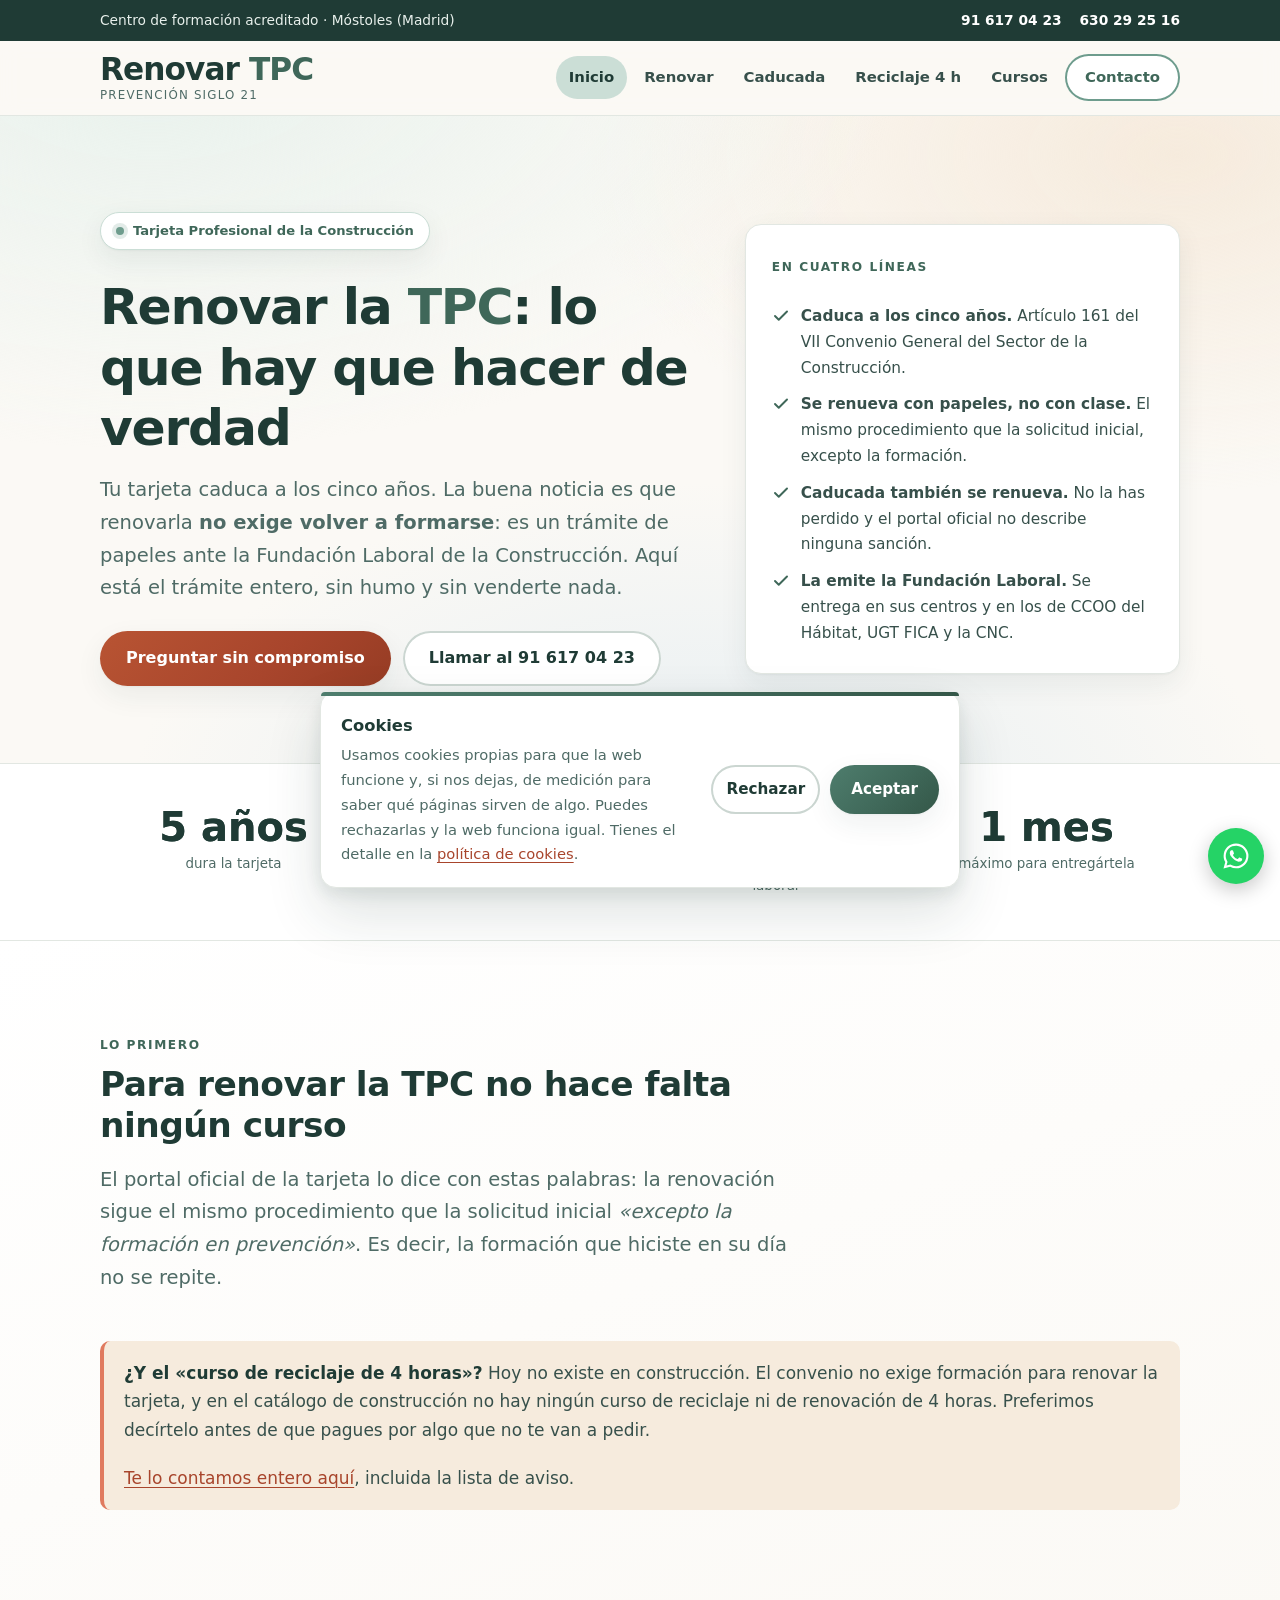
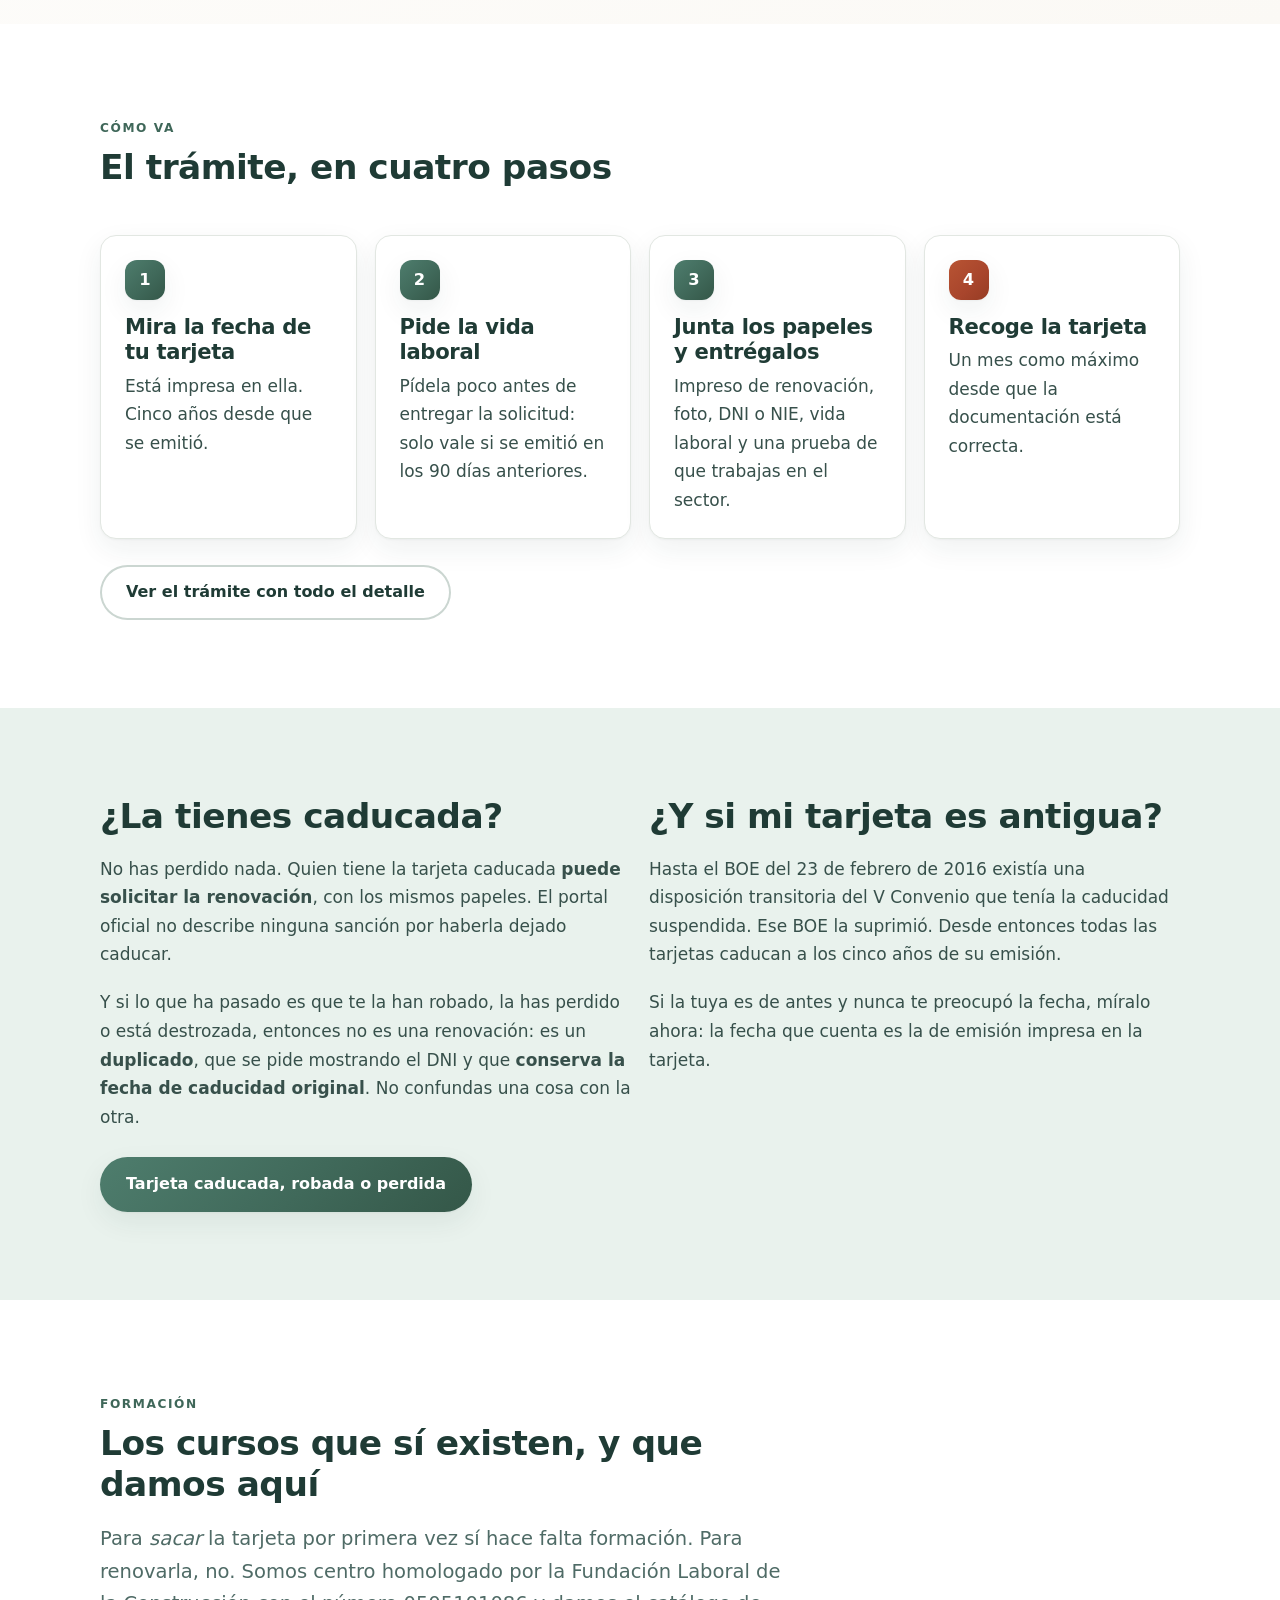
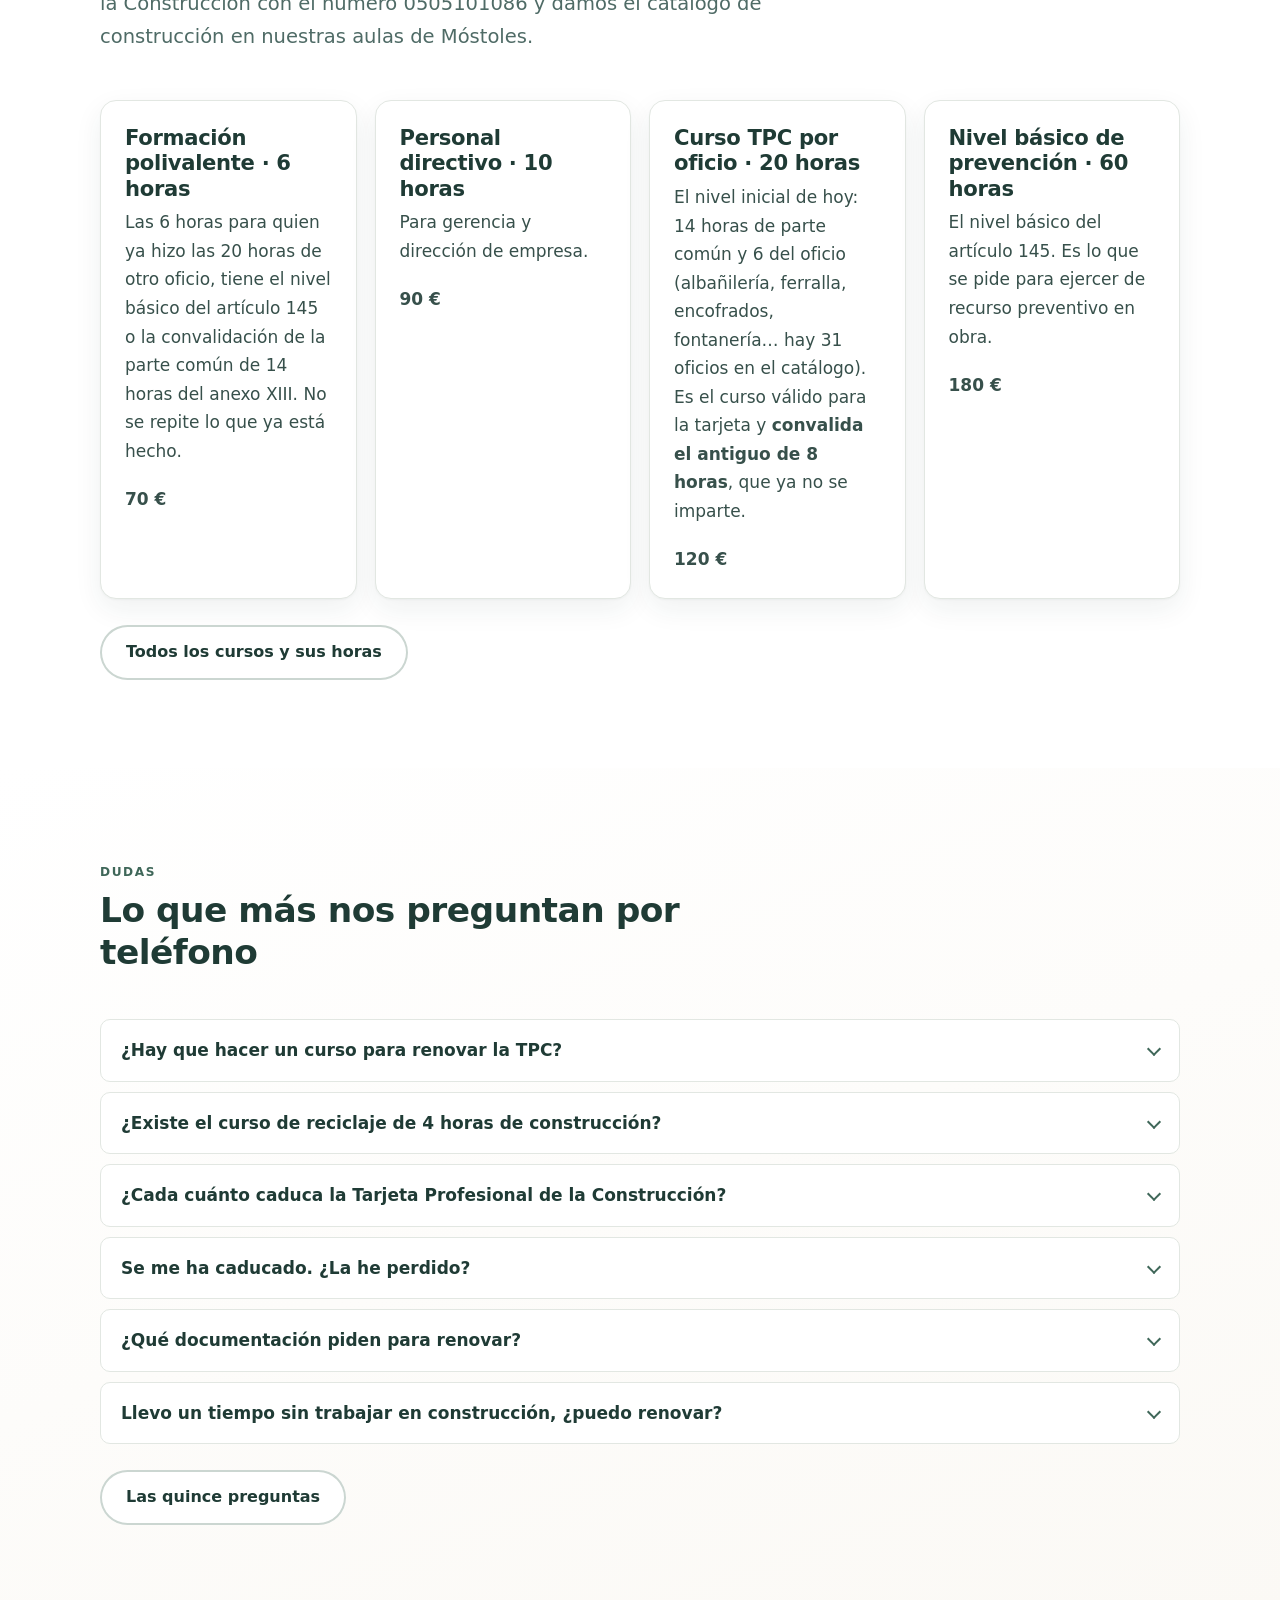
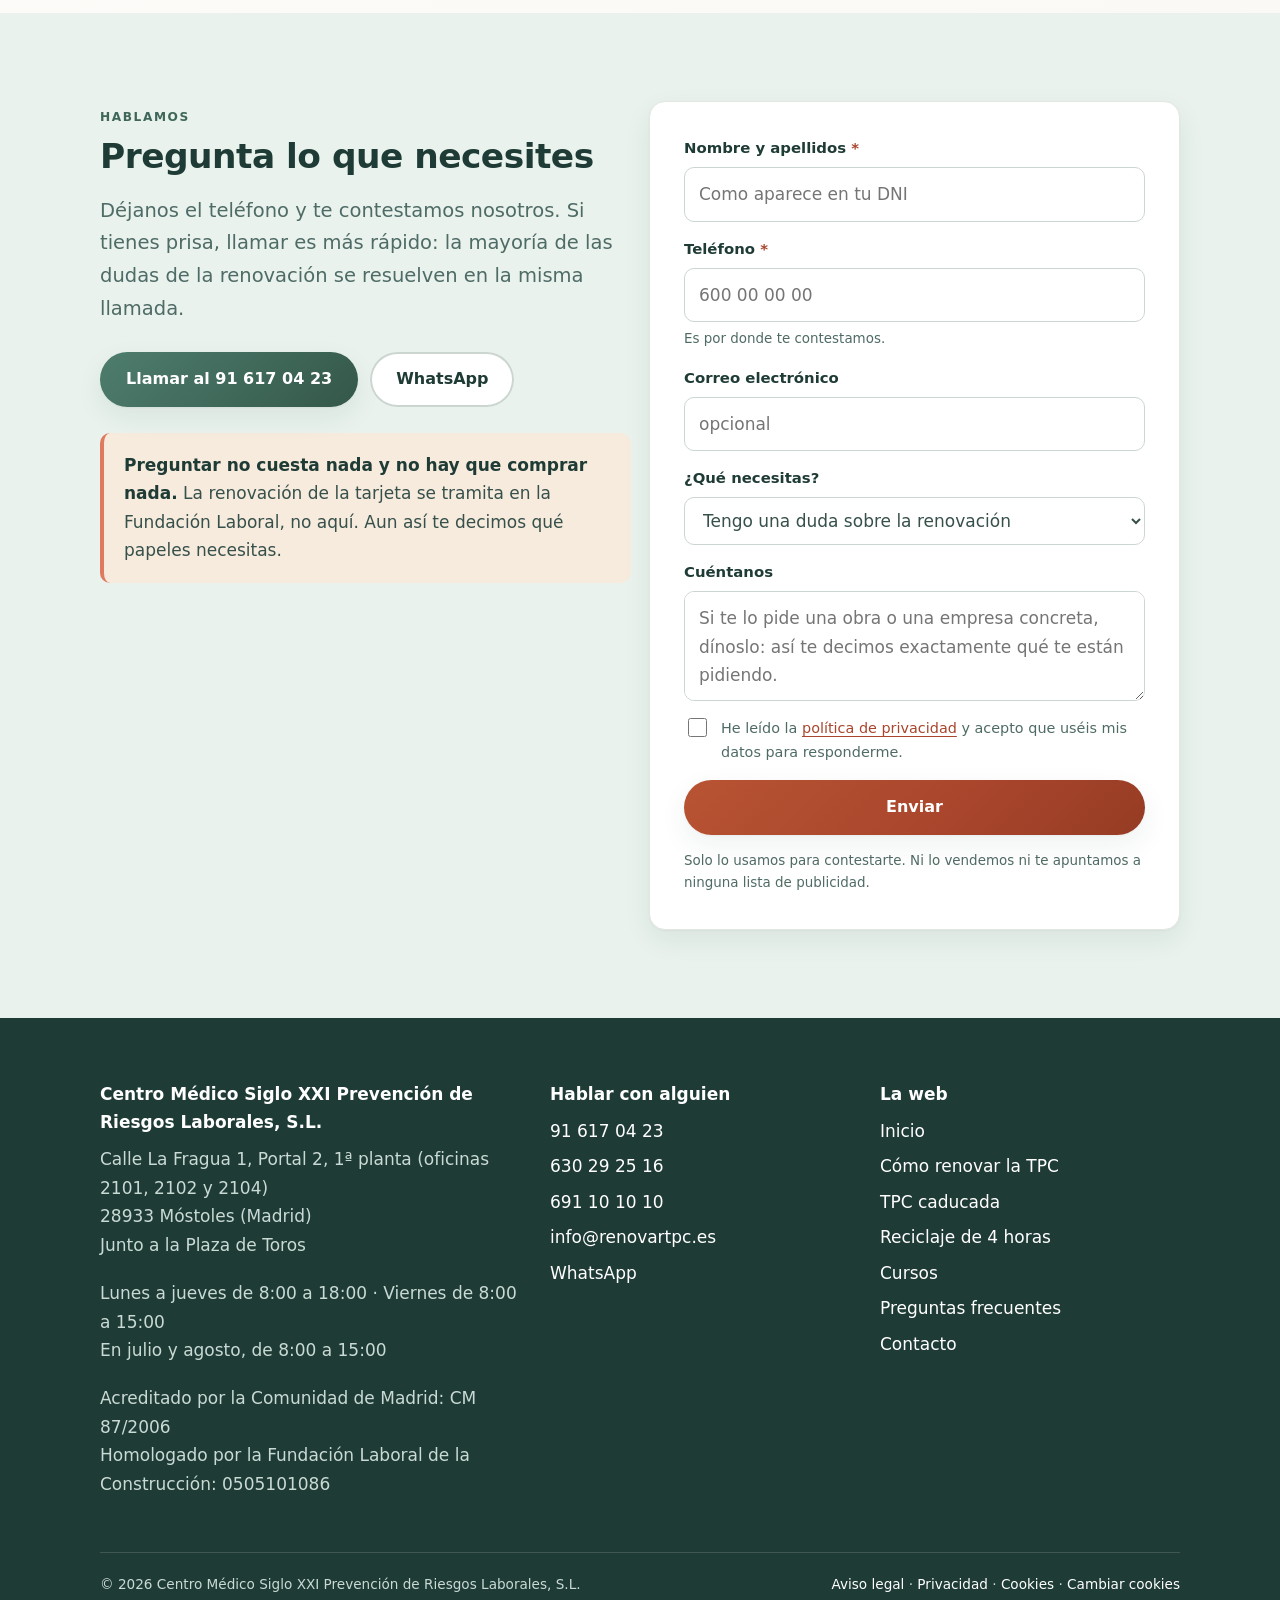
<file: index.html>
<!doctype html>
<html lang="es-ES" data-gtm="GTM-KFSLKC3Q">
<head>
<meta charset="utf-8">
<meta name="viewport" content="width=device-width, initial-scale=1">
<title>Renovar la TPC: cómo se renueva la tarjeta de construcción</title>
<meta name="description" content="Cómo renovar la Tarjeta Profesional de la Construcción: caduca a los cinco años y se renueva con papeles, no con un curso. Centro en Móstoles, Madrid.">
<link rel="canonical" href="https://renovartpc.es/">
<meta name="robots" content="index, follow, max-snippet:-1, max-image-preview:large">
<meta name="theme-color" content="#1F3B35">
<meta property="og:type" content="website">
<meta property="og:site_name" content="Renovar la TPC · Prevención Siglo 21">
<meta property="og:locale" content="es_ES">
<meta property="og:title" content="Renovar la TPC: cómo se renueva la tarjeta de construcción">
<meta property="og:description" content="Cómo renovar la Tarjeta Profesional de la Construcción: caduca a los cinco años y se renueva con papeles, no con un curso. Centro en Móstoles, Madrid.">
<meta property="og:url" content="https://renovartpc.es/">
<meta property="og:image" content="https://renovartpc.es/img/og-renovartpc.jpg">
<meta property="og:image:width" content="1200">
<meta property="og:image:height" content="630">
<meta property="og:image:alt" content="Renovar la Tarjeta Profesional de la Construcción: caducidad, documentación y duplicados, paso a paso">
<meta name="twitter:card" content="summary_large_image">
<meta name="twitter:image" content="https://renovartpc.es/img/og-renovartpc.jpg">
<link rel="icon" href="/favicon.svg" type="image/svg+xml">
<style>:root{--tinta:#1F3B35;--texto:#37504B;--tenue:#4F6B66;--papel:#ffffff;--crema:#FBF9F5;--menta:#E9F2ED;--cielo:#E6EEF2;--arena:#F6EBDD;--salvia:#6E9C8D;--salvia-osc:#3F6759;--salvia-tenue:#CBDED6;--coral:#E07A5F;--coral-osc:#A8452C;--coral-tenue:#FBE7E0;--borde:#E2E7E2;--borde-fuerte:#CBD6D1;--deg-salvia:linear-gradient(135deg,#4E7D6D 0%,#40695A 55%,#345748 100%);--deg-coral:linear-gradient(135deg,#B85433 0%,#A8452C 60%,#963C24 100%);--deg-papel:linear-gradient(160deg,#FFFFFF 0%,#FBF9F5 100%);--deg-hero:radial-gradient(1200px 620px at 12% -8%,#E9F2ED 0%,rgba(233,242,237,0) 62%),radial-gradient(1000px 560px at 92% 6%,#F6EBDD 0%,rgba(246,235,221,0) 60%),radial-gradient(900px 520px at 55% 108%,#E6EEF2 0%,rgba(230,238,242,0) 64%);--sombra:0 1px 2px rgba(31,59,53,.04),0 10px 28px rgba(31,59,53,.07);--sombra-alta:0 6px 16px rgba(31,59,53,.10),0 26px 56px rgba(31,59,53,.14);--brillo:0 0 0 4px rgba(110,156,141,.18);--brillo-coral:0 0 0 4px rgba(224,122,95,.22);--radio:16px;--radio-sm:10px;--ancho:1120px;--fuente:"Segoe UI",system-ui,-apple-system,"Helvetica Neue",Arial,sans-serif}*,*::before,*::after{box-sizing:border-box}html{scroll-behavior:smooth;-webkit-text-size-adjust:100%;overflow-x:hidden;scroll-padding-top:84px}body{margin:0;font-family:var(--fuente);font-size:17px;line-height:1.68;color:var(--texto);background:var(--crema);-webkit-font-smoothing:antialiased}img,svg,iframe{max-width:100%}img{height:auto;display:block}.wrap{width:100%;max-width:var(--ancho);margin:0 auto;padding:0 20px}:focus-visible{outline:3px solid var(--salvia-osc);outline-offset:3px;border-radius:4px}.saltar{position:absolute;left:-9999px;top:0;z-index:100;background:var(--tinta);color:#fff;padding:12px 18px;border-radius:0 0 var(--radio-sm) 0;font-weight:600}.saltar:focus{left:0}h1,h2,h3,h4{color:var(--tinta);line-height:1.2;margin:0 0 .5em;font-weight:700;letter-spacing:-.015em}h1{font-size:clamp(1.95rem,5.2vw,3.15rem);letter-spacing:-.025em}h2{font-size:clamp(1.5rem,3.6vw,2.15rem)}h3{font-size:clamp(1.12rem,2.2vw,1.32rem)}h4{font-size:1.02rem}p{margin:0 0 1.15em}a{color:var(--coral-osc);text-decoration-thickness:1px;text-underline-offset:3px}a:hover{color:var(--tinta)}.entradilla{font-size:clamp(1.05rem,2.1vw,1.22rem);color:var(--tenue);max-width:62ch}.rotulo{display:inline-block;font-size:.76rem;font-weight:800;letter-spacing:.13em;text-transform:uppercase;color:var(--salvia-osc);margin:0 0 .7em}.seccion{padding:clamp(48px,7vw,88px) 0}.seccion--menta{background:var(--menta)}.seccion--crema{background:var(--deg-papel)}.seccion--papel{background:var(--papel)}.cabecera-seccion{max-width:64ch;margin-bottom:clamp(28px,4vw,46px)}.barra{background:var(--tinta);color:#E8F0EC;font-size:.86rem}.barra__in{display:flex;flex-wrap:wrap;gap:6px 22px;align-items:center;justify-content:space-between;padding:9px 20px}.barra a{color:#fff;font-weight:600;text-decoration:none}.barra a:hover{text-decoration:underline}.barra__tels{display:flex;gap:18px;flex-wrap:wrap}.cab{position:sticky;top:0;z-index:50;background:rgba(251,249,245,.92);backdrop-filter:saturate(1.4) blur(10px);border-bottom:1px solid var(--borde)}.cab__in{display:flex;align-items:center;justify-content:space-between;gap:16px;padding:12px 20px}.logo{display:flex;flex-direction:column;text-decoration:none;line-height:1.16}.logo__marca{font-weight:800;font-size:1.16rem;color:var(--tinta);letter-spacing:-.02em}.logo__marca b{color:var(--salvia-osc);font-weight:800}.logo__sub{font-size:.69rem;letter-spacing:.1em;text-transform:uppercase;color:var(--tenue)}.nav ul{display:flex;align-items:center;gap:4px;list-style:none;margin:0;padding:0}.nav a:not(.btn){display:block;padding:9px 13px;border-radius:999px;color:var(--texto);text-decoration:none;font-size:.93rem;font-weight:600;transition:background .18s ease,color .18s ease}.nav a:not(.btn):hover{background:var(--menta);color:var(--tinta)}.nav a:not(.btn).activo{background:var(--salvia-tenue);color:var(--tinta)}.nav .btn{padding:11px 20px;font-size:.93rem}.menu-check,.menu-boton{display:none}.btn{position:relative;z-index:0;overflow:hidden;display:inline-flex;align-items:center;justify-content:center;gap:9px;padding:14px 26px;border:0;border-radius:999px;font:inherit;font-weight:700;font-size:1rem;text-decoration:none;cursor:pointer;transition:transform .22s cubic-bezier(.2,.7,.3,1),box-shadow .22s ease,filter .22s ease}.btn--cta{background:var(--deg-coral);color:#fff;box-shadow:var(--sombra)}.btn--cta:hover{color:#fff;transform:translateY(-2px) scale(1.035);box-shadow:var(--sombra-alta),var(--brillo-coral);filter:saturate(1.06)}.btn--salvia{background:var(--deg-salvia);color:#fff;box-shadow:var(--sombra)}.btn--salvia:hover{color:#fff;transform:translateY(-2px) scale(1.035);box-shadow:var(--sombra-alta),var(--brillo)}.btn--linea{background:var(--papel);color:var(--tinta);box-shadow:inset 0 0 0 2px var(--borde-fuerte)}.btn--linea:hover{color:var(--tinta);transform:translateY(-2px) scale(1.035);box-shadow:inset 0 0 0 2px var(--salvia),var(--brillo)}.btn:active{transform:translateY(0) scale(.99)}.btn::after{content:"";position:absolute;z-index:-1;top:-60%;bottom:-60%;left:-55%;width:38%;background:linear-gradient(100deg,transparent 0%,rgba(255,255,255,.10) 26%,rgba(255,255,255,.55) 50%,rgba(255,255,255,.10) 74%,transparent 100%);transform:translateX(0) skewX(-18deg);animation:destello 4.2s cubic-bezier(.5,0,.5,1) infinite}.btn--linea::after{background:linear-gradient(100deg,transparent,rgba(110,156,141,.18) 50%,transparent)}.btn:hover::after{animation-duration:1.2s}@keyframes destello{0%{transform:translateX(0) skewX(-18deg)}55%,100%{transform:translateX(455%) skewX(-18deg)}}.botonera{display:flex;flex-wrap:wrap;gap:12px;margin-top:26px}.hero{position:relative;overflow:hidden;background:var(--crema)}.hero::before{content:"";position:absolute;inset:0;background:var(--deg-hero);pointer-events:none}.hero__in{position:relative;padding:clamp(46px,8vw,96px) 20px clamp(40px,6vw,78px)}.hero__grid{display:grid;gap:clamp(30px,5vw,56px);align-items:center}.sello{display:inline-flex;align-items:center;gap:9px;background:var(--papel);border:1px solid var(--salvia-tenue);color:var(--salvia-osc);font-weight:700;font-size:.82rem;padding:7px 15px;border-radius:999px;box-shadow:var(--sombra)}.sello__punto{width:8px;height:8px;border-radius:50%;background:var(--salvia);box-shadow:0 0 0 4px rgba(110,156,141,.20)}.hero h1{margin:.55em 0 .3em}.hero h1 em{font-style:normal;color:var(--salvia-osc)}.ficha{background:var(--papel);border-radius:var(--radio);box-shadow:var(--sombra);padding:26px;border:1px solid var(--borde);position:relative;overflow:hidden}.ficha::before{content:"";position:absolute;inset:0 0 auto 0;height:5px;background:var(--deg-salvia)}.ficha__precio{display:flex;align-items:baseline;gap:10px;margin-bottom:2px}.ficha__euros{font-size:clamp(2.5rem,7vw,3.4rem);font-weight:800;color:var(--tinta);line-height:1}.ficha__iva{font-size:.9rem;color:var(--tenue);font-weight:600}.ficha__lista{list-style:none;margin:18px 0 0;padding:0;display:grid;gap:11px}.ficha__lista li{display:flex;gap:11px;align-items:flex-start;font-size:.96rem}.ficha__lista svg{flex:none;margin-top:3px}.cifras{background:var(--papel);border-top:1px solid var(--borde);border-bottom:1px solid var(--borde)}.cifras__grid{display:grid;grid-template-columns:repeat(4,1fr);gap:4px;padding:32px 0;text-align:center}.cifra__n{display:block;font-weight:800;line-height:1.05;color:var(--tinta);font-size:clamp(1.65rem,3.6vw,2.5rem)}.cifra__t{display:block;font-size:.84rem;color:var(--tenue);margin-top:5px}.rejilla{display:grid;gap:18px}.rejilla--2{grid-template-columns:repeat(2,1fr)}.rejilla--3{grid-template-columns:repeat(3,1fr)}.rejilla--4{grid-template-columns:repeat(4,1fr)}.tarjeta{background:var(--papel);border:1px solid var(--borde);border-radius:var(--radio);padding:24px;box-shadow:var(--sombra);position:relative;overflow:hidden;transition:transform .26s cubic-bezier(.2,.7,.3,1),box-shadow .26s ease,border-color .26s ease}.tarjeta:hover{transform:translateY(-4px) scale(1.012);box-shadow:var(--sombra-alta);border-color:var(--salvia-tenue)}.tarjeta h3{margin-bottom:.35em}.tarjeta p:last-child{margin-bottom:0}.tarjeta__num{display:inline-flex;align-items:center;justify-content:center;width:40px;height:40px;border-radius:12px;margin-bottom:14px;background:var(--deg-salvia);color:#fff;font-weight:800;font-size:1.02rem;box-shadow:var(--sombra)}.tarjeta--acento .tarjeta__num{background:var(--deg-coral)}.icono{display:inline-flex;align-items:center;justify-content:center;width:44px;height:44px;border-radius:13px;margin-bottom:14px;background:var(--menta);color:var(--salvia-osc)}.icono svg{width:22px;height:22px}.aviso{background:var(--arena);border-left:4px solid var(--coral);border-radius:var(--radio-sm);padding:18px 20px;margin:26px 0}.aviso p:last-child{margin-bottom:0}.aviso strong{color:var(--tinta)}.bloque{background:var(--papel);border:1px solid var(--borde);border-radius:var(--radio);overflow:hidden;margin-bottom:14px;transition:box-shadow .24s ease,border-color .24s ease}.bloque:hover{box-shadow:var(--sombra);border-color:var(--salvia-tenue)}.bloque__cab{display:flex;gap:14px;align-items:center;padding:18px 22px;background:var(--deg-papel)}.bloque__n{flex:none;width:34px;height:34px;border-radius:10px;display:grid;place-items:center;background:var(--menta);color:var(--salvia-osc);font-weight:800;font-size:.92rem}.bloque__cab h3{margin:0;font-size:1.06rem}.bloque ul{margin:0;padding:4px 22px 20px 48px;color:var(--texto)}.bloque li{margin:.3em 0}.pregunta{background:var(--papel);border:1px solid var(--borde);border-radius:var(--radio-sm);margin-bottom:10px;overflow:hidden;transition:border-color .2s ease,box-shadow .2s ease}.pregunta:hover{border-color:var(--salvia-tenue);box-shadow:var(--sombra)}.pregunta[open]{border-color:var(--salvia-tenue);box-shadow:var(--sombra)}.pregunta summary{cursor:pointer;list-style:none;padding:16px 52px 16px 20px;font-weight:700;color:var(--tinta);position:relative}.pregunta summary::-webkit-details-marker{display:none}.pregunta summary::after{content:"";position:absolute;right:20px;top:50%;width:10px;height:10px;margin-top:-6px;border-right:2.5px solid var(--salvia-osc);border-bottom:2.5px solid var(--salvia-osc);transform:rotate(45deg);transition:transform .22s ease}.pregunta[open] summary::after{transform:rotate(-135deg);margin-top:-2px}.pregunta__cuerpo{padding:0 20px 18px}.pregunta__cuerpo p:last-child{margin-bottom:0}.tabla-envoltorio{overflow-x:auto;border-radius:var(--radio);border:1px solid var(--borde);background:var(--papel)}table{width:100%;border-collapse:collapse;font-size:.95rem}th,td{padding:13px 16px;text-align:left;border-bottom:1px solid var(--borde)}th{background:var(--menta);color:var(--tinta);font-weight:700;white-space:nowrap}tr:last-child td{border-bottom:0}.form{display:grid;gap:15px}.campo{display:grid;gap:6px}.campo label{font-weight:600;font-size:.93rem;color:var(--tinta)}.campo .obl{color:var(--coral-osc)}.campo input,.campo select,.campo textarea{font:inherit;color:var(--texto);background:var(--papel);border:1.5px solid var(--borde-fuerte);border-radius:var(--radio-sm);padding:12px 14px;width:100%;transition:border-color .18s ease,box-shadow .18s ease}.campo input:hover,.campo select:hover,.campo textarea:hover{border-color:var(--salvia)}.campo input:focus,.campo select:focus,.campo textarea:focus{outline:none;border-color:var(--salvia-osc);box-shadow:var(--brillo)}.campo textarea{min-height:110px;resize:vertical}.campo .pista{font-size:.84rem;color:var(--tenue)}.consentimiento{display:flex;gap:11px;align-items:flex-start;font-size:.9rem;color:var(--tenue)}.consentimiento input{width:19px;height:19px;flex:none;margin-top:2px;accent-color:var(--salvia-osc)}.form__aviso{font-size:.84rem;color:var(--tenue);margin:0}.form-caja{background:var(--papel);border:1px solid var(--borde);border-radius:var(--radio);padding:clamp(22px,3.5vw,34px);box-shadow:var(--sombra)}.resultado{border-radius:var(--radio-sm);padding:15px 18px;font-weight:600;margin-top:4px}.resultado--ok{background:var(--menta);color:var(--salvia-osc);border:1px solid var(--salvia-tenue)}.resultado--mal{background:var(--coral-tenue);color:var(--coral-osc);border:1px solid #F0C4B7}.pie{background:var(--tinta);color:#C9DAD4;padding:clamp(40px,5vw,62px) 0 26px}.pie a{color:#fff;text-decoration:none}.pie a:hover{text-decoration:underline;color:#fff}.pie__grid{display:grid;gap:30px}.pie__titulo{color:#fff;font-weight:700;margin-bottom:.5em}.pie ul{list-style:none;margin:0;padding:0;display:grid;gap:7px}.pie__legal{margin-top:34px;padding-top:20px;border-top:1px solid rgba(255,255,255,.14);font-size:.85rem;display:flex;flex-wrap:wrap;gap:8px 20px;justify-content:space-between}.wasap{position:fixed;right:16px;bottom:16px;z-index:40;width:56px;height:56px;border-radius:50%;display:grid;place-items:center;background:#25D366;color:#fff;box-shadow:0 6px 20px rgba(0,0,0,.22);transition:transform .22s cubic-bezier(.2,.7,.3,1),box-shadow .22s ease}.wasap:hover{transform:scale(1.1);box-shadow:0 10px 28px rgba(0,0,0,.28);color:#fff}.wasap svg{width:30px;height:30px}.js .aparece{opacity:0;transform:translateY(20px)}.js .aparece.visible{opacity:1;transform:none;transition:opacity .55s ease,transform .55s ease}@media (prefers-reduced-motion:reduce){html{scroll-behavior:auto}.js .aparece{opacity:1;transform:none;transition:none}.btn::after{display:none}.btn:hover,.tarjeta:hover,.wasap:hover{transform:none}*{animation-duration:.001ms !important;animation-iteration-count:1 !important}}@media (min-width:720px){.hero__grid{grid-template-columns:1.15fr .85fr}.pie__grid{grid-template-columns:1.4fr 1fr 1fr}}@media (max-width:980px){.rejilla--4{grid-template-columns:repeat(2,1fr)}}@media (max-width:860px){.cab__in{flex-wrap:wrap}.menu-boton{display:grid;place-items:center;width:46px;height:46px;border-radius:12px;cursor:pointer;background:var(--menta)}.menu-boton span,.menu-boton span::before,.menu-boton span::after{content:"";display:block;width:20px;height:2px;border-radius:2px;background:var(--tinta);transition:transform .22s ease,opacity .22s ease}.menu-boton span::before{transform:translateY(-6px)}.menu-boton span::after{transform:translateY(4px)}.menu-check:checked + .menu-boton span{background:transparent}.menu-check:checked + .menu-boton span::before{transform:translateY(0) rotate(45deg)}.menu-check:checked + .menu-boton span::after{transform:translateY(-2px) rotate(-45deg)}.nav{flex-basis:100%;max-height:0;overflow:hidden;transition:max-height .3s ease}.menu-check:checked ~ .nav{max-height:32rem}.nav ul{flex-direction:column;align-items:stretch;gap:2px;padding:8px 0 12px}.nav a{padding:12px 14px;border-radius:var(--radio-sm)}.nav .btn{width:100%;margin-top:8px}}@media (max-width:700px){.rejilla--2,.rejilla--3{grid-template-columns:1fr}.cifras__grid{grid-template-columns:1fr 1fr;gap:22px 4px}.barra__in{justify-content:center;text-align:center}}@media (max-width:420px){.rejilla--4{grid-template-columns:1fr}}@media print{.cab,.barra,.wasap,.botonera,.form-caja,.pie__legal{display:none}body{background:#fff;font-size:12pt}.seccion{padding:12pt 0}a[href^="http"]::after{content:" (" attr(href) ")";font-size:9pt;color:#555}}.cookies{position:fixed;left:12px;right:12px;bottom:12px;z-index:60;background:var(--papel);border:1px solid var(--borde);border-radius:var(--radio);box-shadow:var(--sombra-alta);padding:20px;max-width:640px;margin:0 auto;opacity:0;transform:translateY(16px);transition:opacity .3s ease,transform .3s cubic-bezier(.2,.7,.3,1)}.cookies.visible{opacity:1;transform:none}.cookies::before{content:"";position:absolute;inset:0 0 auto 0;height:4px;border-radius:var(--radio) var(--radio) 0 0;background:var(--deg-salvia)}.cookies__in{display:grid;gap:16px}.cookies__texto strong{display:block;color:var(--tinta);font-size:1.02rem;margin-bottom:4px}.cookies__texto p{margin:0;font-size:.92rem;color:var(--tenue)}.cookies__botones{display:flex;gap:10px}.cookies__botones .btn{flex:1;padding:12px 18px;font-size:.95rem}@media (min-width:620px){.cookies__in{grid-template-columns:1fr auto;align-items:center}.cookies__botones{flex:none}}@media (prefers-reduced-motion:reduce){.cookies{transition:none;opacity:1;transform:none}}.logo__marca{font-size:1.95rem;letter-spacing:-.03em;line-height:1.05}.logo__sub{font-size:.74rem;margin-top:3px}@media (max-width:520px){.logo__marca{font-size:1.5rem}}.nav .btn--cta{background:var(--papel);color:var(--salvia-osc);box-shadow:inset 0 0 0 2px var(--salvia);transition:transform .24s cubic-bezier(.2,.7,.3,1),box-shadow .24s ease,background .24s ease,color .24s ease}.nav .btn--cta:hover{transform:scale(1.2);color:#fff;background:var(--deg-salvia);box-shadow:inset 0 0 0 2px transparent,var(--sombra-alta),var(--brillo)}.nav .btn--cta::after{display:none}.linterna{position:relative;overflow:hidden}.linterna::before{content:"";position:absolute;inset:0;pointer-events:none;opacity:0;transition:opacity .35s ease;background:radial-gradient(220px circle at var(--mx,50%) var(--my,50%),rgba(110,156,141,.30) 0%,rgba(110,156,141,.14) 38%,rgba(110,156,141,0) 70%)}.linterna:hover::before{opacity:1}.cifra__n{background-image:linear-gradient(100deg,var(--tinta) 0%,var(--tinta) 40%,var(--salvia) 50%,var(--tinta) 60%,var(--tinta) 100%);background-size:300% 100%;background-position:100% 0;-webkit-background-clip:text;background-clip:text;transition:background-position .75s ease}.cifras__grid>div:hover .cifra__n{background-position:0 0;-webkit-text-fill-color:transparent;color:transparent}.cifras__grid>div{border-radius:var(--radio);padding:10px 6px}.ficha--luz{transition:box-shadow .3s ease,border-color .3s ease}.ficha--luz:hover{box-shadow:var(--sombra-alta);border-color:var(--salvia-tenue)}.ficha--luz::before{z-index:2}.tarjeta.linterna:hover{border-color:var(--salvia)}.barras{margin:26px 0 6px}.barras__barra{display:flex;height:54px;border-radius:12px;overflow:hidden;box-shadow:var(--sombra);border:1px solid var(--borde)}.barras__parte{display:grid;place-items:center;color:#fff;font-weight:800;font-size:1.02rem;letter-spacing:-.01em}.barras__parte--aula{flex:20;background:linear-gradient(135deg,#35594C 0%,#2B4A3F 100%)}.barras__parte--online{flex:40;background:linear-gradient(135deg,#4E7D6D 0%,#40695A 100%)}.barras__pies{display:flex;margin-top:10px;gap:0}.barras__pie{font-size:.9rem;color:var(--tenue);padding-right:12px}.barras__pie strong{display:block;color:var(--tinta);font-size:.98rem}.barras__pie--aula{flex:20}.barras__pie--online{flex:40}@media (max-width:560px){.barras__parte{font-size:.88rem}.barras__pie{font-size:.82rem}}.temario-2{display:grid;gap:14px;align-items:start}@media (min-width:860px){.temario-2{grid-template-columns:1fr 1fr}}.temario-2 .bloque{margin-bottom:0}.temario-2 .bloque ul{padding:4px 20px 18px 46px;font-size:.95rem}.tels{list-style:none;margin:0;padding:0;display:grid;gap:10px;text-align:center}.tels a{display:block;font-size:1.28rem;font-weight:800;color:var(--salvia-osc);text-decoration:none;letter-spacing:-.01em;padding:8px 10px;border-radius:var(--radio-sm);transition:background .18s ease,transform .18s ease}.tels a:hover{background:var(--menta);color:var(--tinta);transform:scale(1.04)}.direccion{color:var(--texto);text-decoration:none;display:inline-block}.direccion:hover{color:var(--salvia-osc);text-decoration:underline}@media (prefers-reduced-motion:reduce){.linterna::before{display:none}.cifra__n{background-image:none;transition:none}.cifras__grid>div:hover .cifra__n{color:var(--tinta);-webkit-text-fill-color:currentColor}.nav .btn--cta:hover,.tels a:hover{transform:none}}main>.seccion:first-child{padding-top:clamp(22px,3vw,40px);padding-bottom:clamp(10px,1.4vw,18px)}main>.seccion:first-child .cabecera-seccion{margin-bottom:0}main>.seccion:first-child + .seccion{padding-top:clamp(20px,2.6vw,40px)}main>.seccion:first-child .entradilla:last-child{margin-bottom:0}main>.seccion:first-child h1{margin-bottom:.35em}@media (max-width:700px){main>.seccion:first-child{padding-top:18px;padding-bottom:8px}main>.seccion:first-child + .seccion{padding-top:18px}.seccion{padding:34px 0}.cabecera-seccion{margin-bottom:20px}main>.seccion:first-child .botonera{margin-top:18px}}</style>
<script type="application/ld+json">{"@context":"https://schema.org","@type":["EducationalOrganization","LocalBusiness"],"@id":"https://renovartpc.es/#centro","name":"Prevención Siglo 21 — Centro de formación","legalName":"Centro Médico Siglo XXI Prevención de Riesgos Laborales, S.L.","url":"https://renovartpc.es","telephone":["+34916170423","+34630292516","+34691101010"],"email":"info@renovartpc.es","address":{"@type":"PostalAddress","streetAddress":"Calle La Fragua 1, Portal 2, 1ª planta (oficinas 2101, 2102 y 2104)","postalCode":"28933","addressLocality":"Móstoles","addressRegion":"Madrid","addressCountry":"ES"},"areaServed":{"@type":"AdministrativeArea","name":"Comunidad de Madrid"},"geo":{"@type":"GeoCoordinates","latitude":40.341751,"longitude":-3.863215},"identifier":[{"@type":"PropertyValue","name":"Acreditación de la Comunidad de Madrid","value":"CM 87/2006"},{"@type":"PropertyValue","name":"Homologación de la Fundación Laboral de la Construcción","value":"0505101086"}],"openingHoursSpecification":[{"@type":"OpeningHoursSpecification","dayOfWeek":["Monday","Tuesday","Wednesday","Thursday"],"opens":"08:00","closes":"18:00"},{"@type":"OpeningHoursSpecification","dayOfWeek":"Friday","opens":"08:00","closes":"15:00"}]}</script>
<script type="application/ld+json">{"@context":"https://schema.org","@type":"HowTo","@id":"https://renovartpc.es/renovar-la-tpc/#howto","name":"Cómo renovar la Tarjeta Profesional de la Construcción","description":"El procedimiento de renovación de la TPC: es el mismo que el de la solicitud inicial excepto la formación en prevención, que no se exige.","inLanguage":"es","totalTime":"P1M","supply":[{"@type":"HowToSupply","name":"Impreso de solicitud de renovación"},{"@type":"HowToSupply","name":"Una foto tamaño carnet"},{"@type":"HowToSupply","name":"Fotocopia del DNI o del NIE"},{"@type":"HowToSupply","name":"Informe de vida laboral"}],"step":[{"@type":"HowToStep","position":1,"name":"Comprueba la fecha de caducidad de tu tarjeta","text":"La TPC caduca a los cinco años de su emisión (artículo 161 del VII Convenio General del Sector de la Construcción). La fecha está impresa en la propia tarjeta. Si ya ha pasado, se puede renovar igualmente.","url":"https://renovartpc.es/renovar-la-tpc/#paso-1"},{"@type":"HowToStep","position":2,"name":"Pide el informe de vida laboral","text":"Tiene que estar emitido dentro de los 90 días anteriores a la solicitud. Si es más antiguo, no vale y te lo requerirán.","url":"https://renovartpc.es/renovar-la-tpc/#paso-2"},{"@type":"HowToStep","position":3,"name":"Reúne el resto de la documentación","text":"Impreso de solicitud de renovación, una foto tamaño carnet y fotocopia del DNI o NIE. Y al menos uno de estos: certificado de empresa para la Fundación Laboral (Anexo VI), certificado de empresa para el Servicio Público de Empleo, recibos de salarios o contrato de trabajo.","url":"https://renovartpc.es/renovar-la-tpc/#paso-3"},{"@type":"HowToStep","position":4,"name":"Entrégalo en un punto de tramitación","text":"Centros de la Fundación Laboral de la Construcción, sedes de las asociaciones de la CNC, sedes de CCOO del Hábitat o de UGT FICA.","url":"https://renovartpc.es/renovar-la-tpc/#paso-4"},{"@type":"HowToStep","position":5,"name":"Espera la tarjeta","text":"La entrega tarda un mes como máximo desde que la documentación está correcta. Si falta algo, tienes 10 días para subsanarlo.","url":"https://renovartpc.es/renovar-la-tpc/#paso-5"}]}</script>
</head>
<body>
<a class="saltar" href="#principal">Saltar al contenido</a>

<div class="barra">
  <div class="wrap barra__in">
    <span>Centro de formación acreditado · Móstoles (Madrid)</span>
    <span class="barra__tels"><a href="tel:+34916170423">91 617 04 23</a> <a href="tel:+34630292516">630 29 25 16</a></span>
  </div>
</div>

<header class="cab">
  <div class="wrap cab__in">
    <a class="logo" href="/">
      <span class="logo__marca">Renovar <b>TPC</b></span>
      <span class="logo__sub">Prevención Siglo 21</span>
    </a>
    <input type="checkbox" id="abrir-menu" class="menu-check" hidden>
    <label for="abrir-menu" class="menu-boton" aria-label="Abrir el menú"><span></span></label>
    <nav class="nav" aria-label="Principal">
      <ul>
        <li><a href="/" class="activo" aria-current="page">Inicio</a></li>
        <li><a href="/renovar-la-tpc/">Renovar</a></li>
        <li><a href="/tpc-caducada/">Caducada</a></li>
        <li><a href="/curso-reciclaje-4-horas/">Reciclaje 4 h</a></li>
        <li><a href="/cursos/">Cursos</a></li>
        <li><a class="btn btn--cta" href="/contacto/">Contacto</a></li>
      </ul>
    </nav>
  </div>
</header>

<main id="principal">

<section class="hero">
  <div class="wrap hero__in">
    <div class="hero__grid">
      <div>
        <span class="sello"><span class="sello__punto"></span>Tarjeta Profesional de la Construcción</span>
        <h1>Renovar la <em>TPC</em>: lo que hay que hacer de verdad</h1>
        <p class="entradilla">Tu tarjeta caduca a los cinco años. La buena
        noticia es que renovarla <strong>no exige volver a formarse</strong>:
        es un trámite de papeles ante la Fundación Laboral de la Construcción.
        Aquí está el trámite entero, sin humo y sin venderte nada.</p>
        <div class="botonera"><a class="btn btn--cta" href="/contacto/">Preguntar sin compromiso</a><a class="btn btn--linea" href="tel:+34916170423">Llamar al 91 617 04 23</a></div>
      </div>

      <aside class="ficha ficha--luz linterna aparece" data-orden="1">
        <p class="rotulo">En cuatro líneas</p>
        <ul class="ficha__lista"><li><svg width="18" height="18" viewBox="0 0 24 24" fill="none" stroke="#3F6759" stroke-width="2.6" stroke-linecap="round" stroke-linejoin="round" aria-hidden="true"><path d="M20 6 9 17l-5-5"/></svg><span><strong>Caduca a los cinco años.</strong> Artículo 161 del VII Convenio General del Sector de la Construcción.</span></li><li><svg width="18" height="18" viewBox="0 0 24 24" fill="none" stroke="#3F6759" stroke-width="2.6" stroke-linecap="round" stroke-linejoin="round" aria-hidden="true"><path d="M20 6 9 17l-5-5"/></svg><span><strong>Se renueva con papeles, no con clase.</strong> El mismo procedimiento que la solicitud inicial, excepto la formación.</span></li><li><svg width="18" height="18" viewBox="0 0 24 24" fill="none" stroke="#3F6759" stroke-width="2.6" stroke-linecap="round" stroke-linejoin="round" aria-hidden="true"><path d="M20 6 9 17l-5-5"/></svg><span><strong>Caducada también se renueva.</strong> No la has perdido y el portal oficial no describe ninguna sanción.</span></li><li><svg width="18" height="18" viewBox="0 0 24 24" fill="none" stroke="#3F6759" stroke-width="2.6" stroke-linecap="round" stroke-linejoin="round" aria-hidden="true"><path d="M20 6 9 17l-5-5"/></svg><span><strong>La emite la Fundación Laboral.</strong> Se entrega en sus centros y en los de CCOO del Hábitat, UGT FICA y la CNC.</span></li></ul>
      </aside>
    </div>
  </div>
</section>

<section class="cifras">
  <div class="wrap">
    <div class="cifras__grid"><div class="linterna"><span class="cifra__n">5 años</span><span class="cifra__t">dura la tarjeta</span></div><div class="linterna"><span class="cifra__n">0 horas</span><span class="cifra__t">de formación para renovar</span></div><div class="linterna"><span class="cifra__n">90 días</span><span class="cifra__t">de antigüedad máxima de la vida laboral</span></div><div class="linterna"><span class="cifra__n">1 mes</span><span class="cifra__t">máximo para entregártela</span></div></div>
  </div>
</section>

<section class="seccion seccion--crema">
  <div class="wrap">
    <div class="cabecera-seccion aparece">
      <p class="rotulo">Lo primero</p>
      <h2>Para renovar la TPC no hace falta ningún curso</h2>
      <p class="entradilla">El portal oficial de la tarjeta lo dice con estas
      palabras: la renovación sigue el mismo procedimiento que la solicitud
      inicial <em>«excepto la formación en prevención»</em>. Es decir, la
      formación que hiciste en su día no se repite.</p>
    </div>
    
<div class="aviso aparece" data-orden="1">
  <p><strong>¿Y el «curso de reciclaje de 4 horas»?</strong> Hoy no existe en
  construcción. El convenio no exige formación para renovar la tarjeta, y en el
  catálogo de construcción no hay ningún curso de reciclaje ni de renovación de
  4 horas. Preferimos decírtelo antes de que pagues por algo que no te van a
  pedir.</p>
  <p><a href="/curso-reciclaje-4-horas/">Te lo contamos entero aquí</a>, incluida la lista de aviso.</p>
</div>
  </div>
</section>

<section class="seccion seccion--papel">
  <div class="wrap">
    <div class="cabecera-seccion aparece">
      <p class="rotulo">Cómo va</p>
      <h2>El trámite, en cuatro pasos</h2>
    </div>
    <div class="rejilla rejilla--4"><article class="tarjeta aparece" data-orden="0"><span class="tarjeta__num">1</span><h3>Mira la fecha de tu tarjeta</h3><p>Está impresa en ella. Cinco años desde que se emitió.</p></article><article class="tarjeta aparece" data-orden="1"><span class="tarjeta__num">2</span><h3>Pide la vida laboral</h3><p>Pídela poco antes de entregar la solicitud: solo vale si se emitió en los 90 días anteriores.</p></article><article class="tarjeta aparece" data-orden="2"><span class="tarjeta__num">3</span><h3>Junta los papeles y entrégalos</h3><p>Impreso de renovación, foto, DNI o NIE, vida laboral y una prueba de que trabajas en el sector.</p></article><article class="tarjeta tarjeta--acento aparece" data-orden="3"><span class="tarjeta__num">4</span><h3>Recoge la tarjeta</h3><p>Un mes como máximo desde que la documentación está correcta.</p></article></div>
    <div class="botonera">
      <a class="btn btn--linea" href="/renovar-la-tpc/">Ver el trámite con todo el detalle</a>
    </div>
  </div>
</section>

<section class="seccion seccion--menta">
  <div class="wrap">
    <div class="rejilla rejilla--2">
      <div class="aparece">
        <h2>¿La tienes caducada?</h2>
        <p>No has perdido nada. Quien tiene la tarjeta caducada
        <strong>puede solicitar la renovación</strong>, con los mismos papeles.
        El portal oficial no describe ninguna sanción por haberla dejado
        caducar.</p>
        <p>Y si lo que ha pasado es que te la han robado, la has perdido o está
        destrozada, entonces no es una renovación: es un <strong>duplicado</strong>,
        que se pide mostrando el DNI y que <strong>conserva la fecha de
        caducidad original</strong>. No confundas una cosa con la otra.</p>
        <div class="botonera">
          <a class="btn btn--salvia" href="/tpc-caducada/">Tarjeta caducada, robada o perdida</a>
        </div>
      </div>
      <div class="aparece" data-orden="1">
        <h2>¿Y si mi tarjeta es antigua?</h2>
        <p>Hasta el BOE del 23 de febrero de 2016 existía una disposición transitoria del
        V Convenio que tenía la caducidad suspendida. Ese BOE la suprimió. Desde entonces todas las
        tarjetas caducan a los cinco años de su emisión.</p>
        <p>Si la tuya es de antes y nunca te preocupó la fecha, míralo ahora:
        la fecha que cuenta es la de emisión impresa en la tarjeta.</p>
      </div>
    </div>
  </div>
</section>

<section class="seccion seccion--papel">
  <div class="wrap">
    <div class="cabecera-seccion aparece">
      <p class="rotulo">Formación</p>
      <h2>Los cursos que sí existen, y que damos aquí</h2>
      <p class="entradilla">Para <em>sacar</em> la tarjeta por primera vez sí
      hace falta formación. Para renovarla, no. Somos centro homologado por la
      Fundación Laboral de la Construcción con el número 0505101086 y damos el
      catálogo de construcción en nuestras aulas de Móstoles.</p>
    </div>
    <div class="rejilla rejilla--4"><article class="tarjeta linterna aparece" data-orden="0"><h3>Formación polivalente · 6 horas</h3><p>Las 6 horas para quien ya hizo las 20 horas de otro oficio, tiene el nivel básico del artículo 145 o la convalidación de la parte común de 14 horas del anexo XIII. No se repite lo que ya está hecho.</p><p><strong>70 €</strong></p></article><article class="tarjeta linterna aparece" data-orden="1"><h3>Personal directivo · 10 horas</h3><p>Para gerencia y dirección de empresa.</p><p><strong>90 €</strong></p></article><article class="tarjeta linterna aparece" data-orden="2"><h3>Curso TPC por oficio · 20 horas</h3><p>El nivel inicial de hoy: 14 horas de parte común y 6 del oficio (albañilería, ferralla, encofrados, fontanería… hay 31 oficios en el catálogo). Es el curso válido para la tarjeta y <strong>convalida el antiguo de 8 horas</strong>, que ya no se imparte.</p><p><strong>120 €</strong></p></article><article class="tarjeta linterna aparece" data-orden="3"><h3>Nivel básico de prevención · 60 horas</h3><p>El nivel básico del artículo 145. Es lo que se pide para ejercer de recurso preventivo en obra.</p><p><strong>180 €</strong></p></article></div>
    <div class="botonera">
      <a class="btn btn--linea" href="/cursos/">Todos los cursos y sus horas</a>
    </div>
  </div>
</section>

<section class="seccion seccion--crema">
  <div class="wrap">
    <div class="cabecera-seccion aparece">
      <p class="rotulo">Dudas</p>
      <h2>Lo que más nos preguntan por teléfono</h2>
    </div>
    <details class="pregunta"><summary>¿Hay que hacer un curso para renovar la TPC?</summary><div class="pregunta__cuerpo"><p>No. El artículo 161 del convenio solo pide, para renovar, la documentación de los apartados 1 y 2 del artículo 159, y el diploma del curso va en el apartado 3. El portal oficial lo resume así: mismo procedimiento que la solicitud inicial <em>«excepto la formación en prevención»</em>. Se renueva con papeles —vida laboral y acreditación de que trabajas en el sector—, no volviendo a clase.</p></div></details><details class="pregunta"><summary>¿Existe el curso de reciclaje de 4 horas de construcción?</summary><div class="pregunta__cuerpo"><p>Hoy no. En el catálogo de formación de construcción no hay ningún curso de reciclaje ni de renovación de 4 horas. El único curso de 4 horas que existe en construcción es el de primeros auxilios en equipos de emergencia, y ese no renueva la tarjeta. Si algún día el convenio aprueba uno, lo daremos: puedes dejarnos tus datos y te avisamos.</p></div></details><details class="pregunta"><summary>¿Cada cuánto caduca la Tarjeta Profesional de la Construcción?</summary><div class="pregunta__cuerpo"><p>A los cinco años de su emisión, según el artículo 161 del VII Convenio General del Sector de la Construcción. La fecha exacta está impresa en la propia tarjeta.</p></div></details><details class="pregunta"><summary>Se me ha caducado. ¿La he perdido?</summary><div class="pregunta__cuerpo"><p>No. Quien tiene la tarjeta caducada puede solicitar la renovación. El portal oficial no describe ninguna sanción por haberla dejado caducar. Se pide con los mismos papeles.</p></div></details><details class="pregunta"><summary>¿Qué documentación piden para renovar?</summary><div class="pregunta__cuerpo"><p>Cuatro papeles siempre: impreso de solicitud de renovación, foto tamaño carnet, fotocopia del DNI o NIE e informe de vida laboral emitido dentro de los 90 días anteriores. Y además al menos uno de estos: certificado de empresa para la Fundación Laboral (Anexo VI), certificado de empresa para el Servicio Público de Empleo, recibos de salarios o contrato de trabajo. Es el artículo 159, apartados 1 y 2.</p></div></details><details class="pregunta"><summary>Llevo un tiempo sin trabajar en construcción, ¿puedo renovar?</summary><div class="pregunta__cuerpo"><p>Sí, si en los 60 meses que van justo hasta el día en que la pides suman <strong>30 días de alta o más</strong> en empresas de construcción del convenio (artículo 161). Con eso no necesitas estar de alta ese día.</p></div></details>
    <div class="botonera">
      <a class="btn btn--linea" href="/preguntas-frecuentes/">Las quince preguntas</a>
    </div>
  </div>
</section>

<section class="seccion seccion--menta" id="pedir">
  <div class="wrap">
    <div class="rejilla rejilla--2">
      <div class="aparece">
        <p class="rotulo">Hablamos</p>
        <h2>Pregunta lo que necesites</h2>
        <p class="entradilla">Déjanos el teléfono y te contestamos nosotros. Si tienes prisa, llamar es más rápido: la mayoría de las dudas de la renovación se resuelven en la misma llamada.</p>
        <div class="botonera">
          <a class="btn btn--salvia" href="tel:+34916170423">Llamar al 91 617 04 23</a>
          <a class="btn btn--linea" href="https://wa.me/34630292516?text=Hola,%20tengo%20una%20duda%20sobre%20la%20renovaci%C3%B3n%20de%20mi%20TPC"
             rel="noopener">WhatsApp</a>
        </div>
        <div class="aviso">
          <p><strong>Preguntar no cuesta nada y no hay que comprar nada.</strong> La renovación de la tarjeta se tramita en la Fundación Laboral, no aquí. Aun así te decimos qué papeles necesitas.</p>
        </div>
      </div>

      <div class="form-caja aparece" data-orden="1">
        <form class="form" method="post" action="https://formularios.tpcmetal.es/enviar/renovartpc">
          <input type="hidden" name="_next" value="https://renovartpc.es/gracias/">
          <input type="hidden" name="_t" value="">
          <input type="hidden" name="Origen" value="renovartpc.es/">
          <p style="position:absolute;left:-9999px" aria-hidden="true">
            <label>No rellenar <input type="text" name="_honey" tabindex="-1" autocomplete="off"></label>
          </p>

          <div class="campo">
            <label for="nombre">Nombre y apellidos <span class="obl">*</span></label>
            <input id="nombre" name="Nombre" type="text" required autocomplete="name"
                   maxlength="80" placeholder="Como aparece en tu DNI">
          </div>
          <div class="campo">
            <label for="telefono">Teléfono <span class="obl">*</span></label>
            <input id="telefono" name="Telefono" type="tel" required autocomplete="tel"
                   inputmode="tel" maxlength="20" placeholder="600 00 00 00">
            <span class="pista">Es por donde te contestamos.</span>
          </div>
          <div class="campo">
            <label for="correo">Correo electrónico</label>
            <input id="correo" name="Email" type="email" autocomplete="email"
                   maxlength="90" placeholder="opcional">
          </div>
          <div class="campo">
            <label for="motivo">¿Qué necesitas?</label>
            <select id="motivo" name="Curso"><option value="Renovación de la TPC">Tengo una duda sobre la renovación</option><option value="TPC caducada">La tengo caducada</option><option value="Duplicado de la TPC">Me la han robado o la he perdido</option><option value="Lista de aviso · reciclaje 4 h construcción">Avisadme si sale el reciclaje de 4 horas</option><option value="Curso del catálogo de construcción">Quiero hacer un curso</option></select>
          </div>
          <div class="campo">
            <label for="mensaje">Cuéntanos</label>
            <textarea id="mensaje" name="Mensaje" maxlength="900"
              placeholder="Si te lo pide una obra o una empresa concreta, dínoslo: así te decimos exactamente qué te están pidiendo."></textarea>
          </div>
          <label class="consentimiento">
            <input type="checkbox" name="Acepto" value="si" required>
            <span>He leído la <a href="/politica-de-privacidad/">política de
            privacidad</a> y acepto que uséis mis datos para responderme.</span>
          </label>
          <button type="submit" class="btn btn--cta">Enviar</button>
          <p class="form__aviso">Solo lo usamos para contestarte. Ni lo vendemos
          ni te apuntamos a ninguna lista de publicidad.</p>
        </form>
      </div>
    </div>
  </div>
</section>
</main>

<footer class="pie">
  <div class="wrap">
    <div class="pie__grid">
      <div>
        <p class="pie__titulo">Centro Médico Siglo XXI Prevención de Riesgos Laborales, S.L.</p>
        <p>Calle La Fragua 1, Portal 2, 1ª planta (oficinas 2101, 2102 y 2104)<br>28933 Móstoles (Madrid)<br>Junto a la Plaza de Toros</p>
        <p>Lunes a jueves de 8:00 a 18:00 · Viernes de 8:00 a 15:00<br>En julio y agosto, de 8:00 a 15:00</p>
        <p>Acreditado por la Comunidad de Madrid: CM 87/2006<br>
        Homologado por la Fundación Laboral de la Construcción: 0505101086</p>
      </div>
      <div>
        <p class="pie__titulo">Hablar con alguien</p>
        <ul>
          <li><a href="tel:+34916170423">91 617 04 23</a></li>
          <li><a href="tel:+34630292516">630 29 25 16</a></li>
          <li><a href="tel:+34691101010">691 10 10 10</a></li>
          <li><a href="mailto:info@renovartpc.es">info@renovartpc.es</a></li>
          <li><a href="https://wa.me/34630292516?text=Hola,%20tengo%20una%20duda%20sobre%20la%20renovaci%C3%B3n%20de%20mi%20TPC" rel="noopener">WhatsApp</a></li>
        </ul>
      </div>
      <div>
        <p class="pie__titulo">La web</p>
        <ul>
          <li><a href="/">Inicio</a></li>
          <li><a href="/renovar-la-tpc/">Cómo renovar la TPC</a></li>
          <li><a href="/tpc-caducada/">TPC caducada</a></li>
          <li><a href="/curso-reciclaje-4-horas/">Reciclaje de 4 horas</a></li>
          <li><a href="/cursos/">Cursos</a></li>
          <li><a href="/preguntas-frecuentes/">Preguntas frecuentes</a></li>
          <li><a href="/contacto/">Contacto</a></li>
        </ul>
      </div>
    </div>
    <div class="pie__legal">
      <span>© <span id="anyo">2026</span> Centro Médico Siglo XXI Prevención de Riesgos Laborales, S.L.</span>
      <span>
        <a href="/aviso-legal/">Aviso legal</a> ·
        <a href="/politica-de-privacidad/">Privacidad</a> ·
        <a href="/politica-de-cookies/">Cookies</a> ·
        <a href="#" data-abrir-cookies>Cambiar cookies</a>
      </span>
    </div>
  </div>
</footer>

<a class="wasap" href="https://wa.me/34630292516?text=Hola,%20tengo%20una%20duda%20sobre%20la%20renovaci%C3%B3n%20de%20mi%20TPC" rel="noopener"
   aria-label="Escribir por WhatsApp">
  <svg viewBox="0 0 24 24" fill="currentColor" aria-hidden="true"><path d="M12.04 2A9.9 9.9 0 0 0 2.1 11.9c0 1.75.46 3.45 1.34 4.95L2 22l5.3-1.39a9.9 9.9 0 0 0 4.74 1.21h.01a9.9 9.9 0 0 0 9.9-9.9A9.9 9.9 0 0 0 12.04 2zm0 18.15h-.01a8.2 8.2 0 0 1-4.19-1.15l-.3-.18-3.11.82.83-3.03-.2-.31a8.22 8.22 0 1 1 6.98 3.85zm4.5-6.16c-.25-.12-1.46-.72-1.68-.8-.23-.09-.39-.13-.56.12s-.64.8-.78.97c-.15.16-.29.18-.53.06-.25-.12-1.04-.38-1.98-1.22-.73-.65-1.23-1.46-1.37-1.71-.14-.24-.02-.38.11-.5.11-.11.25-.29.37-.44.13-.15.17-.25.25-.41.09-.17.04-.31-.02-.43-.06-.12-.56-1.34-.76-1.84-.2-.48-.4-.42-.56-.43h-.48c-.16 0-.43.06-.65.31-.22.25-.85.83-.85 2.03s.87 2.35.99 2.51c.12.17 1.71 2.61 4.15 3.66.58.25 1.03.4 1.39.51.58.19 1.11.16 1.53.1.47-.07 1.46-.6 1.66-1.18.21-.58.21-1.07.14-1.18-.06-.1-.22-.16-.47-.28z"/></svg>
</a>

<script src="/web.js" defer></script>
<script src="/respaldo-formularios.js" defer></script>
</body>
</html>
</file>
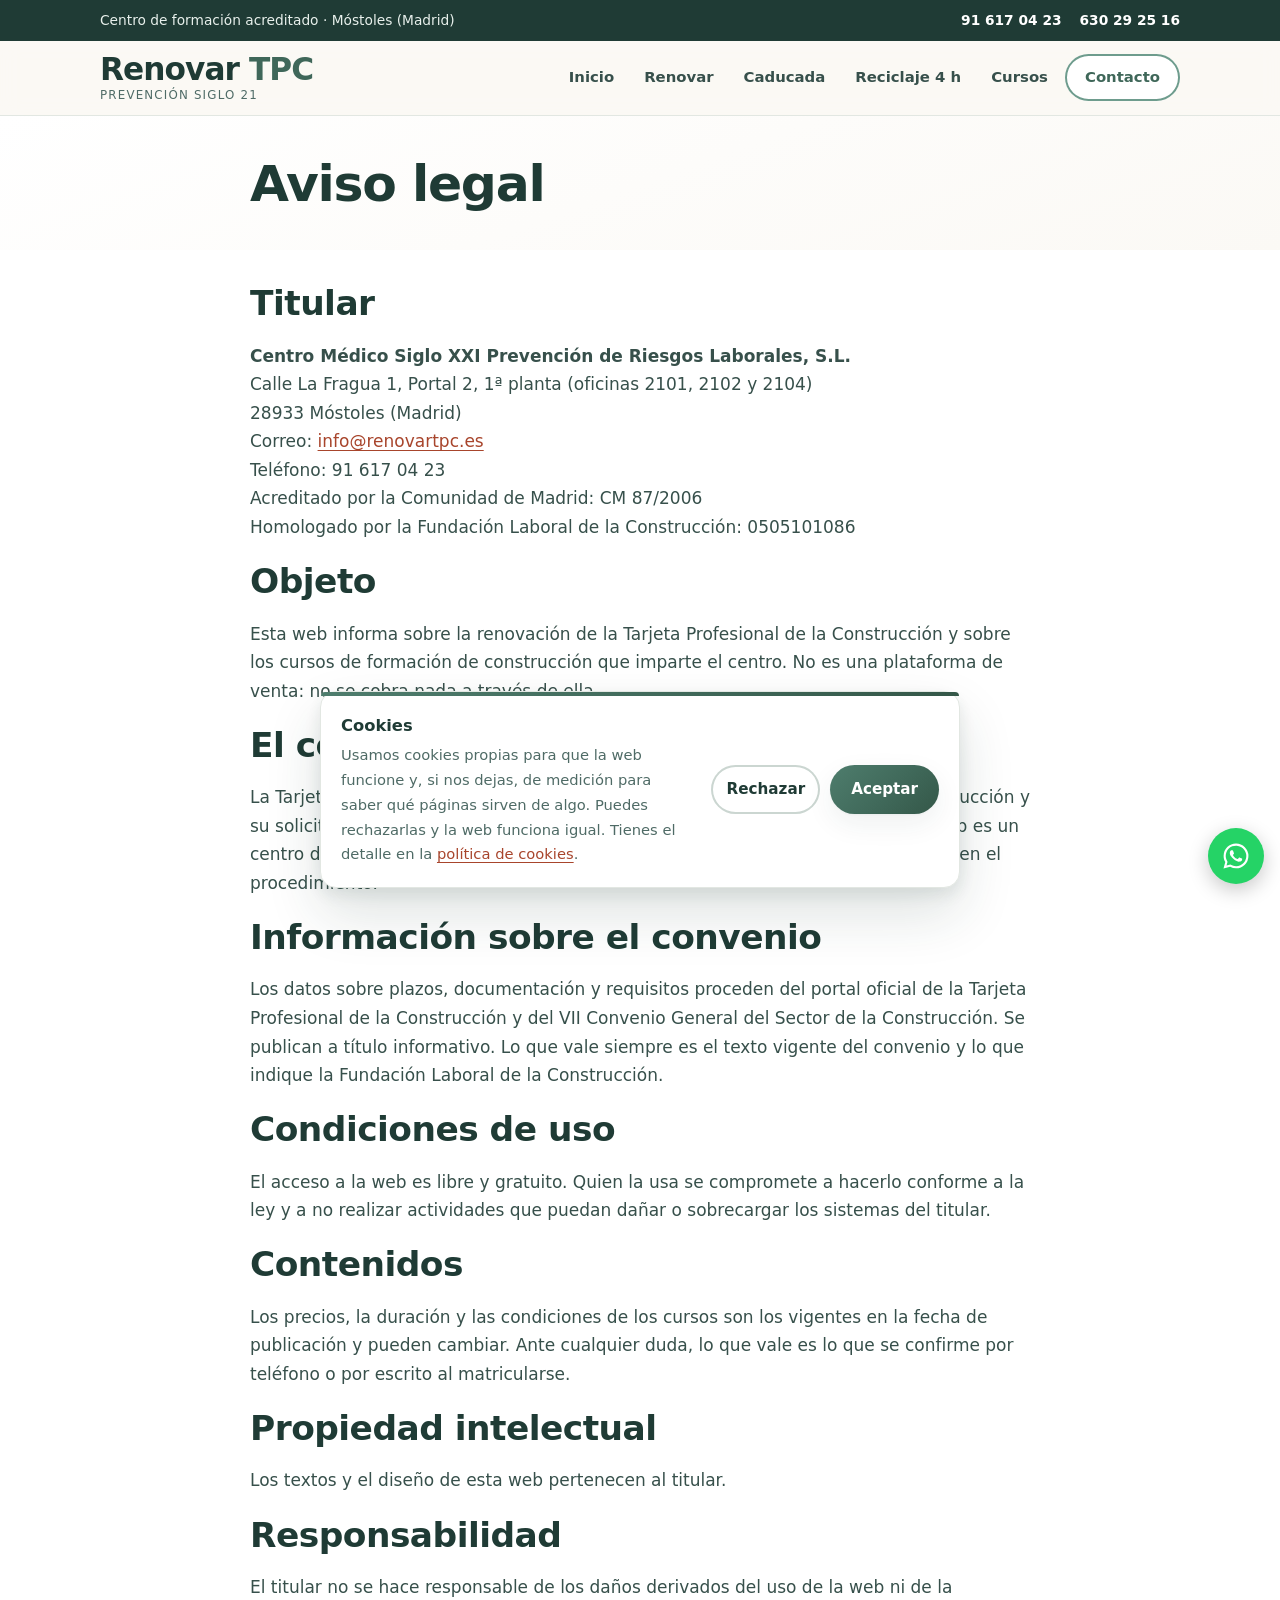
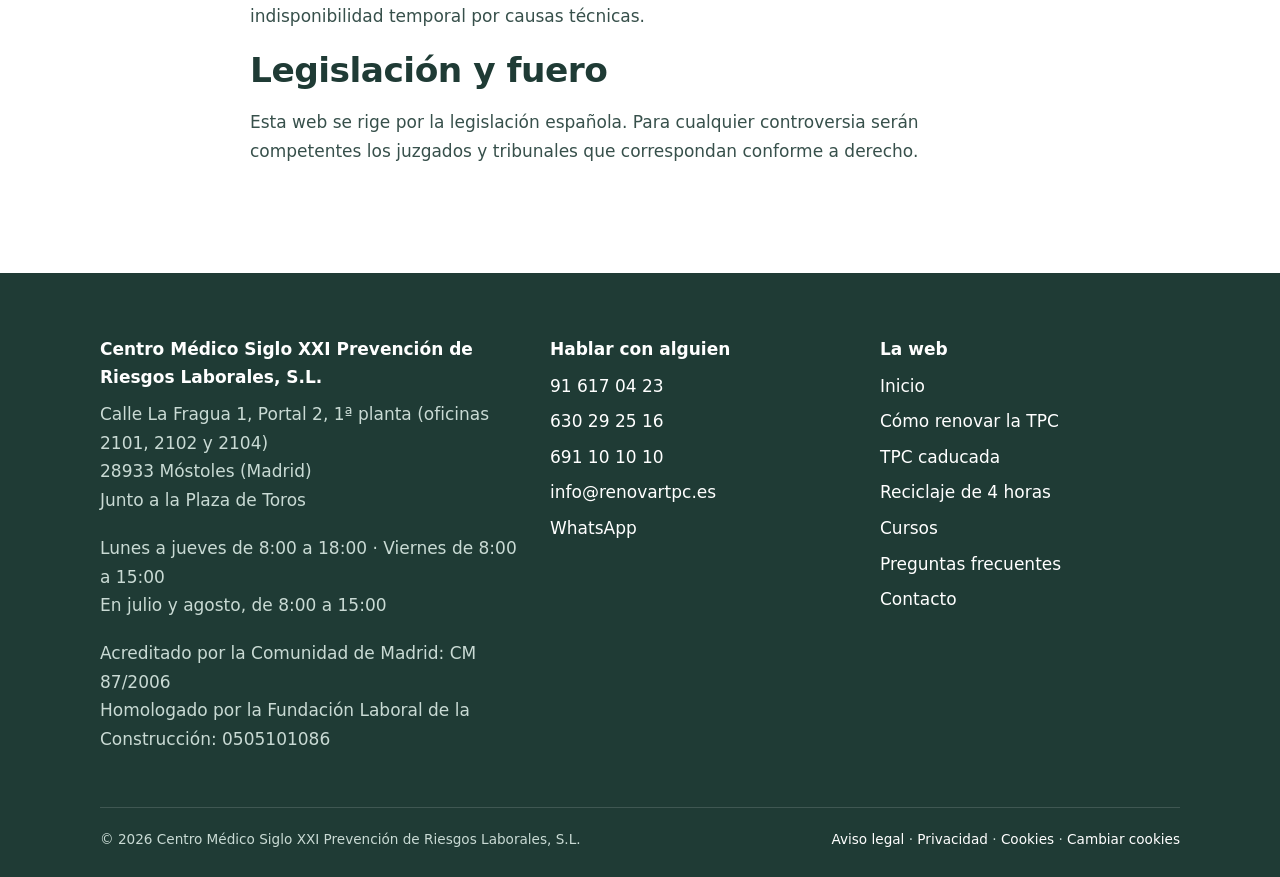
<file: aviso-legal/index.html>
<!doctype html>
<html lang="es-ES" data-gtm="GTM-KFSLKC3Q">
<head>
<meta charset="utf-8">
<meta name="viewport" content="width=device-width, initial-scale=1">
<title>Aviso legal | renovartpc.es</title>
<meta name="description" content="Titular de la web, condiciones de uso y responsabilidad. El centro imparte formación de construcción y no tramita la Tarjeta Profesional de la Construcción.">
<link rel="canonical" href="https://renovartpc.es/aviso-legal/">
<meta name="robots" content="index, follow, max-snippet:-1, max-image-preview:large">
<meta name="theme-color" content="#1F3B35">
<meta property="og:type" content="website">
<meta property="og:site_name" content="Renovar la TPC · Prevención Siglo 21">
<meta property="og:locale" content="es_ES">
<meta property="og:title" content="Aviso legal | renovartpc.es">
<meta property="og:description" content="Titular de la web, condiciones de uso y responsabilidad. El centro imparte formación de construcción y no tramita la Tarjeta Profesional de la Construcción.">
<meta property="og:url" content="https://renovartpc.es/aviso-legal/">
<meta property="og:image" content="https://renovartpc.es/img/og-renovartpc.jpg">
<meta property="og:image:width" content="1200">
<meta property="og:image:height" content="630">
<meta property="og:image:alt" content="Renovar la Tarjeta Profesional de la Construcción: caducidad, documentación y duplicados, paso a paso">
<meta name="twitter:card" content="summary_large_image">
<meta name="twitter:image" content="https://renovartpc.es/img/og-renovartpc.jpg">
<link rel="icon" href="/favicon.svg" type="image/svg+xml">
<style>:root{--tinta:#1F3B35;--texto:#37504B;--tenue:#4F6B66;--papel:#ffffff;--crema:#FBF9F5;--menta:#E9F2ED;--cielo:#E6EEF2;--arena:#F6EBDD;--salvia:#6E9C8D;--salvia-osc:#3F6759;--salvia-tenue:#CBDED6;--coral:#E07A5F;--coral-osc:#A8452C;--coral-tenue:#FBE7E0;--borde:#E2E7E2;--borde-fuerte:#CBD6D1;--deg-salvia:linear-gradient(135deg,#4E7D6D 0%,#40695A 55%,#345748 100%);--deg-coral:linear-gradient(135deg,#B85433 0%,#A8452C 60%,#963C24 100%);--deg-papel:linear-gradient(160deg,#FFFFFF 0%,#FBF9F5 100%);--deg-hero:radial-gradient(1200px 620px at 12% -8%,#E9F2ED 0%,rgba(233,242,237,0) 62%),radial-gradient(1000px 560px at 92% 6%,#F6EBDD 0%,rgba(246,235,221,0) 60%),radial-gradient(900px 520px at 55% 108%,#E6EEF2 0%,rgba(230,238,242,0) 64%);--sombra:0 1px 2px rgba(31,59,53,.04),0 10px 28px rgba(31,59,53,.07);--sombra-alta:0 6px 16px rgba(31,59,53,.10),0 26px 56px rgba(31,59,53,.14);--brillo:0 0 0 4px rgba(110,156,141,.18);--brillo-coral:0 0 0 4px rgba(224,122,95,.22);--radio:16px;--radio-sm:10px;--ancho:1120px;--fuente:"Segoe UI",system-ui,-apple-system,"Helvetica Neue",Arial,sans-serif}*,*::before,*::after{box-sizing:border-box}html{scroll-behavior:smooth;-webkit-text-size-adjust:100%;overflow-x:hidden;scroll-padding-top:84px}body{margin:0;font-family:var(--fuente);font-size:17px;line-height:1.68;color:var(--texto);background:var(--crema);-webkit-font-smoothing:antialiased}img,svg,iframe{max-width:100%}img{height:auto;display:block}.wrap{width:100%;max-width:var(--ancho);margin:0 auto;padding:0 20px}:focus-visible{outline:3px solid var(--salvia-osc);outline-offset:3px;border-radius:4px}.saltar{position:absolute;left:-9999px;top:0;z-index:100;background:var(--tinta);color:#fff;padding:12px 18px;border-radius:0 0 var(--radio-sm) 0;font-weight:600}.saltar:focus{left:0}h1,h2,h3,h4{color:var(--tinta);line-height:1.2;margin:0 0 .5em;font-weight:700;letter-spacing:-.015em}h1{font-size:clamp(1.95rem,5.2vw,3.15rem);letter-spacing:-.025em}h2{font-size:clamp(1.5rem,3.6vw,2.15rem)}h3{font-size:clamp(1.12rem,2.2vw,1.32rem)}h4{font-size:1.02rem}p{margin:0 0 1.15em}a{color:var(--coral-osc);text-decoration-thickness:1px;text-underline-offset:3px}a:hover{color:var(--tinta)}.entradilla{font-size:clamp(1.05rem,2.1vw,1.22rem);color:var(--tenue);max-width:62ch}.rotulo{display:inline-block;font-size:.76rem;font-weight:800;letter-spacing:.13em;text-transform:uppercase;color:var(--salvia-osc);margin:0 0 .7em}.seccion{padding:clamp(48px,7vw,88px) 0}.seccion--menta{background:var(--menta)}.seccion--crema{background:var(--deg-papel)}.seccion--papel{background:var(--papel)}.cabecera-seccion{max-width:64ch;margin-bottom:clamp(28px,4vw,46px)}.barra{background:var(--tinta);color:#E8F0EC;font-size:.86rem}.barra__in{display:flex;flex-wrap:wrap;gap:6px 22px;align-items:center;justify-content:space-between;padding:9px 20px}.barra a{color:#fff;font-weight:600;text-decoration:none}.barra a:hover{text-decoration:underline}.barra__tels{display:flex;gap:18px;flex-wrap:wrap}.cab{position:sticky;top:0;z-index:50;background:rgba(251,249,245,.92);backdrop-filter:saturate(1.4) blur(10px);border-bottom:1px solid var(--borde)}.cab__in{display:flex;align-items:center;justify-content:space-between;gap:16px;padding:12px 20px}.logo{display:flex;flex-direction:column;text-decoration:none;line-height:1.16}.logo__marca{font-weight:800;font-size:1.16rem;color:var(--tinta);letter-spacing:-.02em}.logo__marca b{color:var(--salvia-osc);font-weight:800}.logo__sub{font-size:.69rem;letter-spacing:.1em;text-transform:uppercase;color:var(--tenue)}.nav ul{display:flex;align-items:center;gap:4px;list-style:none;margin:0;padding:0}.nav a:not(.btn){display:block;padding:9px 13px;border-radius:999px;color:var(--texto);text-decoration:none;font-size:.93rem;font-weight:600;transition:background .18s ease,color .18s ease}.nav a:not(.btn):hover{background:var(--menta);color:var(--tinta)}.nav a:not(.btn).activo{background:var(--salvia-tenue);color:var(--tinta)}.nav .btn{padding:11px 20px;font-size:.93rem}.menu-check,.menu-boton{display:none}.btn{position:relative;z-index:0;overflow:hidden;display:inline-flex;align-items:center;justify-content:center;gap:9px;padding:14px 26px;border:0;border-radius:999px;font:inherit;font-weight:700;font-size:1rem;text-decoration:none;cursor:pointer;transition:transform .22s cubic-bezier(.2,.7,.3,1),box-shadow .22s ease,filter .22s ease}.btn--cta{background:var(--deg-coral);color:#fff;box-shadow:var(--sombra)}.btn--cta:hover{color:#fff;transform:translateY(-2px) scale(1.035);box-shadow:var(--sombra-alta),var(--brillo-coral);filter:saturate(1.06)}.btn--salvia{background:var(--deg-salvia);color:#fff;box-shadow:var(--sombra)}.btn--salvia:hover{color:#fff;transform:translateY(-2px) scale(1.035);box-shadow:var(--sombra-alta),var(--brillo)}.btn--linea{background:var(--papel);color:var(--tinta);box-shadow:inset 0 0 0 2px var(--borde-fuerte)}.btn--linea:hover{color:var(--tinta);transform:translateY(-2px) scale(1.035);box-shadow:inset 0 0 0 2px var(--salvia),var(--brillo)}.btn:active{transform:translateY(0) scale(.99)}.btn::after{content:"";position:absolute;z-index:-1;top:-60%;bottom:-60%;left:-55%;width:38%;background:linear-gradient(100deg,transparent 0%,rgba(255,255,255,.10) 26%,rgba(255,255,255,.55) 50%,rgba(255,255,255,.10) 74%,transparent 100%);transform:translateX(0) skewX(-18deg);animation:destello 4.2s cubic-bezier(.5,0,.5,1) infinite}.btn--linea::after{background:linear-gradient(100deg,transparent,rgba(110,156,141,.18) 50%,transparent)}.btn:hover::after{animation-duration:1.2s}@keyframes destello{0%{transform:translateX(0) skewX(-18deg)}55%,100%{transform:translateX(455%) skewX(-18deg)}}.botonera{display:flex;flex-wrap:wrap;gap:12px;margin-top:26px}.hero{position:relative;overflow:hidden;background:var(--crema)}.hero::before{content:"";position:absolute;inset:0;background:var(--deg-hero);pointer-events:none}.hero__in{position:relative;padding:clamp(46px,8vw,96px) 20px clamp(40px,6vw,78px)}.hero__grid{display:grid;gap:clamp(30px,5vw,56px);align-items:center}.sello{display:inline-flex;align-items:center;gap:9px;background:var(--papel);border:1px solid var(--salvia-tenue);color:var(--salvia-osc);font-weight:700;font-size:.82rem;padding:7px 15px;border-radius:999px;box-shadow:var(--sombra)}.sello__punto{width:8px;height:8px;border-radius:50%;background:var(--salvia);box-shadow:0 0 0 4px rgba(110,156,141,.20)}.hero h1{margin:.55em 0 .3em}.hero h1 em{font-style:normal;color:var(--salvia-osc)}.ficha{background:var(--papel);border-radius:var(--radio);box-shadow:var(--sombra);padding:26px;border:1px solid var(--borde);position:relative;overflow:hidden}.ficha::before{content:"";position:absolute;inset:0 0 auto 0;height:5px;background:var(--deg-salvia)}.ficha__precio{display:flex;align-items:baseline;gap:10px;margin-bottom:2px}.ficha__euros{font-size:clamp(2.5rem,7vw,3.4rem);font-weight:800;color:var(--tinta);line-height:1}.ficha__iva{font-size:.9rem;color:var(--tenue);font-weight:600}.ficha__lista{list-style:none;margin:18px 0 0;padding:0;display:grid;gap:11px}.ficha__lista li{display:flex;gap:11px;align-items:flex-start;font-size:.96rem}.ficha__lista svg{flex:none;margin-top:3px}.cifras{background:var(--papel);border-top:1px solid var(--borde);border-bottom:1px solid var(--borde)}.cifras__grid{display:grid;grid-template-columns:repeat(4,1fr);gap:4px;padding:32px 0;text-align:center}.cifra__n{display:block;font-weight:800;line-height:1.05;color:var(--tinta);font-size:clamp(1.65rem,3.6vw,2.5rem)}.cifra__t{display:block;font-size:.84rem;color:var(--tenue);margin-top:5px}.rejilla{display:grid;gap:18px}.rejilla--2{grid-template-columns:repeat(2,1fr)}.rejilla--3{grid-template-columns:repeat(3,1fr)}.rejilla--4{grid-template-columns:repeat(4,1fr)}.tarjeta{background:var(--papel);border:1px solid var(--borde);border-radius:var(--radio);padding:24px;box-shadow:var(--sombra);position:relative;overflow:hidden;transition:transform .26s cubic-bezier(.2,.7,.3,1),box-shadow .26s ease,border-color .26s ease}.tarjeta:hover{transform:translateY(-4px) scale(1.012);box-shadow:var(--sombra-alta);border-color:var(--salvia-tenue)}.tarjeta h3{margin-bottom:.35em}.tarjeta p:last-child{margin-bottom:0}.tarjeta__num{display:inline-flex;align-items:center;justify-content:center;width:40px;height:40px;border-radius:12px;margin-bottom:14px;background:var(--deg-salvia);color:#fff;font-weight:800;font-size:1.02rem;box-shadow:var(--sombra)}.tarjeta--acento .tarjeta__num{background:var(--deg-coral)}.icono{display:inline-flex;align-items:center;justify-content:center;width:44px;height:44px;border-radius:13px;margin-bottom:14px;background:var(--menta);color:var(--salvia-osc)}.icono svg{width:22px;height:22px}.aviso{background:var(--arena);border-left:4px solid var(--coral);border-radius:var(--radio-sm);padding:18px 20px;margin:26px 0}.aviso p:last-child{margin-bottom:0}.aviso strong{color:var(--tinta)}.bloque{background:var(--papel);border:1px solid var(--borde);border-radius:var(--radio);overflow:hidden;margin-bottom:14px;transition:box-shadow .24s ease,border-color .24s ease}.bloque:hover{box-shadow:var(--sombra);border-color:var(--salvia-tenue)}.bloque__cab{display:flex;gap:14px;align-items:center;padding:18px 22px;background:var(--deg-papel)}.bloque__n{flex:none;width:34px;height:34px;border-radius:10px;display:grid;place-items:center;background:var(--menta);color:var(--salvia-osc);font-weight:800;font-size:.92rem}.bloque__cab h3{margin:0;font-size:1.06rem}.bloque ul{margin:0;padding:4px 22px 20px 48px;color:var(--texto)}.bloque li{margin:.3em 0}.pregunta{background:var(--papel);border:1px solid var(--borde);border-radius:var(--radio-sm);margin-bottom:10px;overflow:hidden;transition:border-color .2s ease,box-shadow .2s ease}.pregunta:hover{border-color:var(--salvia-tenue);box-shadow:var(--sombra)}.pregunta[open]{border-color:var(--salvia-tenue);box-shadow:var(--sombra)}.pregunta summary{cursor:pointer;list-style:none;padding:16px 52px 16px 20px;font-weight:700;color:var(--tinta);position:relative}.pregunta summary::-webkit-details-marker{display:none}.pregunta summary::after{content:"";position:absolute;right:20px;top:50%;width:10px;height:10px;margin-top:-6px;border-right:2.5px solid var(--salvia-osc);border-bottom:2.5px solid var(--salvia-osc);transform:rotate(45deg);transition:transform .22s ease}.pregunta[open] summary::after{transform:rotate(-135deg);margin-top:-2px}.pregunta__cuerpo{padding:0 20px 18px}.pregunta__cuerpo p:last-child{margin-bottom:0}.tabla-envoltorio{overflow-x:auto;border-radius:var(--radio);border:1px solid var(--borde);background:var(--papel)}table{width:100%;border-collapse:collapse;font-size:.95rem}th,td{padding:13px 16px;text-align:left;border-bottom:1px solid var(--borde)}th{background:var(--menta);color:var(--tinta);font-weight:700;white-space:nowrap}tr:last-child td{border-bottom:0}.form{display:grid;gap:15px}.campo{display:grid;gap:6px}.campo label{font-weight:600;font-size:.93rem;color:var(--tinta)}.campo .obl{color:var(--coral-osc)}.campo input,.campo select,.campo textarea{font:inherit;color:var(--texto);background:var(--papel);border:1.5px solid var(--borde-fuerte);border-radius:var(--radio-sm);padding:12px 14px;width:100%;transition:border-color .18s ease,box-shadow .18s ease}.campo input:hover,.campo select:hover,.campo textarea:hover{border-color:var(--salvia)}.campo input:focus,.campo select:focus,.campo textarea:focus{outline:none;border-color:var(--salvia-osc);box-shadow:var(--brillo)}.campo textarea{min-height:110px;resize:vertical}.campo .pista{font-size:.84rem;color:var(--tenue)}.consentimiento{display:flex;gap:11px;align-items:flex-start;font-size:.9rem;color:var(--tenue)}.consentimiento input{width:19px;height:19px;flex:none;margin-top:2px;accent-color:var(--salvia-osc)}.form__aviso{font-size:.84rem;color:var(--tenue);margin:0}.form-caja{background:var(--papel);border:1px solid var(--borde);border-radius:var(--radio);padding:clamp(22px,3.5vw,34px);box-shadow:var(--sombra)}.resultado{border-radius:var(--radio-sm);padding:15px 18px;font-weight:600;margin-top:4px}.resultado--ok{background:var(--menta);color:var(--salvia-osc);border:1px solid var(--salvia-tenue)}.resultado--mal{background:var(--coral-tenue);color:var(--coral-osc);border:1px solid #F0C4B7}.pie{background:var(--tinta);color:#C9DAD4;padding:clamp(40px,5vw,62px) 0 26px}.pie a{color:#fff;text-decoration:none}.pie a:hover{text-decoration:underline;color:#fff}.pie__grid{display:grid;gap:30px}.pie__titulo{color:#fff;font-weight:700;margin-bottom:.5em}.pie ul{list-style:none;margin:0;padding:0;display:grid;gap:7px}.pie__legal{margin-top:34px;padding-top:20px;border-top:1px solid rgba(255,255,255,.14);font-size:.85rem;display:flex;flex-wrap:wrap;gap:8px 20px;justify-content:space-between}.wasap{position:fixed;right:16px;bottom:16px;z-index:40;width:56px;height:56px;border-radius:50%;display:grid;place-items:center;background:#25D366;color:#fff;box-shadow:0 6px 20px rgba(0,0,0,.22);transition:transform .22s cubic-bezier(.2,.7,.3,1),box-shadow .22s ease}.wasap:hover{transform:scale(1.1);box-shadow:0 10px 28px rgba(0,0,0,.28);color:#fff}.wasap svg{width:30px;height:30px}.js .aparece{opacity:0;transform:translateY(20px)}.js .aparece.visible{opacity:1;transform:none;transition:opacity .55s ease,transform .55s ease}@media (prefers-reduced-motion:reduce){html{scroll-behavior:auto}.js .aparece{opacity:1;transform:none;transition:none}.btn::after{display:none}.btn:hover,.tarjeta:hover,.wasap:hover{transform:none}*{animation-duration:.001ms !important;animation-iteration-count:1 !important}}@media (min-width:720px){.hero__grid{grid-template-columns:1.15fr .85fr}.pie__grid{grid-template-columns:1.4fr 1fr 1fr}}@media (max-width:980px){.rejilla--4{grid-template-columns:repeat(2,1fr)}}@media (max-width:860px){.cab__in{flex-wrap:wrap}.menu-boton{display:grid;place-items:center;width:46px;height:46px;border-radius:12px;cursor:pointer;background:var(--menta)}.menu-boton span,.menu-boton span::before,.menu-boton span::after{content:"";display:block;width:20px;height:2px;border-radius:2px;background:var(--tinta);transition:transform .22s ease,opacity .22s ease}.menu-boton span::before{transform:translateY(-6px)}.menu-boton span::after{transform:translateY(4px)}.menu-check:checked + .menu-boton span{background:transparent}.menu-check:checked + .menu-boton span::before{transform:translateY(0) rotate(45deg)}.menu-check:checked + .menu-boton span::after{transform:translateY(-2px) rotate(-45deg)}.nav{flex-basis:100%;max-height:0;overflow:hidden;transition:max-height .3s ease}.menu-check:checked ~ .nav{max-height:32rem}.nav ul{flex-direction:column;align-items:stretch;gap:2px;padding:8px 0 12px}.nav a{padding:12px 14px;border-radius:var(--radio-sm)}.nav .btn{width:100%;margin-top:8px}}@media (max-width:700px){.rejilla--2,.rejilla--3{grid-template-columns:1fr}.cifras__grid{grid-template-columns:1fr 1fr;gap:22px 4px}.barra__in{justify-content:center;text-align:center}}@media (max-width:420px){.rejilla--4{grid-template-columns:1fr}}@media print{.cab,.barra,.wasap,.botonera,.form-caja,.pie__legal{display:none}body{background:#fff;font-size:12pt}.seccion{padding:12pt 0}a[href^="http"]::after{content:" (" attr(href) ")";font-size:9pt;color:#555}}.cookies{position:fixed;left:12px;right:12px;bottom:12px;z-index:60;background:var(--papel);border:1px solid var(--borde);border-radius:var(--radio);box-shadow:var(--sombra-alta);padding:20px;max-width:640px;margin:0 auto;opacity:0;transform:translateY(16px);transition:opacity .3s ease,transform .3s cubic-bezier(.2,.7,.3,1)}.cookies.visible{opacity:1;transform:none}.cookies::before{content:"";position:absolute;inset:0 0 auto 0;height:4px;border-radius:var(--radio) var(--radio) 0 0;background:var(--deg-salvia)}.cookies__in{display:grid;gap:16px}.cookies__texto strong{display:block;color:var(--tinta);font-size:1.02rem;margin-bottom:4px}.cookies__texto p{margin:0;font-size:.92rem;color:var(--tenue)}.cookies__botones{display:flex;gap:10px}.cookies__botones .btn{flex:1;padding:12px 18px;font-size:.95rem}@media (min-width:620px){.cookies__in{grid-template-columns:1fr auto;align-items:center}.cookies__botones{flex:none}}@media (prefers-reduced-motion:reduce){.cookies{transition:none;opacity:1;transform:none}}.logo__marca{font-size:1.95rem;letter-spacing:-.03em;line-height:1.05}.logo__sub{font-size:.74rem;margin-top:3px}@media (max-width:520px){.logo__marca{font-size:1.5rem}}.nav .btn--cta{background:var(--papel);color:var(--salvia-osc);box-shadow:inset 0 0 0 2px var(--salvia);transition:transform .24s cubic-bezier(.2,.7,.3,1),box-shadow .24s ease,background .24s ease,color .24s ease}.nav .btn--cta:hover{transform:scale(1.2);color:#fff;background:var(--deg-salvia);box-shadow:inset 0 0 0 2px transparent,var(--sombra-alta),var(--brillo)}.nav .btn--cta::after{display:none}.linterna{position:relative;overflow:hidden}.linterna::before{content:"";position:absolute;inset:0;pointer-events:none;opacity:0;transition:opacity .35s ease;background:radial-gradient(220px circle at var(--mx,50%) var(--my,50%),rgba(110,156,141,.30) 0%,rgba(110,156,141,.14) 38%,rgba(110,156,141,0) 70%)}.linterna:hover::before{opacity:1}.cifra__n{background-image:linear-gradient(100deg,var(--tinta) 0%,var(--tinta) 40%,var(--salvia) 50%,var(--tinta) 60%,var(--tinta) 100%);background-size:300% 100%;background-position:100% 0;-webkit-background-clip:text;background-clip:text;transition:background-position .75s ease}.cifras__grid>div:hover .cifra__n{background-position:0 0;-webkit-text-fill-color:transparent;color:transparent}.cifras__grid>div{border-radius:var(--radio);padding:10px 6px}.ficha--luz{transition:box-shadow .3s ease,border-color .3s ease}.ficha--luz:hover{box-shadow:var(--sombra-alta);border-color:var(--salvia-tenue)}.ficha--luz::before{z-index:2}.tarjeta.linterna:hover{border-color:var(--salvia)}.barras{margin:26px 0 6px}.barras__barra{display:flex;height:54px;border-radius:12px;overflow:hidden;box-shadow:var(--sombra);border:1px solid var(--borde)}.barras__parte{display:grid;place-items:center;color:#fff;font-weight:800;font-size:1.02rem;letter-spacing:-.01em}.barras__parte--aula{flex:20;background:linear-gradient(135deg,#35594C 0%,#2B4A3F 100%)}.barras__parte--online{flex:40;background:linear-gradient(135deg,#4E7D6D 0%,#40695A 100%)}.barras__pies{display:flex;margin-top:10px;gap:0}.barras__pie{font-size:.9rem;color:var(--tenue);padding-right:12px}.barras__pie strong{display:block;color:var(--tinta);font-size:.98rem}.barras__pie--aula{flex:20}.barras__pie--online{flex:40}@media (max-width:560px){.barras__parte{font-size:.88rem}.barras__pie{font-size:.82rem}}.temario-2{display:grid;gap:14px;align-items:start}@media (min-width:860px){.temario-2{grid-template-columns:1fr 1fr}}.temario-2 .bloque{margin-bottom:0}.temario-2 .bloque ul{padding:4px 20px 18px 46px;font-size:.95rem}.tels{list-style:none;margin:0;padding:0;display:grid;gap:10px;text-align:center}.tels a{display:block;font-size:1.28rem;font-weight:800;color:var(--salvia-osc);text-decoration:none;letter-spacing:-.01em;padding:8px 10px;border-radius:var(--radio-sm);transition:background .18s ease,transform .18s ease}.tels a:hover{background:var(--menta);color:var(--tinta);transform:scale(1.04)}.direccion{color:var(--texto);text-decoration:none;display:inline-block}.direccion:hover{color:var(--salvia-osc);text-decoration:underline}@media (prefers-reduced-motion:reduce){.linterna::before{display:none}.cifra__n{background-image:none;transition:none}.cifras__grid>div:hover .cifra__n{color:var(--tinta);-webkit-text-fill-color:currentColor}.nav .btn--cta:hover,.tels a:hover{transform:none}}main>.seccion:first-child{padding-top:clamp(22px,3vw,40px);padding-bottom:clamp(10px,1.4vw,18px)}main>.seccion:first-child .cabecera-seccion{margin-bottom:0}main>.seccion:first-child + .seccion{padding-top:clamp(20px,2.6vw,40px)}main>.seccion:first-child .entradilla:last-child{margin-bottom:0}main>.seccion:first-child h1{margin-bottom:.35em}@media (max-width:700px){main>.seccion:first-child{padding-top:18px;padding-bottom:8px}main>.seccion:first-child + .seccion{padding-top:18px}.seccion{padding:34px 0}.cabecera-seccion{margin-bottom:20px}main>.seccion:first-child .botonera{margin-top:18px}}</style>
</head>
<body>
<a class="saltar" href="#principal">Saltar al contenido</a>

<div class="barra">
  <div class="wrap barra__in">
    <span>Centro de formación acreditado · Móstoles (Madrid)</span>
    <span class="barra__tels"><a href="tel:+34916170423">91 617 04 23</a> <a href="tel:+34630292516">630 29 25 16</a></span>
  </div>
</div>

<header class="cab">
  <div class="wrap cab__in">
    <a class="logo" href="/">
      <span class="logo__marca">Renovar <b>TPC</b></span>
      <span class="logo__sub">Prevención Siglo 21</span>
    </a>
    <input type="checkbox" id="abrir-menu" class="menu-check" hidden>
    <label for="abrir-menu" class="menu-boton" aria-label="Abrir el menú"><span></span></label>
    <nav class="nav" aria-label="Principal">
      <ul>
        <li><a href="/">Inicio</a></li>
        <li><a href="/renovar-la-tpc/">Renovar</a></li>
        <li><a href="/tpc-caducada/">Caducada</a></li>
        <li><a href="/curso-reciclaje-4-horas/">Reciclaje 4 h</a></li>
        <li><a href="/cursos/">Cursos</a></li>
        <li><a class="btn btn--cta" href="/contacto/">Contacto</a></li>
      </ul>
    </nav>
  </div>
</header>

<main id="principal">

<section class="seccion seccion--crema">
  <div class="wrap" style="max-width:820px">
    <h1>Aviso legal</h1>
  </div>
</section>
<section class="seccion seccion--papel">
  <div class="wrap" style="max-width:820px">
<h2>Titular</h2>
<p><strong>Centro Médico Siglo XXI Prevención de Riesgos Laborales, S.L.</strong><br>Calle La Fragua 1, Portal 2, 1ª planta (oficinas 2101, 2102 y 2104)<br>28933 Móstoles (Madrid)<br>
Correo: <a href="mailto:info@renovartpc.es">info@renovartpc.es</a><br>
Teléfono: 91 617 04 23<br>
Acreditado por la Comunidad de Madrid: CM 87/2006<br>
Homologado por la Fundación Laboral de la Construcción: 0505101086</p>

<h2>Objeto</h2>
<p>Esta web informa sobre la renovación de la Tarjeta Profesional de la
Construcción y sobre los cursos de formación de construcción que imparte el
centro. No es una plataforma de venta: no se cobra nada a través de ella.</p>

<h2>El centro no tramita la tarjeta</h2>
<p>La Tarjeta Profesional de la Construcción la emite la Fundación Laboral de
la Construcción y su solicitud se presenta en los puntos de tramitación
oficiales. El titular de esta web es un centro de formación homologado: imparte
cursos, no tramita tarjetas ni interviene en el procedimiento.</p>

<h2>Información sobre el convenio</h2>
<p>Los datos sobre plazos, documentación y requisitos proceden del portal
oficial de la Tarjeta Profesional de la Construcción y del VII Convenio General
del Sector de la Construcción. Se publican a título informativo. Lo que vale
siempre es el texto vigente del convenio y lo que indique la Fundación Laboral
de la Construcción.</p>

<h2>Condiciones de uso</h2>
<p>El acceso a la web es libre y gratuito. Quien la usa se compromete a
hacerlo conforme a la ley y a no realizar actividades que puedan dañar o
sobrecargar los sistemas del titular.</p>

<h2>Contenidos</h2>
<p>Los precios, la duración y las condiciones de los cursos son los vigentes en
la fecha de publicación y pueden cambiar. Ante cualquier duda, lo que vale es
lo que se confirme por teléfono o por escrito al matricularse.</p>

<h2>Propiedad intelectual</h2>
<p>Los textos y el diseño de esta web pertenecen al titular.</p>

<h2>Responsabilidad</h2>
<p>El titular no se hace responsable de los daños derivados del uso de la web
ni de la indisponibilidad temporal por causas técnicas.</p>

<h2>Legislación y fuero</h2>
<p>Esta web se rige por la legislación española. Para cualquier controversia
serán competentes los juzgados y tribunales que correspondan conforme a
derecho.</p></div>
</section>
</main>

<footer class="pie">
  <div class="wrap">
    <div class="pie__grid">
      <div>
        <p class="pie__titulo">Centro Médico Siglo XXI Prevención de Riesgos Laborales, S.L.</p>
        <p>Calle La Fragua 1, Portal 2, 1ª planta (oficinas 2101, 2102 y 2104)<br>28933 Móstoles (Madrid)<br>Junto a la Plaza de Toros</p>
        <p>Lunes a jueves de 8:00 a 18:00 · Viernes de 8:00 a 15:00<br>En julio y agosto, de 8:00 a 15:00</p>
        <p>Acreditado por la Comunidad de Madrid: CM 87/2006<br>
        Homologado por la Fundación Laboral de la Construcción: 0505101086</p>
      </div>
      <div>
        <p class="pie__titulo">Hablar con alguien</p>
        <ul>
          <li><a href="tel:+34916170423">91 617 04 23</a></li>
          <li><a href="tel:+34630292516">630 29 25 16</a></li>
          <li><a href="tel:+34691101010">691 10 10 10</a></li>
          <li><a href="mailto:info@renovartpc.es">info@renovartpc.es</a></li>
          <li><a href="https://wa.me/34630292516?text=Hola,%20tengo%20una%20duda%20sobre%20la%20renovaci%C3%B3n%20de%20mi%20TPC" rel="noopener">WhatsApp</a></li>
        </ul>
      </div>
      <div>
        <p class="pie__titulo">La web</p>
        <ul>
          <li><a href="/">Inicio</a></li>
          <li><a href="/renovar-la-tpc/">Cómo renovar la TPC</a></li>
          <li><a href="/tpc-caducada/">TPC caducada</a></li>
          <li><a href="/curso-reciclaje-4-horas/">Reciclaje de 4 horas</a></li>
          <li><a href="/cursos/">Cursos</a></li>
          <li><a href="/preguntas-frecuentes/">Preguntas frecuentes</a></li>
          <li><a href="/contacto/">Contacto</a></li>
        </ul>
      </div>
    </div>
    <div class="pie__legal">
      <span>© <span id="anyo">2026</span> Centro Médico Siglo XXI Prevención de Riesgos Laborales, S.L.</span>
      <span>
        <a href="/aviso-legal/">Aviso legal</a> ·
        <a href="/politica-de-privacidad/">Privacidad</a> ·
        <a href="/politica-de-cookies/">Cookies</a> ·
        <a href="#" data-abrir-cookies>Cambiar cookies</a>
      </span>
    </div>
  </div>
</footer>

<a class="wasap" href="https://wa.me/34630292516?text=Hola,%20tengo%20una%20duda%20sobre%20la%20renovaci%C3%B3n%20de%20mi%20TPC" rel="noopener"
   aria-label="Escribir por WhatsApp">
  <svg viewBox="0 0 24 24" fill="currentColor" aria-hidden="true"><path d="M12.04 2A9.9 9.9 0 0 0 2.1 11.9c0 1.75.46 3.45 1.34 4.95L2 22l5.3-1.39a9.9 9.9 0 0 0 4.74 1.21h.01a9.9 9.9 0 0 0 9.9-9.9A9.9 9.9 0 0 0 12.04 2zm0 18.15h-.01a8.2 8.2 0 0 1-4.19-1.15l-.3-.18-3.11.82.83-3.03-.2-.31a8.22 8.22 0 1 1 6.98 3.85zm4.5-6.16c-.25-.12-1.46-.72-1.68-.8-.23-.09-.39-.13-.56.12s-.64.8-.78.97c-.15.16-.29.18-.53.06-.25-.12-1.04-.38-1.98-1.22-.73-.65-1.23-1.46-1.37-1.71-.14-.24-.02-.38.11-.5.11-.11.25-.29.37-.44.13-.15.17-.25.25-.41.09-.17.04-.31-.02-.43-.06-.12-.56-1.34-.76-1.84-.2-.48-.4-.42-.56-.43h-.48c-.16 0-.43.06-.65.31-.22.25-.85.83-.85 2.03s.87 2.35.99 2.51c.12.17 1.71 2.61 4.15 3.66.58.25 1.03.4 1.39.51.58.19 1.11.16 1.53.1.47-.07 1.46-.6 1.66-1.18.21-.58.21-1.07.14-1.18-.06-.1-.22-.16-.47-.28z"/></svg>
</a>

<script src="/web.js" defer></script>
<script src="/respaldo-formularios.js" defer></script>
</body>
</html>
</file>
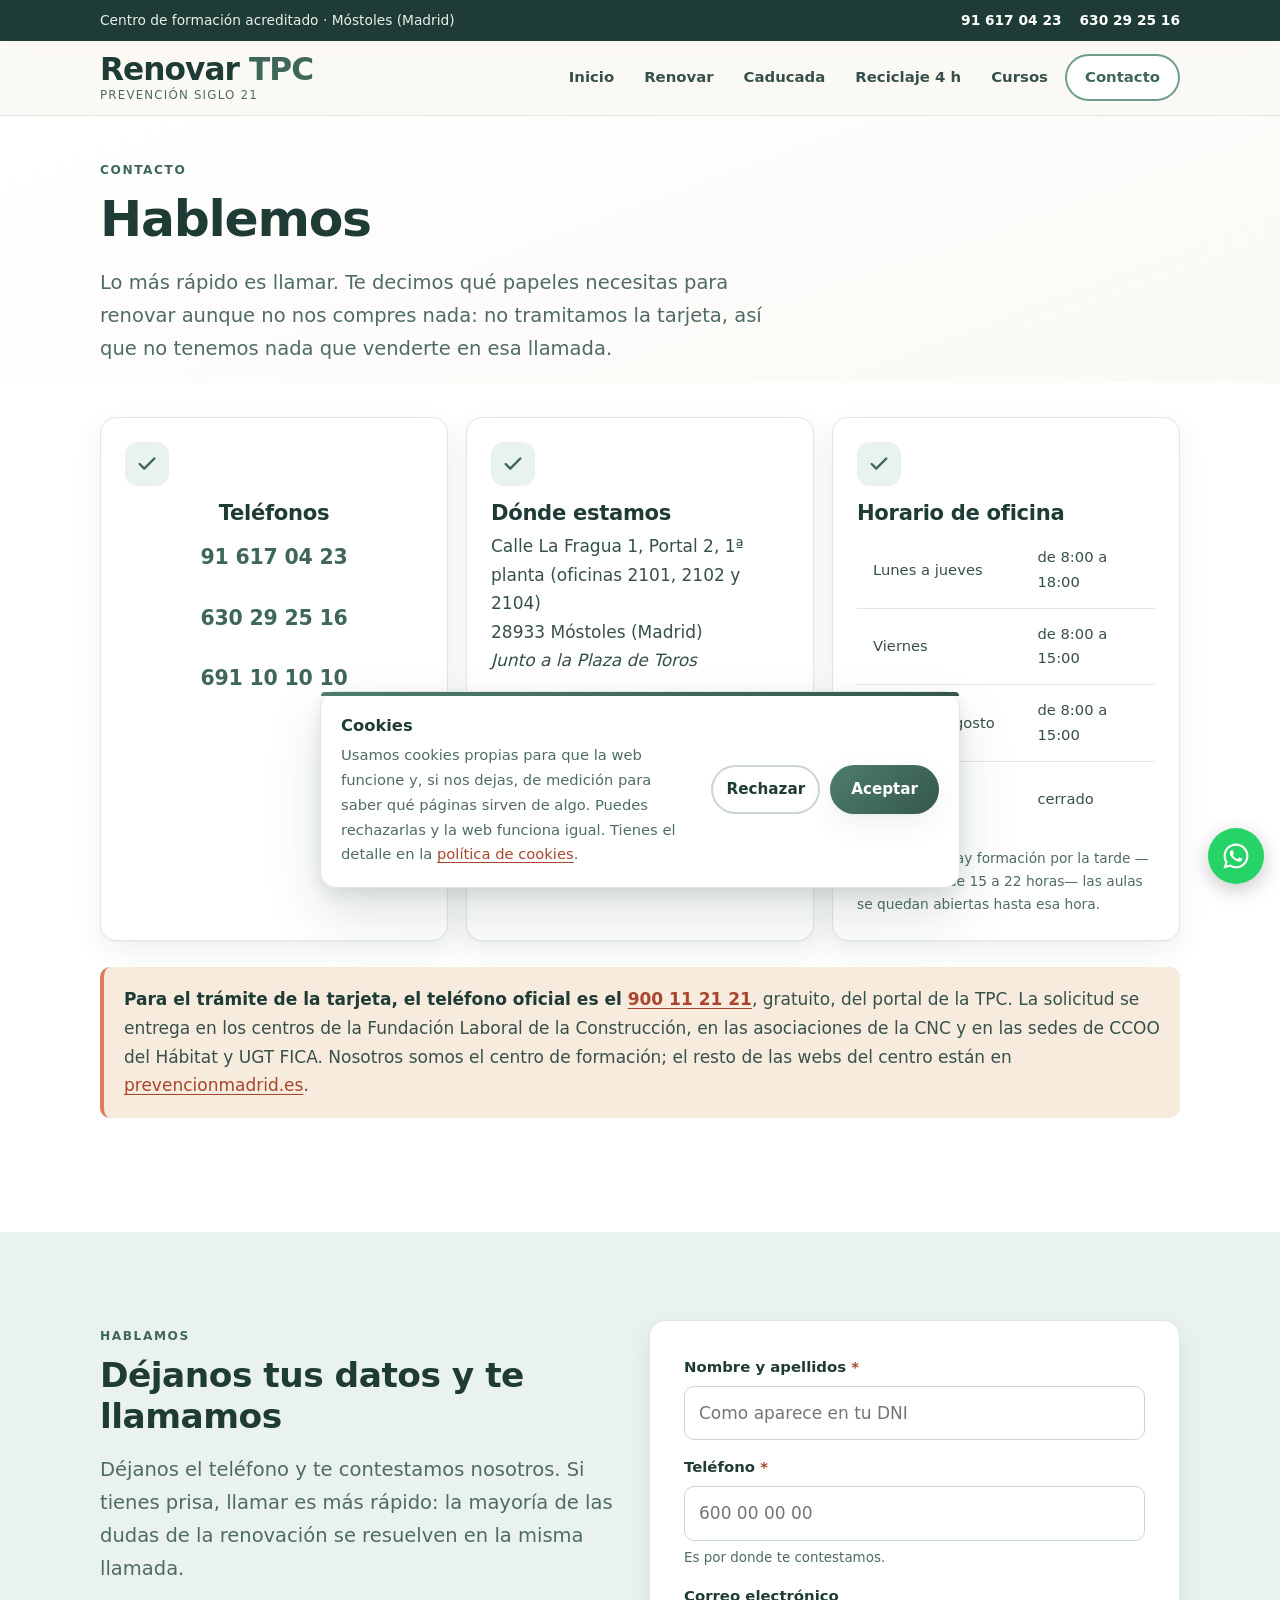
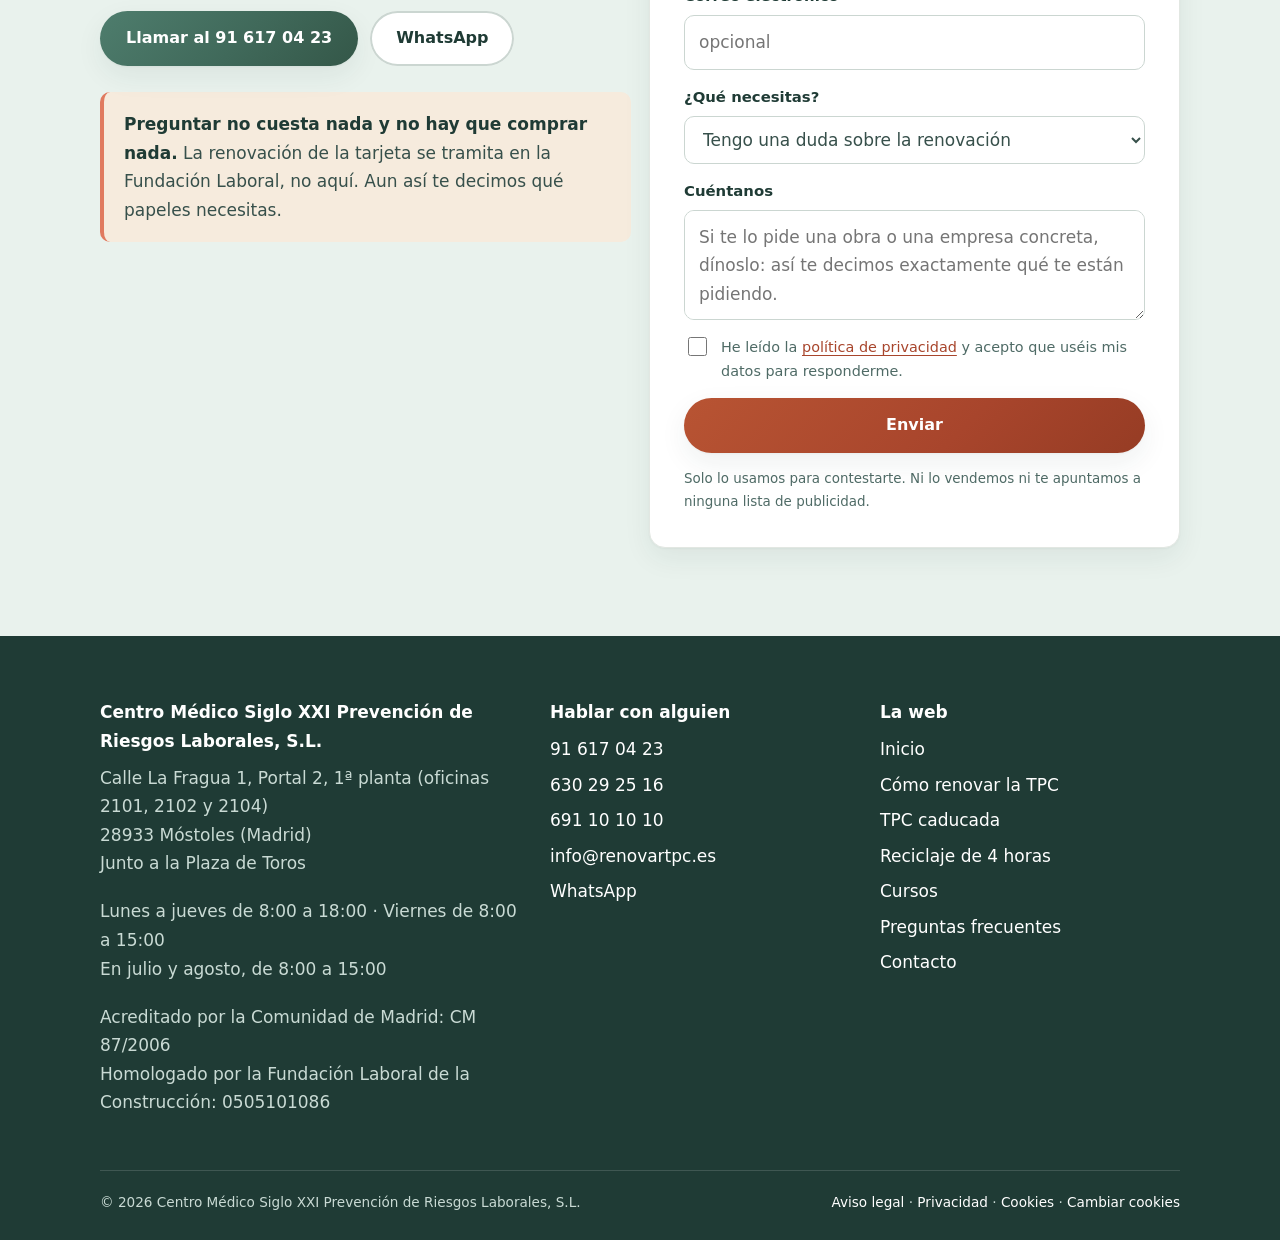
<file: contacto/index.html>
<!doctype html>
<html lang="es-ES" data-gtm="GTM-KFSLKC3Q">
<head>
<meta charset="utf-8">
<meta name="viewport" content="width=device-width, initial-scale=1">
<title>Contacto | Renovar la TPC en Móstoles (Madrid)</title>
<meta name="description" content="Teléfonos, dirección y horario del centro en Móstoles. Te resolvemos la duda de la renovación de la TPC por teléfono, aunque no nos compres nada.">
<link rel="canonical" href="https://renovartpc.es/contacto/">
<meta name="robots" content="index, follow, max-snippet:-1, max-image-preview:large">
<meta name="theme-color" content="#1F3B35">
<meta property="og:type" content="website">
<meta property="og:site_name" content="Renovar la TPC · Prevención Siglo 21">
<meta property="og:locale" content="es_ES">
<meta property="og:title" content="Contacto | Renovar la TPC en Móstoles (Madrid)">
<meta property="og:description" content="Teléfonos, dirección y horario del centro en Móstoles. Te resolvemos la duda de la renovación de la TPC por teléfono, aunque no nos compres nada.">
<meta property="og:url" content="https://renovartpc.es/contacto/">
<meta property="og:image" content="https://renovartpc.es/img/og-renovartpc.jpg">
<meta property="og:image:width" content="1200">
<meta property="og:image:height" content="630">
<meta property="og:image:alt" content="Renovar la Tarjeta Profesional de la Construcción: caducidad, documentación y duplicados, paso a paso">
<meta name="twitter:card" content="summary_large_image">
<meta name="twitter:image" content="https://renovartpc.es/img/og-renovartpc.jpg">
<link rel="icon" href="/favicon.svg" type="image/svg+xml">
<style>:root{--tinta:#1F3B35;--texto:#37504B;--tenue:#4F6B66;--papel:#ffffff;--crema:#FBF9F5;--menta:#E9F2ED;--cielo:#E6EEF2;--arena:#F6EBDD;--salvia:#6E9C8D;--salvia-osc:#3F6759;--salvia-tenue:#CBDED6;--coral:#E07A5F;--coral-osc:#A8452C;--coral-tenue:#FBE7E0;--borde:#E2E7E2;--borde-fuerte:#CBD6D1;--deg-salvia:linear-gradient(135deg,#4E7D6D 0%,#40695A 55%,#345748 100%);--deg-coral:linear-gradient(135deg,#B85433 0%,#A8452C 60%,#963C24 100%);--deg-papel:linear-gradient(160deg,#FFFFFF 0%,#FBF9F5 100%);--deg-hero:radial-gradient(1200px 620px at 12% -8%,#E9F2ED 0%,rgba(233,242,237,0) 62%),radial-gradient(1000px 560px at 92% 6%,#F6EBDD 0%,rgba(246,235,221,0) 60%),radial-gradient(900px 520px at 55% 108%,#E6EEF2 0%,rgba(230,238,242,0) 64%);--sombra:0 1px 2px rgba(31,59,53,.04),0 10px 28px rgba(31,59,53,.07);--sombra-alta:0 6px 16px rgba(31,59,53,.10),0 26px 56px rgba(31,59,53,.14);--brillo:0 0 0 4px rgba(110,156,141,.18);--brillo-coral:0 0 0 4px rgba(224,122,95,.22);--radio:16px;--radio-sm:10px;--ancho:1120px;--fuente:"Segoe UI",system-ui,-apple-system,"Helvetica Neue",Arial,sans-serif}*,*::before,*::after{box-sizing:border-box}html{scroll-behavior:smooth;-webkit-text-size-adjust:100%;overflow-x:hidden;scroll-padding-top:84px}body{margin:0;font-family:var(--fuente);font-size:17px;line-height:1.68;color:var(--texto);background:var(--crema);-webkit-font-smoothing:antialiased}img,svg,iframe{max-width:100%}img{height:auto;display:block}.wrap{width:100%;max-width:var(--ancho);margin:0 auto;padding:0 20px}:focus-visible{outline:3px solid var(--salvia-osc);outline-offset:3px;border-radius:4px}.saltar{position:absolute;left:-9999px;top:0;z-index:100;background:var(--tinta);color:#fff;padding:12px 18px;border-radius:0 0 var(--radio-sm) 0;font-weight:600}.saltar:focus{left:0}h1,h2,h3,h4{color:var(--tinta);line-height:1.2;margin:0 0 .5em;font-weight:700;letter-spacing:-.015em}h1{font-size:clamp(1.95rem,5.2vw,3.15rem);letter-spacing:-.025em}h2{font-size:clamp(1.5rem,3.6vw,2.15rem)}h3{font-size:clamp(1.12rem,2.2vw,1.32rem)}h4{font-size:1.02rem}p{margin:0 0 1.15em}a{color:var(--coral-osc);text-decoration-thickness:1px;text-underline-offset:3px}a:hover{color:var(--tinta)}.entradilla{font-size:clamp(1.05rem,2.1vw,1.22rem);color:var(--tenue);max-width:62ch}.rotulo{display:inline-block;font-size:.76rem;font-weight:800;letter-spacing:.13em;text-transform:uppercase;color:var(--salvia-osc);margin:0 0 .7em}.seccion{padding:clamp(48px,7vw,88px) 0}.seccion--menta{background:var(--menta)}.seccion--crema{background:var(--deg-papel)}.seccion--papel{background:var(--papel)}.cabecera-seccion{max-width:64ch;margin-bottom:clamp(28px,4vw,46px)}.barra{background:var(--tinta);color:#E8F0EC;font-size:.86rem}.barra__in{display:flex;flex-wrap:wrap;gap:6px 22px;align-items:center;justify-content:space-between;padding:9px 20px}.barra a{color:#fff;font-weight:600;text-decoration:none}.barra a:hover{text-decoration:underline}.barra__tels{display:flex;gap:18px;flex-wrap:wrap}.cab{position:sticky;top:0;z-index:50;background:rgba(251,249,245,.92);backdrop-filter:saturate(1.4) blur(10px);border-bottom:1px solid var(--borde)}.cab__in{display:flex;align-items:center;justify-content:space-between;gap:16px;padding:12px 20px}.logo{display:flex;flex-direction:column;text-decoration:none;line-height:1.16}.logo__marca{font-weight:800;font-size:1.16rem;color:var(--tinta);letter-spacing:-.02em}.logo__marca b{color:var(--salvia-osc);font-weight:800}.logo__sub{font-size:.69rem;letter-spacing:.1em;text-transform:uppercase;color:var(--tenue)}.nav ul{display:flex;align-items:center;gap:4px;list-style:none;margin:0;padding:0}.nav a:not(.btn){display:block;padding:9px 13px;border-radius:999px;color:var(--texto);text-decoration:none;font-size:.93rem;font-weight:600;transition:background .18s ease,color .18s ease}.nav a:not(.btn):hover{background:var(--menta);color:var(--tinta)}.nav a:not(.btn).activo{background:var(--salvia-tenue);color:var(--tinta)}.nav .btn{padding:11px 20px;font-size:.93rem}.menu-check,.menu-boton{display:none}.btn{position:relative;z-index:0;overflow:hidden;display:inline-flex;align-items:center;justify-content:center;gap:9px;padding:14px 26px;border:0;border-radius:999px;font:inherit;font-weight:700;font-size:1rem;text-decoration:none;cursor:pointer;transition:transform .22s cubic-bezier(.2,.7,.3,1),box-shadow .22s ease,filter .22s ease}.btn--cta{background:var(--deg-coral);color:#fff;box-shadow:var(--sombra)}.btn--cta:hover{color:#fff;transform:translateY(-2px) scale(1.035);box-shadow:var(--sombra-alta),var(--brillo-coral);filter:saturate(1.06)}.btn--salvia{background:var(--deg-salvia);color:#fff;box-shadow:var(--sombra)}.btn--salvia:hover{color:#fff;transform:translateY(-2px) scale(1.035);box-shadow:var(--sombra-alta),var(--brillo)}.btn--linea{background:var(--papel);color:var(--tinta);box-shadow:inset 0 0 0 2px var(--borde-fuerte)}.btn--linea:hover{color:var(--tinta);transform:translateY(-2px) scale(1.035);box-shadow:inset 0 0 0 2px var(--salvia),var(--brillo)}.btn:active{transform:translateY(0) scale(.99)}.btn::after{content:"";position:absolute;z-index:-1;top:-60%;bottom:-60%;left:-55%;width:38%;background:linear-gradient(100deg,transparent 0%,rgba(255,255,255,.10) 26%,rgba(255,255,255,.55) 50%,rgba(255,255,255,.10) 74%,transparent 100%);transform:translateX(0) skewX(-18deg);animation:destello 4.2s cubic-bezier(.5,0,.5,1) infinite}.btn--linea::after{background:linear-gradient(100deg,transparent,rgba(110,156,141,.18) 50%,transparent)}.btn:hover::after{animation-duration:1.2s}@keyframes destello{0%{transform:translateX(0) skewX(-18deg)}55%,100%{transform:translateX(455%) skewX(-18deg)}}.botonera{display:flex;flex-wrap:wrap;gap:12px;margin-top:26px}.hero{position:relative;overflow:hidden;background:var(--crema)}.hero::before{content:"";position:absolute;inset:0;background:var(--deg-hero);pointer-events:none}.hero__in{position:relative;padding:clamp(46px,8vw,96px) 20px clamp(40px,6vw,78px)}.hero__grid{display:grid;gap:clamp(30px,5vw,56px);align-items:center}.sello{display:inline-flex;align-items:center;gap:9px;background:var(--papel);border:1px solid var(--salvia-tenue);color:var(--salvia-osc);font-weight:700;font-size:.82rem;padding:7px 15px;border-radius:999px;box-shadow:var(--sombra)}.sello__punto{width:8px;height:8px;border-radius:50%;background:var(--salvia);box-shadow:0 0 0 4px rgba(110,156,141,.20)}.hero h1{margin:.55em 0 .3em}.hero h1 em{font-style:normal;color:var(--salvia-osc)}.ficha{background:var(--papel);border-radius:var(--radio);box-shadow:var(--sombra);padding:26px;border:1px solid var(--borde);position:relative;overflow:hidden}.ficha::before{content:"";position:absolute;inset:0 0 auto 0;height:5px;background:var(--deg-salvia)}.ficha__precio{display:flex;align-items:baseline;gap:10px;margin-bottom:2px}.ficha__euros{font-size:clamp(2.5rem,7vw,3.4rem);font-weight:800;color:var(--tinta);line-height:1}.ficha__iva{font-size:.9rem;color:var(--tenue);font-weight:600}.ficha__lista{list-style:none;margin:18px 0 0;padding:0;display:grid;gap:11px}.ficha__lista li{display:flex;gap:11px;align-items:flex-start;font-size:.96rem}.ficha__lista svg{flex:none;margin-top:3px}.cifras{background:var(--papel);border-top:1px solid var(--borde);border-bottom:1px solid var(--borde)}.cifras__grid{display:grid;grid-template-columns:repeat(4,1fr);gap:4px;padding:32px 0;text-align:center}.cifra__n{display:block;font-weight:800;line-height:1.05;color:var(--tinta);font-size:clamp(1.65rem,3.6vw,2.5rem)}.cifra__t{display:block;font-size:.84rem;color:var(--tenue);margin-top:5px}.rejilla{display:grid;gap:18px}.rejilla--2{grid-template-columns:repeat(2,1fr)}.rejilla--3{grid-template-columns:repeat(3,1fr)}.rejilla--4{grid-template-columns:repeat(4,1fr)}.tarjeta{background:var(--papel);border:1px solid var(--borde);border-radius:var(--radio);padding:24px;box-shadow:var(--sombra);position:relative;overflow:hidden;transition:transform .26s cubic-bezier(.2,.7,.3,1),box-shadow .26s ease,border-color .26s ease}.tarjeta:hover{transform:translateY(-4px) scale(1.012);box-shadow:var(--sombra-alta);border-color:var(--salvia-tenue)}.tarjeta h3{margin-bottom:.35em}.tarjeta p:last-child{margin-bottom:0}.tarjeta__num{display:inline-flex;align-items:center;justify-content:center;width:40px;height:40px;border-radius:12px;margin-bottom:14px;background:var(--deg-salvia);color:#fff;font-weight:800;font-size:1.02rem;box-shadow:var(--sombra)}.tarjeta--acento .tarjeta__num{background:var(--deg-coral)}.icono{display:inline-flex;align-items:center;justify-content:center;width:44px;height:44px;border-radius:13px;margin-bottom:14px;background:var(--menta);color:var(--salvia-osc)}.icono svg{width:22px;height:22px}.aviso{background:var(--arena);border-left:4px solid var(--coral);border-radius:var(--radio-sm);padding:18px 20px;margin:26px 0}.aviso p:last-child{margin-bottom:0}.aviso strong{color:var(--tinta)}.bloque{background:var(--papel);border:1px solid var(--borde);border-radius:var(--radio);overflow:hidden;margin-bottom:14px;transition:box-shadow .24s ease,border-color .24s ease}.bloque:hover{box-shadow:var(--sombra);border-color:var(--salvia-tenue)}.bloque__cab{display:flex;gap:14px;align-items:center;padding:18px 22px;background:var(--deg-papel)}.bloque__n{flex:none;width:34px;height:34px;border-radius:10px;display:grid;place-items:center;background:var(--menta);color:var(--salvia-osc);font-weight:800;font-size:.92rem}.bloque__cab h3{margin:0;font-size:1.06rem}.bloque ul{margin:0;padding:4px 22px 20px 48px;color:var(--texto)}.bloque li{margin:.3em 0}.pregunta{background:var(--papel);border:1px solid var(--borde);border-radius:var(--radio-sm);margin-bottom:10px;overflow:hidden;transition:border-color .2s ease,box-shadow .2s ease}.pregunta:hover{border-color:var(--salvia-tenue);box-shadow:var(--sombra)}.pregunta[open]{border-color:var(--salvia-tenue);box-shadow:var(--sombra)}.pregunta summary{cursor:pointer;list-style:none;padding:16px 52px 16px 20px;font-weight:700;color:var(--tinta);position:relative}.pregunta summary::-webkit-details-marker{display:none}.pregunta summary::after{content:"";position:absolute;right:20px;top:50%;width:10px;height:10px;margin-top:-6px;border-right:2.5px solid var(--salvia-osc);border-bottom:2.5px solid var(--salvia-osc);transform:rotate(45deg);transition:transform .22s ease}.pregunta[open] summary::after{transform:rotate(-135deg);margin-top:-2px}.pregunta__cuerpo{padding:0 20px 18px}.pregunta__cuerpo p:last-child{margin-bottom:0}.tabla-envoltorio{overflow-x:auto;border-radius:var(--radio);border:1px solid var(--borde);background:var(--papel)}table{width:100%;border-collapse:collapse;font-size:.95rem}th,td{padding:13px 16px;text-align:left;border-bottom:1px solid var(--borde)}th{background:var(--menta);color:var(--tinta);font-weight:700;white-space:nowrap}tr:last-child td{border-bottom:0}.form{display:grid;gap:15px}.campo{display:grid;gap:6px}.campo label{font-weight:600;font-size:.93rem;color:var(--tinta)}.campo .obl{color:var(--coral-osc)}.campo input,.campo select,.campo textarea{font:inherit;color:var(--texto);background:var(--papel);border:1.5px solid var(--borde-fuerte);border-radius:var(--radio-sm);padding:12px 14px;width:100%;transition:border-color .18s ease,box-shadow .18s ease}.campo input:hover,.campo select:hover,.campo textarea:hover{border-color:var(--salvia)}.campo input:focus,.campo select:focus,.campo textarea:focus{outline:none;border-color:var(--salvia-osc);box-shadow:var(--brillo)}.campo textarea{min-height:110px;resize:vertical}.campo .pista{font-size:.84rem;color:var(--tenue)}.consentimiento{display:flex;gap:11px;align-items:flex-start;font-size:.9rem;color:var(--tenue)}.consentimiento input{width:19px;height:19px;flex:none;margin-top:2px;accent-color:var(--salvia-osc)}.form__aviso{font-size:.84rem;color:var(--tenue);margin:0}.form-caja{background:var(--papel);border:1px solid var(--borde);border-radius:var(--radio);padding:clamp(22px,3.5vw,34px);box-shadow:var(--sombra)}.resultado{border-radius:var(--radio-sm);padding:15px 18px;font-weight:600;margin-top:4px}.resultado--ok{background:var(--menta);color:var(--salvia-osc);border:1px solid var(--salvia-tenue)}.resultado--mal{background:var(--coral-tenue);color:var(--coral-osc);border:1px solid #F0C4B7}.pie{background:var(--tinta);color:#C9DAD4;padding:clamp(40px,5vw,62px) 0 26px}.pie a{color:#fff;text-decoration:none}.pie a:hover{text-decoration:underline;color:#fff}.pie__grid{display:grid;gap:30px}.pie__titulo{color:#fff;font-weight:700;margin-bottom:.5em}.pie ul{list-style:none;margin:0;padding:0;display:grid;gap:7px}.pie__legal{margin-top:34px;padding-top:20px;border-top:1px solid rgba(255,255,255,.14);font-size:.85rem;display:flex;flex-wrap:wrap;gap:8px 20px;justify-content:space-between}.wasap{position:fixed;right:16px;bottom:16px;z-index:40;width:56px;height:56px;border-radius:50%;display:grid;place-items:center;background:#25D366;color:#fff;box-shadow:0 6px 20px rgba(0,0,0,.22);transition:transform .22s cubic-bezier(.2,.7,.3,1),box-shadow .22s ease}.wasap:hover{transform:scale(1.1);box-shadow:0 10px 28px rgba(0,0,0,.28);color:#fff}.wasap svg{width:30px;height:30px}.js .aparece{opacity:0;transform:translateY(20px)}.js .aparece.visible{opacity:1;transform:none;transition:opacity .55s ease,transform .55s ease}@media (prefers-reduced-motion:reduce){html{scroll-behavior:auto}.js .aparece{opacity:1;transform:none;transition:none}.btn::after{display:none}.btn:hover,.tarjeta:hover,.wasap:hover{transform:none}*{animation-duration:.001ms !important;animation-iteration-count:1 !important}}@media (min-width:720px){.hero__grid{grid-template-columns:1.15fr .85fr}.pie__grid{grid-template-columns:1.4fr 1fr 1fr}}@media (max-width:980px){.rejilla--4{grid-template-columns:repeat(2,1fr)}}@media (max-width:860px){.cab__in{flex-wrap:wrap}.menu-boton{display:grid;place-items:center;width:46px;height:46px;border-radius:12px;cursor:pointer;background:var(--menta)}.menu-boton span,.menu-boton span::before,.menu-boton span::after{content:"";display:block;width:20px;height:2px;border-radius:2px;background:var(--tinta);transition:transform .22s ease,opacity .22s ease}.menu-boton span::before{transform:translateY(-6px)}.menu-boton span::after{transform:translateY(4px)}.menu-check:checked + .menu-boton span{background:transparent}.menu-check:checked + .menu-boton span::before{transform:translateY(0) rotate(45deg)}.menu-check:checked + .menu-boton span::after{transform:translateY(-2px) rotate(-45deg)}.nav{flex-basis:100%;max-height:0;overflow:hidden;transition:max-height .3s ease}.menu-check:checked ~ .nav{max-height:32rem}.nav ul{flex-direction:column;align-items:stretch;gap:2px;padding:8px 0 12px}.nav a{padding:12px 14px;border-radius:var(--radio-sm)}.nav .btn{width:100%;margin-top:8px}}@media (max-width:700px){.rejilla--2,.rejilla--3{grid-template-columns:1fr}.cifras__grid{grid-template-columns:1fr 1fr;gap:22px 4px}.barra__in{justify-content:center;text-align:center}}@media (max-width:420px){.rejilla--4{grid-template-columns:1fr}}@media print{.cab,.barra,.wasap,.botonera,.form-caja,.pie__legal{display:none}body{background:#fff;font-size:12pt}.seccion{padding:12pt 0}a[href^="http"]::after{content:" (" attr(href) ")";font-size:9pt;color:#555}}.cookies{position:fixed;left:12px;right:12px;bottom:12px;z-index:60;background:var(--papel);border:1px solid var(--borde);border-radius:var(--radio);box-shadow:var(--sombra-alta);padding:20px;max-width:640px;margin:0 auto;opacity:0;transform:translateY(16px);transition:opacity .3s ease,transform .3s cubic-bezier(.2,.7,.3,1)}.cookies.visible{opacity:1;transform:none}.cookies::before{content:"";position:absolute;inset:0 0 auto 0;height:4px;border-radius:var(--radio) var(--radio) 0 0;background:var(--deg-salvia)}.cookies__in{display:grid;gap:16px}.cookies__texto strong{display:block;color:var(--tinta);font-size:1.02rem;margin-bottom:4px}.cookies__texto p{margin:0;font-size:.92rem;color:var(--tenue)}.cookies__botones{display:flex;gap:10px}.cookies__botones .btn{flex:1;padding:12px 18px;font-size:.95rem}@media (min-width:620px){.cookies__in{grid-template-columns:1fr auto;align-items:center}.cookies__botones{flex:none}}@media (prefers-reduced-motion:reduce){.cookies{transition:none;opacity:1;transform:none}}.logo__marca{font-size:1.95rem;letter-spacing:-.03em;line-height:1.05}.logo__sub{font-size:.74rem;margin-top:3px}@media (max-width:520px){.logo__marca{font-size:1.5rem}}.nav .btn--cta{background:var(--papel);color:var(--salvia-osc);box-shadow:inset 0 0 0 2px var(--salvia);transition:transform .24s cubic-bezier(.2,.7,.3,1),box-shadow .24s ease,background .24s ease,color .24s ease}.nav .btn--cta:hover{transform:scale(1.2);color:#fff;background:var(--deg-salvia);box-shadow:inset 0 0 0 2px transparent,var(--sombra-alta),var(--brillo)}.nav .btn--cta::after{display:none}.linterna{position:relative;overflow:hidden}.linterna::before{content:"";position:absolute;inset:0;pointer-events:none;opacity:0;transition:opacity .35s ease;background:radial-gradient(220px circle at var(--mx,50%) var(--my,50%),rgba(110,156,141,.30) 0%,rgba(110,156,141,.14) 38%,rgba(110,156,141,0) 70%)}.linterna:hover::before{opacity:1}.cifra__n{background-image:linear-gradient(100deg,var(--tinta) 0%,var(--tinta) 40%,var(--salvia) 50%,var(--tinta) 60%,var(--tinta) 100%);background-size:300% 100%;background-position:100% 0;-webkit-background-clip:text;background-clip:text;transition:background-position .75s ease}.cifras__grid>div:hover .cifra__n{background-position:0 0;-webkit-text-fill-color:transparent;color:transparent}.cifras__grid>div{border-radius:var(--radio);padding:10px 6px}.ficha--luz{transition:box-shadow .3s ease,border-color .3s ease}.ficha--luz:hover{box-shadow:var(--sombra-alta);border-color:var(--salvia-tenue)}.ficha--luz::before{z-index:2}.tarjeta.linterna:hover{border-color:var(--salvia)}.barras{margin:26px 0 6px}.barras__barra{display:flex;height:54px;border-radius:12px;overflow:hidden;box-shadow:var(--sombra);border:1px solid var(--borde)}.barras__parte{display:grid;place-items:center;color:#fff;font-weight:800;font-size:1.02rem;letter-spacing:-.01em}.barras__parte--aula{flex:20;background:linear-gradient(135deg,#35594C 0%,#2B4A3F 100%)}.barras__parte--online{flex:40;background:linear-gradient(135deg,#4E7D6D 0%,#40695A 100%)}.barras__pies{display:flex;margin-top:10px;gap:0}.barras__pie{font-size:.9rem;color:var(--tenue);padding-right:12px}.barras__pie strong{display:block;color:var(--tinta);font-size:.98rem}.barras__pie--aula{flex:20}.barras__pie--online{flex:40}@media (max-width:560px){.barras__parte{font-size:.88rem}.barras__pie{font-size:.82rem}}.temario-2{display:grid;gap:14px;align-items:start}@media (min-width:860px){.temario-2{grid-template-columns:1fr 1fr}}.temario-2 .bloque{margin-bottom:0}.temario-2 .bloque ul{padding:4px 20px 18px 46px;font-size:.95rem}.tels{list-style:none;margin:0;padding:0;display:grid;gap:10px;text-align:center}.tels a{display:block;font-size:1.28rem;font-weight:800;color:var(--salvia-osc);text-decoration:none;letter-spacing:-.01em;padding:8px 10px;border-radius:var(--radio-sm);transition:background .18s ease,transform .18s ease}.tels a:hover{background:var(--menta);color:var(--tinta);transform:scale(1.04)}.direccion{color:var(--texto);text-decoration:none;display:inline-block}.direccion:hover{color:var(--salvia-osc);text-decoration:underline}@media (prefers-reduced-motion:reduce){.linterna::before{display:none}.cifra__n{background-image:none;transition:none}.cifras__grid>div:hover .cifra__n{color:var(--tinta);-webkit-text-fill-color:currentColor}.nav .btn--cta:hover,.tels a:hover{transform:none}}main>.seccion:first-child{padding-top:clamp(22px,3vw,40px);padding-bottom:clamp(10px,1.4vw,18px)}main>.seccion:first-child .cabecera-seccion{margin-bottom:0}main>.seccion:first-child + .seccion{padding-top:clamp(20px,2.6vw,40px)}main>.seccion:first-child .entradilla:last-child{margin-bottom:0}main>.seccion:first-child h1{margin-bottom:.35em}@media (max-width:700px){main>.seccion:first-child{padding-top:18px;padding-bottom:8px}main>.seccion:first-child + .seccion{padding-top:18px}.seccion{padding:34px 0}.cabecera-seccion{margin-bottom:20px}main>.seccion:first-child .botonera{margin-top:18px}}</style>
<script type="application/ld+json">{"@context":"https://schema.org","@type":["EducationalOrganization","LocalBusiness"],"@id":"https://renovartpc.es/#centro","name":"Prevención Siglo 21 — Centro de formación","legalName":"Centro Médico Siglo XXI Prevención de Riesgos Laborales, S.L.","url":"https://renovartpc.es","telephone":["+34916170423","+34630292516","+34691101010"],"email":"info@renovartpc.es","address":{"@type":"PostalAddress","streetAddress":"Calle La Fragua 1, Portal 2, 1ª planta (oficinas 2101, 2102 y 2104)","postalCode":"28933","addressLocality":"Móstoles","addressRegion":"Madrid","addressCountry":"ES"},"areaServed":{"@type":"AdministrativeArea","name":"Comunidad de Madrid"},"geo":{"@type":"GeoCoordinates","latitude":40.341751,"longitude":-3.863215},"identifier":[{"@type":"PropertyValue","name":"Acreditación de la Comunidad de Madrid","value":"CM 87/2006"},{"@type":"PropertyValue","name":"Homologación de la Fundación Laboral de la Construcción","value":"0505101086"}],"openingHoursSpecification":[{"@type":"OpeningHoursSpecification","dayOfWeek":["Monday","Tuesday","Wednesday","Thursday"],"opens":"08:00","closes":"18:00"},{"@type":"OpeningHoursSpecification","dayOfWeek":"Friday","opens":"08:00","closes":"15:00"}]}</script>
<script type="application/ld+json">{"@context":"https://schema.org","@type":"BreadcrumbList","itemListElement":[{"@type":"ListItem","position":1,"name":"Inicio","item":"https://renovartpc.es/"},{"@type":"ListItem","position":2,"name":"Contacto","item":"https://renovartpc.es/contacto/"}]}</script>
</head>
<body>
<a class="saltar" href="#principal">Saltar al contenido</a>

<div class="barra">
  <div class="wrap barra__in">
    <span>Centro de formación acreditado · Móstoles (Madrid)</span>
    <span class="barra__tels"><a href="tel:+34916170423">91 617 04 23</a> <a href="tel:+34630292516">630 29 25 16</a></span>
  </div>
</div>

<header class="cab">
  <div class="wrap cab__in">
    <a class="logo" href="/">
      <span class="logo__marca">Renovar <b>TPC</b></span>
      <span class="logo__sub">Prevención Siglo 21</span>
    </a>
    <input type="checkbox" id="abrir-menu" class="menu-check" hidden>
    <label for="abrir-menu" class="menu-boton" aria-label="Abrir el menú"><span></span></label>
    <nav class="nav" aria-label="Principal">
      <ul>
        <li><a href="/">Inicio</a></li>
        <li><a href="/renovar-la-tpc/">Renovar</a></li>
        <li><a href="/tpc-caducada/">Caducada</a></li>
        <li><a href="/curso-reciclaje-4-horas/">Reciclaje 4 h</a></li>
        <li><a href="/cursos/">Cursos</a></li>
        <li><a class="btn btn--cta" href="/contacto/">Contacto</a></li>
      </ul>
    </nav>
  </div>
</header>

<main id="principal">

<section class="seccion seccion--crema">
  <div class="wrap">
    <div class="cabecera-seccion">
      <p class="rotulo">Contacto</p>
      <h1>Hablemos</h1>
      <p class="entradilla">Lo más rápido es llamar. Te decimos qué papeles
      necesitas para renovar aunque no nos compres nada: no tramitamos la
      tarjeta, así que no tenemos nada que venderte en esa llamada.</p>
    </div>
  </div>
</section>

<section class="seccion seccion--papel">
  <div class="wrap">
    <div class="rejilla rejilla--3">
      <article class="tarjeta aparece">
        <span class="icono"><svg width="18" height="18" viewBox="0 0 24 24" fill="none" stroke="#3F6759" stroke-width="2.6" stroke-linecap="round" stroke-linejoin="round" aria-hidden="true"><path d="M20 6 9 17l-5-5"/></svg></span>
        <h3 style="text-align:center">Teléfonos</h3>
        <ul class="tels"><li><a href="tel:+34916170423">91 617 04 23</a></li><li><a href="tel:+34630292516">630 29 25 16</a></li><li><a href="tel:+34691101010">691 10 10 10</a></li></ul>
      </article>
      <article class="tarjeta aparece" data-orden="1">
        <span class="icono"><svg width="18" height="18" viewBox="0 0 24 24" fill="none" stroke="#3F6759" stroke-width="2.6" stroke-linecap="round" stroke-linejoin="round" aria-hidden="true"><path d="M20 6 9 17l-5-5"/></svg></span>
        <h3>Dónde estamos</h3>
        <p><a class="direccion" href="https://www.google.com/maps/search/?api=1&amp;query=Calle+La+Fragua+1+Portal+2+28933+M%C3%B3stoles+Madrid" rel="noopener">Calle La Fragua 1, Portal 2, 1ª planta (oficinas 2101, 2102 y 2104)<br>
        28933 Móstoles (Madrid)</a><br><em>Junto a la Plaza de Toros</em></p>
        <p style="font-size:.9rem;color:var(--tenue)">Hay aparcamiento gratuito al lado.</p>
      </article>
      <article class="tarjeta aparece" data-orden="2">
        <span class="icono"><svg width="18" height="18" viewBox="0 0 24 24" fill="none" stroke="#3F6759" stroke-width="2.6" stroke-linecap="round" stroke-linejoin="round" aria-hidden="true"><path d="M20 6 9 17l-5-5"/></svg></span>
        <h3>Horario de oficina</h3>
        <table style="font-size:.92rem"><tbody><tr><td>Lunes a jueves</td><td>de 8:00 a 18:00</td></tr><tr><td>Viernes</td><td>de 8:00 a 15:00</td></tr><tr><td>En julio y agosto</td><td>de 8:00 a 15:00</td></tr><tr><td>Sábados y domingos</td><td>cerrado</td></tr></tbody></table>
        <p style="font-size:.86rem;color:var(--tenue);margin-top:10px">Los días que hay formación por la tarde —de 14 a 21 o de 15 a 22 horas— las aulas se quedan abiertas hasta esa hora.</p>
      </article>
    </div>
    <div class="aviso aparece" data-orden="3">
      <p><strong>Para el trámite de la tarjeta, el teléfono oficial es el <a
      href="tel:+34900112121">900 11 21 21</a></strong>, gratuito, del portal de la TPC. La solicitud se
      entrega en los centros de la Fundación Laboral de la Construcción, en las asociaciones de la CNC y
      en las sedes de CCOO del Hábitat y UGT FICA. Nosotros somos el centro de
      formación; el resto de las webs del centro están en <a href="https://prevencionmadrid.es" rel="noopener">prevencionmadrid.es</a>.</p>
    </div>
  </div>
</section>

<section class="seccion seccion--menta" id="pedir">
  <div class="wrap">
    <div class="rejilla rejilla--2">
      <div class="aparece">
        <p class="rotulo">Hablamos</p>
        <h2>Déjanos tus datos y te llamamos</h2>
        <p class="entradilla">Déjanos el teléfono y te contestamos nosotros. Si tienes prisa, llamar es más rápido: la mayoría de las dudas de la renovación se resuelven en la misma llamada.</p>
        <div class="botonera">
          <a class="btn btn--salvia" href="tel:+34916170423">Llamar al 91 617 04 23</a>
          <a class="btn btn--linea" href="https://wa.me/34630292516?text=Hola,%20tengo%20una%20duda%20sobre%20la%20renovaci%C3%B3n%20de%20mi%20TPC"
             rel="noopener">WhatsApp</a>
        </div>
        <div class="aviso">
          <p><strong>Preguntar no cuesta nada y no hay que comprar nada.</strong> La renovación de la tarjeta se tramita en la Fundación Laboral, no aquí. Aun así te decimos qué papeles necesitas.</p>
        </div>
      </div>

      <div class="form-caja aparece" data-orden="1">
        <form class="form" method="post" action="https://formularios.tpcmetal.es/enviar/renovartpc">
          <input type="hidden" name="_next" value="https://renovartpc.es/gracias/">
          <input type="hidden" name="_t" value="">
          <input type="hidden" name="Origen" value="renovartpc.es/contacto/">
          <p style="position:absolute;left:-9999px" aria-hidden="true">
            <label>No rellenar <input type="text" name="_honey" tabindex="-1" autocomplete="off"></label>
          </p>

          <div class="campo">
            <label for="nombre">Nombre y apellidos <span class="obl">*</span></label>
            <input id="nombre" name="Nombre" type="text" required autocomplete="name"
                   maxlength="80" placeholder="Como aparece en tu DNI">
          </div>
          <div class="campo">
            <label for="telefono">Teléfono <span class="obl">*</span></label>
            <input id="telefono" name="Telefono" type="tel" required autocomplete="tel"
                   inputmode="tel" maxlength="20" placeholder="600 00 00 00">
            <span class="pista">Es por donde te contestamos.</span>
          </div>
          <div class="campo">
            <label for="correo">Correo electrónico</label>
            <input id="correo" name="Email" type="email" autocomplete="email"
                   maxlength="90" placeholder="opcional">
          </div>
          <div class="campo">
            <label for="motivo">¿Qué necesitas?</label>
            <select id="motivo" name="Curso"><option value="Renovación de la TPC">Tengo una duda sobre la renovación</option><option value="TPC caducada">La tengo caducada</option><option value="Duplicado de la TPC">Me la han robado o la he perdido</option><option value="Lista de aviso · reciclaje 4 h construcción">Avisadme si sale el reciclaje de 4 horas</option><option value="Curso del catálogo de construcción">Quiero hacer un curso</option></select>
          </div>
          <div class="campo">
            <label for="mensaje">Cuéntanos</label>
            <textarea id="mensaje" name="Mensaje" maxlength="900"
              placeholder="Si te lo pide una obra o una empresa concreta, dínoslo: así te decimos exactamente qué te están pidiendo."></textarea>
          </div>
          <label class="consentimiento">
            <input type="checkbox" name="Acepto" value="si" required>
            <span>He leído la <a href="/politica-de-privacidad/">política de
            privacidad</a> y acepto que uséis mis datos para responderme.</span>
          </label>
          <button type="submit" class="btn btn--cta">Enviar</button>
          <p class="form__aviso">Solo lo usamos para contestarte. Ni lo vendemos
          ni te apuntamos a ninguna lista de publicidad.</p>
        </form>
      </div>
    </div>
  </div>
</section>
</main>

<footer class="pie">
  <div class="wrap">
    <div class="pie__grid">
      <div>
        <p class="pie__titulo">Centro Médico Siglo XXI Prevención de Riesgos Laborales, S.L.</p>
        <p>Calle La Fragua 1, Portal 2, 1ª planta (oficinas 2101, 2102 y 2104)<br>28933 Móstoles (Madrid)<br>Junto a la Plaza de Toros</p>
        <p>Lunes a jueves de 8:00 a 18:00 · Viernes de 8:00 a 15:00<br>En julio y agosto, de 8:00 a 15:00</p>
        <p>Acreditado por la Comunidad de Madrid: CM 87/2006<br>
        Homologado por la Fundación Laboral de la Construcción: 0505101086</p>
      </div>
      <div>
        <p class="pie__titulo">Hablar con alguien</p>
        <ul>
          <li><a href="tel:+34916170423">91 617 04 23</a></li>
          <li><a href="tel:+34630292516">630 29 25 16</a></li>
          <li><a href="tel:+34691101010">691 10 10 10</a></li>
          <li><a href="mailto:info@renovartpc.es">info@renovartpc.es</a></li>
          <li><a href="https://wa.me/34630292516?text=Hola,%20tengo%20una%20duda%20sobre%20la%20renovaci%C3%B3n%20de%20mi%20TPC" rel="noopener">WhatsApp</a></li>
        </ul>
      </div>
      <div>
        <p class="pie__titulo">La web</p>
        <ul>
          <li><a href="/">Inicio</a></li>
          <li><a href="/renovar-la-tpc/">Cómo renovar la TPC</a></li>
          <li><a href="/tpc-caducada/">TPC caducada</a></li>
          <li><a href="/curso-reciclaje-4-horas/">Reciclaje de 4 horas</a></li>
          <li><a href="/cursos/">Cursos</a></li>
          <li><a href="/preguntas-frecuentes/">Preguntas frecuentes</a></li>
          <li><a href="/contacto/">Contacto</a></li>
        </ul>
      </div>
    </div>
    <div class="pie__legal">
      <span>© <span id="anyo">2026</span> Centro Médico Siglo XXI Prevención de Riesgos Laborales, S.L.</span>
      <span>
        <a href="/aviso-legal/">Aviso legal</a> ·
        <a href="/politica-de-privacidad/">Privacidad</a> ·
        <a href="/politica-de-cookies/">Cookies</a> ·
        <a href="#" data-abrir-cookies>Cambiar cookies</a>
      </span>
    </div>
  </div>
</footer>

<a class="wasap" href="https://wa.me/34630292516?text=Hola,%20tengo%20una%20duda%20sobre%20la%20renovaci%C3%B3n%20de%20mi%20TPC" rel="noopener"
   aria-label="Escribir por WhatsApp">
  <svg viewBox="0 0 24 24" fill="currentColor" aria-hidden="true"><path d="M12.04 2A9.9 9.9 0 0 0 2.1 11.9c0 1.75.46 3.45 1.34 4.95L2 22l5.3-1.39a9.9 9.9 0 0 0 4.74 1.21h.01a9.9 9.9 0 0 0 9.9-9.9A9.9 9.9 0 0 0 12.04 2zm0 18.15h-.01a8.2 8.2 0 0 1-4.19-1.15l-.3-.18-3.11.82.83-3.03-.2-.31a8.22 8.22 0 1 1 6.98 3.85zm4.5-6.16c-.25-.12-1.46-.72-1.68-.8-.23-.09-.39-.13-.56.12s-.64.8-.78.97c-.15.16-.29.18-.53.06-.25-.12-1.04-.38-1.98-1.22-.73-.65-1.23-1.46-1.37-1.71-.14-.24-.02-.38.11-.5.11-.11.25-.29.37-.44.13-.15.17-.25.25-.41.09-.17.04-.31-.02-.43-.06-.12-.56-1.34-.76-1.84-.2-.48-.4-.42-.56-.43h-.48c-.16 0-.43.06-.65.31-.22.25-.85.83-.85 2.03s.87 2.35.99 2.51c.12.17 1.71 2.61 4.15 3.66.58.25 1.03.4 1.39.51.58.19 1.11.16 1.53.1.47-.07 1.46-.6 1.66-1.18.21-.58.21-1.07.14-1.18-.06-.1-.22-.16-.47-.28z"/></svg>
</a>

<script src="/web.js" defer></script>
<script src="/respaldo-formularios.js" defer></script>
</body>
</html>
</file>
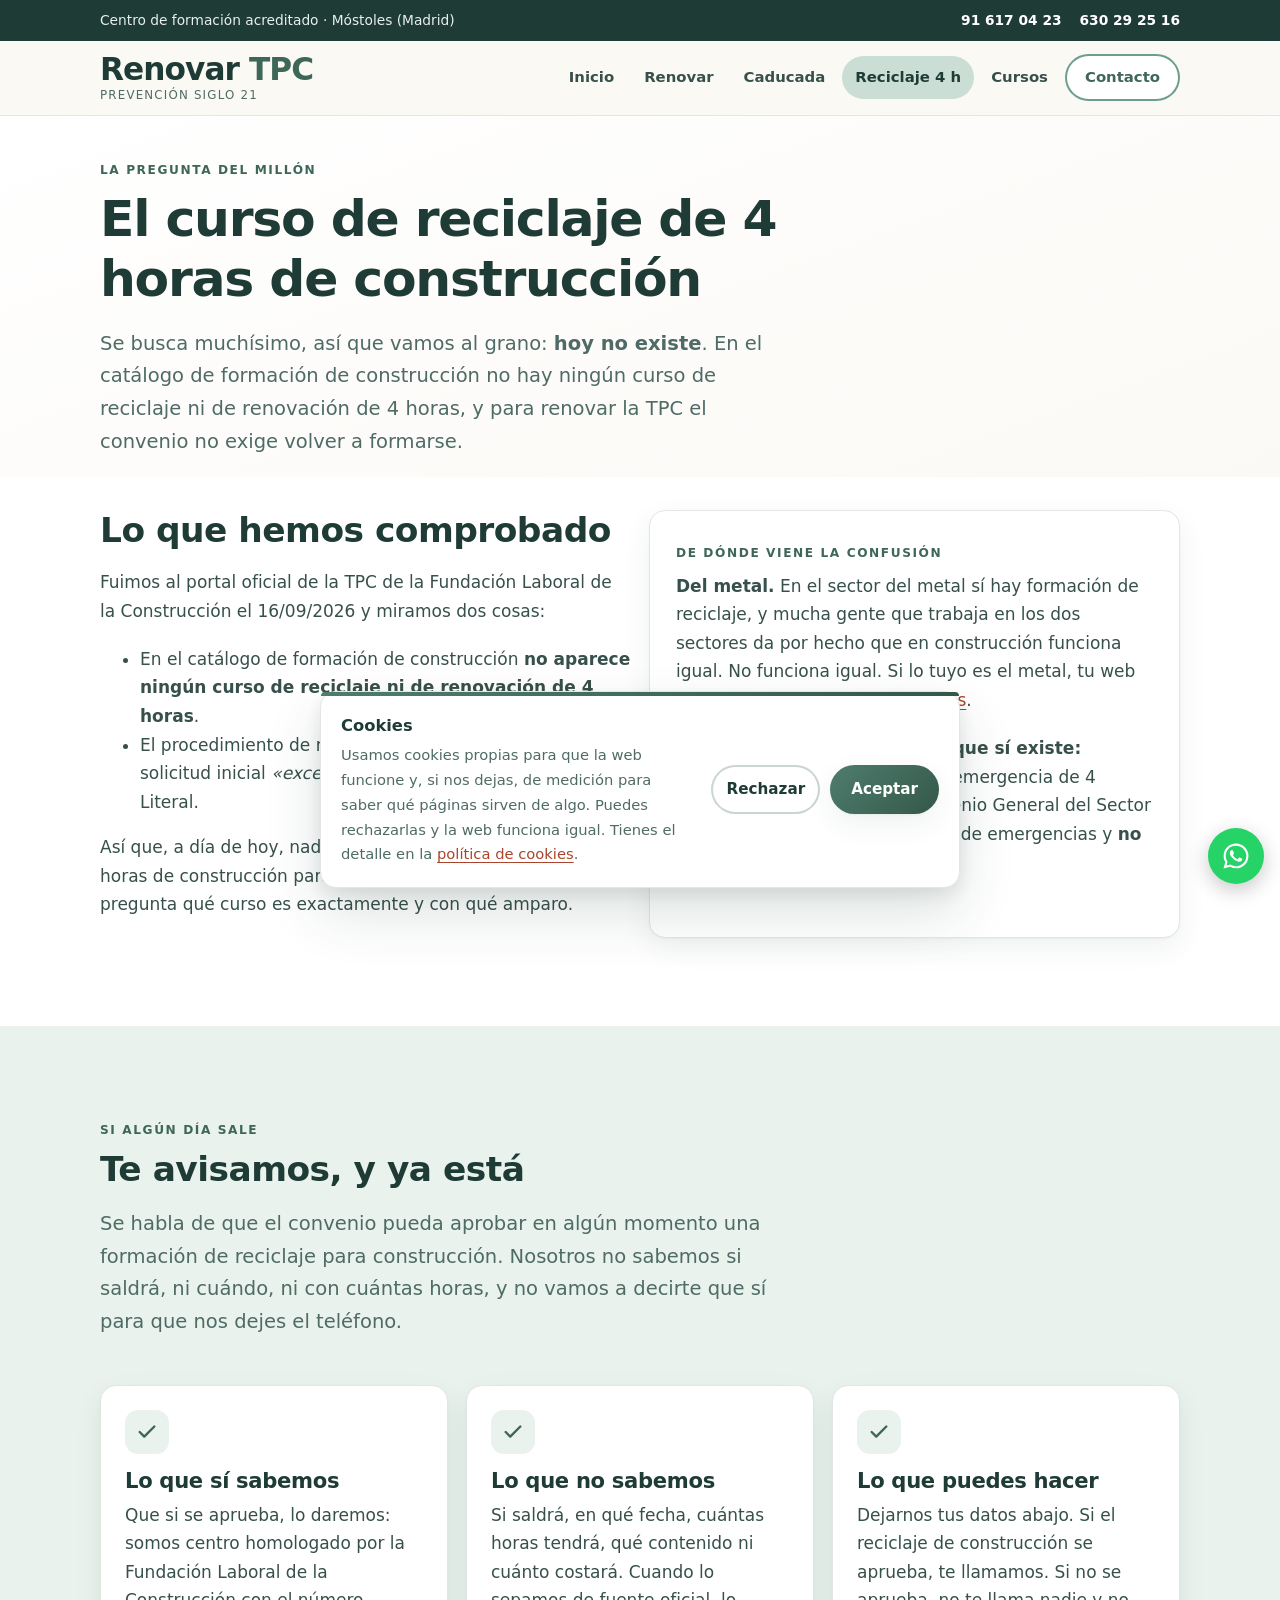
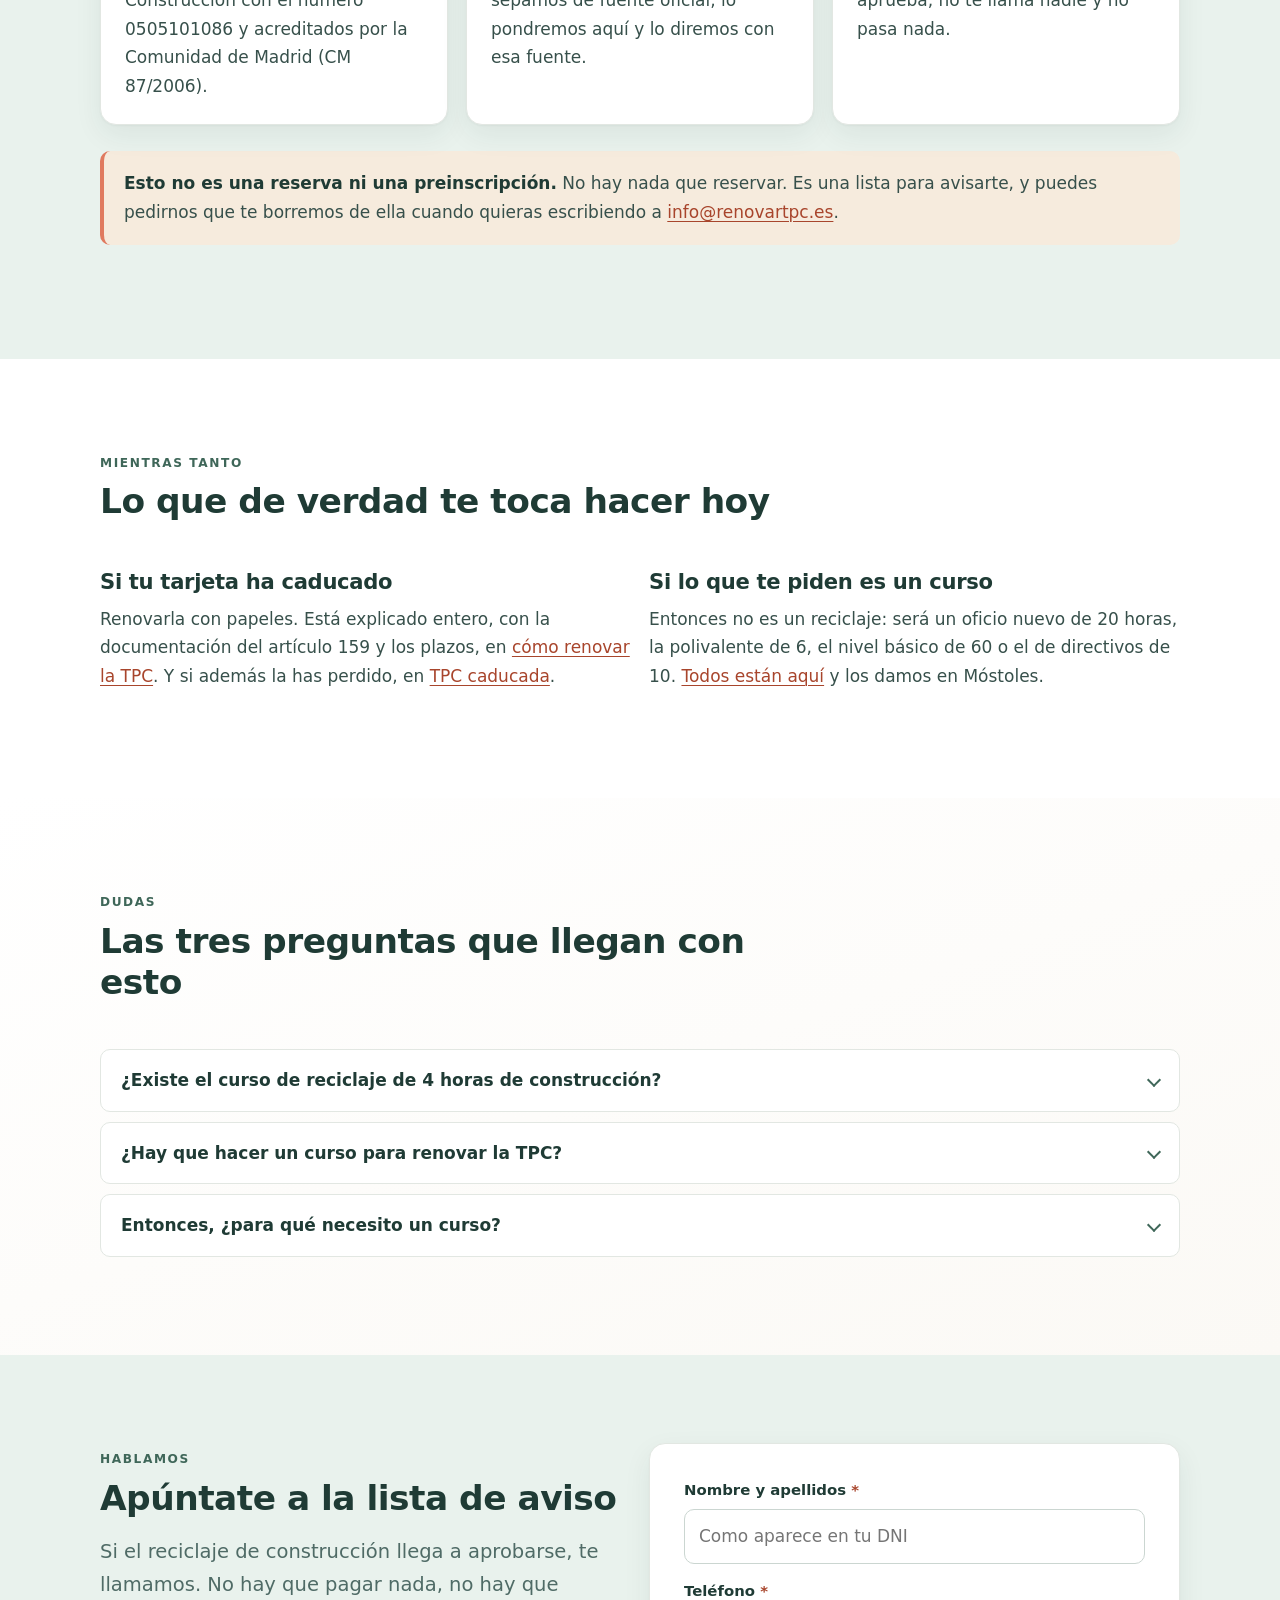
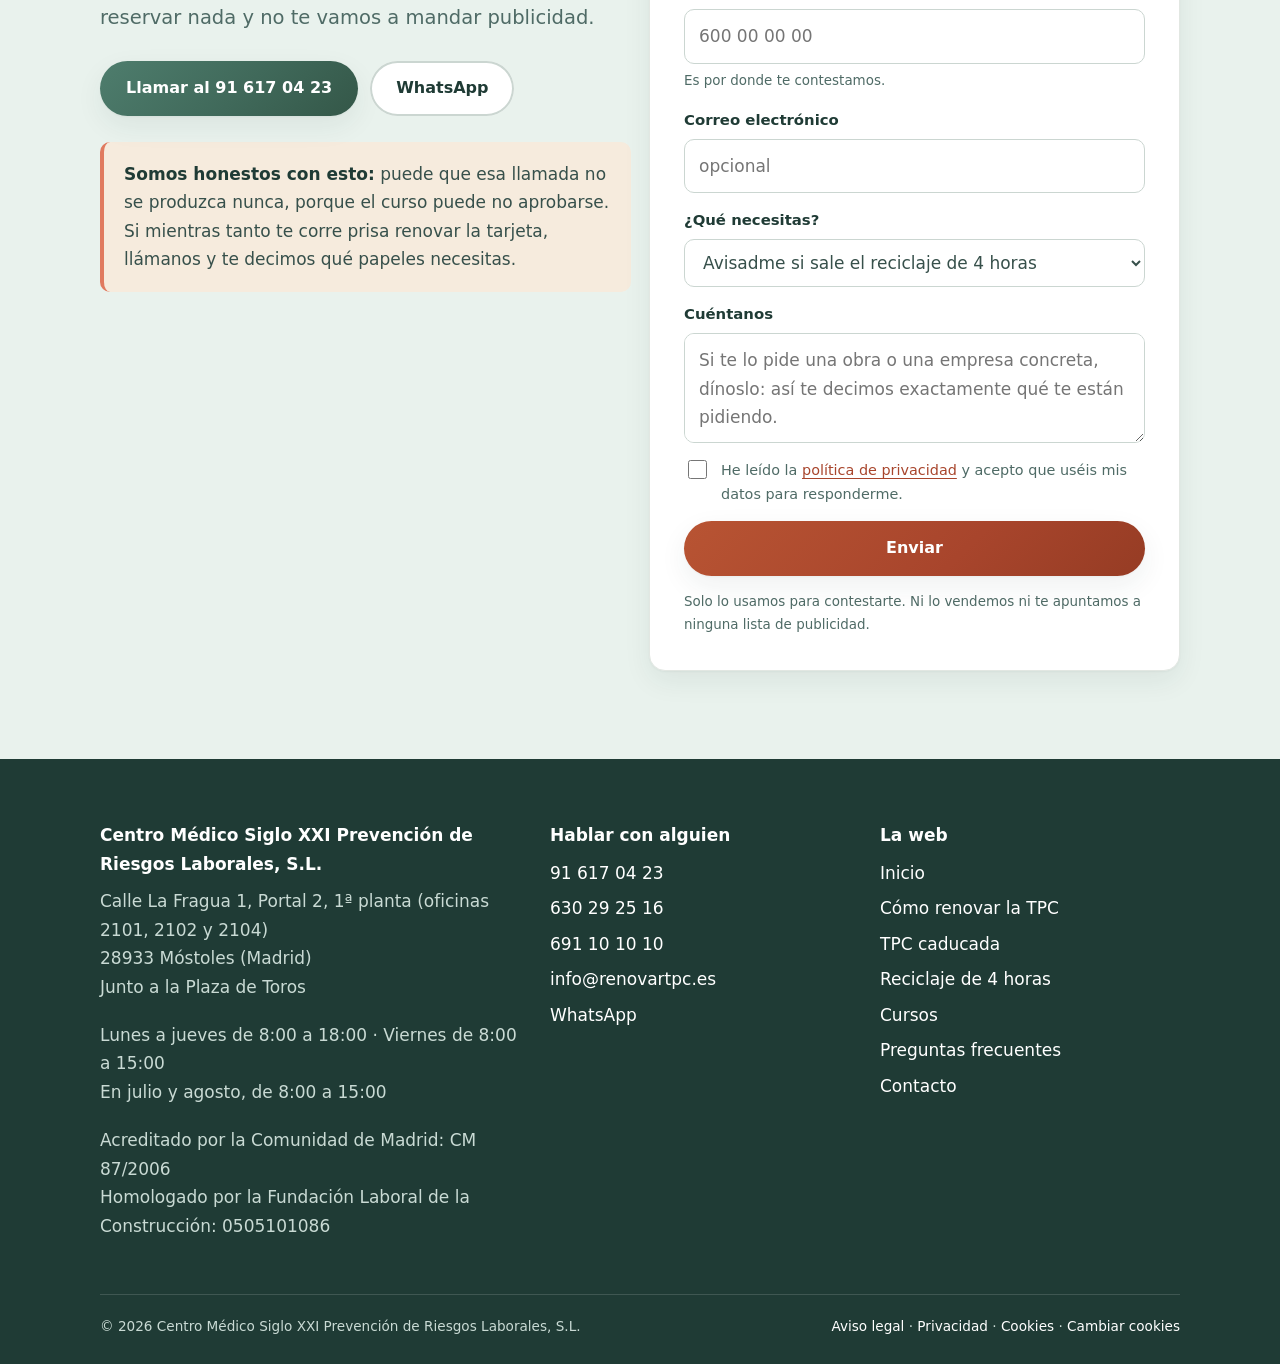
<file: curso-reciclaje-4-horas/index.html>
<!doctype html>
<html lang="es-ES" data-gtm="GTM-KFSLKC3Q">
<head>
<meta charset="utf-8">
<meta name="viewport" content="width=device-width, initial-scale=1">
<title>Curso de reciclaje TPC de 4 horas: qué hay de verdad hoy</title>
<meta name="description" content="Hoy no existe ningún curso de reciclaje de 4 horas en construcción y para renovar la TPC no hace falta formación. Te avisamos si algún día se aprueba uno.">
<link rel="canonical" href="https://renovartpc.es/curso-reciclaje-4-horas/">
<meta name="robots" content="index, follow, max-snippet:-1, max-image-preview:large">
<meta name="theme-color" content="#1F3B35">
<meta property="og:type" content="website">
<meta property="og:site_name" content="Renovar la TPC · Prevención Siglo 21">
<meta property="og:locale" content="es_ES">
<meta property="og:title" content="Curso de reciclaje TPC de 4 horas: qué hay de verdad hoy">
<meta property="og:description" content="Hoy no existe ningún curso de reciclaje de 4 horas en construcción y para renovar la TPC no hace falta formación. Te avisamos si algún día se aprueba uno.">
<meta property="og:url" content="https://renovartpc.es/curso-reciclaje-4-horas/">
<meta property="og:image" content="https://renovartpc.es/img/og-renovartpc.jpg">
<meta property="og:image:width" content="1200">
<meta property="og:image:height" content="630">
<meta property="og:image:alt" content="Renovar la Tarjeta Profesional de la Construcción: caducidad, documentación y duplicados, paso a paso">
<meta name="twitter:card" content="summary_large_image">
<meta name="twitter:image" content="https://renovartpc.es/img/og-renovartpc.jpg">
<link rel="icon" href="/favicon.svg" type="image/svg+xml">
<style>:root{--tinta:#1F3B35;--texto:#37504B;--tenue:#4F6B66;--papel:#ffffff;--crema:#FBF9F5;--menta:#E9F2ED;--cielo:#E6EEF2;--arena:#F6EBDD;--salvia:#6E9C8D;--salvia-osc:#3F6759;--salvia-tenue:#CBDED6;--coral:#E07A5F;--coral-osc:#A8452C;--coral-tenue:#FBE7E0;--borde:#E2E7E2;--borde-fuerte:#CBD6D1;--deg-salvia:linear-gradient(135deg,#4E7D6D 0%,#40695A 55%,#345748 100%);--deg-coral:linear-gradient(135deg,#B85433 0%,#A8452C 60%,#963C24 100%);--deg-papel:linear-gradient(160deg,#FFFFFF 0%,#FBF9F5 100%);--deg-hero:radial-gradient(1200px 620px at 12% -8%,#E9F2ED 0%,rgba(233,242,237,0) 62%),radial-gradient(1000px 560px at 92% 6%,#F6EBDD 0%,rgba(246,235,221,0) 60%),radial-gradient(900px 520px at 55% 108%,#E6EEF2 0%,rgba(230,238,242,0) 64%);--sombra:0 1px 2px rgba(31,59,53,.04),0 10px 28px rgba(31,59,53,.07);--sombra-alta:0 6px 16px rgba(31,59,53,.10),0 26px 56px rgba(31,59,53,.14);--brillo:0 0 0 4px rgba(110,156,141,.18);--brillo-coral:0 0 0 4px rgba(224,122,95,.22);--radio:16px;--radio-sm:10px;--ancho:1120px;--fuente:"Segoe UI",system-ui,-apple-system,"Helvetica Neue",Arial,sans-serif}*,*::before,*::after{box-sizing:border-box}html{scroll-behavior:smooth;-webkit-text-size-adjust:100%;overflow-x:hidden;scroll-padding-top:84px}body{margin:0;font-family:var(--fuente);font-size:17px;line-height:1.68;color:var(--texto);background:var(--crema);-webkit-font-smoothing:antialiased}img,svg,iframe{max-width:100%}img{height:auto;display:block}.wrap{width:100%;max-width:var(--ancho);margin:0 auto;padding:0 20px}:focus-visible{outline:3px solid var(--salvia-osc);outline-offset:3px;border-radius:4px}.saltar{position:absolute;left:-9999px;top:0;z-index:100;background:var(--tinta);color:#fff;padding:12px 18px;border-radius:0 0 var(--radio-sm) 0;font-weight:600}.saltar:focus{left:0}h1,h2,h3,h4{color:var(--tinta);line-height:1.2;margin:0 0 .5em;font-weight:700;letter-spacing:-.015em}h1{font-size:clamp(1.95rem,5.2vw,3.15rem);letter-spacing:-.025em}h2{font-size:clamp(1.5rem,3.6vw,2.15rem)}h3{font-size:clamp(1.12rem,2.2vw,1.32rem)}h4{font-size:1.02rem}p{margin:0 0 1.15em}a{color:var(--coral-osc);text-decoration-thickness:1px;text-underline-offset:3px}a:hover{color:var(--tinta)}.entradilla{font-size:clamp(1.05rem,2.1vw,1.22rem);color:var(--tenue);max-width:62ch}.rotulo{display:inline-block;font-size:.76rem;font-weight:800;letter-spacing:.13em;text-transform:uppercase;color:var(--salvia-osc);margin:0 0 .7em}.seccion{padding:clamp(48px,7vw,88px) 0}.seccion--menta{background:var(--menta)}.seccion--crema{background:var(--deg-papel)}.seccion--papel{background:var(--papel)}.cabecera-seccion{max-width:64ch;margin-bottom:clamp(28px,4vw,46px)}.barra{background:var(--tinta);color:#E8F0EC;font-size:.86rem}.barra__in{display:flex;flex-wrap:wrap;gap:6px 22px;align-items:center;justify-content:space-between;padding:9px 20px}.barra a{color:#fff;font-weight:600;text-decoration:none}.barra a:hover{text-decoration:underline}.barra__tels{display:flex;gap:18px;flex-wrap:wrap}.cab{position:sticky;top:0;z-index:50;background:rgba(251,249,245,.92);backdrop-filter:saturate(1.4) blur(10px);border-bottom:1px solid var(--borde)}.cab__in{display:flex;align-items:center;justify-content:space-between;gap:16px;padding:12px 20px}.logo{display:flex;flex-direction:column;text-decoration:none;line-height:1.16}.logo__marca{font-weight:800;font-size:1.16rem;color:var(--tinta);letter-spacing:-.02em}.logo__marca b{color:var(--salvia-osc);font-weight:800}.logo__sub{font-size:.69rem;letter-spacing:.1em;text-transform:uppercase;color:var(--tenue)}.nav ul{display:flex;align-items:center;gap:4px;list-style:none;margin:0;padding:0}.nav a:not(.btn){display:block;padding:9px 13px;border-radius:999px;color:var(--texto);text-decoration:none;font-size:.93rem;font-weight:600;transition:background .18s ease,color .18s ease}.nav a:not(.btn):hover{background:var(--menta);color:var(--tinta)}.nav a:not(.btn).activo{background:var(--salvia-tenue);color:var(--tinta)}.nav .btn{padding:11px 20px;font-size:.93rem}.menu-check,.menu-boton{display:none}.btn{position:relative;z-index:0;overflow:hidden;display:inline-flex;align-items:center;justify-content:center;gap:9px;padding:14px 26px;border:0;border-radius:999px;font:inherit;font-weight:700;font-size:1rem;text-decoration:none;cursor:pointer;transition:transform .22s cubic-bezier(.2,.7,.3,1),box-shadow .22s ease,filter .22s ease}.btn--cta{background:var(--deg-coral);color:#fff;box-shadow:var(--sombra)}.btn--cta:hover{color:#fff;transform:translateY(-2px) scale(1.035);box-shadow:var(--sombra-alta),var(--brillo-coral);filter:saturate(1.06)}.btn--salvia{background:var(--deg-salvia);color:#fff;box-shadow:var(--sombra)}.btn--salvia:hover{color:#fff;transform:translateY(-2px) scale(1.035);box-shadow:var(--sombra-alta),var(--brillo)}.btn--linea{background:var(--papel);color:var(--tinta);box-shadow:inset 0 0 0 2px var(--borde-fuerte)}.btn--linea:hover{color:var(--tinta);transform:translateY(-2px) scale(1.035);box-shadow:inset 0 0 0 2px var(--salvia),var(--brillo)}.btn:active{transform:translateY(0) scale(.99)}.btn::after{content:"";position:absolute;z-index:-1;top:-60%;bottom:-60%;left:-55%;width:38%;background:linear-gradient(100deg,transparent 0%,rgba(255,255,255,.10) 26%,rgba(255,255,255,.55) 50%,rgba(255,255,255,.10) 74%,transparent 100%);transform:translateX(0) skewX(-18deg);animation:destello 4.2s cubic-bezier(.5,0,.5,1) infinite}.btn--linea::after{background:linear-gradient(100deg,transparent,rgba(110,156,141,.18) 50%,transparent)}.btn:hover::after{animation-duration:1.2s}@keyframes destello{0%{transform:translateX(0) skewX(-18deg)}55%,100%{transform:translateX(455%) skewX(-18deg)}}.botonera{display:flex;flex-wrap:wrap;gap:12px;margin-top:26px}.hero{position:relative;overflow:hidden;background:var(--crema)}.hero::before{content:"";position:absolute;inset:0;background:var(--deg-hero);pointer-events:none}.hero__in{position:relative;padding:clamp(46px,8vw,96px) 20px clamp(40px,6vw,78px)}.hero__grid{display:grid;gap:clamp(30px,5vw,56px);align-items:center}.sello{display:inline-flex;align-items:center;gap:9px;background:var(--papel);border:1px solid var(--salvia-tenue);color:var(--salvia-osc);font-weight:700;font-size:.82rem;padding:7px 15px;border-radius:999px;box-shadow:var(--sombra)}.sello__punto{width:8px;height:8px;border-radius:50%;background:var(--salvia);box-shadow:0 0 0 4px rgba(110,156,141,.20)}.hero h1{margin:.55em 0 .3em}.hero h1 em{font-style:normal;color:var(--salvia-osc)}.ficha{background:var(--papel);border-radius:var(--radio);box-shadow:var(--sombra);padding:26px;border:1px solid var(--borde);position:relative;overflow:hidden}.ficha::before{content:"";position:absolute;inset:0 0 auto 0;height:5px;background:var(--deg-salvia)}.ficha__precio{display:flex;align-items:baseline;gap:10px;margin-bottom:2px}.ficha__euros{font-size:clamp(2.5rem,7vw,3.4rem);font-weight:800;color:var(--tinta);line-height:1}.ficha__iva{font-size:.9rem;color:var(--tenue);font-weight:600}.ficha__lista{list-style:none;margin:18px 0 0;padding:0;display:grid;gap:11px}.ficha__lista li{display:flex;gap:11px;align-items:flex-start;font-size:.96rem}.ficha__lista svg{flex:none;margin-top:3px}.cifras{background:var(--papel);border-top:1px solid var(--borde);border-bottom:1px solid var(--borde)}.cifras__grid{display:grid;grid-template-columns:repeat(4,1fr);gap:4px;padding:32px 0;text-align:center}.cifra__n{display:block;font-weight:800;line-height:1.05;color:var(--tinta);font-size:clamp(1.65rem,3.6vw,2.5rem)}.cifra__t{display:block;font-size:.84rem;color:var(--tenue);margin-top:5px}.rejilla{display:grid;gap:18px}.rejilla--2{grid-template-columns:repeat(2,1fr)}.rejilla--3{grid-template-columns:repeat(3,1fr)}.rejilla--4{grid-template-columns:repeat(4,1fr)}.tarjeta{background:var(--papel);border:1px solid var(--borde);border-radius:var(--radio);padding:24px;box-shadow:var(--sombra);position:relative;overflow:hidden;transition:transform .26s cubic-bezier(.2,.7,.3,1),box-shadow .26s ease,border-color .26s ease}.tarjeta:hover{transform:translateY(-4px) scale(1.012);box-shadow:var(--sombra-alta);border-color:var(--salvia-tenue)}.tarjeta h3{margin-bottom:.35em}.tarjeta p:last-child{margin-bottom:0}.tarjeta__num{display:inline-flex;align-items:center;justify-content:center;width:40px;height:40px;border-radius:12px;margin-bottom:14px;background:var(--deg-salvia);color:#fff;font-weight:800;font-size:1.02rem;box-shadow:var(--sombra)}.tarjeta--acento .tarjeta__num{background:var(--deg-coral)}.icono{display:inline-flex;align-items:center;justify-content:center;width:44px;height:44px;border-radius:13px;margin-bottom:14px;background:var(--menta);color:var(--salvia-osc)}.icono svg{width:22px;height:22px}.aviso{background:var(--arena);border-left:4px solid var(--coral);border-radius:var(--radio-sm);padding:18px 20px;margin:26px 0}.aviso p:last-child{margin-bottom:0}.aviso strong{color:var(--tinta)}.bloque{background:var(--papel);border:1px solid var(--borde);border-radius:var(--radio);overflow:hidden;margin-bottom:14px;transition:box-shadow .24s ease,border-color .24s ease}.bloque:hover{box-shadow:var(--sombra);border-color:var(--salvia-tenue)}.bloque__cab{display:flex;gap:14px;align-items:center;padding:18px 22px;background:var(--deg-papel)}.bloque__n{flex:none;width:34px;height:34px;border-radius:10px;display:grid;place-items:center;background:var(--menta);color:var(--salvia-osc);font-weight:800;font-size:.92rem}.bloque__cab h3{margin:0;font-size:1.06rem}.bloque ul{margin:0;padding:4px 22px 20px 48px;color:var(--texto)}.bloque li{margin:.3em 0}.pregunta{background:var(--papel);border:1px solid var(--borde);border-radius:var(--radio-sm);margin-bottom:10px;overflow:hidden;transition:border-color .2s ease,box-shadow .2s ease}.pregunta:hover{border-color:var(--salvia-tenue);box-shadow:var(--sombra)}.pregunta[open]{border-color:var(--salvia-tenue);box-shadow:var(--sombra)}.pregunta summary{cursor:pointer;list-style:none;padding:16px 52px 16px 20px;font-weight:700;color:var(--tinta);position:relative}.pregunta summary::-webkit-details-marker{display:none}.pregunta summary::after{content:"";position:absolute;right:20px;top:50%;width:10px;height:10px;margin-top:-6px;border-right:2.5px solid var(--salvia-osc);border-bottom:2.5px solid var(--salvia-osc);transform:rotate(45deg);transition:transform .22s ease}.pregunta[open] summary::after{transform:rotate(-135deg);margin-top:-2px}.pregunta__cuerpo{padding:0 20px 18px}.pregunta__cuerpo p:last-child{margin-bottom:0}.tabla-envoltorio{overflow-x:auto;border-radius:var(--radio);border:1px solid var(--borde);background:var(--papel)}table{width:100%;border-collapse:collapse;font-size:.95rem}th,td{padding:13px 16px;text-align:left;border-bottom:1px solid var(--borde)}th{background:var(--menta);color:var(--tinta);font-weight:700;white-space:nowrap}tr:last-child td{border-bottom:0}.form{display:grid;gap:15px}.campo{display:grid;gap:6px}.campo label{font-weight:600;font-size:.93rem;color:var(--tinta)}.campo .obl{color:var(--coral-osc)}.campo input,.campo select,.campo textarea{font:inherit;color:var(--texto);background:var(--papel);border:1.5px solid var(--borde-fuerte);border-radius:var(--radio-sm);padding:12px 14px;width:100%;transition:border-color .18s ease,box-shadow .18s ease}.campo input:hover,.campo select:hover,.campo textarea:hover{border-color:var(--salvia)}.campo input:focus,.campo select:focus,.campo textarea:focus{outline:none;border-color:var(--salvia-osc);box-shadow:var(--brillo)}.campo textarea{min-height:110px;resize:vertical}.campo .pista{font-size:.84rem;color:var(--tenue)}.consentimiento{display:flex;gap:11px;align-items:flex-start;font-size:.9rem;color:var(--tenue)}.consentimiento input{width:19px;height:19px;flex:none;margin-top:2px;accent-color:var(--salvia-osc)}.form__aviso{font-size:.84rem;color:var(--tenue);margin:0}.form-caja{background:var(--papel);border:1px solid var(--borde);border-radius:var(--radio);padding:clamp(22px,3.5vw,34px);box-shadow:var(--sombra)}.resultado{border-radius:var(--radio-sm);padding:15px 18px;font-weight:600;margin-top:4px}.resultado--ok{background:var(--menta);color:var(--salvia-osc);border:1px solid var(--salvia-tenue)}.resultado--mal{background:var(--coral-tenue);color:var(--coral-osc);border:1px solid #F0C4B7}.pie{background:var(--tinta);color:#C9DAD4;padding:clamp(40px,5vw,62px) 0 26px}.pie a{color:#fff;text-decoration:none}.pie a:hover{text-decoration:underline;color:#fff}.pie__grid{display:grid;gap:30px}.pie__titulo{color:#fff;font-weight:700;margin-bottom:.5em}.pie ul{list-style:none;margin:0;padding:0;display:grid;gap:7px}.pie__legal{margin-top:34px;padding-top:20px;border-top:1px solid rgba(255,255,255,.14);font-size:.85rem;display:flex;flex-wrap:wrap;gap:8px 20px;justify-content:space-between}.wasap{position:fixed;right:16px;bottom:16px;z-index:40;width:56px;height:56px;border-radius:50%;display:grid;place-items:center;background:#25D366;color:#fff;box-shadow:0 6px 20px rgba(0,0,0,.22);transition:transform .22s cubic-bezier(.2,.7,.3,1),box-shadow .22s ease}.wasap:hover{transform:scale(1.1);box-shadow:0 10px 28px rgba(0,0,0,.28);color:#fff}.wasap svg{width:30px;height:30px}.js .aparece{opacity:0;transform:translateY(20px)}.js .aparece.visible{opacity:1;transform:none;transition:opacity .55s ease,transform .55s ease}@media (prefers-reduced-motion:reduce){html{scroll-behavior:auto}.js .aparece{opacity:1;transform:none;transition:none}.btn::after{display:none}.btn:hover,.tarjeta:hover,.wasap:hover{transform:none}*{animation-duration:.001ms !important;animation-iteration-count:1 !important}}@media (min-width:720px){.hero__grid{grid-template-columns:1.15fr .85fr}.pie__grid{grid-template-columns:1.4fr 1fr 1fr}}@media (max-width:980px){.rejilla--4{grid-template-columns:repeat(2,1fr)}}@media (max-width:860px){.cab__in{flex-wrap:wrap}.menu-boton{display:grid;place-items:center;width:46px;height:46px;border-radius:12px;cursor:pointer;background:var(--menta)}.menu-boton span,.menu-boton span::before,.menu-boton span::after{content:"";display:block;width:20px;height:2px;border-radius:2px;background:var(--tinta);transition:transform .22s ease,opacity .22s ease}.menu-boton span::before{transform:translateY(-6px)}.menu-boton span::after{transform:translateY(4px)}.menu-check:checked + .menu-boton span{background:transparent}.menu-check:checked + .menu-boton span::before{transform:translateY(0) rotate(45deg)}.menu-check:checked + .menu-boton span::after{transform:translateY(-2px) rotate(-45deg)}.nav{flex-basis:100%;max-height:0;overflow:hidden;transition:max-height .3s ease}.menu-check:checked ~ .nav{max-height:32rem}.nav ul{flex-direction:column;align-items:stretch;gap:2px;padding:8px 0 12px}.nav a{padding:12px 14px;border-radius:var(--radio-sm)}.nav .btn{width:100%;margin-top:8px}}@media (max-width:700px){.rejilla--2,.rejilla--3{grid-template-columns:1fr}.cifras__grid{grid-template-columns:1fr 1fr;gap:22px 4px}.barra__in{justify-content:center;text-align:center}}@media (max-width:420px){.rejilla--4{grid-template-columns:1fr}}@media print{.cab,.barra,.wasap,.botonera,.form-caja,.pie__legal{display:none}body{background:#fff;font-size:12pt}.seccion{padding:12pt 0}a[href^="http"]::after{content:" (" attr(href) ")";font-size:9pt;color:#555}}.cookies{position:fixed;left:12px;right:12px;bottom:12px;z-index:60;background:var(--papel);border:1px solid var(--borde);border-radius:var(--radio);box-shadow:var(--sombra-alta);padding:20px;max-width:640px;margin:0 auto;opacity:0;transform:translateY(16px);transition:opacity .3s ease,transform .3s cubic-bezier(.2,.7,.3,1)}.cookies.visible{opacity:1;transform:none}.cookies::before{content:"";position:absolute;inset:0 0 auto 0;height:4px;border-radius:var(--radio) var(--radio) 0 0;background:var(--deg-salvia)}.cookies__in{display:grid;gap:16px}.cookies__texto strong{display:block;color:var(--tinta);font-size:1.02rem;margin-bottom:4px}.cookies__texto p{margin:0;font-size:.92rem;color:var(--tenue)}.cookies__botones{display:flex;gap:10px}.cookies__botones .btn{flex:1;padding:12px 18px;font-size:.95rem}@media (min-width:620px){.cookies__in{grid-template-columns:1fr auto;align-items:center}.cookies__botones{flex:none}}@media (prefers-reduced-motion:reduce){.cookies{transition:none;opacity:1;transform:none}}.logo__marca{font-size:1.95rem;letter-spacing:-.03em;line-height:1.05}.logo__sub{font-size:.74rem;margin-top:3px}@media (max-width:520px){.logo__marca{font-size:1.5rem}}.nav .btn--cta{background:var(--papel);color:var(--salvia-osc);box-shadow:inset 0 0 0 2px var(--salvia);transition:transform .24s cubic-bezier(.2,.7,.3,1),box-shadow .24s ease,background .24s ease,color .24s ease}.nav .btn--cta:hover{transform:scale(1.2);color:#fff;background:var(--deg-salvia);box-shadow:inset 0 0 0 2px transparent,var(--sombra-alta),var(--brillo)}.nav .btn--cta::after{display:none}.linterna{position:relative;overflow:hidden}.linterna::before{content:"";position:absolute;inset:0;pointer-events:none;opacity:0;transition:opacity .35s ease;background:radial-gradient(220px circle at var(--mx,50%) var(--my,50%),rgba(110,156,141,.30) 0%,rgba(110,156,141,.14) 38%,rgba(110,156,141,0) 70%)}.linterna:hover::before{opacity:1}.cifra__n{background-image:linear-gradient(100deg,var(--tinta) 0%,var(--tinta) 40%,var(--salvia) 50%,var(--tinta) 60%,var(--tinta) 100%);background-size:300% 100%;background-position:100% 0;-webkit-background-clip:text;background-clip:text;transition:background-position .75s ease}.cifras__grid>div:hover .cifra__n{background-position:0 0;-webkit-text-fill-color:transparent;color:transparent}.cifras__grid>div{border-radius:var(--radio);padding:10px 6px}.ficha--luz{transition:box-shadow .3s ease,border-color .3s ease}.ficha--luz:hover{box-shadow:var(--sombra-alta);border-color:var(--salvia-tenue)}.ficha--luz::before{z-index:2}.tarjeta.linterna:hover{border-color:var(--salvia)}.barras{margin:26px 0 6px}.barras__barra{display:flex;height:54px;border-radius:12px;overflow:hidden;box-shadow:var(--sombra);border:1px solid var(--borde)}.barras__parte{display:grid;place-items:center;color:#fff;font-weight:800;font-size:1.02rem;letter-spacing:-.01em}.barras__parte--aula{flex:20;background:linear-gradient(135deg,#35594C 0%,#2B4A3F 100%)}.barras__parte--online{flex:40;background:linear-gradient(135deg,#4E7D6D 0%,#40695A 100%)}.barras__pies{display:flex;margin-top:10px;gap:0}.barras__pie{font-size:.9rem;color:var(--tenue);padding-right:12px}.barras__pie strong{display:block;color:var(--tinta);font-size:.98rem}.barras__pie--aula{flex:20}.barras__pie--online{flex:40}@media (max-width:560px){.barras__parte{font-size:.88rem}.barras__pie{font-size:.82rem}}.temario-2{display:grid;gap:14px;align-items:start}@media (min-width:860px){.temario-2{grid-template-columns:1fr 1fr}}.temario-2 .bloque{margin-bottom:0}.temario-2 .bloque ul{padding:4px 20px 18px 46px;font-size:.95rem}.tels{list-style:none;margin:0;padding:0;display:grid;gap:10px;text-align:center}.tels a{display:block;font-size:1.28rem;font-weight:800;color:var(--salvia-osc);text-decoration:none;letter-spacing:-.01em;padding:8px 10px;border-radius:var(--radio-sm);transition:background .18s ease,transform .18s ease}.tels a:hover{background:var(--menta);color:var(--tinta);transform:scale(1.04)}.direccion{color:var(--texto);text-decoration:none;display:inline-block}.direccion:hover{color:var(--salvia-osc);text-decoration:underline}@media (prefers-reduced-motion:reduce){.linterna::before{display:none}.cifra__n{background-image:none;transition:none}.cifras__grid>div:hover .cifra__n{color:var(--tinta);-webkit-text-fill-color:currentColor}.nav .btn--cta:hover,.tels a:hover{transform:none}}main>.seccion:first-child{padding-top:clamp(22px,3vw,40px);padding-bottom:clamp(10px,1.4vw,18px)}main>.seccion:first-child .cabecera-seccion{margin-bottom:0}main>.seccion:first-child + .seccion{padding-top:clamp(20px,2.6vw,40px)}main>.seccion:first-child .entradilla:last-child{margin-bottom:0}main>.seccion:first-child h1{margin-bottom:.35em}@media (max-width:700px){main>.seccion:first-child{padding-top:18px;padding-bottom:8px}main>.seccion:first-child + .seccion{padding-top:18px}.seccion{padding:34px 0}.cabecera-seccion{margin-bottom:20px}main>.seccion:first-child .botonera{margin-top:18px}}</style>
<script type="application/ld+json">{"@context":"https://schema.org","@type":"FAQPage","mainEntity":[{"@type":"Question","name":"¿Existe el curso de reciclaje de 4 horas de construcción?","acceptedAnswer":{"@type":"Answer","text":"Hoy no. En el catálogo de formación de construcción no hay ningún curso de reciclaje ni de renovación de 4 horas. El único curso de 4 horas que existe en construcción es el de primeros auxilios en equipos de emergencia, y ese no renueva la tarjeta. Si algún día el convenio aprueba uno, lo daremos: puedes dejarnos tus datos y te avisamos."}},{"@type":"Question","name":"¿Hay que hacer un curso para renovar la TPC?","acceptedAnswer":{"@type":"Answer","text":"No. El artículo 161 del convenio solo pide, para renovar, la documentación de los apartados 1 y 2 del artículo 159, y el diploma del curso va en el apartado 3. El portal oficial lo resume así: mismo procedimiento que la solicitud inicial «excepto la formación en prevención». Se renueva con papeles —vida laboral y acreditación de que trabajas en el sector—, no volviendo a clase."}},{"@type":"Question","name":"Entonces, ¿para qué necesito un curso?","acceptedAnswer":{"@type":"Answer","text":"Para sacar la tarjeta por primera vez sí hace falta formación en prevención: el curso de 20 horas del oficio, que es el válido y convalida el antiguo nivel inicial de 8 horas (ese ya no se da). Para renovarla, no. Y hay cursos que no van de la tarjeta, sino de lo que te pide la obra: el nivel básico de 60 horas para ser recurso preventivo o los 10 de directivos."}}]}</script>
<script type="application/ld+json">{"@context":"https://schema.org","@type":"BreadcrumbList","itemListElement":[{"@type":"ListItem","position":1,"name":"Inicio","item":"https://renovartpc.es/"},{"@type":"ListItem","position":2,"name":"Curso de reciclaje de 4 horas","item":"https://renovartpc.es/curso-reciclaje-4-horas/"}]}</script>
</head>
<body>
<a class="saltar" href="#principal">Saltar al contenido</a>

<div class="barra">
  <div class="wrap barra__in">
    <span>Centro de formación acreditado · Móstoles (Madrid)</span>
    <span class="barra__tels"><a href="tel:+34916170423">91 617 04 23</a> <a href="tel:+34630292516">630 29 25 16</a></span>
  </div>
</div>

<header class="cab">
  <div class="wrap cab__in">
    <a class="logo" href="/">
      <span class="logo__marca">Renovar <b>TPC</b></span>
      <span class="logo__sub">Prevención Siglo 21</span>
    </a>
    <input type="checkbox" id="abrir-menu" class="menu-check" hidden>
    <label for="abrir-menu" class="menu-boton" aria-label="Abrir el menú"><span></span></label>
    <nav class="nav" aria-label="Principal">
      <ul>
        <li><a href="/">Inicio</a></li>
        <li><a href="/renovar-la-tpc/">Renovar</a></li>
        <li><a href="/tpc-caducada/">Caducada</a></li>
        <li><a href="/curso-reciclaje-4-horas/" class="activo" aria-current="page">Reciclaje 4 h</a></li>
        <li><a href="/cursos/">Cursos</a></li>
        <li><a class="btn btn--cta" href="/contacto/">Contacto</a></li>
      </ul>
    </nav>
  </div>
</header>

<main id="principal">

<section class="seccion seccion--crema">
  <div class="wrap">
    <div class="cabecera-seccion">
      <p class="rotulo">La pregunta del millón</p>
      <h1>El curso de reciclaje de 4 horas de construcción</h1>
      <p class="entradilla">Se busca muchísimo, así que vamos al grano:
      <strong>hoy no existe</strong>. En el catálogo de formación de
      construcción no hay ningún curso de reciclaje ni de renovación de 4
      horas, y para renovar la TPC el convenio no exige volver a formarse.</p>
    </div>
  </div>
</section>

<section class="seccion seccion--papel">
  <div class="wrap">
    <div class="rejilla rejilla--2">
      <div class="aparece">
        <h2>Lo que hemos comprobado</h2>
        <p>Fuimos al portal oficial de la TPC de la Fundación Laboral de la Construcción el 16/09/2026 y miramos dos cosas:</p>
        <ul>
          <li>En el catálogo de formación de construcción <strong>no aparece
          ningún curso de reciclaje ni de renovación de 4 horas</strong>.</li>
          <li>El procedimiento de renovación es el mismo que el de la solicitud
          inicial <em>«excepto la formación en prevención»</em>. Literal.</li>
        </ul>
        <p>Así que, a día de hoy, nadie puede venderte un reciclaje de 4 horas
        de construcción para renovar la tarjeta. Si te lo ofrecen, pregunta qué
        curso es exactamente y con qué amparo.</p>
      </div>
      <div class="ficha ficha--luz linterna aparece" data-orden="1">
        <p class="rotulo">De dónde viene la confusión</p>
        <p><strong>Del metal.</strong> En el sector del metal sí hay formación
        de reciclaje, y mucha gente que trabaja en los dos sectores da por hecho
        que en construcción funciona igual. No funciona igual. Si lo tuyo es el
        metal, tu web es <a href="https://reciclajemetal.es/" rel="noopener">reciclajemetal.es</a> y <a href="https://www.tpcmetal.es/" rel="noopener">tpcmetal.es</a>.</p>
        <p><strong>Y del único curso de 4 horas que sí existe:</strong>
        primeros auxilios en equipos de emergencia de 4 horas, amparado por el VII Convenio General del Sector de la Construcción. Es
        formación de emergencias y <strong>no renueva la tarjeta</strong>.</p>
      </div>
    </div>
  </div>
</section>

<section class="seccion seccion--menta">
  <div class="wrap">
    <div class="cabecera-seccion aparece">
      <p class="rotulo">Si algún día sale</p>
      <h2>Te avisamos, y ya está</h2>
      <p class="entradilla">Se habla de que el convenio pueda aprobar en algún
      momento una formación de reciclaje para construcción. Nosotros no sabemos
      si saldrá, ni cuándo, ni con cuántas horas, y no vamos a decirte que sí
      para que nos dejes el teléfono.</p>
    </div>
    <div class="rejilla rejilla--3">
      <article class="tarjeta aparece"><span class="icono"><svg width="18" height="18" viewBox="0 0 24 24" fill="none" stroke="#3F6759" stroke-width="2.6" stroke-linecap="round" stroke-linejoin="round" aria-hidden="true"><path d="M20 6 9 17l-5-5"/></svg></span>
        <h3>Lo que sí sabemos</h3><p>Que si se aprueba, lo daremos: somos centro
        homologado por la Fundación Laboral de la Construcción con el número
        0505101086 y acreditados por la Comunidad de Madrid (CM 87/2006).</p></article>
      <article class="tarjeta aparece" data-orden="1"><span class="icono"><svg width="18" height="18" viewBox="0 0 24 24" fill="none" stroke="#3F6759" stroke-width="2.6" stroke-linecap="round" stroke-linejoin="round" aria-hidden="true"><path d="M20 6 9 17l-5-5"/></svg></span>
        <h3>Lo que no sabemos</h3><p>Si saldrá, en qué fecha, cuántas horas
        tendrá, qué contenido ni cuánto costará. Cuando lo sepamos de fuente
        oficial, lo pondremos aquí y lo diremos con esa fuente.</p></article>
      <article class="tarjeta tarjeta--acento aparece" data-orden="2"><span class="icono"><svg width="18" height="18" viewBox="0 0 24 24" fill="none" stroke="#3F6759" stroke-width="2.6" stroke-linecap="round" stroke-linejoin="round" aria-hidden="true"><path d="M20 6 9 17l-5-5"/></svg></span>
        <h3>Lo que puedes hacer</h3><p>Dejarnos tus datos abajo. Si el reciclaje
        de construcción se aprueba, te llamamos. Si no se aprueba, no te llama
        nadie y no pasa nada.</p></article>
    </div>
    <div class="aviso aparece" data-orden="3">
      <p><strong>Esto no es una reserva ni una preinscripción.</strong> No hay
      nada que reservar. Es una lista para avisarte, y puedes pedirnos que te
      borremos de ella cuando quieras escribiendo a
      <a href="mailto:info@renovartpc.es">info@renovartpc.es</a>.</p>
    </div>
  </div>
</section>

<section class="seccion seccion--papel">
  <div class="wrap">
    <div class="cabecera-seccion aparece">
      <p class="rotulo">Mientras tanto</p>
      <h2>Lo que de verdad te toca hacer hoy</h2>
    </div>
    <div class="rejilla rejilla--2">
      <div class="aparece">
        <h3>Si tu tarjeta ha caducado</h3>
        <p>Renovarla con papeles. Está explicado entero, con la documentación
        del artículo 159 y los plazos, en
        <a href="/renovar-la-tpc/">cómo renovar la TPC</a>. Y si además la has
        perdido, en <a href="/tpc-caducada/">TPC caducada</a>.</p>
      </div>
      <div class="aparece" data-orden="1">
        <h3>Si lo que te piden es un curso</h3>
        <p>Entonces no es un reciclaje: será un oficio nuevo de 20 horas, la
        polivalente de 6, el nivel básico de 60 o el de directivos de 10.
        <a href="/cursos/">Todos están aquí</a> y los damos en Móstoles.</p>
      </div>
    </div>
  </div>
</section>

<section class="seccion seccion--crema">
  <div class="wrap">
    <div class="cabecera-seccion aparece">
      <p class="rotulo">Dudas</p>
      <h2>Las tres preguntas que llegan con esto</h2>
    </div>
    <details class="pregunta"><summary>¿Existe el curso de reciclaje de 4 horas de construcción?</summary><div class="pregunta__cuerpo"><p>Hoy no. En el catálogo de formación de construcción no hay ningún curso de reciclaje ni de renovación de 4 horas. El único curso de 4 horas que existe en construcción es el de primeros auxilios en equipos de emergencia, y ese no renueva la tarjeta. Si algún día el convenio aprueba uno, lo daremos: puedes dejarnos tus datos y te avisamos.</p></div></details><details class="pregunta"><summary>¿Hay que hacer un curso para renovar la TPC?</summary><div class="pregunta__cuerpo"><p>No. El artículo 161 del convenio solo pide, para renovar, la documentación de los apartados 1 y 2 del artículo 159, y el diploma del curso va en el apartado 3. El portal oficial lo resume así: mismo procedimiento que la solicitud inicial <em>«excepto la formación en prevención»</em>. Se renueva con papeles —vida laboral y acreditación de que trabajas en el sector—, no volviendo a clase.</p></div></details><details class="pregunta"><summary>Entonces, ¿para qué necesito un curso?</summary><div class="pregunta__cuerpo"><p>Para <em>sacar</em> la tarjeta por primera vez sí hace falta formación en prevención: el curso de 20 horas del oficio, que es el válido y convalida el antiguo nivel inicial de 8 horas (ese ya no se da). Para <em>renovarla</em>, no. Y hay cursos que no van de la tarjeta, sino de lo que te pide la obra: el nivel básico de 60 horas para ser recurso preventivo o los 10 de directivos.</p></div></details>
  </div>
</section>

<section class="seccion seccion--menta" id="pedir">
  <div class="wrap">
    <div class="rejilla rejilla--2">
      <div class="aparece">
        <p class="rotulo">Hablamos</p>
        <h2>Apúntate a la lista de aviso</h2>
        <p class="entradilla">Si el reciclaje de construcción llega a aprobarse, te llamamos. No hay que pagar nada, no hay que reservar nada y no te vamos a mandar publicidad.</p>
        <div class="botonera">
          <a class="btn btn--salvia" href="tel:+34916170423">Llamar al 91 617 04 23</a>
          <a class="btn btn--linea" href="https://wa.me/34630292516?text=Hola,%20tengo%20una%20duda%20sobre%20la%20renovaci%C3%B3n%20de%20mi%20TPC"
             rel="noopener">WhatsApp</a>
        </div>
        <div class="aviso">
          <p><strong>Somos honestos con esto:</strong> puede que esa llamada no se produzca nunca, porque el curso puede no aprobarse. Si mientras tanto te corre prisa renovar la tarjeta, llámanos y te decimos qué papeles necesitas.</p>
        </div>
      </div>

      <div class="form-caja aparece" data-orden="1">
        <form class="form" method="post" action="https://formularios.tpcmetal.es/enviar/renovartpc">
          <input type="hidden" name="_next" value="https://renovartpc.es/gracias/">
          <input type="hidden" name="_t" value="">
          <input type="hidden" name="Origen" value="renovartpc.es/curso-reciclaje-4-horas/">
          <p style="position:absolute;left:-9999px" aria-hidden="true">
            <label>No rellenar <input type="text" name="_honey" tabindex="-1" autocomplete="off"></label>
          </p>

          <div class="campo">
            <label for="nombre">Nombre y apellidos <span class="obl">*</span></label>
            <input id="nombre" name="Nombre" type="text" required autocomplete="name"
                   maxlength="80" placeholder="Como aparece en tu DNI">
          </div>
          <div class="campo">
            <label for="telefono">Teléfono <span class="obl">*</span></label>
            <input id="telefono" name="Telefono" type="tel" required autocomplete="tel"
                   inputmode="tel" maxlength="20" placeholder="600 00 00 00">
            <span class="pista">Es por donde te contestamos.</span>
          </div>
          <div class="campo">
            <label for="correo">Correo electrónico</label>
            <input id="correo" name="Email" type="email" autocomplete="email"
                   maxlength="90" placeholder="opcional">
          </div>
          <div class="campo">
            <label for="motivo">¿Qué necesitas?</label>
            <select id="motivo" name="Curso"><option value="Lista de aviso · reciclaje 4 h construcción">Avisadme si sale el reciclaje de 4 horas</option><option value="Renovación de la TPC">Tengo una duda sobre la renovación</option><option value="Curso del catálogo de construcción">Quiero hacer un curso</option></select>
          </div>
          <div class="campo">
            <label for="mensaje">Cuéntanos</label>
            <textarea id="mensaje" name="Mensaje" maxlength="900"
              placeholder="Si te lo pide una obra o una empresa concreta, dínoslo: así te decimos exactamente qué te están pidiendo."></textarea>
          </div>
          <label class="consentimiento">
            <input type="checkbox" name="Acepto" value="si" required>
            <span>He leído la <a href="/politica-de-privacidad/">política de
            privacidad</a> y acepto que uséis mis datos para responderme.</span>
          </label>
          <button type="submit" class="btn btn--cta">Enviar</button>
          <p class="form__aviso">Solo lo usamos para contestarte. Ni lo vendemos
          ni te apuntamos a ninguna lista de publicidad.</p>
        </form>
      </div>
    </div>
  </div>
</section>
</main>

<footer class="pie">
  <div class="wrap">
    <div class="pie__grid">
      <div>
        <p class="pie__titulo">Centro Médico Siglo XXI Prevención de Riesgos Laborales, S.L.</p>
        <p>Calle La Fragua 1, Portal 2, 1ª planta (oficinas 2101, 2102 y 2104)<br>28933 Móstoles (Madrid)<br>Junto a la Plaza de Toros</p>
        <p>Lunes a jueves de 8:00 a 18:00 · Viernes de 8:00 a 15:00<br>En julio y agosto, de 8:00 a 15:00</p>
        <p>Acreditado por la Comunidad de Madrid: CM 87/2006<br>
        Homologado por la Fundación Laboral de la Construcción: 0505101086</p>
      </div>
      <div>
        <p class="pie__titulo">Hablar con alguien</p>
        <ul>
          <li><a href="tel:+34916170423">91 617 04 23</a></li>
          <li><a href="tel:+34630292516">630 29 25 16</a></li>
          <li><a href="tel:+34691101010">691 10 10 10</a></li>
          <li><a href="mailto:info@renovartpc.es">info@renovartpc.es</a></li>
          <li><a href="https://wa.me/34630292516?text=Hola,%20tengo%20una%20duda%20sobre%20la%20renovaci%C3%B3n%20de%20mi%20TPC" rel="noopener">WhatsApp</a></li>
        </ul>
      </div>
      <div>
        <p class="pie__titulo">La web</p>
        <ul>
          <li><a href="/">Inicio</a></li>
          <li><a href="/renovar-la-tpc/">Cómo renovar la TPC</a></li>
          <li><a href="/tpc-caducada/">TPC caducada</a></li>
          <li><a href="/curso-reciclaje-4-horas/">Reciclaje de 4 horas</a></li>
          <li><a href="/cursos/">Cursos</a></li>
          <li><a href="/preguntas-frecuentes/">Preguntas frecuentes</a></li>
          <li><a href="/contacto/">Contacto</a></li>
        </ul>
      </div>
    </div>
    <div class="pie__legal">
      <span>© <span id="anyo">2026</span> Centro Médico Siglo XXI Prevención de Riesgos Laborales, S.L.</span>
      <span>
        <a href="/aviso-legal/">Aviso legal</a> ·
        <a href="/politica-de-privacidad/">Privacidad</a> ·
        <a href="/politica-de-cookies/">Cookies</a> ·
        <a href="#" data-abrir-cookies>Cambiar cookies</a>
      </span>
    </div>
  </div>
</footer>

<a class="wasap" href="https://wa.me/34630292516?text=Hola,%20tengo%20una%20duda%20sobre%20la%20renovaci%C3%B3n%20de%20mi%20TPC" rel="noopener"
   aria-label="Escribir por WhatsApp">
  <svg viewBox="0 0 24 24" fill="currentColor" aria-hidden="true"><path d="M12.04 2A9.9 9.9 0 0 0 2.1 11.9c0 1.75.46 3.45 1.34 4.95L2 22l5.3-1.39a9.9 9.9 0 0 0 4.74 1.21h.01a9.9 9.9 0 0 0 9.9-9.9A9.9 9.9 0 0 0 12.04 2zm0 18.15h-.01a8.2 8.2 0 0 1-4.19-1.15l-.3-.18-3.11.82.83-3.03-.2-.31a8.22 8.22 0 1 1 6.98 3.85zm4.5-6.16c-.25-.12-1.46-.72-1.68-.8-.23-.09-.39-.13-.56.12s-.64.8-.78.97c-.15.16-.29.18-.53.06-.25-.12-1.04-.38-1.98-1.22-.73-.65-1.23-1.46-1.37-1.71-.14-.24-.02-.38.11-.5.11-.11.25-.29.37-.44.13-.15.17-.25.25-.41.09-.17.04-.31-.02-.43-.06-.12-.56-1.34-.76-1.84-.2-.48-.4-.42-.56-.43h-.48c-.16 0-.43.06-.65.31-.22.25-.85.83-.85 2.03s.87 2.35.99 2.51c.12.17 1.71 2.61 4.15 3.66.58.25 1.03.4 1.39.51.58.19 1.11.16 1.53.1.47-.07 1.46-.6 1.66-1.18.21-.58.21-1.07.14-1.18-.06-.1-.22-.16-.47-.28z"/></svg>
</a>

<script src="/web.js" defer></script>
<script src="/respaldo-formularios.js" defer></script>
</body>
</html>
</file>
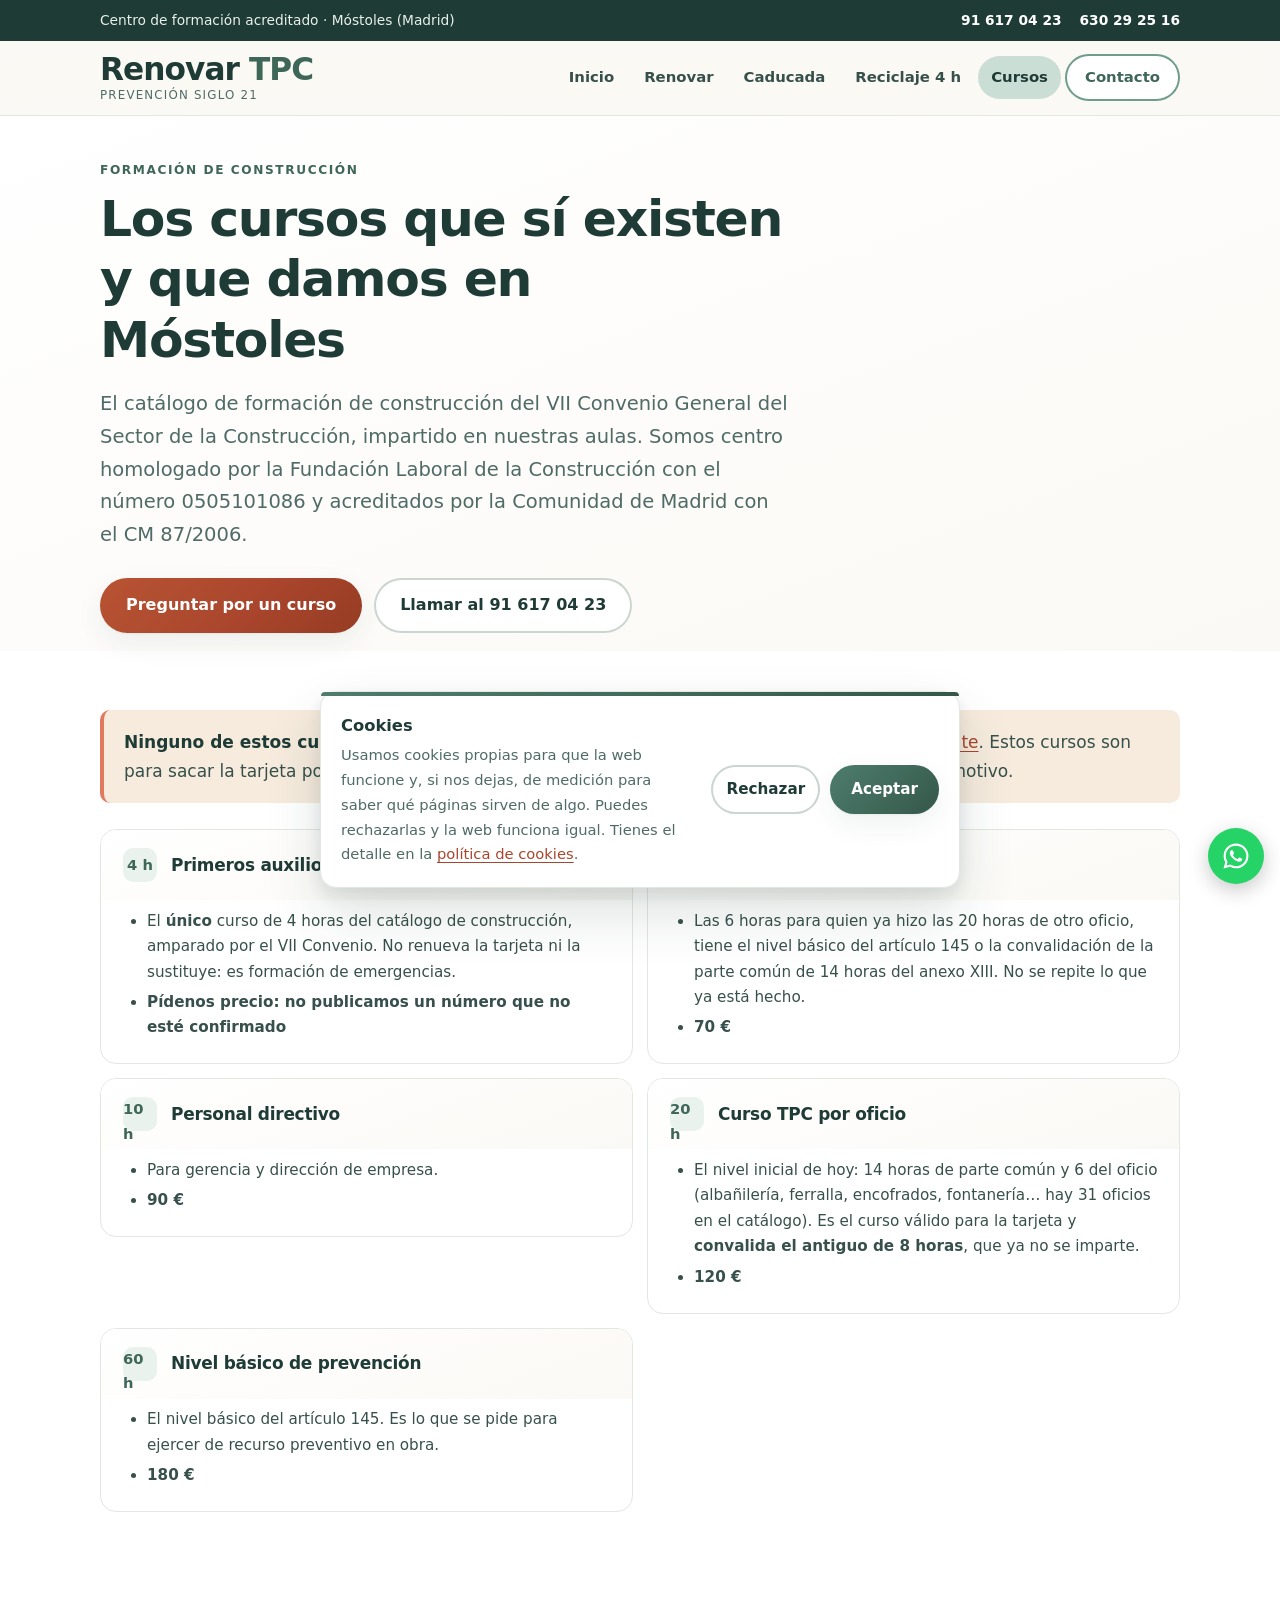
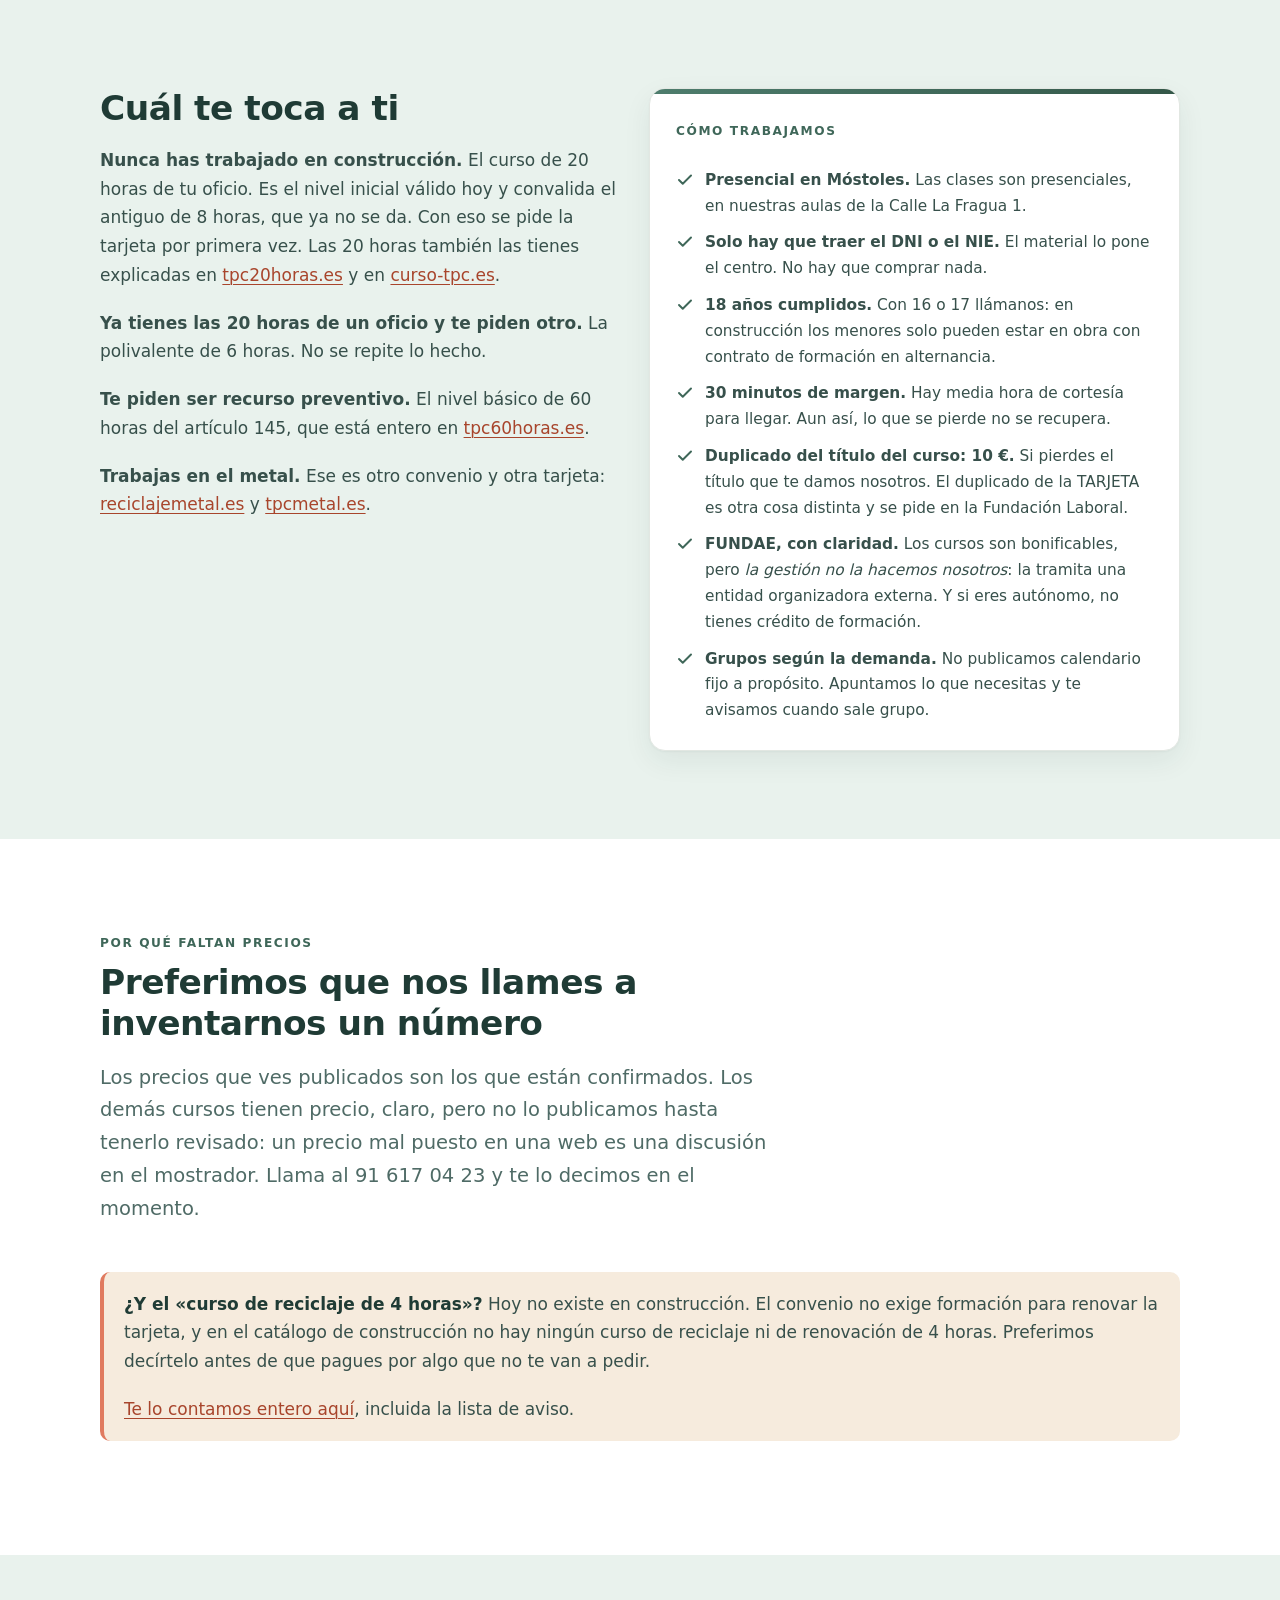
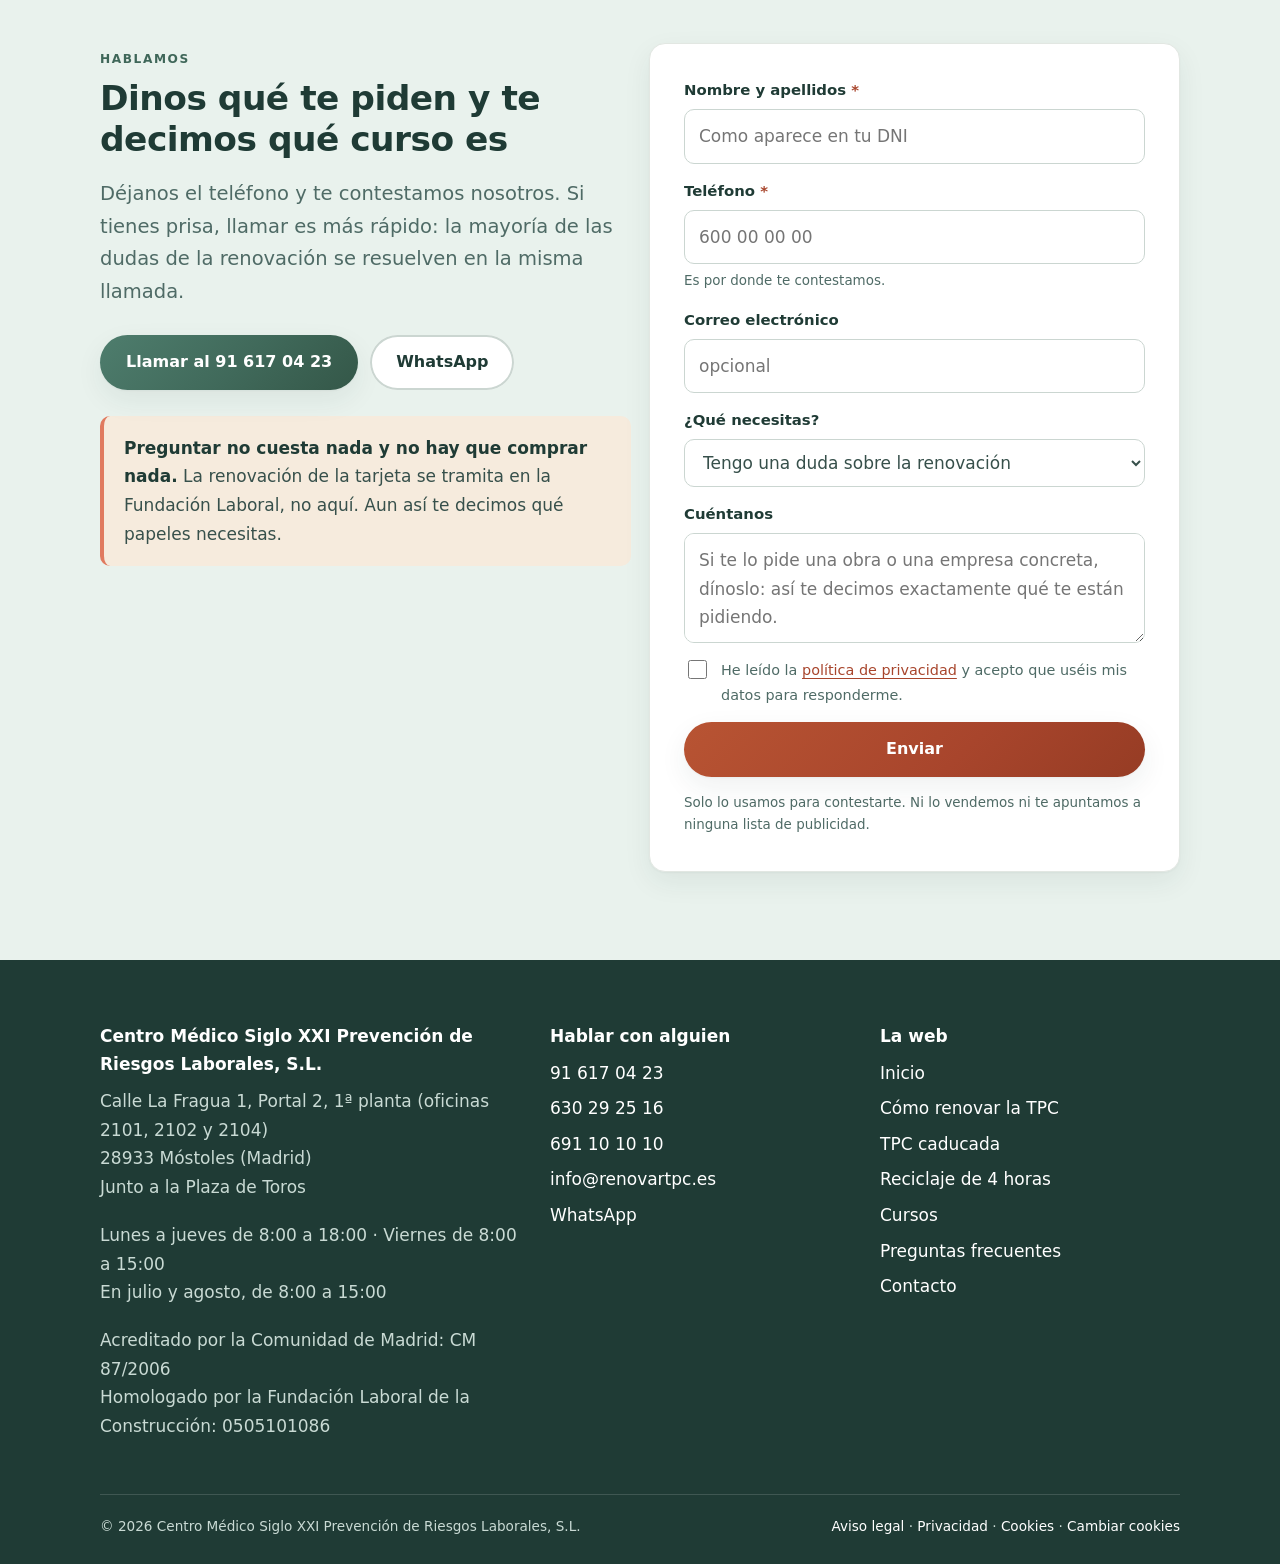
<file: cursos/index.html>
<!doctype html>
<html lang="es-ES" data-gtm="GTM-KFSLKC3Q">
<head>
<meta charset="utf-8">
<meta name="viewport" content="width=device-width, initial-scale=1">
<title>Cursos de construcción en Móstoles: 20, 6, 10 y 60 horas</title>
<meta name="description" content="Cursos de construcción en Móstoles: el de 20 horas por oficio (el válido, convalida el antiguo de 8 h), polivalente de 6, directivos de 10 y nivel básico de 60.">
<link rel="canonical" href="https://renovartpc.es/cursos/">
<meta name="robots" content="index, follow, max-snippet:-1, max-image-preview:large">
<meta name="theme-color" content="#1F3B35">
<meta property="og:type" content="website">
<meta property="og:site_name" content="Renovar la TPC · Prevención Siglo 21">
<meta property="og:locale" content="es_ES">
<meta property="og:title" content="Cursos de construcción en Móstoles: 20, 6, 10 y 60 horas">
<meta property="og:description" content="Cursos de construcción en Móstoles: el de 20 horas por oficio (el válido, convalida el antiguo de 8 h), polivalente de 6, directivos de 10 y nivel básico de 60.">
<meta property="og:url" content="https://renovartpc.es/cursos/">
<meta property="og:image" content="https://renovartpc.es/img/og-renovartpc.jpg">
<meta property="og:image:width" content="1200">
<meta property="og:image:height" content="630">
<meta property="og:image:alt" content="Renovar la Tarjeta Profesional de la Construcción: caducidad, documentación y duplicados, paso a paso">
<meta name="twitter:card" content="summary_large_image">
<meta name="twitter:image" content="https://renovartpc.es/img/og-renovartpc.jpg">
<link rel="icon" href="/favicon.svg" type="image/svg+xml">
<style>:root{--tinta:#1F3B35;--texto:#37504B;--tenue:#4F6B66;--papel:#ffffff;--crema:#FBF9F5;--menta:#E9F2ED;--cielo:#E6EEF2;--arena:#F6EBDD;--salvia:#6E9C8D;--salvia-osc:#3F6759;--salvia-tenue:#CBDED6;--coral:#E07A5F;--coral-osc:#A8452C;--coral-tenue:#FBE7E0;--borde:#E2E7E2;--borde-fuerte:#CBD6D1;--deg-salvia:linear-gradient(135deg,#4E7D6D 0%,#40695A 55%,#345748 100%);--deg-coral:linear-gradient(135deg,#B85433 0%,#A8452C 60%,#963C24 100%);--deg-papel:linear-gradient(160deg,#FFFFFF 0%,#FBF9F5 100%);--deg-hero:radial-gradient(1200px 620px at 12% -8%,#E9F2ED 0%,rgba(233,242,237,0) 62%),radial-gradient(1000px 560px at 92% 6%,#F6EBDD 0%,rgba(246,235,221,0) 60%),radial-gradient(900px 520px at 55% 108%,#E6EEF2 0%,rgba(230,238,242,0) 64%);--sombra:0 1px 2px rgba(31,59,53,.04),0 10px 28px rgba(31,59,53,.07);--sombra-alta:0 6px 16px rgba(31,59,53,.10),0 26px 56px rgba(31,59,53,.14);--brillo:0 0 0 4px rgba(110,156,141,.18);--brillo-coral:0 0 0 4px rgba(224,122,95,.22);--radio:16px;--radio-sm:10px;--ancho:1120px;--fuente:"Segoe UI",system-ui,-apple-system,"Helvetica Neue",Arial,sans-serif}*,*::before,*::after{box-sizing:border-box}html{scroll-behavior:smooth;-webkit-text-size-adjust:100%;overflow-x:hidden;scroll-padding-top:84px}body{margin:0;font-family:var(--fuente);font-size:17px;line-height:1.68;color:var(--texto);background:var(--crema);-webkit-font-smoothing:antialiased}img,svg,iframe{max-width:100%}img{height:auto;display:block}.wrap{width:100%;max-width:var(--ancho);margin:0 auto;padding:0 20px}:focus-visible{outline:3px solid var(--salvia-osc);outline-offset:3px;border-radius:4px}.saltar{position:absolute;left:-9999px;top:0;z-index:100;background:var(--tinta);color:#fff;padding:12px 18px;border-radius:0 0 var(--radio-sm) 0;font-weight:600}.saltar:focus{left:0}h1,h2,h3,h4{color:var(--tinta);line-height:1.2;margin:0 0 .5em;font-weight:700;letter-spacing:-.015em}h1{font-size:clamp(1.95rem,5.2vw,3.15rem);letter-spacing:-.025em}h2{font-size:clamp(1.5rem,3.6vw,2.15rem)}h3{font-size:clamp(1.12rem,2.2vw,1.32rem)}h4{font-size:1.02rem}p{margin:0 0 1.15em}a{color:var(--coral-osc);text-decoration-thickness:1px;text-underline-offset:3px}a:hover{color:var(--tinta)}.entradilla{font-size:clamp(1.05rem,2.1vw,1.22rem);color:var(--tenue);max-width:62ch}.rotulo{display:inline-block;font-size:.76rem;font-weight:800;letter-spacing:.13em;text-transform:uppercase;color:var(--salvia-osc);margin:0 0 .7em}.seccion{padding:clamp(48px,7vw,88px) 0}.seccion--menta{background:var(--menta)}.seccion--crema{background:var(--deg-papel)}.seccion--papel{background:var(--papel)}.cabecera-seccion{max-width:64ch;margin-bottom:clamp(28px,4vw,46px)}.barra{background:var(--tinta);color:#E8F0EC;font-size:.86rem}.barra__in{display:flex;flex-wrap:wrap;gap:6px 22px;align-items:center;justify-content:space-between;padding:9px 20px}.barra a{color:#fff;font-weight:600;text-decoration:none}.barra a:hover{text-decoration:underline}.barra__tels{display:flex;gap:18px;flex-wrap:wrap}.cab{position:sticky;top:0;z-index:50;background:rgba(251,249,245,.92);backdrop-filter:saturate(1.4) blur(10px);border-bottom:1px solid var(--borde)}.cab__in{display:flex;align-items:center;justify-content:space-between;gap:16px;padding:12px 20px}.logo{display:flex;flex-direction:column;text-decoration:none;line-height:1.16}.logo__marca{font-weight:800;font-size:1.16rem;color:var(--tinta);letter-spacing:-.02em}.logo__marca b{color:var(--salvia-osc);font-weight:800}.logo__sub{font-size:.69rem;letter-spacing:.1em;text-transform:uppercase;color:var(--tenue)}.nav ul{display:flex;align-items:center;gap:4px;list-style:none;margin:0;padding:0}.nav a:not(.btn){display:block;padding:9px 13px;border-radius:999px;color:var(--texto);text-decoration:none;font-size:.93rem;font-weight:600;transition:background .18s ease,color .18s ease}.nav a:not(.btn):hover{background:var(--menta);color:var(--tinta)}.nav a:not(.btn).activo{background:var(--salvia-tenue);color:var(--tinta)}.nav .btn{padding:11px 20px;font-size:.93rem}.menu-check,.menu-boton{display:none}.btn{position:relative;z-index:0;overflow:hidden;display:inline-flex;align-items:center;justify-content:center;gap:9px;padding:14px 26px;border:0;border-radius:999px;font:inherit;font-weight:700;font-size:1rem;text-decoration:none;cursor:pointer;transition:transform .22s cubic-bezier(.2,.7,.3,1),box-shadow .22s ease,filter .22s ease}.btn--cta{background:var(--deg-coral);color:#fff;box-shadow:var(--sombra)}.btn--cta:hover{color:#fff;transform:translateY(-2px) scale(1.035);box-shadow:var(--sombra-alta),var(--brillo-coral);filter:saturate(1.06)}.btn--salvia{background:var(--deg-salvia);color:#fff;box-shadow:var(--sombra)}.btn--salvia:hover{color:#fff;transform:translateY(-2px) scale(1.035);box-shadow:var(--sombra-alta),var(--brillo)}.btn--linea{background:var(--papel);color:var(--tinta);box-shadow:inset 0 0 0 2px var(--borde-fuerte)}.btn--linea:hover{color:var(--tinta);transform:translateY(-2px) scale(1.035);box-shadow:inset 0 0 0 2px var(--salvia),var(--brillo)}.btn:active{transform:translateY(0) scale(.99)}.btn::after{content:"";position:absolute;z-index:-1;top:-60%;bottom:-60%;left:-55%;width:38%;background:linear-gradient(100deg,transparent 0%,rgba(255,255,255,.10) 26%,rgba(255,255,255,.55) 50%,rgba(255,255,255,.10) 74%,transparent 100%);transform:translateX(0) skewX(-18deg);animation:destello 4.2s cubic-bezier(.5,0,.5,1) infinite}.btn--linea::after{background:linear-gradient(100deg,transparent,rgba(110,156,141,.18) 50%,transparent)}.btn:hover::after{animation-duration:1.2s}@keyframes destello{0%{transform:translateX(0) skewX(-18deg)}55%,100%{transform:translateX(455%) skewX(-18deg)}}.botonera{display:flex;flex-wrap:wrap;gap:12px;margin-top:26px}.hero{position:relative;overflow:hidden;background:var(--crema)}.hero::before{content:"";position:absolute;inset:0;background:var(--deg-hero);pointer-events:none}.hero__in{position:relative;padding:clamp(46px,8vw,96px) 20px clamp(40px,6vw,78px)}.hero__grid{display:grid;gap:clamp(30px,5vw,56px);align-items:center}.sello{display:inline-flex;align-items:center;gap:9px;background:var(--papel);border:1px solid var(--salvia-tenue);color:var(--salvia-osc);font-weight:700;font-size:.82rem;padding:7px 15px;border-radius:999px;box-shadow:var(--sombra)}.sello__punto{width:8px;height:8px;border-radius:50%;background:var(--salvia);box-shadow:0 0 0 4px rgba(110,156,141,.20)}.hero h1{margin:.55em 0 .3em}.hero h1 em{font-style:normal;color:var(--salvia-osc)}.ficha{background:var(--papel);border-radius:var(--radio);box-shadow:var(--sombra);padding:26px;border:1px solid var(--borde);position:relative;overflow:hidden}.ficha::before{content:"";position:absolute;inset:0 0 auto 0;height:5px;background:var(--deg-salvia)}.ficha__precio{display:flex;align-items:baseline;gap:10px;margin-bottom:2px}.ficha__euros{font-size:clamp(2.5rem,7vw,3.4rem);font-weight:800;color:var(--tinta);line-height:1}.ficha__iva{font-size:.9rem;color:var(--tenue);font-weight:600}.ficha__lista{list-style:none;margin:18px 0 0;padding:0;display:grid;gap:11px}.ficha__lista li{display:flex;gap:11px;align-items:flex-start;font-size:.96rem}.ficha__lista svg{flex:none;margin-top:3px}.cifras{background:var(--papel);border-top:1px solid var(--borde);border-bottom:1px solid var(--borde)}.cifras__grid{display:grid;grid-template-columns:repeat(4,1fr);gap:4px;padding:32px 0;text-align:center}.cifra__n{display:block;font-weight:800;line-height:1.05;color:var(--tinta);font-size:clamp(1.65rem,3.6vw,2.5rem)}.cifra__t{display:block;font-size:.84rem;color:var(--tenue);margin-top:5px}.rejilla{display:grid;gap:18px}.rejilla--2{grid-template-columns:repeat(2,1fr)}.rejilla--3{grid-template-columns:repeat(3,1fr)}.rejilla--4{grid-template-columns:repeat(4,1fr)}.tarjeta{background:var(--papel);border:1px solid var(--borde);border-radius:var(--radio);padding:24px;box-shadow:var(--sombra);position:relative;overflow:hidden;transition:transform .26s cubic-bezier(.2,.7,.3,1),box-shadow .26s ease,border-color .26s ease}.tarjeta:hover{transform:translateY(-4px) scale(1.012);box-shadow:var(--sombra-alta);border-color:var(--salvia-tenue)}.tarjeta h3{margin-bottom:.35em}.tarjeta p:last-child{margin-bottom:0}.tarjeta__num{display:inline-flex;align-items:center;justify-content:center;width:40px;height:40px;border-radius:12px;margin-bottom:14px;background:var(--deg-salvia);color:#fff;font-weight:800;font-size:1.02rem;box-shadow:var(--sombra)}.tarjeta--acento .tarjeta__num{background:var(--deg-coral)}.icono{display:inline-flex;align-items:center;justify-content:center;width:44px;height:44px;border-radius:13px;margin-bottom:14px;background:var(--menta);color:var(--salvia-osc)}.icono svg{width:22px;height:22px}.aviso{background:var(--arena);border-left:4px solid var(--coral);border-radius:var(--radio-sm);padding:18px 20px;margin:26px 0}.aviso p:last-child{margin-bottom:0}.aviso strong{color:var(--tinta)}.bloque{background:var(--papel);border:1px solid var(--borde);border-radius:var(--radio);overflow:hidden;margin-bottom:14px;transition:box-shadow .24s ease,border-color .24s ease}.bloque:hover{box-shadow:var(--sombra);border-color:var(--salvia-tenue)}.bloque__cab{display:flex;gap:14px;align-items:center;padding:18px 22px;background:var(--deg-papel)}.bloque__n{flex:none;width:34px;height:34px;border-radius:10px;display:grid;place-items:center;background:var(--menta);color:var(--salvia-osc);font-weight:800;font-size:.92rem}.bloque__cab h3{margin:0;font-size:1.06rem}.bloque ul{margin:0;padding:4px 22px 20px 48px;color:var(--texto)}.bloque li{margin:.3em 0}.pregunta{background:var(--papel);border:1px solid var(--borde);border-radius:var(--radio-sm);margin-bottom:10px;overflow:hidden;transition:border-color .2s ease,box-shadow .2s ease}.pregunta:hover{border-color:var(--salvia-tenue);box-shadow:var(--sombra)}.pregunta[open]{border-color:var(--salvia-tenue);box-shadow:var(--sombra)}.pregunta summary{cursor:pointer;list-style:none;padding:16px 52px 16px 20px;font-weight:700;color:var(--tinta);position:relative}.pregunta summary::-webkit-details-marker{display:none}.pregunta summary::after{content:"";position:absolute;right:20px;top:50%;width:10px;height:10px;margin-top:-6px;border-right:2.5px solid var(--salvia-osc);border-bottom:2.5px solid var(--salvia-osc);transform:rotate(45deg);transition:transform .22s ease}.pregunta[open] summary::after{transform:rotate(-135deg);margin-top:-2px}.pregunta__cuerpo{padding:0 20px 18px}.pregunta__cuerpo p:last-child{margin-bottom:0}.tabla-envoltorio{overflow-x:auto;border-radius:var(--radio);border:1px solid var(--borde);background:var(--papel)}table{width:100%;border-collapse:collapse;font-size:.95rem}th,td{padding:13px 16px;text-align:left;border-bottom:1px solid var(--borde)}th{background:var(--menta);color:var(--tinta);font-weight:700;white-space:nowrap}tr:last-child td{border-bottom:0}.form{display:grid;gap:15px}.campo{display:grid;gap:6px}.campo label{font-weight:600;font-size:.93rem;color:var(--tinta)}.campo .obl{color:var(--coral-osc)}.campo input,.campo select,.campo textarea{font:inherit;color:var(--texto);background:var(--papel);border:1.5px solid var(--borde-fuerte);border-radius:var(--radio-sm);padding:12px 14px;width:100%;transition:border-color .18s ease,box-shadow .18s ease}.campo input:hover,.campo select:hover,.campo textarea:hover{border-color:var(--salvia)}.campo input:focus,.campo select:focus,.campo textarea:focus{outline:none;border-color:var(--salvia-osc);box-shadow:var(--brillo)}.campo textarea{min-height:110px;resize:vertical}.campo .pista{font-size:.84rem;color:var(--tenue)}.consentimiento{display:flex;gap:11px;align-items:flex-start;font-size:.9rem;color:var(--tenue)}.consentimiento input{width:19px;height:19px;flex:none;margin-top:2px;accent-color:var(--salvia-osc)}.form__aviso{font-size:.84rem;color:var(--tenue);margin:0}.form-caja{background:var(--papel);border:1px solid var(--borde);border-radius:var(--radio);padding:clamp(22px,3.5vw,34px);box-shadow:var(--sombra)}.resultado{border-radius:var(--radio-sm);padding:15px 18px;font-weight:600;margin-top:4px}.resultado--ok{background:var(--menta);color:var(--salvia-osc);border:1px solid var(--salvia-tenue)}.resultado--mal{background:var(--coral-tenue);color:var(--coral-osc);border:1px solid #F0C4B7}.pie{background:var(--tinta);color:#C9DAD4;padding:clamp(40px,5vw,62px) 0 26px}.pie a{color:#fff;text-decoration:none}.pie a:hover{text-decoration:underline;color:#fff}.pie__grid{display:grid;gap:30px}.pie__titulo{color:#fff;font-weight:700;margin-bottom:.5em}.pie ul{list-style:none;margin:0;padding:0;display:grid;gap:7px}.pie__legal{margin-top:34px;padding-top:20px;border-top:1px solid rgba(255,255,255,.14);font-size:.85rem;display:flex;flex-wrap:wrap;gap:8px 20px;justify-content:space-between}.wasap{position:fixed;right:16px;bottom:16px;z-index:40;width:56px;height:56px;border-radius:50%;display:grid;place-items:center;background:#25D366;color:#fff;box-shadow:0 6px 20px rgba(0,0,0,.22);transition:transform .22s cubic-bezier(.2,.7,.3,1),box-shadow .22s ease}.wasap:hover{transform:scale(1.1);box-shadow:0 10px 28px rgba(0,0,0,.28);color:#fff}.wasap svg{width:30px;height:30px}.js .aparece{opacity:0;transform:translateY(20px)}.js .aparece.visible{opacity:1;transform:none;transition:opacity .55s ease,transform .55s ease}@media (prefers-reduced-motion:reduce){html{scroll-behavior:auto}.js .aparece{opacity:1;transform:none;transition:none}.btn::after{display:none}.btn:hover,.tarjeta:hover,.wasap:hover{transform:none}*{animation-duration:.001ms !important;animation-iteration-count:1 !important}}@media (min-width:720px){.hero__grid{grid-template-columns:1.15fr .85fr}.pie__grid{grid-template-columns:1.4fr 1fr 1fr}}@media (max-width:980px){.rejilla--4{grid-template-columns:repeat(2,1fr)}}@media (max-width:860px){.cab__in{flex-wrap:wrap}.menu-boton{display:grid;place-items:center;width:46px;height:46px;border-radius:12px;cursor:pointer;background:var(--menta)}.menu-boton span,.menu-boton span::before,.menu-boton span::after{content:"";display:block;width:20px;height:2px;border-radius:2px;background:var(--tinta);transition:transform .22s ease,opacity .22s ease}.menu-boton span::before{transform:translateY(-6px)}.menu-boton span::after{transform:translateY(4px)}.menu-check:checked + .menu-boton span{background:transparent}.menu-check:checked + .menu-boton span::before{transform:translateY(0) rotate(45deg)}.menu-check:checked + .menu-boton span::after{transform:translateY(-2px) rotate(-45deg)}.nav{flex-basis:100%;max-height:0;overflow:hidden;transition:max-height .3s ease}.menu-check:checked ~ .nav{max-height:32rem}.nav ul{flex-direction:column;align-items:stretch;gap:2px;padding:8px 0 12px}.nav a{padding:12px 14px;border-radius:var(--radio-sm)}.nav .btn{width:100%;margin-top:8px}}@media (max-width:700px){.rejilla--2,.rejilla--3{grid-template-columns:1fr}.cifras__grid{grid-template-columns:1fr 1fr;gap:22px 4px}.barra__in{justify-content:center;text-align:center}}@media (max-width:420px){.rejilla--4{grid-template-columns:1fr}}@media print{.cab,.barra,.wasap,.botonera,.form-caja,.pie__legal{display:none}body{background:#fff;font-size:12pt}.seccion{padding:12pt 0}a[href^="http"]::after{content:" (" attr(href) ")";font-size:9pt;color:#555}}.cookies{position:fixed;left:12px;right:12px;bottom:12px;z-index:60;background:var(--papel);border:1px solid var(--borde);border-radius:var(--radio);box-shadow:var(--sombra-alta);padding:20px;max-width:640px;margin:0 auto;opacity:0;transform:translateY(16px);transition:opacity .3s ease,transform .3s cubic-bezier(.2,.7,.3,1)}.cookies.visible{opacity:1;transform:none}.cookies::before{content:"";position:absolute;inset:0 0 auto 0;height:4px;border-radius:var(--radio) var(--radio) 0 0;background:var(--deg-salvia)}.cookies__in{display:grid;gap:16px}.cookies__texto strong{display:block;color:var(--tinta);font-size:1.02rem;margin-bottom:4px}.cookies__texto p{margin:0;font-size:.92rem;color:var(--tenue)}.cookies__botones{display:flex;gap:10px}.cookies__botones .btn{flex:1;padding:12px 18px;font-size:.95rem}@media (min-width:620px){.cookies__in{grid-template-columns:1fr auto;align-items:center}.cookies__botones{flex:none}}@media (prefers-reduced-motion:reduce){.cookies{transition:none;opacity:1;transform:none}}.logo__marca{font-size:1.95rem;letter-spacing:-.03em;line-height:1.05}.logo__sub{font-size:.74rem;margin-top:3px}@media (max-width:520px){.logo__marca{font-size:1.5rem}}.nav .btn--cta{background:var(--papel);color:var(--salvia-osc);box-shadow:inset 0 0 0 2px var(--salvia);transition:transform .24s cubic-bezier(.2,.7,.3,1),box-shadow .24s ease,background .24s ease,color .24s ease}.nav .btn--cta:hover{transform:scale(1.2);color:#fff;background:var(--deg-salvia);box-shadow:inset 0 0 0 2px transparent,var(--sombra-alta),var(--brillo)}.nav .btn--cta::after{display:none}.linterna{position:relative;overflow:hidden}.linterna::before{content:"";position:absolute;inset:0;pointer-events:none;opacity:0;transition:opacity .35s ease;background:radial-gradient(220px circle at var(--mx,50%) var(--my,50%),rgba(110,156,141,.30) 0%,rgba(110,156,141,.14) 38%,rgba(110,156,141,0) 70%)}.linterna:hover::before{opacity:1}.cifra__n{background-image:linear-gradient(100deg,var(--tinta) 0%,var(--tinta) 40%,var(--salvia) 50%,var(--tinta) 60%,var(--tinta) 100%);background-size:300% 100%;background-position:100% 0;-webkit-background-clip:text;background-clip:text;transition:background-position .75s ease}.cifras__grid>div:hover .cifra__n{background-position:0 0;-webkit-text-fill-color:transparent;color:transparent}.cifras__grid>div{border-radius:var(--radio);padding:10px 6px}.ficha--luz{transition:box-shadow .3s ease,border-color .3s ease}.ficha--luz:hover{box-shadow:var(--sombra-alta);border-color:var(--salvia-tenue)}.ficha--luz::before{z-index:2}.tarjeta.linterna:hover{border-color:var(--salvia)}.barras{margin:26px 0 6px}.barras__barra{display:flex;height:54px;border-radius:12px;overflow:hidden;box-shadow:var(--sombra);border:1px solid var(--borde)}.barras__parte{display:grid;place-items:center;color:#fff;font-weight:800;font-size:1.02rem;letter-spacing:-.01em}.barras__parte--aula{flex:20;background:linear-gradient(135deg,#35594C 0%,#2B4A3F 100%)}.barras__parte--online{flex:40;background:linear-gradient(135deg,#4E7D6D 0%,#40695A 100%)}.barras__pies{display:flex;margin-top:10px;gap:0}.barras__pie{font-size:.9rem;color:var(--tenue);padding-right:12px}.barras__pie strong{display:block;color:var(--tinta);font-size:.98rem}.barras__pie--aula{flex:20}.barras__pie--online{flex:40}@media (max-width:560px){.barras__parte{font-size:.88rem}.barras__pie{font-size:.82rem}}.temario-2{display:grid;gap:14px;align-items:start}@media (min-width:860px){.temario-2{grid-template-columns:1fr 1fr}}.temario-2 .bloque{margin-bottom:0}.temario-2 .bloque ul{padding:4px 20px 18px 46px;font-size:.95rem}.tels{list-style:none;margin:0;padding:0;display:grid;gap:10px;text-align:center}.tels a{display:block;font-size:1.28rem;font-weight:800;color:var(--salvia-osc);text-decoration:none;letter-spacing:-.01em;padding:8px 10px;border-radius:var(--radio-sm);transition:background .18s ease,transform .18s ease}.tels a:hover{background:var(--menta);color:var(--tinta);transform:scale(1.04)}.direccion{color:var(--texto);text-decoration:none;display:inline-block}.direccion:hover{color:var(--salvia-osc);text-decoration:underline}@media (prefers-reduced-motion:reduce){.linterna::before{display:none}.cifra__n{background-image:none;transition:none}.cifras__grid>div:hover .cifra__n{color:var(--tinta);-webkit-text-fill-color:currentColor}.nav .btn--cta:hover,.tels a:hover{transform:none}}main>.seccion:first-child{padding-top:clamp(22px,3vw,40px);padding-bottom:clamp(10px,1.4vw,18px)}main>.seccion:first-child .cabecera-seccion{margin-bottom:0}main>.seccion:first-child + .seccion{padding-top:clamp(20px,2.6vw,40px)}main>.seccion:first-child .entradilla:last-child{margin-bottom:0}main>.seccion:first-child h1{margin-bottom:.35em}@media (max-width:700px){main>.seccion:first-child{padding-top:18px;padding-bottom:8px}main>.seccion:first-child + .seccion{padding-top:18px}.seccion{padding:34px 0}.cabecera-seccion{margin-bottom:20px}main>.seccion:first-child .botonera{margin-top:18px}}</style>
<script type="application/ld+json">{"@context":"https://schema.org","@type":"Course","name":"Primeros auxilios en equipos de emergencia (4 horas) — construcción","description":"El único curso de 4 horas del catálogo de construcción, amparado por el VII Convenio. No renueva la tarjeta ni la sustituye: es formación de emergencias.","url":"https://renovartpc.es/cursos/","inLanguage":"es","provider":{"@id":"https://renovartpc.es/#centro"},"hasCourseInstance":{"@type":"CourseInstance","courseMode":"Onsite","courseWorkload":"PT4H","location":{"@type":"Place","name":"Prevención Siglo 21 — Móstoles","address":{"@type":"PostalAddress","streetAddress":"Calle La Fragua 1, Portal 2, 1ª planta (oficinas 2101, 2102 y 2104)","postalCode":"28933","addressLocality":"Móstoles","addressCountry":"ES"}}}}</script>
<script type="application/ld+json">{"@context":"https://schema.org","@type":"Course","name":"Formación polivalente (6 horas) — construcción","description":"Las 6 horas para quien ya hizo las 20 horas de otro oficio, tiene el nivel básico del artículo 145 o la convalidación de la parte común de 14 horas del anexo XIII. No se repite lo que ya está hecho.","url":"https://renovartpc.es/cursos/","inLanguage":"es","provider":{"@id":"https://renovartpc.es/#centro"},"hasCourseInstance":{"@type":"CourseInstance","courseMode":"Onsite","courseWorkload":"PT6H","location":{"@type":"Place","name":"Prevención Siglo 21 — Móstoles","address":{"@type":"PostalAddress","streetAddress":"Calle La Fragua 1, Portal 2, 1ª planta (oficinas 2101, 2102 y 2104)","postalCode":"28933","addressLocality":"Móstoles","addressCountry":"ES"}}},"offers":{"@type":"Offer","price":"70","priceCurrency":"EUR","category":"Formación","url":"https://renovartpc.es/contacto/","availability":"https://schema.org/LimitedAvailability"}}</script>
<script type="application/ld+json">{"@context":"https://schema.org","@type":"Course","name":"Personal directivo (10 horas) — construcción","description":"Para gerencia y dirección de empresa.","url":"https://renovartpc.es/cursos/","inLanguage":"es","provider":{"@id":"https://renovartpc.es/#centro"},"hasCourseInstance":{"@type":"CourseInstance","courseMode":"Online","courseWorkload":"PT10H","location":{"@type":"Place","name":"Prevención Siglo 21 — Móstoles","address":{"@type":"PostalAddress","streetAddress":"Calle La Fragua 1, Portal 2, 1ª planta (oficinas 2101, 2102 y 2104)","postalCode":"28933","addressLocality":"Móstoles","addressCountry":"ES"}}},"offers":{"@type":"Offer","price":"90","priceCurrency":"EUR","category":"Formación","url":"https://renovartpc.es/contacto/","availability":"https://schema.org/LimitedAvailability"}}</script>
<script type="application/ld+json">{"@context":"https://schema.org","@type":"Course","name":"Curso TPC por oficio (20 horas) — construcción","description":"El nivel inicial de hoy: 14 horas de parte común y 6 del oficio (albañilería, ferralla, encofrados, fontanería… hay 31 oficios en el catálogo). Es el curso válido para la tarjeta y convalida el antiguo de 8 horas, que ya no se imparte.","url":"https://renovartpc.es/cursos/","inLanguage":"es","provider":{"@id":"https://renovartpc.es/#centro"},"hasCourseInstance":{"@type":"CourseInstance","courseMode":"Onsite","courseWorkload":"PT20H","location":{"@type":"Place","name":"Prevención Siglo 21 — Móstoles","address":{"@type":"PostalAddress","streetAddress":"Calle La Fragua 1, Portal 2, 1ª planta (oficinas 2101, 2102 y 2104)","postalCode":"28933","addressLocality":"Móstoles","addressCountry":"ES"}}},"offers":{"@type":"Offer","price":"120","priceCurrency":"EUR","category":"Formación","url":"https://renovartpc.es/contacto/","availability":"https://schema.org/LimitedAvailability"}}</script>
<script type="application/ld+json">{"@context":"https://schema.org","@type":"Course","name":"Nivel básico de prevención (60 horas) — construcción","description":"El nivel básico del artículo 145. Es lo que se pide para ejercer de recurso preventivo en obra.","url":"https://renovartpc.es/cursos/","inLanguage":"es","provider":{"@id":"https://renovartpc.es/#centro"},"hasCourseInstance":{"@type":"CourseInstance","courseMode":"Blended","courseWorkload":"PT60H","location":{"@type":"Place","name":"Prevención Siglo 21 — Móstoles","address":{"@type":"PostalAddress","streetAddress":"Calle La Fragua 1, Portal 2, 1ª planta (oficinas 2101, 2102 y 2104)","postalCode":"28933","addressLocality":"Móstoles","addressCountry":"ES"}}},"offers":{"@type":"Offer","price":"180","priceCurrency":"EUR","category":"Formación","url":"https://renovartpc.es/contacto/","availability":"https://schema.org/LimitedAvailability"}}</script>
<script type="application/ld+json">{"@context":"https://schema.org","@type":"BreadcrumbList","itemListElement":[{"@type":"ListItem","position":1,"name":"Inicio","item":"https://renovartpc.es/"},{"@type":"ListItem","position":2,"name":"Cursos","item":"https://renovartpc.es/cursos/"}]}</script>
</head>
<body>
<a class="saltar" href="#principal">Saltar al contenido</a>

<div class="barra">
  <div class="wrap barra__in">
    <span>Centro de formación acreditado · Móstoles (Madrid)</span>
    <span class="barra__tels"><a href="tel:+34916170423">91 617 04 23</a> <a href="tel:+34630292516">630 29 25 16</a></span>
  </div>
</div>

<header class="cab">
  <div class="wrap cab__in">
    <a class="logo" href="/">
      <span class="logo__marca">Renovar <b>TPC</b></span>
      <span class="logo__sub">Prevención Siglo 21</span>
    </a>
    <input type="checkbox" id="abrir-menu" class="menu-check" hidden>
    <label for="abrir-menu" class="menu-boton" aria-label="Abrir el menú"><span></span></label>
    <nav class="nav" aria-label="Principal">
      <ul>
        <li><a href="/">Inicio</a></li>
        <li><a href="/renovar-la-tpc/">Renovar</a></li>
        <li><a href="/tpc-caducada/">Caducada</a></li>
        <li><a href="/curso-reciclaje-4-horas/">Reciclaje 4 h</a></li>
        <li><a href="/cursos/" class="activo" aria-current="page">Cursos</a></li>
        <li><a class="btn btn--cta" href="/contacto/">Contacto</a></li>
      </ul>
    </nav>
  </div>
</header>

<main id="principal">

<section class="seccion seccion--crema">
  <div class="wrap">
    <div class="cabecera-seccion">
      <p class="rotulo">Formación de construcción</p>
      <h1>Los cursos que sí existen y que damos en Móstoles</h1>
      <p class="entradilla">El catálogo de formación de construcción del
      VII Convenio General del Sector de la Construcción, impartido en nuestras aulas. Somos centro homologado por la
      Fundación Laboral de la Construcción con el número 0505101086 y acreditados por la Comunidad de Madrid
      con el CM 87/2006.</p>
      <div class="botonera"><a class="btn btn--cta" href="/contacto/">Preguntar por un curso</a><a class="btn btn--linea" href="tel:+34916170423">Llamar al 91 617 04 23</a></div>
    </div>
  </div>
</section>

<section class="seccion seccion--papel">
  <div class="wrap">
    <div class="aviso aparece">
      <p><strong>Ninguno de estos cursos renueva la tarjeta.</strong> La
      renovación va por papeles: <a href="/renovar-la-tpc/">aquí está el
      trámite</a>. Estos cursos son para sacar la tarjeta por primera vez, para
      añadir un oficio o para lo que te pida la obra por otro motivo.</p>
    </div>
    <div class="temario-2"><article class="bloque aparece" data-orden="0"><div class="bloque__cab"><span class="bloque__n">4 h</span><h3>Primeros auxilios en equipos de emergencia</h3></div><ul><li>El <strong>único</strong> curso de 4 horas del catálogo de construcción, amparado por el VII Convenio. No renueva la tarjeta ni la sustituye: es formación de emergencias.</li><li><strong>Pídenos precio: no publicamos un número que no esté confirmado</strong></li></ul></article><article class="bloque aparece" data-orden="1"><div class="bloque__cab"><span class="bloque__n">6 h</span><h3>Formación polivalente</h3></div><ul><li>Las 6 horas para quien ya hizo las 20 horas de otro oficio, tiene el nivel básico del artículo 145 o la convalidación de la parte común de 14 horas del anexo XIII. No se repite lo que ya está hecho.</li><li><strong>70 €</strong></li></ul></article><article class="bloque aparece" data-orden="2"><div class="bloque__cab"><span class="bloque__n">10 h</span><h3>Personal directivo</h3></div><ul><li>Para gerencia y dirección de empresa.</li><li><strong>90 €</strong></li></ul></article><article class="bloque aparece" data-orden="3"><div class="bloque__cab"><span class="bloque__n">20 h</span><h3>Curso TPC por oficio</h3></div><ul><li>El nivel inicial de hoy: 14 horas de parte común y 6 del oficio (albañilería, ferralla, encofrados, fontanería… hay 31 oficios en el catálogo). Es el curso válido para la tarjeta y <strong>convalida el antiguo de 8 horas</strong>, que ya no se imparte.</li><li><strong>120 €</strong></li></ul></article><article class="bloque aparece" data-orden="4"><div class="bloque__cab"><span class="bloque__n">60 h</span><h3>Nivel básico de prevención</h3></div><ul><li>El nivel básico del artículo 145. Es lo que se pide para ejercer de recurso preventivo en obra.</li><li><strong>180 €</strong></li></ul></article></div>
  </div>
</section>

<section class="seccion seccion--menta">
  <div class="wrap">
    <div class="rejilla rejilla--2">
      <div class="aparece">
        <h2>Cuál te toca a ti</h2>
        <p><strong>Nunca has trabajado en construcción.</strong> El curso de
        20 horas de tu oficio. Es el nivel inicial válido hoy y convalida el
        antiguo de 8 horas, que ya no se da. Con eso se pide la tarjeta por
        primera vez. Las 20 horas también las tienes explicadas
        en <a href="https://tpc20horas.es" rel="noopener">tpc20horas.es</a> y en <a href="https://curso-tpc.es" rel="noopener">curso-tpc.es</a>.</p>
        <p><strong>Ya tienes las 20 horas de un oficio y te piden otro.</strong>
        La polivalente de 6 horas. No se repite lo hecho.</p>
        <p><strong>Te piden ser recurso preventivo.</strong> El nivel básico de
        60 horas del artículo 145, que está entero en <a href="https://tpc60horas.es" rel="noopener">tpc60horas.es</a>.</p>
        <p><strong>Trabajas en el metal.</strong> Ese es otro convenio y otra
        tarjeta: <a href="https://reciclajemetal.es/" rel="noopener">reciclajemetal.es</a> y <a href="https://www.tpcmetal.es/" rel="noopener">tpcmetal.es</a>.</p>
      </div>
      <div class="ficha aparece" data-orden="1">
        <p class="rotulo">Cómo trabajamos</p>
        <ul class="ficha__lista"><li><svg width="18" height="18" viewBox="0 0 24 24" fill="none" stroke="#3F6759" stroke-width="2.6" stroke-linecap="round" stroke-linejoin="round" aria-hidden="true"><path d="M20 6 9 17l-5-5"/></svg><span><strong>Presencial en Móstoles.</strong> Las clases son presenciales, en nuestras aulas de la Calle La Fragua 1.</span></li><li><svg width="18" height="18" viewBox="0 0 24 24" fill="none" stroke="#3F6759" stroke-width="2.6" stroke-linecap="round" stroke-linejoin="round" aria-hidden="true"><path d="M20 6 9 17l-5-5"/></svg><span><strong>Solo hay que traer el DNI o el NIE.</strong> El material lo pone el centro. No hay que comprar nada.</span></li><li><svg width="18" height="18" viewBox="0 0 24 24" fill="none" stroke="#3F6759" stroke-width="2.6" stroke-linecap="round" stroke-linejoin="round" aria-hidden="true"><path d="M20 6 9 17l-5-5"/></svg><span><strong>18 años cumplidos.</strong> Con 16 o 17 llámanos: en construcción los menores solo pueden estar en obra con contrato de formación en alternancia.</span></li><li><svg width="18" height="18" viewBox="0 0 24 24" fill="none" stroke="#3F6759" stroke-width="2.6" stroke-linecap="round" stroke-linejoin="round" aria-hidden="true"><path d="M20 6 9 17l-5-5"/></svg><span><strong>30 minutos de margen.</strong> Hay media hora de cortesía para llegar. Aun así, lo que se pierde no se recupera.</span></li><li><svg width="18" height="18" viewBox="0 0 24 24" fill="none" stroke="#3F6759" stroke-width="2.6" stroke-linecap="round" stroke-linejoin="round" aria-hidden="true"><path d="M20 6 9 17l-5-5"/></svg><span><strong>Duplicado del título del curso: 10 €.</strong> Si pierdes el título que te damos nosotros. El duplicado de la TARJETA es otra cosa distinta y se pide en la Fundación Laboral.</span></li><li><svg width="18" height="18" viewBox="0 0 24 24" fill="none" stroke="#3F6759" stroke-width="2.6" stroke-linecap="round" stroke-linejoin="round" aria-hidden="true"><path d="M20 6 9 17l-5-5"/></svg><span><strong>FUNDAE, con claridad.</strong> Los cursos son bonificables, pero <em>la gestión no la hacemos nosotros</em>: la tramita una entidad organizadora externa. Y si eres autónomo, no tienes crédito de formación.</span></li><li><svg width="18" height="18" viewBox="0 0 24 24" fill="none" stroke="#3F6759" stroke-width="2.6" stroke-linecap="round" stroke-linejoin="round" aria-hidden="true"><path d="M20 6 9 17l-5-5"/></svg><span><strong>Grupos según la demanda.</strong> No publicamos calendario fijo a propósito. Apuntamos lo que necesitas y te avisamos cuando sale grupo.</span></li></ul>
      </div>
    </div>
  </div>
</section>

<section class="seccion seccion--papel">
  <div class="wrap">
    <div class="cabecera-seccion aparece">
      <p class="rotulo">Por qué faltan precios</p>
      <h2>Preferimos que nos llames a inventarnos un número</h2>
      <p class="entradilla">Los precios que ves publicados son los que están
      confirmados. Los demás cursos tienen precio, claro, pero no lo publicamos
      hasta tenerlo revisado: un precio mal puesto en una web es una discusión
      en el mostrador. Llama al 91 617 04 23 y te lo decimos en el momento.</p>
    </div>
    
<div class="aviso aparece" data-orden="1">
  <p><strong>¿Y el «curso de reciclaje de 4 horas»?</strong> Hoy no existe en
  construcción. El convenio no exige formación para renovar la tarjeta, y en el
  catálogo de construcción no hay ningún curso de reciclaje ni de renovación de
  4 horas. Preferimos decírtelo antes de que pagues por algo que no te van a
  pedir.</p>
  <p><a href="/curso-reciclaje-4-horas/">Te lo contamos entero aquí</a>, incluida la lista de aviso.</p>
</div>
  </div>
</section>

<section class="seccion seccion--menta" id="pedir">
  <div class="wrap">
    <div class="rejilla rejilla--2">
      <div class="aparece">
        <p class="rotulo">Hablamos</p>
        <h2>Dinos qué te piden y te decimos qué curso es</h2>
        <p class="entradilla">Déjanos el teléfono y te contestamos nosotros. Si tienes prisa, llamar es más rápido: la mayoría de las dudas de la renovación se resuelven en la misma llamada.</p>
        <div class="botonera">
          <a class="btn btn--salvia" href="tel:+34916170423">Llamar al 91 617 04 23</a>
          <a class="btn btn--linea" href="https://wa.me/34630292516?text=Hola,%20tengo%20una%20duda%20sobre%20la%20renovaci%C3%B3n%20de%20mi%20TPC"
             rel="noopener">WhatsApp</a>
        </div>
        <div class="aviso">
          <p><strong>Preguntar no cuesta nada y no hay que comprar nada.</strong> La renovación de la tarjeta se tramita en la Fundación Laboral, no aquí. Aun así te decimos qué papeles necesitas.</p>
        </div>
      </div>

      <div class="form-caja aparece" data-orden="1">
        <form class="form" method="post" action="https://formularios.tpcmetal.es/enviar/renovartpc">
          <input type="hidden" name="_next" value="https://renovartpc.es/gracias/">
          <input type="hidden" name="_t" value="">
          <input type="hidden" name="Origen" value="renovartpc.es/cursos/">
          <p style="position:absolute;left:-9999px" aria-hidden="true">
            <label>No rellenar <input type="text" name="_honey" tabindex="-1" autocomplete="off"></label>
          </p>

          <div class="campo">
            <label for="nombre">Nombre y apellidos <span class="obl">*</span></label>
            <input id="nombre" name="Nombre" type="text" required autocomplete="name"
                   maxlength="80" placeholder="Como aparece en tu DNI">
          </div>
          <div class="campo">
            <label for="telefono">Teléfono <span class="obl">*</span></label>
            <input id="telefono" name="Telefono" type="tel" required autocomplete="tel"
                   inputmode="tel" maxlength="20" placeholder="600 00 00 00">
            <span class="pista">Es por donde te contestamos.</span>
          </div>
          <div class="campo">
            <label for="correo">Correo electrónico</label>
            <input id="correo" name="Email" type="email" autocomplete="email"
                   maxlength="90" placeholder="opcional">
          </div>
          <div class="campo">
            <label for="motivo">¿Qué necesitas?</label>
            <select id="motivo" name="Curso"><option value="Renovación de la TPC">Tengo una duda sobre la renovación</option><option value="TPC caducada">La tengo caducada</option><option value="Duplicado de la TPC">Me la han robado o la he perdido</option><option value="Lista de aviso · reciclaje 4 h construcción">Avisadme si sale el reciclaje de 4 horas</option><option value="Curso del catálogo de construcción">Quiero hacer un curso</option></select>
          </div>
          <div class="campo">
            <label for="mensaje">Cuéntanos</label>
            <textarea id="mensaje" name="Mensaje" maxlength="900"
              placeholder="Si te lo pide una obra o una empresa concreta, dínoslo: así te decimos exactamente qué te están pidiendo."></textarea>
          </div>
          <label class="consentimiento">
            <input type="checkbox" name="Acepto" value="si" required>
            <span>He leído la <a href="/politica-de-privacidad/">política de
            privacidad</a> y acepto que uséis mis datos para responderme.</span>
          </label>
          <button type="submit" class="btn btn--cta">Enviar</button>
          <p class="form__aviso">Solo lo usamos para contestarte. Ni lo vendemos
          ni te apuntamos a ninguna lista de publicidad.</p>
        </form>
      </div>
    </div>
  </div>
</section>
</main>

<footer class="pie">
  <div class="wrap">
    <div class="pie__grid">
      <div>
        <p class="pie__titulo">Centro Médico Siglo XXI Prevención de Riesgos Laborales, S.L.</p>
        <p>Calle La Fragua 1, Portal 2, 1ª planta (oficinas 2101, 2102 y 2104)<br>28933 Móstoles (Madrid)<br>Junto a la Plaza de Toros</p>
        <p>Lunes a jueves de 8:00 a 18:00 · Viernes de 8:00 a 15:00<br>En julio y agosto, de 8:00 a 15:00</p>
        <p>Acreditado por la Comunidad de Madrid: CM 87/2006<br>
        Homologado por la Fundación Laboral de la Construcción: 0505101086</p>
      </div>
      <div>
        <p class="pie__titulo">Hablar con alguien</p>
        <ul>
          <li><a href="tel:+34916170423">91 617 04 23</a></li>
          <li><a href="tel:+34630292516">630 29 25 16</a></li>
          <li><a href="tel:+34691101010">691 10 10 10</a></li>
          <li><a href="mailto:info@renovartpc.es">info@renovartpc.es</a></li>
          <li><a href="https://wa.me/34630292516?text=Hola,%20tengo%20una%20duda%20sobre%20la%20renovaci%C3%B3n%20de%20mi%20TPC" rel="noopener">WhatsApp</a></li>
        </ul>
      </div>
      <div>
        <p class="pie__titulo">La web</p>
        <ul>
          <li><a href="/">Inicio</a></li>
          <li><a href="/renovar-la-tpc/">Cómo renovar la TPC</a></li>
          <li><a href="/tpc-caducada/">TPC caducada</a></li>
          <li><a href="/curso-reciclaje-4-horas/">Reciclaje de 4 horas</a></li>
          <li><a href="/cursos/">Cursos</a></li>
          <li><a href="/preguntas-frecuentes/">Preguntas frecuentes</a></li>
          <li><a href="/contacto/">Contacto</a></li>
        </ul>
      </div>
    </div>
    <div class="pie__legal">
      <span>© <span id="anyo">2026</span> Centro Médico Siglo XXI Prevención de Riesgos Laborales, S.L.</span>
      <span>
        <a href="/aviso-legal/">Aviso legal</a> ·
        <a href="/politica-de-privacidad/">Privacidad</a> ·
        <a href="/politica-de-cookies/">Cookies</a> ·
        <a href="#" data-abrir-cookies>Cambiar cookies</a>
      </span>
    </div>
  </div>
</footer>

<a class="wasap" href="https://wa.me/34630292516?text=Hola,%20tengo%20una%20duda%20sobre%20la%20renovaci%C3%B3n%20de%20mi%20TPC" rel="noopener"
   aria-label="Escribir por WhatsApp">
  <svg viewBox="0 0 24 24" fill="currentColor" aria-hidden="true"><path d="M12.04 2A9.9 9.9 0 0 0 2.1 11.9c0 1.75.46 3.45 1.34 4.95L2 22l5.3-1.39a9.9 9.9 0 0 0 4.74 1.21h.01a9.9 9.9 0 0 0 9.9-9.9A9.9 9.9 0 0 0 12.04 2zm0 18.15h-.01a8.2 8.2 0 0 1-4.19-1.15l-.3-.18-3.11.82.83-3.03-.2-.31a8.22 8.22 0 1 1 6.98 3.85zm4.5-6.16c-.25-.12-1.46-.72-1.68-.8-.23-.09-.39-.13-.56.12s-.64.8-.78.97c-.15.16-.29.18-.53.06-.25-.12-1.04-.38-1.98-1.22-.73-.65-1.23-1.46-1.37-1.71-.14-.24-.02-.38.11-.5.11-.11.25-.29.37-.44.13-.15.17-.25.25-.41.09-.17.04-.31-.02-.43-.06-.12-.56-1.34-.76-1.84-.2-.48-.4-.42-.56-.43h-.48c-.16 0-.43.06-.65.31-.22.25-.85.83-.85 2.03s.87 2.35.99 2.51c.12.17 1.71 2.61 4.15 3.66.58.25 1.03.4 1.39.51.58.19 1.11.16 1.53.1.47-.07 1.46-.6 1.66-1.18.21-.58.21-1.07.14-1.18-.06-.1-.22-.16-.47-.28z"/></svg>
</a>

<script src="/web.js" defer></script>
<script src="/respaldo-formularios.js" defer></script>
</body>
</html>
</file>
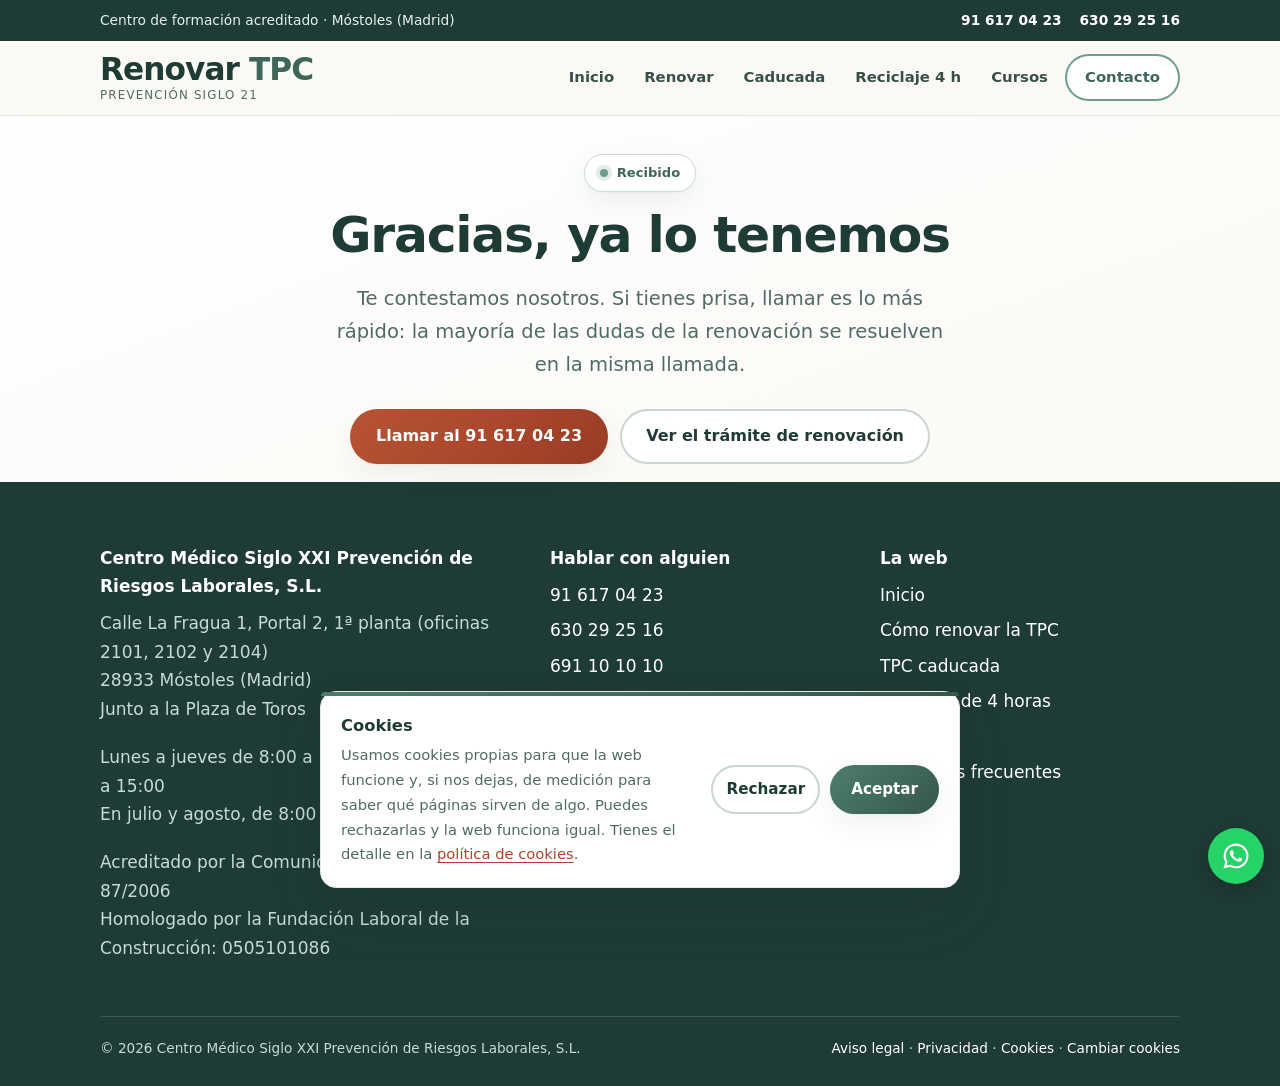
<file: gracias/index.html>
<!doctype html>
<html lang="es-ES" data-gtm="GTM-KFSLKC3Q">
<head>
<meta charset="utf-8">
<meta name="viewport" content="width=device-width, initial-scale=1">
<title>Gracias | renovartpc.es</title>
<meta name="description" content="Hemos recibido tus datos y te contestamos nosotros. Mientras tanto, puedes ver el trámite completo de la renovación de la Tarjeta Profesional de la Construcción.">
<link rel="canonical" href="https://renovartpc.es/gracias/">
<meta name="robots" content="noindex, nofollow">
<meta name="theme-color" content="#1F3B35">
<meta property="og:type" content="website">
<meta property="og:site_name" content="Renovar la TPC · Prevención Siglo 21">
<meta property="og:locale" content="es_ES">
<meta property="og:title" content="Gracias | renovartpc.es">
<meta property="og:description" content="Hemos recibido tus datos y te contestamos nosotros. Mientras tanto, puedes ver el trámite completo de la renovación de la Tarjeta Profesional de la Construcción.">
<meta property="og:url" content="https://renovartpc.es/gracias/">
<meta property="og:image" content="https://renovartpc.es/img/og-renovartpc.jpg">
<meta property="og:image:width" content="1200">
<meta property="og:image:height" content="630">
<meta property="og:image:alt" content="Renovar la Tarjeta Profesional de la Construcción: caducidad, documentación y duplicados, paso a paso">
<meta name="twitter:card" content="summary_large_image">
<meta name="twitter:image" content="https://renovartpc.es/img/og-renovartpc.jpg">
<link rel="icon" href="/favicon.svg" type="image/svg+xml">
<style>:root{--tinta:#1F3B35;--texto:#37504B;--tenue:#4F6B66;--papel:#ffffff;--crema:#FBF9F5;--menta:#E9F2ED;--cielo:#E6EEF2;--arena:#F6EBDD;--salvia:#6E9C8D;--salvia-osc:#3F6759;--salvia-tenue:#CBDED6;--coral:#E07A5F;--coral-osc:#A8452C;--coral-tenue:#FBE7E0;--borde:#E2E7E2;--borde-fuerte:#CBD6D1;--deg-salvia:linear-gradient(135deg,#4E7D6D 0%,#40695A 55%,#345748 100%);--deg-coral:linear-gradient(135deg,#B85433 0%,#A8452C 60%,#963C24 100%);--deg-papel:linear-gradient(160deg,#FFFFFF 0%,#FBF9F5 100%);--deg-hero:radial-gradient(1200px 620px at 12% -8%,#E9F2ED 0%,rgba(233,242,237,0) 62%),radial-gradient(1000px 560px at 92% 6%,#F6EBDD 0%,rgba(246,235,221,0) 60%),radial-gradient(900px 520px at 55% 108%,#E6EEF2 0%,rgba(230,238,242,0) 64%);--sombra:0 1px 2px rgba(31,59,53,.04),0 10px 28px rgba(31,59,53,.07);--sombra-alta:0 6px 16px rgba(31,59,53,.10),0 26px 56px rgba(31,59,53,.14);--brillo:0 0 0 4px rgba(110,156,141,.18);--brillo-coral:0 0 0 4px rgba(224,122,95,.22);--radio:16px;--radio-sm:10px;--ancho:1120px;--fuente:"Segoe UI",system-ui,-apple-system,"Helvetica Neue",Arial,sans-serif}*,*::before,*::after{box-sizing:border-box}html{scroll-behavior:smooth;-webkit-text-size-adjust:100%;overflow-x:hidden;scroll-padding-top:84px}body{margin:0;font-family:var(--fuente);font-size:17px;line-height:1.68;color:var(--texto);background:var(--crema);-webkit-font-smoothing:antialiased}img,svg,iframe{max-width:100%}img{height:auto;display:block}.wrap{width:100%;max-width:var(--ancho);margin:0 auto;padding:0 20px}:focus-visible{outline:3px solid var(--salvia-osc);outline-offset:3px;border-radius:4px}.saltar{position:absolute;left:-9999px;top:0;z-index:100;background:var(--tinta);color:#fff;padding:12px 18px;border-radius:0 0 var(--radio-sm) 0;font-weight:600}.saltar:focus{left:0}h1,h2,h3,h4{color:var(--tinta);line-height:1.2;margin:0 0 .5em;font-weight:700;letter-spacing:-.015em}h1{font-size:clamp(1.95rem,5.2vw,3.15rem);letter-spacing:-.025em}h2{font-size:clamp(1.5rem,3.6vw,2.15rem)}h3{font-size:clamp(1.12rem,2.2vw,1.32rem)}h4{font-size:1.02rem}p{margin:0 0 1.15em}a{color:var(--coral-osc);text-decoration-thickness:1px;text-underline-offset:3px}a:hover{color:var(--tinta)}.entradilla{font-size:clamp(1.05rem,2.1vw,1.22rem);color:var(--tenue);max-width:62ch}.rotulo{display:inline-block;font-size:.76rem;font-weight:800;letter-spacing:.13em;text-transform:uppercase;color:var(--salvia-osc);margin:0 0 .7em}.seccion{padding:clamp(48px,7vw,88px) 0}.seccion--menta{background:var(--menta)}.seccion--crema{background:var(--deg-papel)}.seccion--papel{background:var(--papel)}.cabecera-seccion{max-width:64ch;margin-bottom:clamp(28px,4vw,46px)}.barra{background:var(--tinta);color:#E8F0EC;font-size:.86rem}.barra__in{display:flex;flex-wrap:wrap;gap:6px 22px;align-items:center;justify-content:space-between;padding:9px 20px}.barra a{color:#fff;font-weight:600;text-decoration:none}.barra a:hover{text-decoration:underline}.barra__tels{display:flex;gap:18px;flex-wrap:wrap}.cab{position:sticky;top:0;z-index:50;background:rgba(251,249,245,.92);backdrop-filter:saturate(1.4) blur(10px);border-bottom:1px solid var(--borde)}.cab__in{display:flex;align-items:center;justify-content:space-between;gap:16px;padding:12px 20px}.logo{display:flex;flex-direction:column;text-decoration:none;line-height:1.16}.logo__marca{font-weight:800;font-size:1.16rem;color:var(--tinta);letter-spacing:-.02em}.logo__marca b{color:var(--salvia-osc);font-weight:800}.logo__sub{font-size:.69rem;letter-spacing:.1em;text-transform:uppercase;color:var(--tenue)}.nav ul{display:flex;align-items:center;gap:4px;list-style:none;margin:0;padding:0}.nav a:not(.btn){display:block;padding:9px 13px;border-radius:999px;color:var(--texto);text-decoration:none;font-size:.93rem;font-weight:600;transition:background .18s ease,color .18s ease}.nav a:not(.btn):hover{background:var(--menta);color:var(--tinta)}.nav a:not(.btn).activo{background:var(--salvia-tenue);color:var(--tinta)}.nav .btn{padding:11px 20px;font-size:.93rem}.menu-check,.menu-boton{display:none}.btn{position:relative;z-index:0;overflow:hidden;display:inline-flex;align-items:center;justify-content:center;gap:9px;padding:14px 26px;border:0;border-radius:999px;font:inherit;font-weight:700;font-size:1rem;text-decoration:none;cursor:pointer;transition:transform .22s cubic-bezier(.2,.7,.3,1),box-shadow .22s ease,filter .22s ease}.btn--cta{background:var(--deg-coral);color:#fff;box-shadow:var(--sombra)}.btn--cta:hover{color:#fff;transform:translateY(-2px) scale(1.035);box-shadow:var(--sombra-alta),var(--brillo-coral);filter:saturate(1.06)}.btn--salvia{background:var(--deg-salvia);color:#fff;box-shadow:var(--sombra)}.btn--salvia:hover{color:#fff;transform:translateY(-2px) scale(1.035);box-shadow:var(--sombra-alta),var(--brillo)}.btn--linea{background:var(--papel);color:var(--tinta);box-shadow:inset 0 0 0 2px var(--borde-fuerte)}.btn--linea:hover{color:var(--tinta);transform:translateY(-2px) scale(1.035);box-shadow:inset 0 0 0 2px var(--salvia),var(--brillo)}.btn:active{transform:translateY(0) scale(.99)}.btn::after{content:"";position:absolute;z-index:-1;top:-60%;bottom:-60%;left:-55%;width:38%;background:linear-gradient(100deg,transparent 0%,rgba(255,255,255,.10) 26%,rgba(255,255,255,.55) 50%,rgba(255,255,255,.10) 74%,transparent 100%);transform:translateX(0) skewX(-18deg);animation:destello 4.2s cubic-bezier(.5,0,.5,1) infinite}.btn--linea::after{background:linear-gradient(100deg,transparent,rgba(110,156,141,.18) 50%,transparent)}.btn:hover::after{animation-duration:1.2s}@keyframes destello{0%{transform:translateX(0) skewX(-18deg)}55%,100%{transform:translateX(455%) skewX(-18deg)}}.botonera{display:flex;flex-wrap:wrap;gap:12px;margin-top:26px}.hero{position:relative;overflow:hidden;background:var(--crema)}.hero::before{content:"";position:absolute;inset:0;background:var(--deg-hero);pointer-events:none}.hero__in{position:relative;padding:clamp(46px,8vw,96px) 20px clamp(40px,6vw,78px)}.hero__grid{display:grid;gap:clamp(30px,5vw,56px);align-items:center}.sello{display:inline-flex;align-items:center;gap:9px;background:var(--papel);border:1px solid var(--salvia-tenue);color:var(--salvia-osc);font-weight:700;font-size:.82rem;padding:7px 15px;border-radius:999px;box-shadow:var(--sombra)}.sello__punto{width:8px;height:8px;border-radius:50%;background:var(--salvia);box-shadow:0 0 0 4px rgba(110,156,141,.20)}.hero h1{margin:.55em 0 .3em}.hero h1 em{font-style:normal;color:var(--salvia-osc)}.ficha{background:var(--papel);border-radius:var(--radio);box-shadow:var(--sombra);padding:26px;border:1px solid var(--borde);position:relative;overflow:hidden}.ficha::before{content:"";position:absolute;inset:0 0 auto 0;height:5px;background:var(--deg-salvia)}.ficha__precio{display:flex;align-items:baseline;gap:10px;margin-bottom:2px}.ficha__euros{font-size:clamp(2.5rem,7vw,3.4rem);font-weight:800;color:var(--tinta);line-height:1}.ficha__iva{font-size:.9rem;color:var(--tenue);font-weight:600}.ficha__lista{list-style:none;margin:18px 0 0;padding:0;display:grid;gap:11px}.ficha__lista li{display:flex;gap:11px;align-items:flex-start;font-size:.96rem}.ficha__lista svg{flex:none;margin-top:3px}.cifras{background:var(--papel);border-top:1px solid var(--borde);border-bottom:1px solid var(--borde)}.cifras__grid{display:grid;grid-template-columns:repeat(4,1fr);gap:4px;padding:32px 0;text-align:center}.cifra__n{display:block;font-weight:800;line-height:1.05;color:var(--tinta);font-size:clamp(1.65rem,3.6vw,2.5rem)}.cifra__t{display:block;font-size:.84rem;color:var(--tenue);margin-top:5px}.rejilla{display:grid;gap:18px}.rejilla--2{grid-template-columns:repeat(2,1fr)}.rejilla--3{grid-template-columns:repeat(3,1fr)}.rejilla--4{grid-template-columns:repeat(4,1fr)}.tarjeta{background:var(--papel);border:1px solid var(--borde);border-radius:var(--radio);padding:24px;box-shadow:var(--sombra);position:relative;overflow:hidden;transition:transform .26s cubic-bezier(.2,.7,.3,1),box-shadow .26s ease,border-color .26s ease}.tarjeta:hover{transform:translateY(-4px) scale(1.012);box-shadow:var(--sombra-alta);border-color:var(--salvia-tenue)}.tarjeta h3{margin-bottom:.35em}.tarjeta p:last-child{margin-bottom:0}.tarjeta__num{display:inline-flex;align-items:center;justify-content:center;width:40px;height:40px;border-radius:12px;margin-bottom:14px;background:var(--deg-salvia);color:#fff;font-weight:800;font-size:1.02rem;box-shadow:var(--sombra)}.tarjeta--acento .tarjeta__num{background:var(--deg-coral)}.icono{display:inline-flex;align-items:center;justify-content:center;width:44px;height:44px;border-radius:13px;margin-bottom:14px;background:var(--menta);color:var(--salvia-osc)}.icono svg{width:22px;height:22px}.aviso{background:var(--arena);border-left:4px solid var(--coral);border-radius:var(--radio-sm);padding:18px 20px;margin:26px 0}.aviso p:last-child{margin-bottom:0}.aviso strong{color:var(--tinta)}.bloque{background:var(--papel);border:1px solid var(--borde);border-radius:var(--radio);overflow:hidden;margin-bottom:14px;transition:box-shadow .24s ease,border-color .24s ease}.bloque:hover{box-shadow:var(--sombra);border-color:var(--salvia-tenue)}.bloque__cab{display:flex;gap:14px;align-items:center;padding:18px 22px;background:var(--deg-papel)}.bloque__n{flex:none;width:34px;height:34px;border-radius:10px;display:grid;place-items:center;background:var(--menta);color:var(--salvia-osc);font-weight:800;font-size:.92rem}.bloque__cab h3{margin:0;font-size:1.06rem}.bloque ul{margin:0;padding:4px 22px 20px 48px;color:var(--texto)}.bloque li{margin:.3em 0}.pregunta{background:var(--papel);border:1px solid var(--borde);border-radius:var(--radio-sm);margin-bottom:10px;overflow:hidden;transition:border-color .2s ease,box-shadow .2s ease}.pregunta:hover{border-color:var(--salvia-tenue);box-shadow:var(--sombra)}.pregunta[open]{border-color:var(--salvia-tenue);box-shadow:var(--sombra)}.pregunta summary{cursor:pointer;list-style:none;padding:16px 52px 16px 20px;font-weight:700;color:var(--tinta);position:relative}.pregunta summary::-webkit-details-marker{display:none}.pregunta summary::after{content:"";position:absolute;right:20px;top:50%;width:10px;height:10px;margin-top:-6px;border-right:2.5px solid var(--salvia-osc);border-bottom:2.5px solid var(--salvia-osc);transform:rotate(45deg);transition:transform .22s ease}.pregunta[open] summary::after{transform:rotate(-135deg);margin-top:-2px}.pregunta__cuerpo{padding:0 20px 18px}.pregunta__cuerpo p:last-child{margin-bottom:0}.tabla-envoltorio{overflow-x:auto;border-radius:var(--radio);border:1px solid var(--borde);background:var(--papel)}table{width:100%;border-collapse:collapse;font-size:.95rem}th,td{padding:13px 16px;text-align:left;border-bottom:1px solid var(--borde)}th{background:var(--menta);color:var(--tinta);font-weight:700;white-space:nowrap}tr:last-child td{border-bottom:0}.form{display:grid;gap:15px}.campo{display:grid;gap:6px}.campo label{font-weight:600;font-size:.93rem;color:var(--tinta)}.campo .obl{color:var(--coral-osc)}.campo input,.campo select,.campo textarea{font:inherit;color:var(--texto);background:var(--papel);border:1.5px solid var(--borde-fuerte);border-radius:var(--radio-sm);padding:12px 14px;width:100%;transition:border-color .18s ease,box-shadow .18s ease}.campo input:hover,.campo select:hover,.campo textarea:hover{border-color:var(--salvia)}.campo input:focus,.campo select:focus,.campo textarea:focus{outline:none;border-color:var(--salvia-osc);box-shadow:var(--brillo)}.campo textarea{min-height:110px;resize:vertical}.campo .pista{font-size:.84rem;color:var(--tenue)}.consentimiento{display:flex;gap:11px;align-items:flex-start;font-size:.9rem;color:var(--tenue)}.consentimiento input{width:19px;height:19px;flex:none;margin-top:2px;accent-color:var(--salvia-osc)}.form__aviso{font-size:.84rem;color:var(--tenue);margin:0}.form-caja{background:var(--papel);border:1px solid var(--borde);border-radius:var(--radio);padding:clamp(22px,3.5vw,34px);box-shadow:var(--sombra)}.resultado{border-radius:var(--radio-sm);padding:15px 18px;font-weight:600;margin-top:4px}.resultado--ok{background:var(--menta);color:var(--salvia-osc);border:1px solid var(--salvia-tenue)}.resultado--mal{background:var(--coral-tenue);color:var(--coral-osc);border:1px solid #F0C4B7}.pie{background:var(--tinta);color:#C9DAD4;padding:clamp(40px,5vw,62px) 0 26px}.pie a{color:#fff;text-decoration:none}.pie a:hover{text-decoration:underline;color:#fff}.pie__grid{display:grid;gap:30px}.pie__titulo{color:#fff;font-weight:700;margin-bottom:.5em}.pie ul{list-style:none;margin:0;padding:0;display:grid;gap:7px}.pie__legal{margin-top:34px;padding-top:20px;border-top:1px solid rgba(255,255,255,.14);font-size:.85rem;display:flex;flex-wrap:wrap;gap:8px 20px;justify-content:space-between}.wasap{position:fixed;right:16px;bottom:16px;z-index:40;width:56px;height:56px;border-radius:50%;display:grid;place-items:center;background:#25D366;color:#fff;box-shadow:0 6px 20px rgba(0,0,0,.22);transition:transform .22s cubic-bezier(.2,.7,.3,1),box-shadow .22s ease}.wasap:hover{transform:scale(1.1);box-shadow:0 10px 28px rgba(0,0,0,.28);color:#fff}.wasap svg{width:30px;height:30px}.js .aparece{opacity:0;transform:translateY(20px)}.js .aparece.visible{opacity:1;transform:none;transition:opacity .55s ease,transform .55s ease}@media (prefers-reduced-motion:reduce){html{scroll-behavior:auto}.js .aparece{opacity:1;transform:none;transition:none}.btn::after{display:none}.btn:hover,.tarjeta:hover,.wasap:hover{transform:none}*{animation-duration:.001ms !important;animation-iteration-count:1 !important}}@media (min-width:720px){.hero__grid{grid-template-columns:1.15fr .85fr}.pie__grid{grid-template-columns:1.4fr 1fr 1fr}}@media (max-width:980px){.rejilla--4{grid-template-columns:repeat(2,1fr)}}@media (max-width:860px){.cab__in{flex-wrap:wrap}.menu-boton{display:grid;place-items:center;width:46px;height:46px;border-radius:12px;cursor:pointer;background:var(--menta)}.menu-boton span,.menu-boton span::before,.menu-boton span::after{content:"";display:block;width:20px;height:2px;border-radius:2px;background:var(--tinta);transition:transform .22s ease,opacity .22s ease}.menu-boton span::before{transform:translateY(-6px)}.menu-boton span::after{transform:translateY(4px)}.menu-check:checked + .menu-boton span{background:transparent}.menu-check:checked + .menu-boton span::before{transform:translateY(0) rotate(45deg)}.menu-check:checked + .menu-boton span::after{transform:translateY(-2px) rotate(-45deg)}.nav{flex-basis:100%;max-height:0;overflow:hidden;transition:max-height .3s ease}.menu-check:checked ~ .nav{max-height:32rem}.nav ul{flex-direction:column;align-items:stretch;gap:2px;padding:8px 0 12px}.nav a{padding:12px 14px;border-radius:var(--radio-sm)}.nav .btn{width:100%;margin-top:8px}}@media (max-width:700px){.rejilla--2,.rejilla--3{grid-template-columns:1fr}.cifras__grid{grid-template-columns:1fr 1fr;gap:22px 4px}.barra__in{justify-content:center;text-align:center}}@media (max-width:420px){.rejilla--4{grid-template-columns:1fr}}@media print{.cab,.barra,.wasap,.botonera,.form-caja,.pie__legal{display:none}body{background:#fff;font-size:12pt}.seccion{padding:12pt 0}a[href^="http"]::after{content:" (" attr(href) ")";font-size:9pt;color:#555}}.cookies{position:fixed;left:12px;right:12px;bottom:12px;z-index:60;background:var(--papel);border:1px solid var(--borde);border-radius:var(--radio);box-shadow:var(--sombra-alta);padding:20px;max-width:640px;margin:0 auto;opacity:0;transform:translateY(16px);transition:opacity .3s ease,transform .3s cubic-bezier(.2,.7,.3,1)}.cookies.visible{opacity:1;transform:none}.cookies::before{content:"";position:absolute;inset:0 0 auto 0;height:4px;border-radius:var(--radio) var(--radio) 0 0;background:var(--deg-salvia)}.cookies__in{display:grid;gap:16px}.cookies__texto strong{display:block;color:var(--tinta);font-size:1.02rem;margin-bottom:4px}.cookies__texto p{margin:0;font-size:.92rem;color:var(--tenue)}.cookies__botones{display:flex;gap:10px}.cookies__botones .btn{flex:1;padding:12px 18px;font-size:.95rem}@media (min-width:620px){.cookies__in{grid-template-columns:1fr auto;align-items:center}.cookies__botones{flex:none}}@media (prefers-reduced-motion:reduce){.cookies{transition:none;opacity:1;transform:none}}.logo__marca{font-size:1.95rem;letter-spacing:-.03em;line-height:1.05}.logo__sub{font-size:.74rem;margin-top:3px}@media (max-width:520px){.logo__marca{font-size:1.5rem}}.nav .btn--cta{background:var(--papel);color:var(--salvia-osc);box-shadow:inset 0 0 0 2px var(--salvia);transition:transform .24s cubic-bezier(.2,.7,.3,1),box-shadow .24s ease,background .24s ease,color .24s ease}.nav .btn--cta:hover{transform:scale(1.2);color:#fff;background:var(--deg-salvia);box-shadow:inset 0 0 0 2px transparent,var(--sombra-alta),var(--brillo)}.nav .btn--cta::after{display:none}.linterna{position:relative;overflow:hidden}.linterna::before{content:"";position:absolute;inset:0;pointer-events:none;opacity:0;transition:opacity .35s ease;background:radial-gradient(220px circle at var(--mx,50%) var(--my,50%),rgba(110,156,141,.30) 0%,rgba(110,156,141,.14) 38%,rgba(110,156,141,0) 70%)}.linterna:hover::before{opacity:1}.cifra__n{background-image:linear-gradient(100deg,var(--tinta) 0%,var(--tinta) 40%,var(--salvia) 50%,var(--tinta) 60%,var(--tinta) 100%);background-size:300% 100%;background-position:100% 0;-webkit-background-clip:text;background-clip:text;transition:background-position .75s ease}.cifras__grid>div:hover .cifra__n{background-position:0 0;-webkit-text-fill-color:transparent;color:transparent}.cifras__grid>div{border-radius:var(--radio);padding:10px 6px}.ficha--luz{transition:box-shadow .3s ease,border-color .3s ease}.ficha--luz:hover{box-shadow:var(--sombra-alta);border-color:var(--salvia-tenue)}.ficha--luz::before{z-index:2}.tarjeta.linterna:hover{border-color:var(--salvia)}.barras{margin:26px 0 6px}.barras__barra{display:flex;height:54px;border-radius:12px;overflow:hidden;box-shadow:var(--sombra);border:1px solid var(--borde)}.barras__parte{display:grid;place-items:center;color:#fff;font-weight:800;font-size:1.02rem;letter-spacing:-.01em}.barras__parte--aula{flex:20;background:linear-gradient(135deg,#35594C 0%,#2B4A3F 100%)}.barras__parte--online{flex:40;background:linear-gradient(135deg,#4E7D6D 0%,#40695A 100%)}.barras__pies{display:flex;margin-top:10px;gap:0}.barras__pie{font-size:.9rem;color:var(--tenue);padding-right:12px}.barras__pie strong{display:block;color:var(--tinta);font-size:.98rem}.barras__pie--aula{flex:20}.barras__pie--online{flex:40}@media (max-width:560px){.barras__parte{font-size:.88rem}.barras__pie{font-size:.82rem}}.temario-2{display:grid;gap:14px;align-items:start}@media (min-width:860px){.temario-2{grid-template-columns:1fr 1fr}}.temario-2 .bloque{margin-bottom:0}.temario-2 .bloque ul{padding:4px 20px 18px 46px;font-size:.95rem}.tels{list-style:none;margin:0;padding:0;display:grid;gap:10px;text-align:center}.tels a{display:block;font-size:1.28rem;font-weight:800;color:var(--salvia-osc);text-decoration:none;letter-spacing:-.01em;padding:8px 10px;border-radius:var(--radio-sm);transition:background .18s ease,transform .18s ease}.tels a:hover{background:var(--menta);color:var(--tinta);transform:scale(1.04)}.direccion{color:var(--texto);text-decoration:none;display:inline-block}.direccion:hover{color:var(--salvia-osc);text-decoration:underline}@media (prefers-reduced-motion:reduce){.linterna::before{display:none}.cifra__n{background-image:none;transition:none}.cifras__grid>div:hover .cifra__n{color:var(--tinta);-webkit-text-fill-color:currentColor}.nav .btn--cta:hover,.tels a:hover{transform:none}}main>.seccion:first-child{padding-top:clamp(22px,3vw,40px);padding-bottom:clamp(10px,1.4vw,18px)}main>.seccion:first-child .cabecera-seccion{margin-bottom:0}main>.seccion:first-child + .seccion{padding-top:clamp(20px,2.6vw,40px)}main>.seccion:first-child .entradilla:last-child{margin-bottom:0}main>.seccion:first-child h1{margin-bottom:.35em}@media (max-width:700px){main>.seccion:first-child{padding-top:18px;padding-bottom:8px}main>.seccion:first-child + .seccion{padding-top:18px}.seccion{padding:34px 0}.cabecera-seccion{margin-bottom:20px}main>.seccion:first-child .botonera{margin-top:18px}}</style>
</head>
<body>
<a class="saltar" href="#principal">Saltar al contenido</a>

<div class="barra">
  <div class="wrap barra__in">
    <span>Centro de formación acreditado · Móstoles (Madrid)</span>
    <span class="barra__tels"><a href="tel:+34916170423">91 617 04 23</a> <a href="tel:+34630292516">630 29 25 16</a></span>
  </div>
</div>

<header class="cab">
  <div class="wrap cab__in">
    <a class="logo" href="/">
      <span class="logo__marca">Renovar <b>TPC</b></span>
      <span class="logo__sub">Prevención Siglo 21</span>
    </a>
    <input type="checkbox" id="abrir-menu" class="menu-check" hidden>
    <label for="abrir-menu" class="menu-boton" aria-label="Abrir el menú"><span></span></label>
    <nav class="nav" aria-label="Principal">
      <ul>
        <li><a href="/">Inicio</a></li>
        <li><a href="/renovar-la-tpc/">Renovar</a></li>
        <li><a href="/tpc-caducada/">Caducada</a></li>
        <li><a href="/curso-reciclaje-4-horas/">Reciclaje 4 h</a></li>
        <li><a href="/cursos/">Cursos</a></li>
        <li><a class="btn btn--cta" href="/contacto/">Contacto</a></li>
      </ul>
    </nav>
  </div>
</header>

<main id="principal">

<section class="seccion seccion--crema">
  <div class="wrap" style="max-width:660px;text-align:center">
    <span class="sello" style="margin-bottom:1em"><span class="sello__punto"></span>Recibido</span>
    <h1>Gracias, ya lo tenemos</h1>
    <p class="entradilla" style="margin:0 auto 1.4em">Te contestamos nosotros.
    Si tienes prisa, llamar es lo más rápido: la mayoría de las dudas de la
    renovación se resuelven en la misma llamada.</p>
    <div class="botonera" style="justify-content:center">
      <a class="btn btn--cta" href="tel:+34916170423">Llamar al 91 617 04 23</a>
      <a class="btn btn--linea" href="/renovar-la-tpc/">Ver el trámite de renovación</a>
    </div>
  </div>
</section>
</main>

<footer class="pie">
  <div class="wrap">
    <div class="pie__grid">
      <div>
        <p class="pie__titulo">Centro Médico Siglo XXI Prevención de Riesgos Laborales, S.L.</p>
        <p>Calle La Fragua 1, Portal 2, 1ª planta (oficinas 2101, 2102 y 2104)<br>28933 Móstoles (Madrid)<br>Junto a la Plaza de Toros</p>
        <p>Lunes a jueves de 8:00 a 18:00 · Viernes de 8:00 a 15:00<br>En julio y agosto, de 8:00 a 15:00</p>
        <p>Acreditado por la Comunidad de Madrid: CM 87/2006<br>
        Homologado por la Fundación Laboral de la Construcción: 0505101086</p>
      </div>
      <div>
        <p class="pie__titulo">Hablar con alguien</p>
        <ul>
          <li><a href="tel:+34916170423">91 617 04 23</a></li>
          <li><a href="tel:+34630292516">630 29 25 16</a></li>
          <li><a href="tel:+34691101010">691 10 10 10</a></li>
          <li><a href="mailto:info@renovartpc.es">info@renovartpc.es</a></li>
          <li><a href="https://wa.me/34630292516?text=Hola,%20tengo%20una%20duda%20sobre%20la%20renovaci%C3%B3n%20de%20mi%20TPC" rel="noopener">WhatsApp</a></li>
        </ul>
      </div>
      <div>
        <p class="pie__titulo">La web</p>
        <ul>
          <li><a href="/">Inicio</a></li>
          <li><a href="/renovar-la-tpc/">Cómo renovar la TPC</a></li>
          <li><a href="/tpc-caducada/">TPC caducada</a></li>
          <li><a href="/curso-reciclaje-4-horas/">Reciclaje de 4 horas</a></li>
          <li><a href="/cursos/">Cursos</a></li>
          <li><a href="/preguntas-frecuentes/">Preguntas frecuentes</a></li>
          <li><a href="/contacto/">Contacto</a></li>
        </ul>
      </div>
    </div>
    <div class="pie__legal">
      <span>© <span id="anyo">2026</span> Centro Médico Siglo XXI Prevención de Riesgos Laborales, S.L.</span>
      <span>
        <a href="/aviso-legal/">Aviso legal</a> ·
        <a href="/politica-de-privacidad/">Privacidad</a> ·
        <a href="/politica-de-cookies/">Cookies</a> ·
        <a href="#" data-abrir-cookies>Cambiar cookies</a>
      </span>
    </div>
  </div>
</footer>

<a class="wasap" href="https://wa.me/34630292516?text=Hola,%20tengo%20una%20duda%20sobre%20la%20renovaci%C3%B3n%20de%20mi%20TPC" rel="noopener"
   aria-label="Escribir por WhatsApp">
  <svg viewBox="0 0 24 24" fill="currentColor" aria-hidden="true"><path d="M12.04 2A9.9 9.9 0 0 0 2.1 11.9c0 1.75.46 3.45 1.34 4.95L2 22l5.3-1.39a9.9 9.9 0 0 0 4.74 1.21h.01a9.9 9.9 0 0 0 9.9-9.9A9.9 9.9 0 0 0 12.04 2zm0 18.15h-.01a8.2 8.2 0 0 1-4.19-1.15l-.3-.18-3.11.82.83-3.03-.2-.31a8.22 8.22 0 1 1 6.98 3.85zm4.5-6.16c-.25-.12-1.46-.72-1.68-.8-.23-.09-.39-.13-.56.12s-.64.8-.78.97c-.15.16-.29.18-.53.06-.25-.12-1.04-.38-1.98-1.22-.73-.65-1.23-1.46-1.37-1.71-.14-.24-.02-.38.11-.5.11-.11.25-.29.37-.44.13-.15.17-.25.25-.41.09-.17.04-.31-.02-.43-.06-.12-.56-1.34-.76-1.84-.2-.48-.4-.42-.56-.43h-.48c-.16 0-.43.06-.65.31-.22.25-.85.83-.85 2.03s.87 2.35.99 2.51c.12.17 1.71 2.61 4.15 3.66.58.25 1.03.4 1.39.51.58.19 1.11.16 1.53.1.47-.07 1.46-.6 1.66-1.18.21-.58.21-1.07.14-1.18-.06-.1-.22-.16-.47-.28z"/></svg>
</a>

<script src="/web.js" defer></script>
<script src="/respaldo-formularios.js" defer></script>
</body>
</html>
</file>
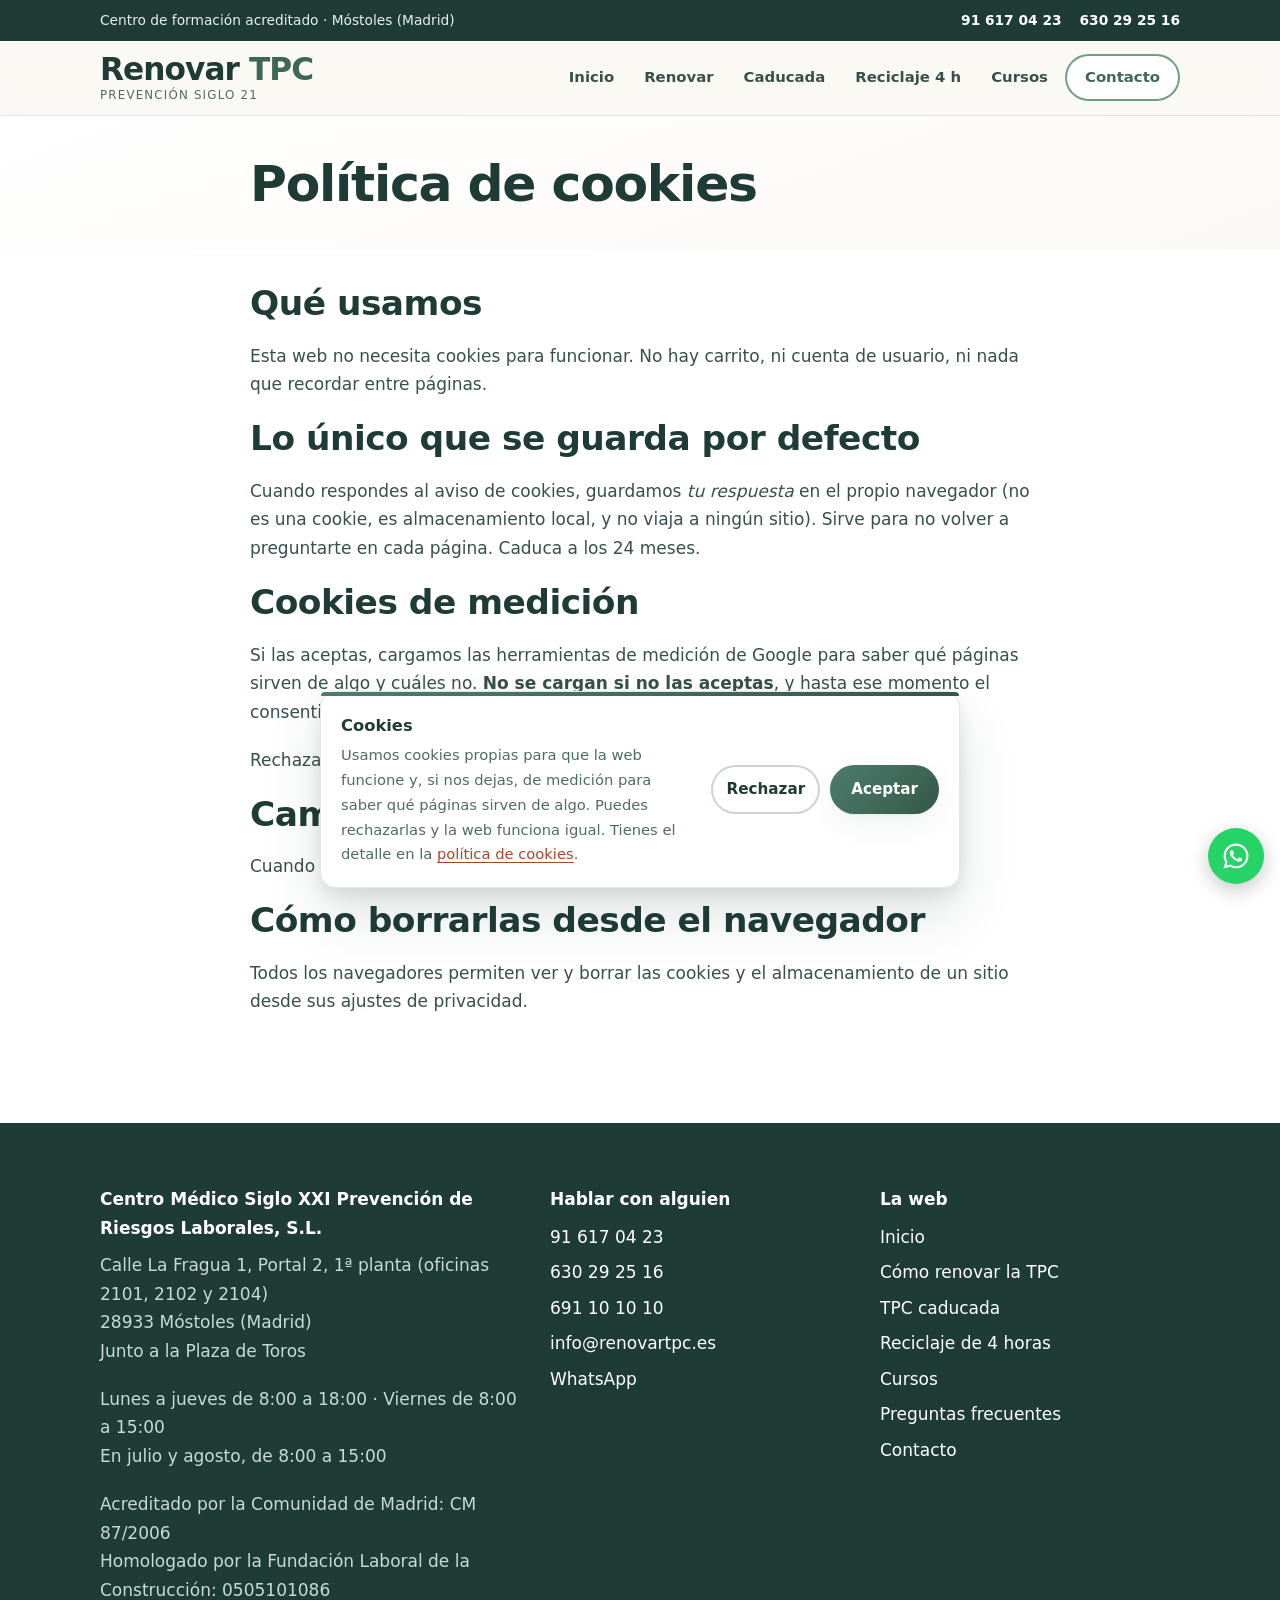
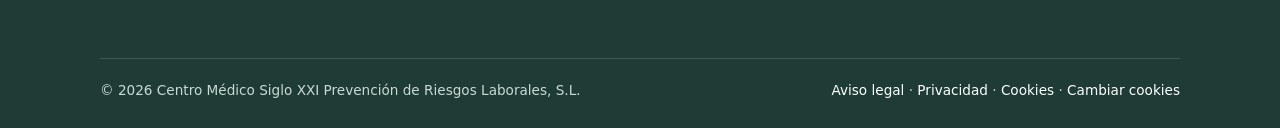
<file: politica-de-cookies/index.html>
<!doctype html>
<html lang="es-ES" data-gtm="GTM-KFSLKC3Q">
<head>
<meta charset="utf-8">
<meta name="viewport" content="width=device-width, initial-scale=1">
<title>Política de cookies | renovartpc.es</title>
<meta name="description" content="Qué cookies usa esta web, por qué la medición no se carga hasta que la aceptas y cómo rechazarlas o cambiar de opinión cuando quieras.">
<link rel="canonical" href="https://renovartpc.es/politica-de-cookies/">
<meta name="robots" content="index, follow, max-snippet:-1, max-image-preview:large">
<meta name="theme-color" content="#1F3B35">
<meta property="og:type" content="website">
<meta property="og:site_name" content="Renovar la TPC · Prevención Siglo 21">
<meta property="og:locale" content="es_ES">
<meta property="og:title" content="Política de cookies | renovartpc.es">
<meta property="og:description" content="Qué cookies usa esta web, por qué la medición no se carga hasta que la aceptas y cómo rechazarlas o cambiar de opinión cuando quieras.">
<meta property="og:url" content="https://renovartpc.es/politica-de-cookies/">
<meta property="og:image" content="https://renovartpc.es/img/og-renovartpc.jpg">
<meta property="og:image:width" content="1200">
<meta property="og:image:height" content="630">
<meta property="og:image:alt" content="Renovar la Tarjeta Profesional de la Construcción: caducidad, documentación y duplicados, paso a paso">
<meta name="twitter:card" content="summary_large_image">
<meta name="twitter:image" content="https://renovartpc.es/img/og-renovartpc.jpg">
<link rel="icon" href="/favicon.svg" type="image/svg+xml">
<style>:root{--tinta:#1F3B35;--texto:#37504B;--tenue:#4F6B66;--papel:#ffffff;--crema:#FBF9F5;--menta:#E9F2ED;--cielo:#E6EEF2;--arena:#F6EBDD;--salvia:#6E9C8D;--salvia-osc:#3F6759;--salvia-tenue:#CBDED6;--coral:#E07A5F;--coral-osc:#A8452C;--coral-tenue:#FBE7E0;--borde:#E2E7E2;--borde-fuerte:#CBD6D1;--deg-salvia:linear-gradient(135deg,#4E7D6D 0%,#40695A 55%,#345748 100%);--deg-coral:linear-gradient(135deg,#B85433 0%,#A8452C 60%,#963C24 100%);--deg-papel:linear-gradient(160deg,#FFFFFF 0%,#FBF9F5 100%);--deg-hero:radial-gradient(1200px 620px at 12% -8%,#E9F2ED 0%,rgba(233,242,237,0) 62%),radial-gradient(1000px 560px at 92% 6%,#F6EBDD 0%,rgba(246,235,221,0) 60%),radial-gradient(900px 520px at 55% 108%,#E6EEF2 0%,rgba(230,238,242,0) 64%);--sombra:0 1px 2px rgba(31,59,53,.04),0 10px 28px rgba(31,59,53,.07);--sombra-alta:0 6px 16px rgba(31,59,53,.10),0 26px 56px rgba(31,59,53,.14);--brillo:0 0 0 4px rgba(110,156,141,.18);--brillo-coral:0 0 0 4px rgba(224,122,95,.22);--radio:16px;--radio-sm:10px;--ancho:1120px;--fuente:"Segoe UI",system-ui,-apple-system,"Helvetica Neue",Arial,sans-serif}*,*::before,*::after{box-sizing:border-box}html{scroll-behavior:smooth;-webkit-text-size-adjust:100%;overflow-x:hidden;scroll-padding-top:84px}body{margin:0;font-family:var(--fuente);font-size:17px;line-height:1.68;color:var(--texto);background:var(--crema);-webkit-font-smoothing:antialiased}img,svg,iframe{max-width:100%}img{height:auto;display:block}.wrap{width:100%;max-width:var(--ancho);margin:0 auto;padding:0 20px}:focus-visible{outline:3px solid var(--salvia-osc);outline-offset:3px;border-radius:4px}.saltar{position:absolute;left:-9999px;top:0;z-index:100;background:var(--tinta);color:#fff;padding:12px 18px;border-radius:0 0 var(--radio-sm) 0;font-weight:600}.saltar:focus{left:0}h1,h2,h3,h4{color:var(--tinta);line-height:1.2;margin:0 0 .5em;font-weight:700;letter-spacing:-.015em}h1{font-size:clamp(1.95rem,5.2vw,3.15rem);letter-spacing:-.025em}h2{font-size:clamp(1.5rem,3.6vw,2.15rem)}h3{font-size:clamp(1.12rem,2.2vw,1.32rem)}h4{font-size:1.02rem}p{margin:0 0 1.15em}a{color:var(--coral-osc);text-decoration-thickness:1px;text-underline-offset:3px}a:hover{color:var(--tinta)}.entradilla{font-size:clamp(1.05rem,2.1vw,1.22rem);color:var(--tenue);max-width:62ch}.rotulo{display:inline-block;font-size:.76rem;font-weight:800;letter-spacing:.13em;text-transform:uppercase;color:var(--salvia-osc);margin:0 0 .7em}.seccion{padding:clamp(48px,7vw,88px) 0}.seccion--menta{background:var(--menta)}.seccion--crema{background:var(--deg-papel)}.seccion--papel{background:var(--papel)}.cabecera-seccion{max-width:64ch;margin-bottom:clamp(28px,4vw,46px)}.barra{background:var(--tinta);color:#E8F0EC;font-size:.86rem}.barra__in{display:flex;flex-wrap:wrap;gap:6px 22px;align-items:center;justify-content:space-between;padding:9px 20px}.barra a{color:#fff;font-weight:600;text-decoration:none}.barra a:hover{text-decoration:underline}.barra__tels{display:flex;gap:18px;flex-wrap:wrap}.cab{position:sticky;top:0;z-index:50;background:rgba(251,249,245,.92);backdrop-filter:saturate(1.4) blur(10px);border-bottom:1px solid var(--borde)}.cab__in{display:flex;align-items:center;justify-content:space-between;gap:16px;padding:12px 20px}.logo{display:flex;flex-direction:column;text-decoration:none;line-height:1.16}.logo__marca{font-weight:800;font-size:1.16rem;color:var(--tinta);letter-spacing:-.02em}.logo__marca b{color:var(--salvia-osc);font-weight:800}.logo__sub{font-size:.69rem;letter-spacing:.1em;text-transform:uppercase;color:var(--tenue)}.nav ul{display:flex;align-items:center;gap:4px;list-style:none;margin:0;padding:0}.nav a:not(.btn){display:block;padding:9px 13px;border-radius:999px;color:var(--texto);text-decoration:none;font-size:.93rem;font-weight:600;transition:background .18s ease,color .18s ease}.nav a:not(.btn):hover{background:var(--menta);color:var(--tinta)}.nav a:not(.btn).activo{background:var(--salvia-tenue);color:var(--tinta)}.nav .btn{padding:11px 20px;font-size:.93rem}.menu-check,.menu-boton{display:none}.btn{position:relative;z-index:0;overflow:hidden;display:inline-flex;align-items:center;justify-content:center;gap:9px;padding:14px 26px;border:0;border-radius:999px;font:inherit;font-weight:700;font-size:1rem;text-decoration:none;cursor:pointer;transition:transform .22s cubic-bezier(.2,.7,.3,1),box-shadow .22s ease,filter .22s ease}.btn--cta{background:var(--deg-coral);color:#fff;box-shadow:var(--sombra)}.btn--cta:hover{color:#fff;transform:translateY(-2px) scale(1.035);box-shadow:var(--sombra-alta),var(--brillo-coral);filter:saturate(1.06)}.btn--salvia{background:var(--deg-salvia);color:#fff;box-shadow:var(--sombra)}.btn--salvia:hover{color:#fff;transform:translateY(-2px) scale(1.035);box-shadow:var(--sombra-alta),var(--brillo)}.btn--linea{background:var(--papel);color:var(--tinta);box-shadow:inset 0 0 0 2px var(--borde-fuerte)}.btn--linea:hover{color:var(--tinta);transform:translateY(-2px) scale(1.035);box-shadow:inset 0 0 0 2px var(--salvia),var(--brillo)}.btn:active{transform:translateY(0) scale(.99)}.btn::after{content:"";position:absolute;z-index:-1;top:-60%;bottom:-60%;left:-55%;width:38%;background:linear-gradient(100deg,transparent 0%,rgba(255,255,255,.10) 26%,rgba(255,255,255,.55) 50%,rgba(255,255,255,.10) 74%,transparent 100%);transform:translateX(0) skewX(-18deg);animation:destello 4.2s cubic-bezier(.5,0,.5,1) infinite}.btn--linea::after{background:linear-gradient(100deg,transparent,rgba(110,156,141,.18) 50%,transparent)}.btn:hover::after{animation-duration:1.2s}@keyframes destello{0%{transform:translateX(0) skewX(-18deg)}55%,100%{transform:translateX(455%) skewX(-18deg)}}.botonera{display:flex;flex-wrap:wrap;gap:12px;margin-top:26px}.hero{position:relative;overflow:hidden;background:var(--crema)}.hero::before{content:"";position:absolute;inset:0;background:var(--deg-hero);pointer-events:none}.hero__in{position:relative;padding:clamp(46px,8vw,96px) 20px clamp(40px,6vw,78px)}.hero__grid{display:grid;gap:clamp(30px,5vw,56px);align-items:center}.sello{display:inline-flex;align-items:center;gap:9px;background:var(--papel);border:1px solid var(--salvia-tenue);color:var(--salvia-osc);font-weight:700;font-size:.82rem;padding:7px 15px;border-radius:999px;box-shadow:var(--sombra)}.sello__punto{width:8px;height:8px;border-radius:50%;background:var(--salvia);box-shadow:0 0 0 4px rgba(110,156,141,.20)}.hero h1{margin:.55em 0 .3em}.hero h1 em{font-style:normal;color:var(--salvia-osc)}.ficha{background:var(--papel);border-radius:var(--radio);box-shadow:var(--sombra);padding:26px;border:1px solid var(--borde);position:relative;overflow:hidden}.ficha::before{content:"";position:absolute;inset:0 0 auto 0;height:5px;background:var(--deg-salvia)}.ficha__precio{display:flex;align-items:baseline;gap:10px;margin-bottom:2px}.ficha__euros{font-size:clamp(2.5rem,7vw,3.4rem);font-weight:800;color:var(--tinta);line-height:1}.ficha__iva{font-size:.9rem;color:var(--tenue);font-weight:600}.ficha__lista{list-style:none;margin:18px 0 0;padding:0;display:grid;gap:11px}.ficha__lista li{display:flex;gap:11px;align-items:flex-start;font-size:.96rem}.ficha__lista svg{flex:none;margin-top:3px}.cifras{background:var(--papel);border-top:1px solid var(--borde);border-bottom:1px solid var(--borde)}.cifras__grid{display:grid;grid-template-columns:repeat(4,1fr);gap:4px;padding:32px 0;text-align:center}.cifra__n{display:block;font-weight:800;line-height:1.05;color:var(--tinta);font-size:clamp(1.65rem,3.6vw,2.5rem)}.cifra__t{display:block;font-size:.84rem;color:var(--tenue);margin-top:5px}.rejilla{display:grid;gap:18px}.rejilla--2{grid-template-columns:repeat(2,1fr)}.rejilla--3{grid-template-columns:repeat(3,1fr)}.rejilla--4{grid-template-columns:repeat(4,1fr)}.tarjeta{background:var(--papel);border:1px solid var(--borde);border-radius:var(--radio);padding:24px;box-shadow:var(--sombra);position:relative;overflow:hidden;transition:transform .26s cubic-bezier(.2,.7,.3,1),box-shadow .26s ease,border-color .26s ease}.tarjeta:hover{transform:translateY(-4px) scale(1.012);box-shadow:var(--sombra-alta);border-color:var(--salvia-tenue)}.tarjeta h3{margin-bottom:.35em}.tarjeta p:last-child{margin-bottom:0}.tarjeta__num{display:inline-flex;align-items:center;justify-content:center;width:40px;height:40px;border-radius:12px;margin-bottom:14px;background:var(--deg-salvia);color:#fff;font-weight:800;font-size:1.02rem;box-shadow:var(--sombra)}.tarjeta--acento .tarjeta__num{background:var(--deg-coral)}.icono{display:inline-flex;align-items:center;justify-content:center;width:44px;height:44px;border-radius:13px;margin-bottom:14px;background:var(--menta);color:var(--salvia-osc)}.icono svg{width:22px;height:22px}.aviso{background:var(--arena);border-left:4px solid var(--coral);border-radius:var(--radio-sm);padding:18px 20px;margin:26px 0}.aviso p:last-child{margin-bottom:0}.aviso strong{color:var(--tinta)}.bloque{background:var(--papel);border:1px solid var(--borde);border-radius:var(--radio);overflow:hidden;margin-bottom:14px;transition:box-shadow .24s ease,border-color .24s ease}.bloque:hover{box-shadow:var(--sombra);border-color:var(--salvia-tenue)}.bloque__cab{display:flex;gap:14px;align-items:center;padding:18px 22px;background:var(--deg-papel)}.bloque__n{flex:none;width:34px;height:34px;border-radius:10px;display:grid;place-items:center;background:var(--menta);color:var(--salvia-osc);font-weight:800;font-size:.92rem}.bloque__cab h3{margin:0;font-size:1.06rem}.bloque ul{margin:0;padding:4px 22px 20px 48px;color:var(--texto)}.bloque li{margin:.3em 0}.pregunta{background:var(--papel);border:1px solid var(--borde);border-radius:var(--radio-sm);margin-bottom:10px;overflow:hidden;transition:border-color .2s ease,box-shadow .2s ease}.pregunta:hover{border-color:var(--salvia-tenue);box-shadow:var(--sombra)}.pregunta[open]{border-color:var(--salvia-tenue);box-shadow:var(--sombra)}.pregunta summary{cursor:pointer;list-style:none;padding:16px 52px 16px 20px;font-weight:700;color:var(--tinta);position:relative}.pregunta summary::-webkit-details-marker{display:none}.pregunta summary::after{content:"";position:absolute;right:20px;top:50%;width:10px;height:10px;margin-top:-6px;border-right:2.5px solid var(--salvia-osc);border-bottom:2.5px solid var(--salvia-osc);transform:rotate(45deg);transition:transform .22s ease}.pregunta[open] summary::after{transform:rotate(-135deg);margin-top:-2px}.pregunta__cuerpo{padding:0 20px 18px}.pregunta__cuerpo p:last-child{margin-bottom:0}.tabla-envoltorio{overflow-x:auto;border-radius:var(--radio);border:1px solid var(--borde);background:var(--papel)}table{width:100%;border-collapse:collapse;font-size:.95rem}th,td{padding:13px 16px;text-align:left;border-bottom:1px solid var(--borde)}th{background:var(--menta);color:var(--tinta);font-weight:700;white-space:nowrap}tr:last-child td{border-bottom:0}.form{display:grid;gap:15px}.campo{display:grid;gap:6px}.campo label{font-weight:600;font-size:.93rem;color:var(--tinta)}.campo .obl{color:var(--coral-osc)}.campo input,.campo select,.campo textarea{font:inherit;color:var(--texto);background:var(--papel);border:1.5px solid var(--borde-fuerte);border-radius:var(--radio-sm);padding:12px 14px;width:100%;transition:border-color .18s ease,box-shadow .18s ease}.campo input:hover,.campo select:hover,.campo textarea:hover{border-color:var(--salvia)}.campo input:focus,.campo select:focus,.campo textarea:focus{outline:none;border-color:var(--salvia-osc);box-shadow:var(--brillo)}.campo textarea{min-height:110px;resize:vertical}.campo .pista{font-size:.84rem;color:var(--tenue)}.consentimiento{display:flex;gap:11px;align-items:flex-start;font-size:.9rem;color:var(--tenue)}.consentimiento input{width:19px;height:19px;flex:none;margin-top:2px;accent-color:var(--salvia-osc)}.form__aviso{font-size:.84rem;color:var(--tenue);margin:0}.form-caja{background:var(--papel);border:1px solid var(--borde);border-radius:var(--radio);padding:clamp(22px,3.5vw,34px);box-shadow:var(--sombra)}.resultado{border-radius:var(--radio-sm);padding:15px 18px;font-weight:600;margin-top:4px}.resultado--ok{background:var(--menta);color:var(--salvia-osc);border:1px solid var(--salvia-tenue)}.resultado--mal{background:var(--coral-tenue);color:var(--coral-osc);border:1px solid #F0C4B7}.pie{background:var(--tinta);color:#C9DAD4;padding:clamp(40px,5vw,62px) 0 26px}.pie a{color:#fff;text-decoration:none}.pie a:hover{text-decoration:underline;color:#fff}.pie__grid{display:grid;gap:30px}.pie__titulo{color:#fff;font-weight:700;margin-bottom:.5em}.pie ul{list-style:none;margin:0;padding:0;display:grid;gap:7px}.pie__legal{margin-top:34px;padding-top:20px;border-top:1px solid rgba(255,255,255,.14);font-size:.85rem;display:flex;flex-wrap:wrap;gap:8px 20px;justify-content:space-between}.wasap{position:fixed;right:16px;bottom:16px;z-index:40;width:56px;height:56px;border-radius:50%;display:grid;place-items:center;background:#25D366;color:#fff;box-shadow:0 6px 20px rgba(0,0,0,.22);transition:transform .22s cubic-bezier(.2,.7,.3,1),box-shadow .22s ease}.wasap:hover{transform:scale(1.1);box-shadow:0 10px 28px rgba(0,0,0,.28);color:#fff}.wasap svg{width:30px;height:30px}.js .aparece{opacity:0;transform:translateY(20px)}.js .aparece.visible{opacity:1;transform:none;transition:opacity .55s ease,transform .55s ease}@media (prefers-reduced-motion:reduce){html{scroll-behavior:auto}.js .aparece{opacity:1;transform:none;transition:none}.btn::after{display:none}.btn:hover,.tarjeta:hover,.wasap:hover{transform:none}*{animation-duration:.001ms !important;animation-iteration-count:1 !important}}@media (min-width:720px){.hero__grid{grid-template-columns:1.15fr .85fr}.pie__grid{grid-template-columns:1.4fr 1fr 1fr}}@media (max-width:980px){.rejilla--4{grid-template-columns:repeat(2,1fr)}}@media (max-width:860px){.cab__in{flex-wrap:wrap}.menu-boton{display:grid;place-items:center;width:46px;height:46px;border-radius:12px;cursor:pointer;background:var(--menta)}.menu-boton span,.menu-boton span::before,.menu-boton span::after{content:"";display:block;width:20px;height:2px;border-radius:2px;background:var(--tinta);transition:transform .22s ease,opacity .22s ease}.menu-boton span::before{transform:translateY(-6px)}.menu-boton span::after{transform:translateY(4px)}.menu-check:checked + .menu-boton span{background:transparent}.menu-check:checked + .menu-boton span::before{transform:translateY(0) rotate(45deg)}.menu-check:checked + .menu-boton span::after{transform:translateY(-2px) rotate(-45deg)}.nav{flex-basis:100%;max-height:0;overflow:hidden;transition:max-height .3s ease}.menu-check:checked ~ .nav{max-height:32rem}.nav ul{flex-direction:column;align-items:stretch;gap:2px;padding:8px 0 12px}.nav a{padding:12px 14px;border-radius:var(--radio-sm)}.nav .btn{width:100%;margin-top:8px}}@media (max-width:700px){.rejilla--2,.rejilla--3{grid-template-columns:1fr}.cifras__grid{grid-template-columns:1fr 1fr;gap:22px 4px}.barra__in{justify-content:center;text-align:center}}@media (max-width:420px){.rejilla--4{grid-template-columns:1fr}}@media print{.cab,.barra,.wasap,.botonera,.form-caja,.pie__legal{display:none}body{background:#fff;font-size:12pt}.seccion{padding:12pt 0}a[href^="http"]::after{content:" (" attr(href) ")";font-size:9pt;color:#555}}.cookies{position:fixed;left:12px;right:12px;bottom:12px;z-index:60;background:var(--papel);border:1px solid var(--borde);border-radius:var(--radio);box-shadow:var(--sombra-alta);padding:20px;max-width:640px;margin:0 auto;opacity:0;transform:translateY(16px);transition:opacity .3s ease,transform .3s cubic-bezier(.2,.7,.3,1)}.cookies.visible{opacity:1;transform:none}.cookies::before{content:"";position:absolute;inset:0 0 auto 0;height:4px;border-radius:var(--radio) var(--radio) 0 0;background:var(--deg-salvia)}.cookies__in{display:grid;gap:16px}.cookies__texto strong{display:block;color:var(--tinta);font-size:1.02rem;margin-bottom:4px}.cookies__texto p{margin:0;font-size:.92rem;color:var(--tenue)}.cookies__botones{display:flex;gap:10px}.cookies__botones .btn{flex:1;padding:12px 18px;font-size:.95rem}@media (min-width:620px){.cookies__in{grid-template-columns:1fr auto;align-items:center}.cookies__botones{flex:none}}@media (prefers-reduced-motion:reduce){.cookies{transition:none;opacity:1;transform:none}}.logo__marca{font-size:1.95rem;letter-spacing:-.03em;line-height:1.05}.logo__sub{font-size:.74rem;margin-top:3px}@media (max-width:520px){.logo__marca{font-size:1.5rem}}.nav .btn--cta{background:var(--papel);color:var(--salvia-osc);box-shadow:inset 0 0 0 2px var(--salvia);transition:transform .24s cubic-bezier(.2,.7,.3,1),box-shadow .24s ease,background .24s ease,color .24s ease}.nav .btn--cta:hover{transform:scale(1.2);color:#fff;background:var(--deg-salvia);box-shadow:inset 0 0 0 2px transparent,var(--sombra-alta),var(--brillo)}.nav .btn--cta::after{display:none}.linterna{position:relative;overflow:hidden}.linterna::before{content:"";position:absolute;inset:0;pointer-events:none;opacity:0;transition:opacity .35s ease;background:radial-gradient(220px circle at var(--mx,50%) var(--my,50%),rgba(110,156,141,.30) 0%,rgba(110,156,141,.14) 38%,rgba(110,156,141,0) 70%)}.linterna:hover::before{opacity:1}.cifra__n{background-image:linear-gradient(100deg,var(--tinta) 0%,var(--tinta) 40%,var(--salvia) 50%,var(--tinta) 60%,var(--tinta) 100%);background-size:300% 100%;background-position:100% 0;-webkit-background-clip:text;background-clip:text;transition:background-position .75s ease}.cifras__grid>div:hover .cifra__n{background-position:0 0;-webkit-text-fill-color:transparent;color:transparent}.cifras__grid>div{border-radius:var(--radio);padding:10px 6px}.ficha--luz{transition:box-shadow .3s ease,border-color .3s ease}.ficha--luz:hover{box-shadow:var(--sombra-alta);border-color:var(--salvia-tenue)}.ficha--luz::before{z-index:2}.tarjeta.linterna:hover{border-color:var(--salvia)}.barras{margin:26px 0 6px}.barras__barra{display:flex;height:54px;border-radius:12px;overflow:hidden;box-shadow:var(--sombra);border:1px solid var(--borde)}.barras__parte{display:grid;place-items:center;color:#fff;font-weight:800;font-size:1.02rem;letter-spacing:-.01em}.barras__parte--aula{flex:20;background:linear-gradient(135deg,#35594C 0%,#2B4A3F 100%)}.barras__parte--online{flex:40;background:linear-gradient(135deg,#4E7D6D 0%,#40695A 100%)}.barras__pies{display:flex;margin-top:10px;gap:0}.barras__pie{font-size:.9rem;color:var(--tenue);padding-right:12px}.barras__pie strong{display:block;color:var(--tinta);font-size:.98rem}.barras__pie--aula{flex:20}.barras__pie--online{flex:40}@media (max-width:560px){.barras__parte{font-size:.88rem}.barras__pie{font-size:.82rem}}.temario-2{display:grid;gap:14px;align-items:start}@media (min-width:860px){.temario-2{grid-template-columns:1fr 1fr}}.temario-2 .bloque{margin-bottom:0}.temario-2 .bloque ul{padding:4px 20px 18px 46px;font-size:.95rem}.tels{list-style:none;margin:0;padding:0;display:grid;gap:10px;text-align:center}.tels a{display:block;font-size:1.28rem;font-weight:800;color:var(--salvia-osc);text-decoration:none;letter-spacing:-.01em;padding:8px 10px;border-radius:var(--radio-sm);transition:background .18s ease,transform .18s ease}.tels a:hover{background:var(--menta);color:var(--tinta);transform:scale(1.04)}.direccion{color:var(--texto);text-decoration:none;display:inline-block}.direccion:hover{color:var(--salvia-osc);text-decoration:underline}@media (prefers-reduced-motion:reduce){.linterna::before{display:none}.cifra__n{background-image:none;transition:none}.cifras__grid>div:hover .cifra__n{color:var(--tinta);-webkit-text-fill-color:currentColor}.nav .btn--cta:hover,.tels a:hover{transform:none}}main>.seccion:first-child{padding-top:clamp(22px,3vw,40px);padding-bottom:clamp(10px,1.4vw,18px)}main>.seccion:first-child .cabecera-seccion{margin-bottom:0}main>.seccion:first-child + .seccion{padding-top:clamp(20px,2.6vw,40px)}main>.seccion:first-child .entradilla:last-child{margin-bottom:0}main>.seccion:first-child h1{margin-bottom:.35em}@media (max-width:700px){main>.seccion:first-child{padding-top:18px;padding-bottom:8px}main>.seccion:first-child + .seccion{padding-top:18px}.seccion{padding:34px 0}.cabecera-seccion{margin-bottom:20px}main>.seccion:first-child .botonera{margin-top:18px}}</style>
</head>
<body>
<a class="saltar" href="#principal">Saltar al contenido</a>

<div class="barra">
  <div class="wrap barra__in">
    <span>Centro de formación acreditado · Móstoles (Madrid)</span>
    <span class="barra__tels"><a href="tel:+34916170423">91 617 04 23</a> <a href="tel:+34630292516">630 29 25 16</a></span>
  </div>
</div>

<header class="cab">
  <div class="wrap cab__in">
    <a class="logo" href="/">
      <span class="logo__marca">Renovar <b>TPC</b></span>
      <span class="logo__sub">Prevención Siglo 21</span>
    </a>
    <input type="checkbox" id="abrir-menu" class="menu-check" hidden>
    <label for="abrir-menu" class="menu-boton" aria-label="Abrir el menú"><span></span></label>
    <nav class="nav" aria-label="Principal">
      <ul>
        <li><a href="/">Inicio</a></li>
        <li><a href="/renovar-la-tpc/">Renovar</a></li>
        <li><a href="/tpc-caducada/">Caducada</a></li>
        <li><a href="/curso-reciclaje-4-horas/">Reciclaje 4 h</a></li>
        <li><a href="/cursos/">Cursos</a></li>
        <li><a class="btn btn--cta" href="/contacto/">Contacto</a></li>
      </ul>
    </nav>
  </div>
</header>

<main id="principal">

<section class="seccion seccion--crema">
  <div class="wrap" style="max-width:820px">
    <h1>Política de cookies</h1>
  </div>
</section>
<section class="seccion seccion--papel">
  <div class="wrap" style="max-width:820px">
<h2>Qué usamos</h2>
<p>Esta web no necesita cookies para funcionar. No hay carrito, ni cuenta de
usuario, ni nada que recordar entre páginas.</p>

<h2>Lo único que se guarda por defecto</h2>
<p>Cuando respondes al aviso de cookies, guardamos <em>tu respuesta</em> en el
propio navegador (no es una cookie, es almacenamiento local, y no viaja a
ningún sitio). Sirve para no volver a preguntarte en cada página. Caduca a los
24 meses.</p>

<h2>Cookies de medición</h2>
<p>Si las aceptas, cargamos las herramientas de medición de Google para saber
qué páginas sirven de algo y cuáles no. <strong>No se cargan si no las
aceptas</strong>, y hasta ese momento el consentimiento se declara denegado.</p>
<p>Rechazarlas no limita nada: la web funciona exactamente igual.</p>

<h2>Cambiar de opinión</h2>
<p>Cuando quieras, desde el enlace <strong>«Cambiar cookies»</strong> del pie
de esta página.</p>

<h2>Cómo borrarlas desde el navegador</h2>
<p>Todos los navegadores permiten ver y borrar las cookies y el almacenamiento
de un sitio desde sus ajustes de privacidad.</p></div>
</section>
</main>

<footer class="pie">
  <div class="wrap">
    <div class="pie__grid">
      <div>
        <p class="pie__titulo">Centro Médico Siglo XXI Prevención de Riesgos Laborales, S.L.</p>
        <p>Calle La Fragua 1, Portal 2, 1ª planta (oficinas 2101, 2102 y 2104)<br>28933 Móstoles (Madrid)<br>Junto a la Plaza de Toros</p>
        <p>Lunes a jueves de 8:00 a 18:00 · Viernes de 8:00 a 15:00<br>En julio y agosto, de 8:00 a 15:00</p>
        <p>Acreditado por la Comunidad de Madrid: CM 87/2006<br>
        Homologado por la Fundación Laboral de la Construcción: 0505101086</p>
      </div>
      <div>
        <p class="pie__titulo">Hablar con alguien</p>
        <ul>
          <li><a href="tel:+34916170423">91 617 04 23</a></li>
          <li><a href="tel:+34630292516">630 29 25 16</a></li>
          <li><a href="tel:+34691101010">691 10 10 10</a></li>
          <li><a href="mailto:info@renovartpc.es">info@renovartpc.es</a></li>
          <li><a href="https://wa.me/34630292516?text=Hola,%20tengo%20una%20duda%20sobre%20la%20renovaci%C3%B3n%20de%20mi%20TPC" rel="noopener">WhatsApp</a></li>
        </ul>
      </div>
      <div>
        <p class="pie__titulo">La web</p>
        <ul>
          <li><a href="/">Inicio</a></li>
          <li><a href="/renovar-la-tpc/">Cómo renovar la TPC</a></li>
          <li><a href="/tpc-caducada/">TPC caducada</a></li>
          <li><a href="/curso-reciclaje-4-horas/">Reciclaje de 4 horas</a></li>
          <li><a href="/cursos/">Cursos</a></li>
          <li><a href="/preguntas-frecuentes/">Preguntas frecuentes</a></li>
          <li><a href="/contacto/">Contacto</a></li>
        </ul>
      </div>
    </div>
    <div class="pie__legal">
      <span>© <span id="anyo">2026</span> Centro Médico Siglo XXI Prevención de Riesgos Laborales, S.L.</span>
      <span>
        <a href="/aviso-legal/">Aviso legal</a> ·
        <a href="/politica-de-privacidad/">Privacidad</a> ·
        <a href="/politica-de-cookies/">Cookies</a> ·
        <a href="#" data-abrir-cookies>Cambiar cookies</a>
      </span>
    </div>
  </div>
</footer>

<a class="wasap" href="https://wa.me/34630292516?text=Hola,%20tengo%20una%20duda%20sobre%20la%20renovaci%C3%B3n%20de%20mi%20TPC" rel="noopener"
   aria-label="Escribir por WhatsApp">
  <svg viewBox="0 0 24 24" fill="currentColor" aria-hidden="true"><path d="M12.04 2A9.9 9.9 0 0 0 2.1 11.9c0 1.75.46 3.45 1.34 4.95L2 22l5.3-1.39a9.9 9.9 0 0 0 4.74 1.21h.01a9.9 9.9 0 0 0 9.9-9.9A9.9 9.9 0 0 0 12.04 2zm0 18.15h-.01a8.2 8.2 0 0 1-4.19-1.15l-.3-.18-3.11.82.83-3.03-.2-.31a8.22 8.22 0 1 1 6.98 3.85zm4.5-6.16c-.25-.12-1.46-.72-1.68-.8-.23-.09-.39-.13-.56.12s-.64.8-.78.97c-.15.16-.29.18-.53.06-.25-.12-1.04-.38-1.98-1.22-.73-.65-1.23-1.46-1.37-1.71-.14-.24-.02-.38.11-.5.11-.11.25-.29.37-.44.13-.15.17-.25.25-.41.09-.17.04-.31-.02-.43-.06-.12-.56-1.34-.76-1.84-.2-.48-.4-.42-.56-.43h-.48c-.16 0-.43.06-.65.31-.22.25-.85.83-.85 2.03s.87 2.35.99 2.51c.12.17 1.71 2.61 4.15 3.66.58.25 1.03.4 1.39.51.58.19 1.11.16 1.53.1.47-.07 1.46-.6 1.66-1.18.21-.58.21-1.07.14-1.18-.06-.1-.22-.16-.47-.28z"/></svg>
</a>

<script src="/web.js" defer></script>
<script src="/respaldo-formularios.js" defer></script>
</body>
</html>
</file>
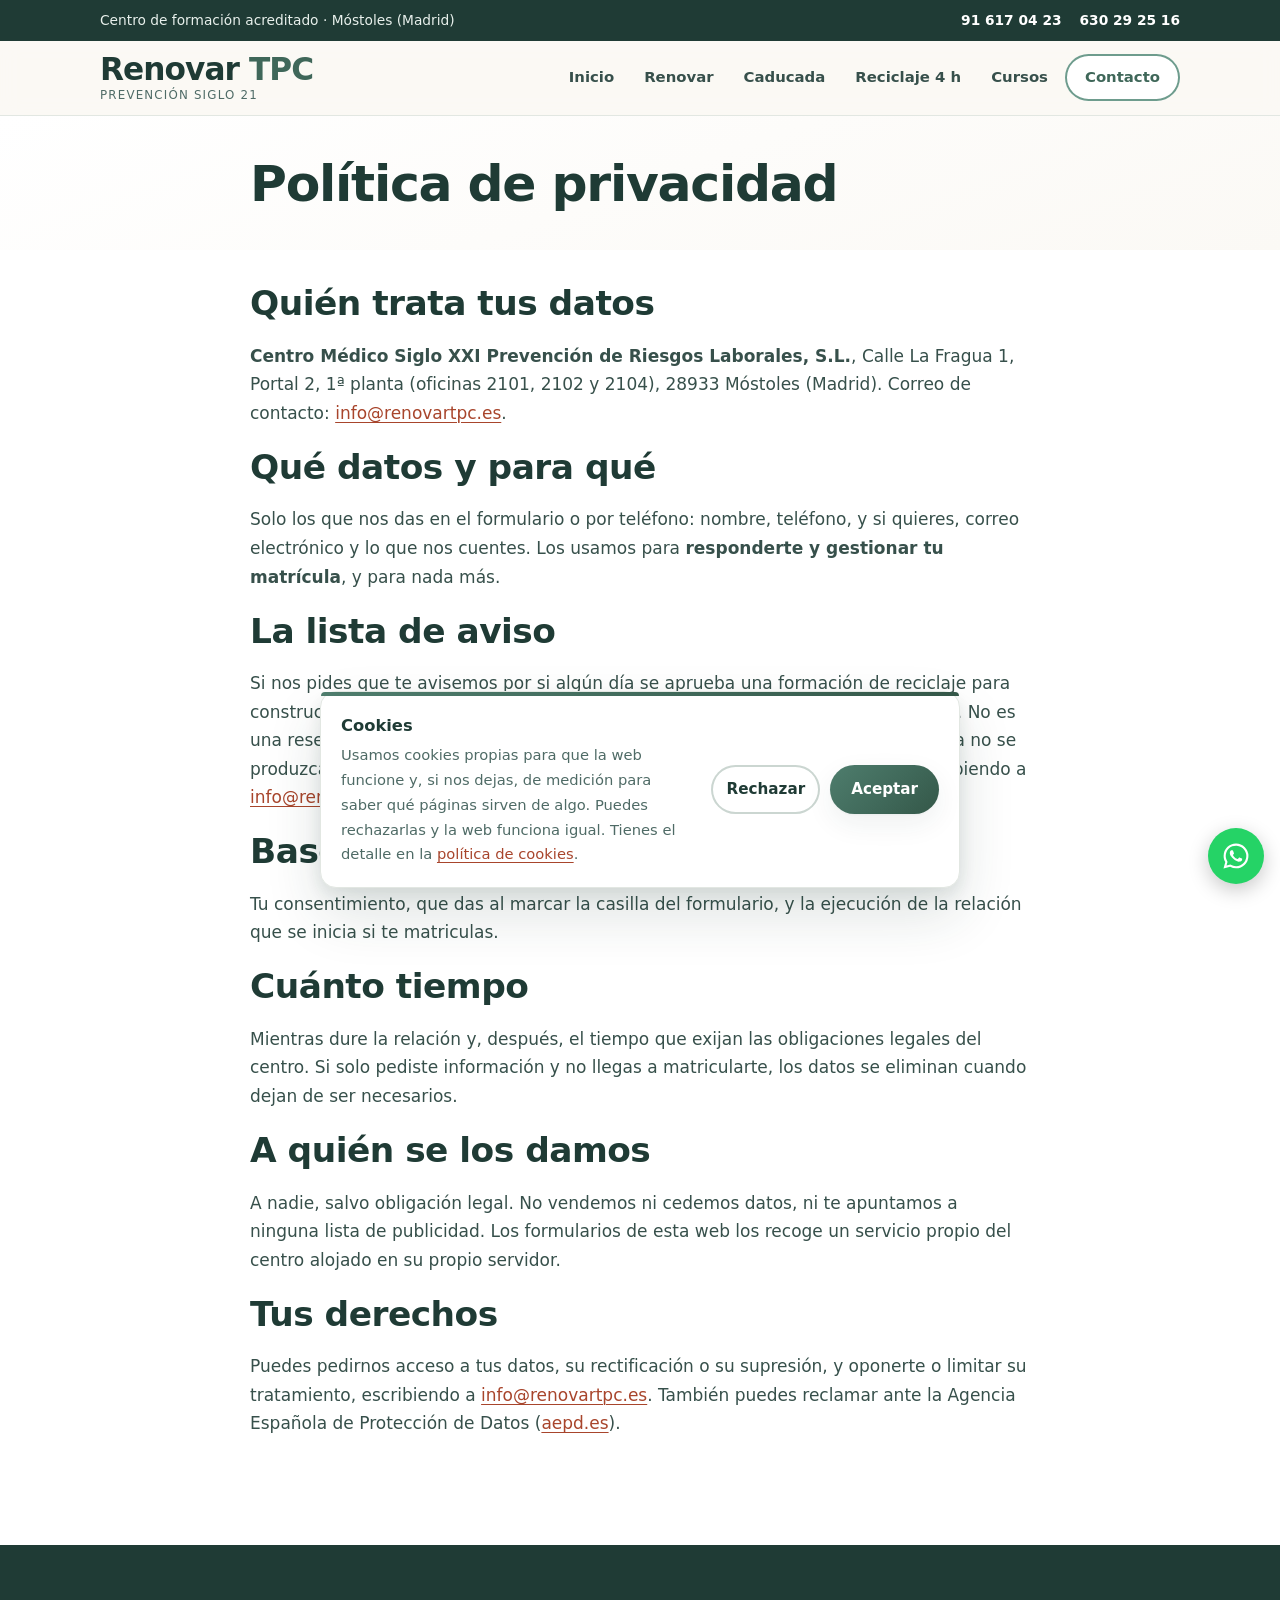
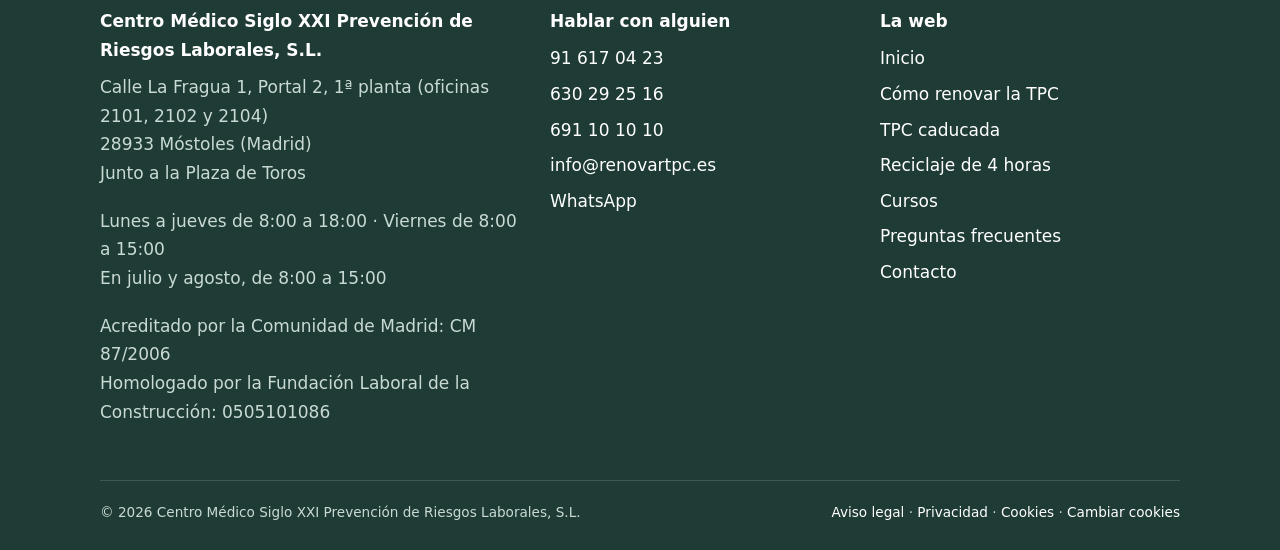
<file: politica-de-privacidad/index.html>
<!doctype html>
<html lang="es-ES" data-gtm="GTM-KFSLKC3Q">
<head>
<meta charset="utf-8">
<meta name="viewport" content="width=device-width, initial-scale=1">
<title>Política de privacidad | renovartpc.es</title>
<meta name="description" content="Qué datos tratamos, para qué los usamos, cómo funciona la lista de aviso del reciclaje de 4 horas y cómo ejercer tus derechos de protección de datos.">
<link rel="canonical" href="https://renovartpc.es/politica-de-privacidad/">
<meta name="robots" content="index, follow, max-snippet:-1, max-image-preview:large">
<meta name="theme-color" content="#1F3B35">
<meta property="og:type" content="website">
<meta property="og:site_name" content="Renovar la TPC · Prevención Siglo 21">
<meta property="og:locale" content="es_ES">
<meta property="og:title" content="Política de privacidad | renovartpc.es">
<meta property="og:description" content="Qué datos tratamos, para qué los usamos, cómo funciona la lista de aviso del reciclaje de 4 horas y cómo ejercer tus derechos de protección de datos.">
<meta property="og:url" content="https://renovartpc.es/politica-de-privacidad/">
<meta property="og:image" content="https://renovartpc.es/img/og-renovartpc.jpg">
<meta property="og:image:width" content="1200">
<meta property="og:image:height" content="630">
<meta property="og:image:alt" content="Renovar la Tarjeta Profesional de la Construcción: caducidad, documentación y duplicados, paso a paso">
<meta name="twitter:card" content="summary_large_image">
<meta name="twitter:image" content="https://renovartpc.es/img/og-renovartpc.jpg">
<link rel="icon" href="/favicon.svg" type="image/svg+xml">
<style>:root{--tinta:#1F3B35;--texto:#37504B;--tenue:#4F6B66;--papel:#ffffff;--crema:#FBF9F5;--menta:#E9F2ED;--cielo:#E6EEF2;--arena:#F6EBDD;--salvia:#6E9C8D;--salvia-osc:#3F6759;--salvia-tenue:#CBDED6;--coral:#E07A5F;--coral-osc:#A8452C;--coral-tenue:#FBE7E0;--borde:#E2E7E2;--borde-fuerte:#CBD6D1;--deg-salvia:linear-gradient(135deg,#4E7D6D 0%,#40695A 55%,#345748 100%);--deg-coral:linear-gradient(135deg,#B85433 0%,#A8452C 60%,#963C24 100%);--deg-papel:linear-gradient(160deg,#FFFFFF 0%,#FBF9F5 100%);--deg-hero:radial-gradient(1200px 620px at 12% -8%,#E9F2ED 0%,rgba(233,242,237,0) 62%),radial-gradient(1000px 560px at 92% 6%,#F6EBDD 0%,rgba(246,235,221,0) 60%),radial-gradient(900px 520px at 55% 108%,#E6EEF2 0%,rgba(230,238,242,0) 64%);--sombra:0 1px 2px rgba(31,59,53,.04),0 10px 28px rgba(31,59,53,.07);--sombra-alta:0 6px 16px rgba(31,59,53,.10),0 26px 56px rgba(31,59,53,.14);--brillo:0 0 0 4px rgba(110,156,141,.18);--brillo-coral:0 0 0 4px rgba(224,122,95,.22);--radio:16px;--radio-sm:10px;--ancho:1120px;--fuente:"Segoe UI",system-ui,-apple-system,"Helvetica Neue",Arial,sans-serif}*,*::before,*::after{box-sizing:border-box}html{scroll-behavior:smooth;-webkit-text-size-adjust:100%;overflow-x:hidden;scroll-padding-top:84px}body{margin:0;font-family:var(--fuente);font-size:17px;line-height:1.68;color:var(--texto);background:var(--crema);-webkit-font-smoothing:antialiased}img,svg,iframe{max-width:100%}img{height:auto;display:block}.wrap{width:100%;max-width:var(--ancho);margin:0 auto;padding:0 20px}:focus-visible{outline:3px solid var(--salvia-osc);outline-offset:3px;border-radius:4px}.saltar{position:absolute;left:-9999px;top:0;z-index:100;background:var(--tinta);color:#fff;padding:12px 18px;border-radius:0 0 var(--radio-sm) 0;font-weight:600}.saltar:focus{left:0}h1,h2,h3,h4{color:var(--tinta);line-height:1.2;margin:0 0 .5em;font-weight:700;letter-spacing:-.015em}h1{font-size:clamp(1.95rem,5.2vw,3.15rem);letter-spacing:-.025em}h2{font-size:clamp(1.5rem,3.6vw,2.15rem)}h3{font-size:clamp(1.12rem,2.2vw,1.32rem)}h4{font-size:1.02rem}p{margin:0 0 1.15em}a{color:var(--coral-osc);text-decoration-thickness:1px;text-underline-offset:3px}a:hover{color:var(--tinta)}.entradilla{font-size:clamp(1.05rem,2.1vw,1.22rem);color:var(--tenue);max-width:62ch}.rotulo{display:inline-block;font-size:.76rem;font-weight:800;letter-spacing:.13em;text-transform:uppercase;color:var(--salvia-osc);margin:0 0 .7em}.seccion{padding:clamp(48px,7vw,88px) 0}.seccion--menta{background:var(--menta)}.seccion--crema{background:var(--deg-papel)}.seccion--papel{background:var(--papel)}.cabecera-seccion{max-width:64ch;margin-bottom:clamp(28px,4vw,46px)}.barra{background:var(--tinta);color:#E8F0EC;font-size:.86rem}.barra__in{display:flex;flex-wrap:wrap;gap:6px 22px;align-items:center;justify-content:space-between;padding:9px 20px}.barra a{color:#fff;font-weight:600;text-decoration:none}.barra a:hover{text-decoration:underline}.barra__tels{display:flex;gap:18px;flex-wrap:wrap}.cab{position:sticky;top:0;z-index:50;background:rgba(251,249,245,.92);backdrop-filter:saturate(1.4) blur(10px);border-bottom:1px solid var(--borde)}.cab__in{display:flex;align-items:center;justify-content:space-between;gap:16px;padding:12px 20px}.logo{display:flex;flex-direction:column;text-decoration:none;line-height:1.16}.logo__marca{font-weight:800;font-size:1.16rem;color:var(--tinta);letter-spacing:-.02em}.logo__marca b{color:var(--salvia-osc);font-weight:800}.logo__sub{font-size:.69rem;letter-spacing:.1em;text-transform:uppercase;color:var(--tenue)}.nav ul{display:flex;align-items:center;gap:4px;list-style:none;margin:0;padding:0}.nav a:not(.btn){display:block;padding:9px 13px;border-radius:999px;color:var(--texto);text-decoration:none;font-size:.93rem;font-weight:600;transition:background .18s ease,color .18s ease}.nav a:not(.btn):hover{background:var(--menta);color:var(--tinta)}.nav a:not(.btn).activo{background:var(--salvia-tenue);color:var(--tinta)}.nav .btn{padding:11px 20px;font-size:.93rem}.menu-check,.menu-boton{display:none}.btn{position:relative;z-index:0;overflow:hidden;display:inline-flex;align-items:center;justify-content:center;gap:9px;padding:14px 26px;border:0;border-radius:999px;font:inherit;font-weight:700;font-size:1rem;text-decoration:none;cursor:pointer;transition:transform .22s cubic-bezier(.2,.7,.3,1),box-shadow .22s ease,filter .22s ease}.btn--cta{background:var(--deg-coral);color:#fff;box-shadow:var(--sombra)}.btn--cta:hover{color:#fff;transform:translateY(-2px) scale(1.035);box-shadow:var(--sombra-alta),var(--brillo-coral);filter:saturate(1.06)}.btn--salvia{background:var(--deg-salvia);color:#fff;box-shadow:var(--sombra)}.btn--salvia:hover{color:#fff;transform:translateY(-2px) scale(1.035);box-shadow:var(--sombra-alta),var(--brillo)}.btn--linea{background:var(--papel);color:var(--tinta);box-shadow:inset 0 0 0 2px var(--borde-fuerte)}.btn--linea:hover{color:var(--tinta);transform:translateY(-2px) scale(1.035);box-shadow:inset 0 0 0 2px var(--salvia),var(--brillo)}.btn:active{transform:translateY(0) scale(.99)}.btn::after{content:"";position:absolute;z-index:-1;top:-60%;bottom:-60%;left:-55%;width:38%;background:linear-gradient(100deg,transparent 0%,rgba(255,255,255,.10) 26%,rgba(255,255,255,.55) 50%,rgba(255,255,255,.10) 74%,transparent 100%);transform:translateX(0) skewX(-18deg);animation:destello 4.2s cubic-bezier(.5,0,.5,1) infinite}.btn--linea::after{background:linear-gradient(100deg,transparent,rgba(110,156,141,.18) 50%,transparent)}.btn:hover::after{animation-duration:1.2s}@keyframes destello{0%{transform:translateX(0) skewX(-18deg)}55%,100%{transform:translateX(455%) skewX(-18deg)}}.botonera{display:flex;flex-wrap:wrap;gap:12px;margin-top:26px}.hero{position:relative;overflow:hidden;background:var(--crema)}.hero::before{content:"";position:absolute;inset:0;background:var(--deg-hero);pointer-events:none}.hero__in{position:relative;padding:clamp(46px,8vw,96px) 20px clamp(40px,6vw,78px)}.hero__grid{display:grid;gap:clamp(30px,5vw,56px);align-items:center}.sello{display:inline-flex;align-items:center;gap:9px;background:var(--papel);border:1px solid var(--salvia-tenue);color:var(--salvia-osc);font-weight:700;font-size:.82rem;padding:7px 15px;border-radius:999px;box-shadow:var(--sombra)}.sello__punto{width:8px;height:8px;border-radius:50%;background:var(--salvia);box-shadow:0 0 0 4px rgba(110,156,141,.20)}.hero h1{margin:.55em 0 .3em}.hero h1 em{font-style:normal;color:var(--salvia-osc)}.ficha{background:var(--papel);border-radius:var(--radio);box-shadow:var(--sombra);padding:26px;border:1px solid var(--borde);position:relative;overflow:hidden}.ficha::before{content:"";position:absolute;inset:0 0 auto 0;height:5px;background:var(--deg-salvia)}.ficha__precio{display:flex;align-items:baseline;gap:10px;margin-bottom:2px}.ficha__euros{font-size:clamp(2.5rem,7vw,3.4rem);font-weight:800;color:var(--tinta);line-height:1}.ficha__iva{font-size:.9rem;color:var(--tenue);font-weight:600}.ficha__lista{list-style:none;margin:18px 0 0;padding:0;display:grid;gap:11px}.ficha__lista li{display:flex;gap:11px;align-items:flex-start;font-size:.96rem}.ficha__lista svg{flex:none;margin-top:3px}.cifras{background:var(--papel);border-top:1px solid var(--borde);border-bottom:1px solid var(--borde)}.cifras__grid{display:grid;grid-template-columns:repeat(4,1fr);gap:4px;padding:32px 0;text-align:center}.cifra__n{display:block;font-weight:800;line-height:1.05;color:var(--tinta);font-size:clamp(1.65rem,3.6vw,2.5rem)}.cifra__t{display:block;font-size:.84rem;color:var(--tenue);margin-top:5px}.rejilla{display:grid;gap:18px}.rejilla--2{grid-template-columns:repeat(2,1fr)}.rejilla--3{grid-template-columns:repeat(3,1fr)}.rejilla--4{grid-template-columns:repeat(4,1fr)}.tarjeta{background:var(--papel);border:1px solid var(--borde);border-radius:var(--radio);padding:24px;box-shadow:var(--sombra);position:relative;overflow:hidden;transition:transform .26s cubic-bezier(.2,.7,.3,1),box-shadow .26s ease,border-color .26s ease}.tarjeta:hover{transform:translateY(-4px) scale(1.012);box-shadow:var(--sombra-alta);border-color:var(--salvia-tenue)}.tarjeta h3{margin-bottom:.35em}.tarjeta p:last-child{margin-bottom:0}.tarjeta__num{display:inline-flex;align-items:center;justify-content:center;width:40px;height:40px;border-radius:12px;margin-bottom:14px;background:var(--deg-salvia);color:#fff;font-weight:800;font-size:1.02rem;box-shadow:var(--sombra)}.tarjeta--acento .tarjeta__num{background:var(--deg-coral)}.icono{display:inline-flex;align-items:center;justify-content:center;width:44px;height:44px;border-radius:13px;margin-bottom:14px;background:var(--menta);color:var(--salvia-osc)}.icono svg{width:22px;height:22px}.aviso{background:var(--arena);border-left:4px solid var(--coral);border-radius:var(--radio-sm);padding:18px 20px;margin:26px 0}.aviso p:last-child{margin-bottom:0}.aviso strong{color:var(--tinta)}.bloque{background:var(--papel);border:1px solid var(--borde);border-radius:var(--radio);overflow:hidden;margin-bottom:14px;transition:box-shadow .24s ease,border-color .24s ease}.bloque:hover{box-shadow:var(--sombra);border-color:var(--salvia-tenue)}.bloque__cab{display:flex;gap:14px;align-items:center;padding:18px 22px;background:var(--deg-papel)}.bloque__n{flex:none;width:34px;height:34px;border-radius:10px;display:grid;place-items:center;background:var(--menta);color:var(--salvia-osc);font-weight:800;font-size:.92rem}.bloque__cab h3{margin:0;font-size:1.06rem}.bloque ul{margin:0;padding:4px 22px 20px 48px;color:var(--texto)}.bloque li{margin:.3em 0}.pregunta{background:var(--papel);border:1px solid var(--borde);border-radius:var(--radio-sm);margin-bottom:10px;overflow:hidden;transition:border-color .2s ease,box-shadow .2s ease}.pregunta:hover{border-color:var(--salvia-tenue);box-shadow:var(--sombra)}.pregunta[open]{border-color:var(--salvia-tenue);box-shadow:var(--sombra)}.pregunta summary{cursor:pointer;list-style:none;padding:16px 52px 16px 20px;font-weight:700;color:var(--tinta);position:relative}.pregunta summary::-webkit-details-marker{display:none}.pregunta summary::after{content:"";position:absolute;right:20px;top:50%;width:10px;height:10px;margin-top:-6px;border-right:2.5px solid var(--salvia-osc);border-bottom:2.5px solid var(--salvia-osc);transform:rotate(45deg);transition:transform .22s ease}.pregunta[open] summary::after{transform:rotate(-135deg);margin-top:-2px}.pregunta__cuerpo{padding:0 20px 18px}.pregunta__cuerpo p:last-child{margin-bottom:0}.tabla-envoltorio{overflow-x:auto;border-radius:var(--radio);border:1px solid var(--borde);background:var(--papel)}table{width:100%;border-collapse:collapse;font-size:.95rem}th,td{padding:13px 16px;text-align:left;border-bottom:1px solid var(--borde)}th{background:var(--menta);color:var(--tinta);font-weight:700;white-space:nowrap}tr:last-child td{border-bottom:0}.form{display:grid;gap:15px}.campo{display:grid;gap:6px}.campo label{font-weight:600;font-size:.93rem;color:var(--tinta)}.campo .obl{color:var(--coral-osc)}.campo input,.campo select,.campo textarea{font:inherit;color:var(--texto);background:var(--papel);border:1.5px solid var(--borde-fuerte);border-radius:var(--radio-sm);padding:12px 14px;width:100%;transition:border-color .18s ease,box-shadow .18s ease}.campo input:hover,.campo select:hover,.campo textarea:hover{border-color:var(--salvia)}.campo input:focus,.campo select:focus,.campo textarea:focus{outline:none;border-color:var(--salvia-osc);box-shadow:var(--brillo)}.campo textarea{min-height:110px;resize:vertical}.campo .pista{font-size:.84rem;color:var(--tenue)}.consentimiento{display:flex;gap:11px;align-items:flex-start;font-size:.9rem;color:var(--tenue)}.consentimiento input{width:19px;height:19px;flex:none;margin-top:2px;accent-color:var(--salvia-osc)}.form__aviso{font-size:.84rem;color:var(--tenue);margin:0}.form-caja{background:var(--papel);border:1px solid var(--borde);border-radius:var(--radio);padding:clamp(22px,3.5vw,34px);box-shadow:var(--sombra)}.resultado{border-radius:var(--radio-sm);padding:15px 18px;font-weight:600;margin-top:4px}.resultado--ok{background:var(--menta);color:var(--salvia-osc);border:1px solid var(--salvia-tenue)}.resultado--mal{background:var(--coral-tenue);color:var(--coral-osc);border:1px solid #F0C4B7}.pie{background:var(--tinta);color:#C9DAD4;padding:clamp(40px,5vw,62px) 0 26px}.pie a{color:#fff;text-decoration:none}.pie a:hover{text-decoration:underline;color:#fff}.pie__grid{display:grid;gap:30px}.pie__titulo{color:#fff;font-weight:700;margin-bottom:.5em}.pie ul{list-style:none;margin:0;padding:0;display:grid;gap:7px}.pie__legal{margin-top:34px;padding-top:20px;border-top:1px solid rgba(255,255,255,.14);font-size:.85rem;display:flex;flex-wrap:wrap;gap:8px 20px;justify-content:space-between}.wasap{position:fixed;right:16px;bottom:16px;z-index:40;width:56px;height:56px;border-radius:50%;display:grid;place-items:center;background:#25D366;color:#fff;box-shadow:0 6px 20px rgba(0,0,0,.22);transition:transform .22s cubic-bezier(.2,.7,.3,1),box-shadow .22s ease}.wasap:hover{transform:scale(1.1);box-shadow:0 10px 28px rgba(0,0,0,.28);color:#fff}.wasap svg{width:30px;height:30px}.js .aparece{opacity:0;transform:translateY(20px)}.js .aparece.visible{opacity:1;transform:none;transition:opacity .55s ease,transform .55s ease}@media (prefers-reduced-motion:reduce){html{scroll-behavior:auto}.js .aparece{opacity:1;transform:none;transition:none}.btn::after{display:none}.btn:hover,.tarjeta:hover,.wasap:hover{transform:none}*{animation-duration:.001ms !important;animation-iteration-count:1 !important}}@media (min-width:720px){.hero__grid{grid-template-columns:1.15fr .85fr}.pie__grid{grid-template-columns:1.4fr 1fr 1fr}}@media (max-width:980px){.rejilla--4{grid-template-columns:repeat(2,1fr)}}@media (max-width:860px){.cab__in{flex-wrap:wrap}.menu-boton{display:grid;place-items:center;width:46px;height:46px;border-radius:12px;cursor:pointer;background:var(--menta)}.menu-boton span,.menu-boton span::before,.menu-boton span::after{content:"";display:block;width:20px;height:2px;border-radius:2px;background:var(--tinta);transition:transform .22s ease,opacity .22s ease}.menu-boton span::before{transform:translateY(-6px)}.menu-boton span::after{transform:translateY(4px)}.menu-check:checked + .menu-boton span{background:transparent}.menu-check:checked + .menu-boton span::before{transform:translateY(0) rotate(45deg)}.menu-check:checked + .menu-boton span::after{transform:translateY(-2px) rotate(-45deg)}.nav{flex-basis:100%;max-height:0;overflow:hidden;transition:max-height .3s ease}.menu-check:checked ~ .nav{max-height:32rem}.nav ul{flex-direction:column;align-items:stretch;gap:2px;padding:8px 0 12px}.nav a{padding:12px 14px;border-radius:var(--radio-sm)}.nav .btn{width:100%;margin-top:8px}}@media (max-width:700px){.rejilla--2,.rejilla--3{grid-template-columns:1fr}.cifras__grid{grid-template-columns:1fr 1fr;gap:22px 4px}.barra__in{justify-content:center;text-align:center}}@media (max-width:420px){.rejilla--4{grid-template-columns:1fr}}@media print{.cab,.barra,.wasap,.botonera,.form-caja,.pie__legal{display:none}body{background:#fff;font-size:12pt}.seccion{padding:12pt 0}a[href^="http"]::after{content:" (" attr(href) ")";font-size:9pt;color:#555}}.cookies{position:fixed;left:12px;right:12px;bottom:12px;z-index:60;background:var(--papel);border:1px solid var(--borde);border-radius:var(--radio);box-shadow:var(--sombra-alta);padding:20px;max-width:640px;margin:0 auto;opacity:0;transform:translateY(16px);transition:opacity .3s ease,transform .3s cubic-bezier(.2,.7,.3,1)}.cookies.visible{opacity:1;transform:none}.cookies::before{content:"";position:absolute;inset:0 0 auto 0;height:4px;border-radius:var(--radio) var(--radio) 0 0;background:var(--deg-salvia)}.cookies__in{display:grid;gap:16px}.cookies__texto strong{display:block;color:var(--tinta);font-size:1.02rem;margin-bottom:4px}.cookies__texto p{margin:0;font-size:.92rem;color:var(--tenue)}.cookies__botones{display:flex;gap:10px}.cookies__botones .btn{flex:1;padding:12px 18px;font-size:.95rem}@media (min-width:620px){.cookies__in{grid-template-columns:1fr auto;align-items:center}.cookies__botones{flex:none}}@media (prefers-reduced-motion:reduce){.cookies{transition:none;opacity:1;transform:none}}.logo__marca{font-size:1.95rem;letter-spacing:-.03em;line-height:1.05}.logo__sub{font-size:.74rem;margin-top:3px}@media (max-width:520px){.logo__marca{font-size:1.5rem}}.nav .btn--cta{background:var(--papel);color:var(--salvia-osc);box-shadow:inset 0 0 0 2px var(--salvia);transition:transform .24s cubic-bezier(.2,.7,.3,1),box-shadow .24s ease,background .24s ease,color .24s ease}.nav .btn--cta:hover{transform:scale(1.2);color:#fff;background:var(--deg-salvia);box-shadow:inset 0 0 0 2px transparent,var(--sombra-alta),var(--brillo)}.nav .btn--cta::after{display:none}.linterna{position:relative;overflow:hidden}.linterna::before{content:"";position:absolute;inset:0;pointer-events:none;opacity:0;transition:opacity .35s ease;background:radial-gradient(220px circle at var(--mx,50%) var(--my,50%),rgba(110,156,141,.30) 0%,rgba(110,156,141,.14) 38%,rgba(110,156,141,0) 70%)}.linterna:hover::before{opacity:1}.cifra__n{background-image:linear-gradient(100deg,var(--tinta) 0%,var(--tinta) 40%,var(--salvia) 50%,var(--tinta) 60%,var(--tinta) 100%);background-size:300% 100%;background-position:100% 0;-webkit-background-clip:text;background-clip:text;transition:background-position .75s ease}.cifras__grid>div:hover .cifra__n{background-position:0 0;-webkit-text-fill-color:transparent;color:transparent}.cifras__grid>div{border-radius:var(--radio);padding:10px 6px}.ficha--luz{transition:box-shadow .3s ease,border-color .3s ease}.ficha--luz:hover{box-shadow:var(--sombra-alta);border-color:var(--salvia-tenue)}.ficha--luz::before{z-index:2}.tarjeta.linterna:hover{border-color:var(--salvia)}.barras{margin:26px 0 6px}.barras__barra{display:flex;height:54px;border-radius:12px;overflow:hidden;box-shadow:var(--sombra);border:1px solid var(--borde)}.barras__parte{display:grid;place-items:center;color:#fff;font-weight:800;font-size:1.02rem;letter-spacing:-.01em}.barras__parte--aula{flex:20;background:linear-gradient(135deg,#35594C 0%,#2B4A3F 100%)}.barras__parte--online{flex:40;background:linear-gradient(135deg,#4E7D6D 0%,#40695A 100%)}.barras__pies{display:flex;margin-top:10px;gap:0}.barras__pie{font-size:.9rem;color:var(--tenue);padding-right:12px}.barras__pie strong{display:block;color:var(--tinta);font-size:.98rem}.barras__pie--aula{flex:20}.barras__pie--online{flex:40}@media (max-width:560px){.barras__parte{font-size:.88rem}.barras__pie{font-size:.82rem}}.temario-2{display:grid;gap:14px;align-items:start}@media (min-width:860px){.temario-2{grid-template-columns:1fr 1fr}}.temario-2 .bloque{margin-bottom:0}.temario-2 .bloque ul{padding:4px 20px 18px 46px;font-size:.95rem}.tels{list-style:none;margin:0;padding:0;display:grid;gap:10px;text-align:center}.tels a{display:block;font-size:1.28rem;font-weight:800;color:var(--salvia-osc);text-decoration:none;letter-spacing:-.01em;padding:8px 10px;border-radius:var(--radio-sm);transition:background .18s ease,transform .18s ease}.tels a:hover{background:var(--menta);color:var(--tinta);transform:scale(1.04)}.direccion{color:var(--texto);text-decoration:none;display:inline-block}.direccion:hover{color:var(--salvia-osc);text-decoration:underline}@media (prefers-reduced-motion:reduce){.linterna::before{display:none}.cifra__n{background-image:none;transition:none}.cifras__grid>div:hover .cifra__n{color:var(--tinta);-webkit-text-fill-color:currentColor}.nav .btn--cta:hover,.tels a:hover{transform:none}}main>.seccion:first-child{padding-top:clamp(22px,3vw,40px);padding-bottom:clamp(10px,1.4vw,18px)}main>.seccion:first-child .cabecera-seccion{margin-bottom:0}main>.seccion:first-child + .seccion{padding-top:clamp(20px,2.6vw,40px)}main>.seccion:first-child .entradilla:last-child{margin-bottom:0}main>.seccion:first-child h1{margin-bottom:.35em}@media (max-width:700px){main>.seccion:first-child{padding-top:18px;padding-bottom:8px}main>.seccion:first-child + .seccion{padding-top:18px}.seccion{padding:34px 0}.cabecera-seccion{margin-bottom:20px}main>.seccion:first-child .botonera{margin-top:18px}}</style>
</head>
<body>
<a class="saltar" href="#principal">Saltar al contenido</a>

<div class="barra">
  <div class="wrap barra__in">
    <span>Centro de formación acreditado · Móstoles (Madrid)</span>
    <span class="barra__tels"><a href="tel:+34916170423">91 617 04 23</a> <a href="tel:+34630292516">630 29 25 16</a></span>
  </div>
</div>

<header class="cab">
  <div class="wrap cab__in">
    <a class="logo" href="/">
      <span class="logo__marca">Renovar <b>TPC</b></span>
      <span class="logo__sub">Prevención Siglo 21</span>
    </a>
    <input type="checkbox" id="abrir-menu" class="menu-check" hidden>
    <label for="abrir-menu" class="menu-boton" aria-label="Abrir el menú"><span></span></label>
    <nav class="nav" aria-label="Principal">
      <ul>
        <li><a href="/">Inicio</a></li>
        <li><a href="/renovar-la-tpc/">Renovar</a></li>
        <li><a href="/tpc-caducada/">Caducada</a></li>
        <li><a href="/curso-reciclaje-4-horas/">Reciclaje 4 h</a></li>
        <li><a href="/cursos/">Cursos</a></li>
        <li><a class="btn btn--cta" href="/contacto/">Contacto</a></li>
      </ul>
    </nav>
  </div>
</header>

<main id="principal">

<section class="seccion seccion--crema">
  <div class="wrap" style="max-width:820px">
    <h1>Política de privacidad</h1>
  </div>
</section>
<section class="seccion seccion--papel">
  <div class="wrap" style="max-width:820px">
<h2>Quién trata tus datos</h2>
<p><strong>Centro Médico Siglo XXI Prevención de Riesgos Laborales, S.L.</strong>, Calle La Fragua 1, Portal 2, 1ª planta (oficinas 2101, 2102 y 2104), 28933 Móstoles (Madrid).
Correo de contacto: <a href="mailto:info@renovartpc.es">info@renovartpc.es</a>.</p>

<h2>Qué datos y para qué</h2>
<p>Solo los que nos das en el formulario o por teléfono: nombre, teléfono, y
si quieres, correo electrónico y lo que nos cuentes. Los usamos para
<strong>responderte y gestionar tu matrícula</strong>, y para nada más.</p>

<h2>La lista de aviso</h2>
<p>Si nos pides que te avisemos por si algún día se aprueba una formación de
reciclaje para construcción, guardamos tus datos con ese único fin: llamarte si
eso llega a ocurrir. No es una reserva ni una preinscripción, no implica ningún
pago y puede que esa llamada no se produzca nunca. Puedes pedirnos que te
borremos de la lista cuando quieras escribiendo a
<a href="mailto:info@renovartpc.es">info@renovartpc.es</a>.</p>

<h2>Base legal</h2>
<p>Tu consentimiento, que das al marcar la casilla del formulario, y la
ejecución de la relación que se inicia si te matriculas.</p>

<h2>Cuánto tiempo</h2>
<p>Mientras dure la relación y, después, el tiempo que exijan las obligaciones
legales del centro. Si solo pediste información y no llegas a matricularte,
los datos se eliminan cuando dejan de ser necesarios.</p>

<h2>A quién se los damos</h2>
<p>A nadie, salvo obligación legal. No vendemos ni cedemos datos, ni te
apuntamos a ninguna lista de publicidad. Los formularios de esta web los recoge
un servicio propio del centro alojado en su propio servidor.</p>

<h2>Tus derechos</h2>
<p>Puedes pedirnos acceso a tus datos, su rectificación o su supresión, y
oponerte o limitar su tratamiento, escribiendo a
<a href="mailto:info@renovartpc.es">info@renovartpc.es</a>. También puedes reclamar ante la
Agencia Española de Protección de Datos (<a href="https://www.aepd.es"
rel="noopener">aepd.es</a>).</p></div>
</section>
</main>

<footer class="pie">
  <div class="wrap">
    <div class="pie__grid">
      <div>
        <p class="pie__titulo">Centro Médico Siglo XXI Prevención de Riesgos Laborales, S.L.</p>
        <p>Calle La Fragua 1, Portal 2, 1ª planta (oficinas 2101, 2102 y 2104)<br>28933 Móstoles (Madrid)<br>Junto a la Plaza de Toros</p>
        <p>Lunes a jueves de 8:00 a 18:00 · Viernes de 8:00 a 15:00<br>En julio y agosto, de 8:00 a 15:00</p>
        <p>Acreditado por la Comunidad de Madrid: CM 87/2006<br>
        Homologado por la Fundación Laboral de la Construcción: 0505101086</p>
      </div>
      <div>
        <p class="pie__titulo">Hablar con alguien</p>
        <ul>
          <li><a href="tel:+34916170423">91 617 04 23</a></li>
          <li><a href="tel:+34630292516">630 29 25 16</a></li>
          <li><a href="tel:+34691101010">691 10 10 10</a></li>
          <li><a href="mailto:info@renovartpc.es">info@renovartpc.es</a></li>
          <li><a href="https://wa.me/34630292516?text=Hola,%20tengo%20una%20duda%20sobre%20la%20renovaci%C3%B3n%20de%20mi%20TPC" rel="noopener">WhatsApp</a></li>
        </ul>
      </div>
      <div>
        <p class="pie__titulo">La web</p>
        <ul>
          <li><a href="/">Inicio</a></li>
          <li><a href="/renovar-la-tpc/">Cómo renovar la TPC</a></li>
          <li><a href="/tpc-caducada/">TPC caducada</a></li>
          <li><a href="/curso-reciclaje-4-horas/">Reciclaje de 4 horas</a></li>
          <li><a href="/cursos/">Cursos</a></li>
          <li><a href="/preguntas-frecuentes/">Preguntas frecuentes</a></li>
          <li><a href="/contacto/">Contacto</a></li>
        </ul>
      </div>
    </div>
    <div class="pie__legal">
      <span>© <span id="anyo">2026</span> Centro Médico Siglo XXI Prevención de Riesgos Laborales, S.L.</span>
      <span>
        <a href="/aviso-legal/">Aviso legal</a> ·
        <a href="/politica-de-privacidad/">Privacidad</a> ·
        <a href="/politica-de-cookies/">Cookies</a> ·
        <a href="#" data-abrir-cookies>Cambiar cookies</a>
      </span>
    </div>
  </div>
</footer>

<a class="wasap" href="https://wa.me/34630292516?text=Hola,%20tengo%20una%20duda%20sobre%20la%20renovaci%C3%B3n%20de%20mi%20TPC" rel="noopener"
   aria-label="Escribir por WhatsApp">
  <svg viewBox="0 0 24 24" fill="currentColor" aria-hidden="true"><path d="M12.04 2A9.9 9.9 0 0 0 2.1 11.9c0 1.75.46 3.45 1.34 4.95L2 22l5.3-1.39a9.9 9.9 0 0 0 4.74 1.21h.01a9.9 9.9 0 0 0 9.9-9.9A9.9 9.9 0 0 0 12.04 2zm0 18.15h-.01a8.2 8.2 0 0 1-4.19-1.15l-.3-.18-3.11.82.83-3.03-.2-.31a8.22 8.22 0 1 1 6.98 3.85zm4.5-6.16c-.25-.12-1.46-.72-1.68-.8-.23-.09-.39-.13-.56.12s-.64.8-.78.97c-.15.16-.29.18-.53.06-.25-.12-1.04-.38-1.98-1.22-.73-.65-1.23-1.46-1.37-1.71-.14-.24-.02-.38.11-.5.11-.11.25-.29.37-.44.13-.15.17-.25.25-.41.09-.17.04-.31-.02-.43-.06-.12-.56-1.34-.76-1.84-.2-.48-.4-.42-.56-.43h-.48c-.16 0-.43.06-.65.31-.22.25-.85.83-.85 2.03s.87 2.35.99 2.51c.12.17 1.71 2.61 4.15 3.66.58.25 1.03.4 1.39.51.58.19 1.11.16 1.53.1.47-.07 1.46-.6 1.66-1.18.21-.58.21-1.07.14-1.18-.06-.1-.22-.16-.47-.28z"/></svg>
</a>

<script src="/web.js" defer></script>
<script src="/respaldo-formularios.js" defer></script>
</body>
</html>
</file>
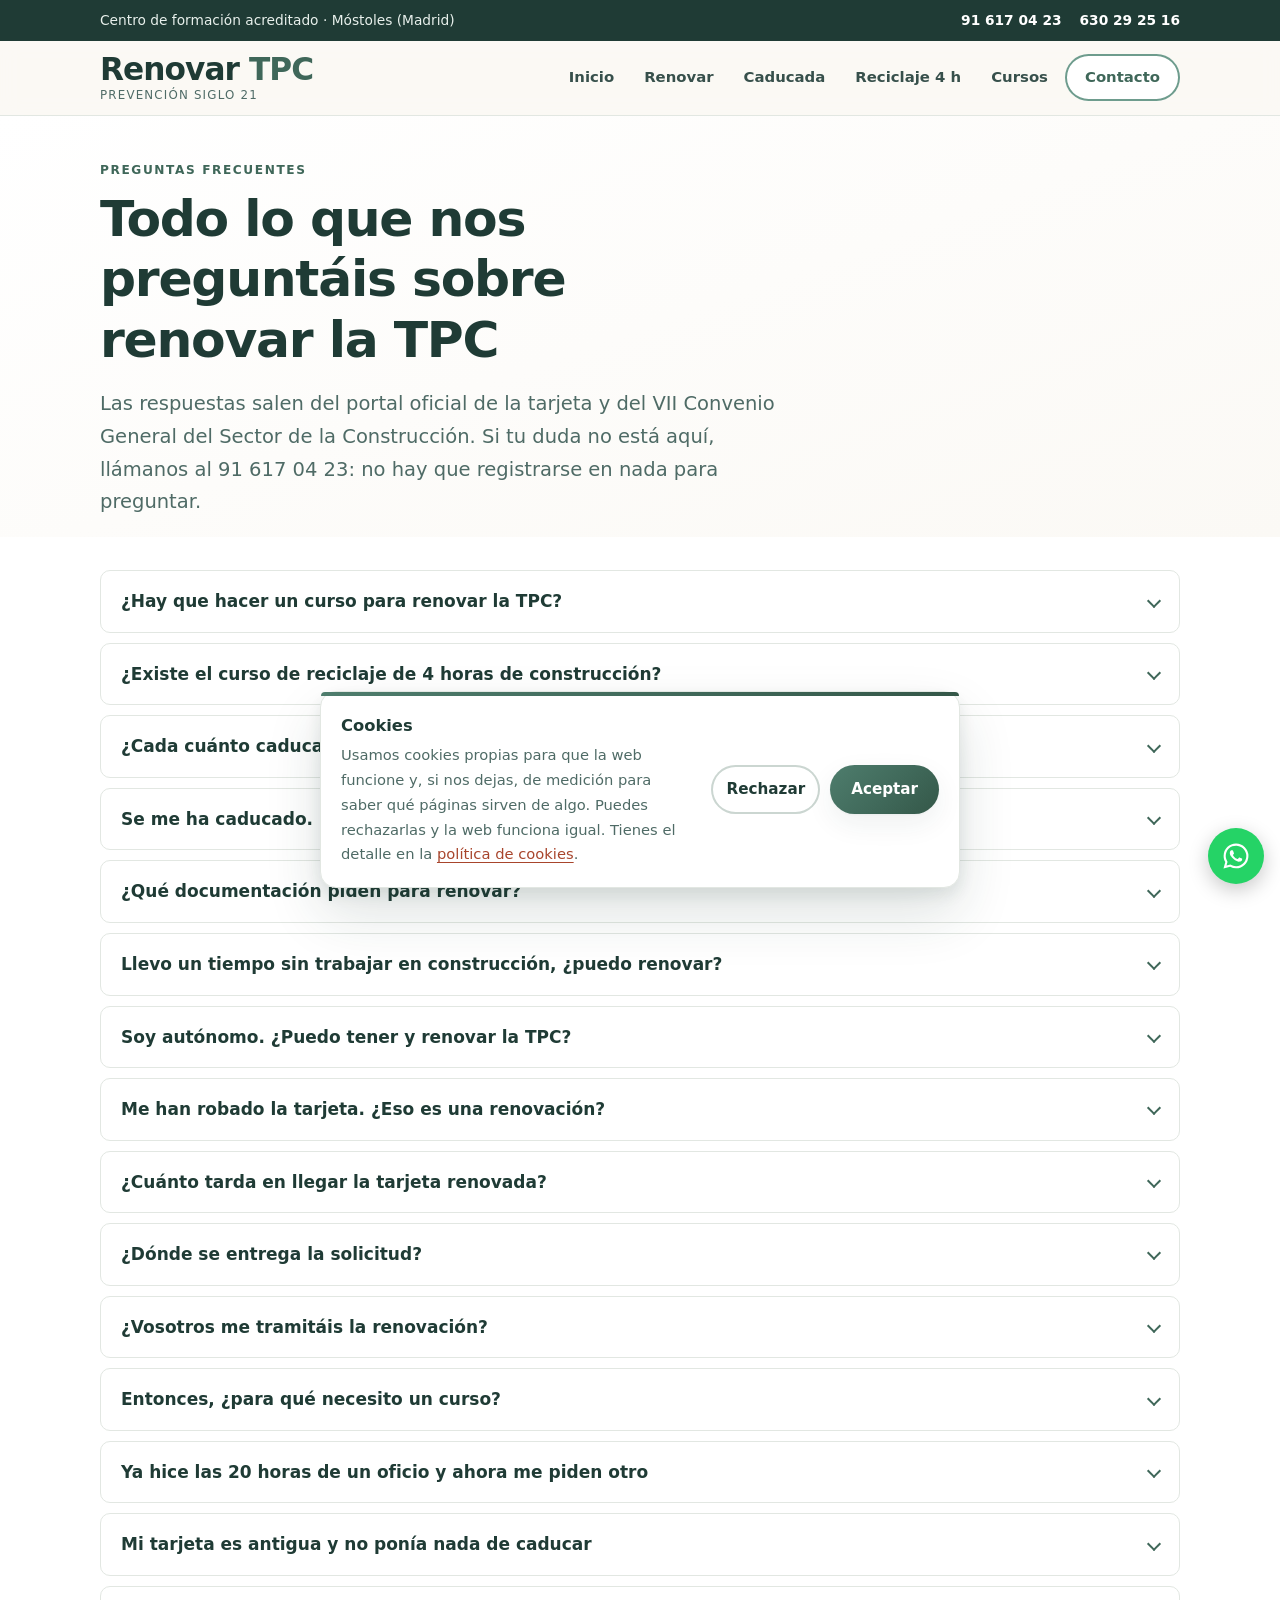
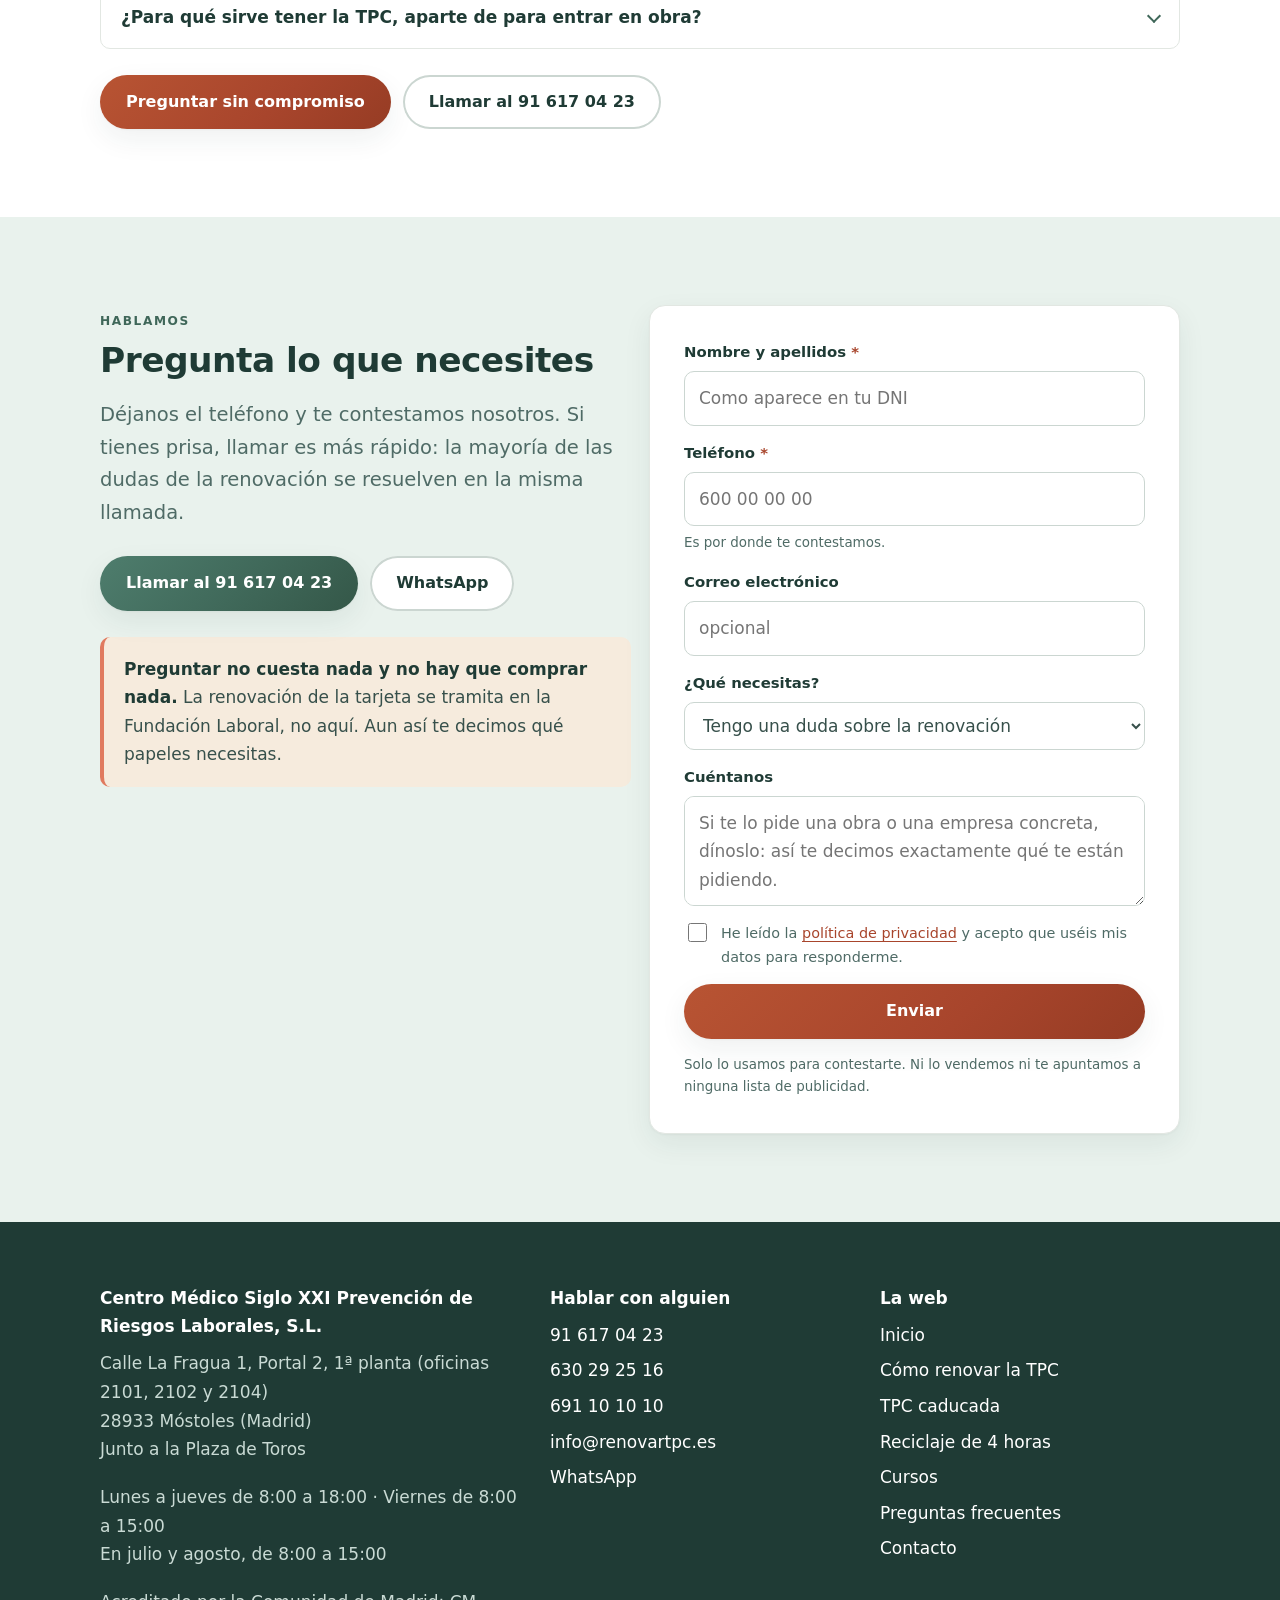
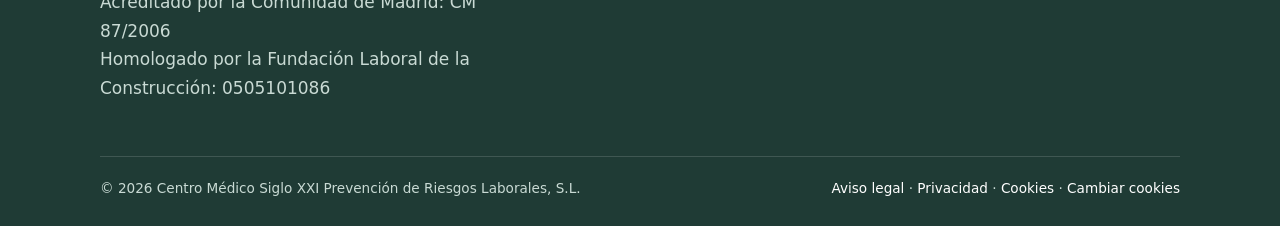
<file: preguntas-frecuentes/index.html>
<!doctype html>
<html lang="es-ES" data-gtm="GTM-KFSLKC3Q">
<head>
<meta charset="utf-8">
<meta name="viewport" content="width=device-width, initial-scale=1">
<title>Preguntas frecuentes sobre renovar la TPC</title>
<meta name="description" content="Cada cuánto caduca la TPC, qué papeles piden para renovarla, qué pasa si está caducada, si hace falta curso y qué hay del reciclaje de 4 horas.">
<link rel="canonical" href="https://renovartpc.es/preguntas-frecuentes/">
<meta name="robots" content="index, follow, max-snippet:-1, max-image-preview:large">
<meta name="theme-color" content="#1F3B35">
<meta property="og:type" content="website">
<meta property="og:site_name" content="Renovar la TPC · Prevención Siglo 21">
<meta property="og:locale" content="es_ES">
<meta property="og:title" content="Preguntas frecuentes sobre renovar la TPC">
<meta property="og:description" content="Cada cuánto caduca la TPC, qué papeles piden para renovarla, qué pasa si está caducada, si hace falta curso y qué hay del reciclaje de 4 horas.">
<meta property="og:url" content="https://renovartpc.es/preguntas-frecuentes/">
<meta property="og:image" content="https://renovartpc.es/img/og-renovartpc.jpg">
<meta property="og:image:width" content="1200">
<meta property="og:image:height" content="630">
<meta property="og:image:alt" content="Renovar la Tarjeta Profesional de la Construcción: caducidad, documentación y duplicados, paso a paso">
<meta name="twitter:card" content="summary_large_image">
<meta name="twitter:image" content="https://renovartpc.es/img/og-renovartpc.jpg">
<link rel="icon" href="/favicon.svg" type="image/svg+xml">
<style>:root{--tinta:#1F3B35;--texto:#37504B;--tenue:#4F6B66;--papel:#ffffff;--crema:#FBF9F5;--menta:#E9F2ED;--cielo:#E6EEF2;--arena:#F6EBDD;--salvia:#6E9C8D;--salvia-osc:#3F6759;--salvia-tenue:#CBDED6;--coral:#E07A5F;--coral-osc:#A8452C;--coral-tenue:#FBE7E0;--borde:#E2E7E2;--borde-fuerte:#CBD6D1;--deg-salvia:linear-gradient(135deg,#4E7D6D 0%,#40695A 55%,#345748 100%);--deg-coral:linear-gradient(135deg,#B85433 0%,#A8452C 60%,#963C24 100%);--deg-papel:linear-gradient(160deg,#FFFFFF 0%,#FBF9F5 100%);--deg-hero:radial-gradient(1200px 620px at 12% -8%,#E9F2ED 0%,rgba(233,242,237,0) 62%),radial-gradient(1000px 560px at 92% 6%,#F6EBDD 0%,rgba(246,235,221,0) 60%),radial-gradient(900px 520px at 55% 108%,#E6EEF2 0%,rgba(230,238,242,0) 64%);--sombra:0 1px 2px rgba(31,59,53,.04),0 10px 28px rgba(31,59,53,.07);--sombra-alta:0 6px 16px rgba(31,59,53,.10),0 26px 56px rgba(31,59,53,.14);--brillo:0 0 0 4px rgba(110,156,141,.18);--brillo-coral:0 0 0 4px rgba(224,122,95,.22);--radio:16px;--radio-sm:10px;--ancho:1120px;--fuente:"Segoe UI",system-ui,-apple-system,"Helvetica Neue",Arial,sans-serif}*,*::before,*::after{box-sizing:border-box}html{scroll-behavior:smooth;-webkit-text-size-adjust:100%;overflow-x:hidden;scroll-padding-top:84px}body{margin:0;font-family:var(--fuente);font-size:17px;line-height:1.68;color:var(--texto);background:var(--crema);-webkit-font-smoothing:antialiased}img,svg,iframe{max-width:100%}img{height:auto;display:block}.wrap{width:100%;max-width:var(--ancho);margin:0 auto;padding:0 20px}:focus-visible{outline:3px solid var(--salvia-osc);outline-offset:3px;border-radius:4px}.saltar{position:absolute;left:-9999px;top:0;z-index:100;background:var(--tinta);color:#fff;padding:12px 18px;border-radius:0 0 var(--radio-sm) 0;font-weight:600}.saltar:focus{left:0}h1,h2,h3,h4{color:var(--tinta);line-height:1.2;margin:0 0 .5em;font-weight:700;letter-spacing:-.015em}h1{font-size:clamp(1.95rem,5.2vw,3.15rem);letter-spacing:-.025em}h2{font-size:clamp(1.5rem,3.6vw,2.15rem)}h3{font-size:clamp(1.12rem,2.2vw,1.32rem)}h4{font-size:1.02rem}p{margin:0 0 1.15em}a{color:var(--coral-osc);text-decoration-thickness:1px;text-underline-offset:3px}a:hover{color:var(--tinta)}.entradilla{font-size:clamp(1.05rem,2.1vw,1.22rem);color:var(--tenue);max-width:62ch}.rotulo{display:inline-block;font-size:.76rem;font-weight:800;letter-spacing:.13em;text-transform:uppercase;color:var(--salvia-osc);margin:0 0 .7em}.seccion{padding:clamp(48px,7vw,88px) 0}.seccion--menta{background:var(--menta)}.seccion--crema{background:var(--deg-papel)}.seccion--papel{background:var(--papel)}.cabecera-seccion{max-width:64ch;margin-bottom:clamp(28px,4vw,46px)}.barra{background:var(--tinta);color:#E8F0EC;font-size:.86rem}.barra__in{display:flex;flex-wrap:wrap;gap:6px 22px;align-items:center;justify-content:space-between;padding:9px 20px}.barra a{color:#fff;font-weight:600;text-decoration:none}.barra a:hover{text-decoration:underline}.barra__tels{display:flex;gap:18px;flex-wrap:wrap}.cab{position:sticky;top:0;z-index:50;background:rgba(251,249,245,.92);backdrop-filter:saturate(1.4) blur(10px);border-bottom:1px solid var(--borde)}.cab__in{display:flex;align-items:center;justify-content:space-between;gap:16px;padding:12px 20px}.logo{display:flex;flex-direction:column;text-decoration:none;line-height:1.16}.logo__marca{font-weight:800;font-size:1.16rem;color:var(--tinta);letter-spacing:-.02em}.logo__marca b{color:var(--salvia-osc);font-weight:800}.logo__sub{font-size:.69rem;letter-spacing:.1em;text-transform:uppercase;color:var(--tenue)}.nav ul{display:flex;align-items:center;gap:4px;list-style:none;margin:0;padding:0}.nav a:not(.btn){display:block;padding:9px 13px;border-radius:999px;color:var(--texto);text-decoration:none;font-size:.93rem;font-weight:600;transition:background .18s ease,color .18s ease}.nav a:not(.btn):hover{background:var(--menta);color:var(--tinta)}.nav a:not(.btn).activo{background:var(--salvia-tenue);color:var(--tinta)}.nav .btn{padding:11px 20px;font-size:.93rem}.menu-check,.menu-boton{display:none}.btn{position:relative;z-index:0;overflow:hidden;display:inline-flex;align-items:center;justify-content:center;gap:9px;padding:14px 26px;border:0;border-radius:999px;font:inherit;font-weight:700;font-size:1rem;text-decoration:none;cursor:pointer;transition:transform .22s cubic-bezier(.2,.7,.3,1),box-shadow .22s ease,filter .22s ease}.btn--cta{background:var(--deg-coral);color:#fff;box-shadow:var(--sombra)}.btn--cta:hover{color:#fff;transform:translateY(-2px) scale(1.035);box-shadow:var(--sombra-alta),var(--brillo-coral);filter:saturate(1.06)}.btn--salvia{background:var(--deg-salvia);color:#fff;box-shadow:var(--sombra)}.btn--salvia:hover{color:#fff;transform:translateY(-2px) scale(1.035);box-shadow:var(--sombra-alta),var(--brillo)}.btn--linea{background:var(--papel);color:var(--tinta);box-shadow:inset 0 0 0 2px var(--borde-fuerte)}.btn--linea:hover{color:var(--tinta);transform:translateY(-2px) scale(1.035);box-shadow:inset 0 0 0 2px var(--salvia),var(--brillo)}.btn:active{transform:translateY(0) scale(.99)}.btn::after{content:"";position:absolute;z-index:-1;top:-60%;bottom:-60%;left:-55%;width:38%;background:linear-gradient(100deg,transparent 0%,rgba(255,255,255,.10) 26%,rgba(255,255,255,.55) 50%,rgba(255,255,255,.10) 74%,transparent 100%);transform:translateX(0) skewX(-18deg);animation:destello 4.2s cubic-bezier(.5,0,.5,1) infinite}.btn--linea::after{background:linear-gradient(100deg,transparent,rgba(110,156,141,.18) 50%,transparent)}.btn:hover::after{animation-duration:1.2s}@keyframes destello{0%{transform:translateX(0) skewX(-18deg)}55%,100%{transform:translateX(455%) skewX(-18deg)}}.botonera{display:flex;flex-wrap:wrap;gap:12px;margin-top:26px}.hero{position:relative;overflow:hidden;background:var(--crema)}.hero::before{content:"";position:absolute;inset:0;background:var(--deg-hero);pointer-events:none}.hero__in{position:relative;padding:clamp(46px,8vw,96px) 20px clamp(40px,6vw,78px)}.hero__grid{display:grid;gap:clamp(30px,5vw,56px);align-items:center}.sello{display:inline-flex;align-items:center;gap:9px;background:var(--papel);border:1px solid var(--salvia-tenue);color:var(--salvia-osc);font-weight:700;font-size:.82rem;padding:7px 15px;border-radius:999px;box-shadow:var(--sombra)}.sello__punto{width:8px;height:8px;border-radius:50%;background:var(--salvia);box-shadow:0 0 0 4px rgba(110,156,141,.20)}.hero h1{margin:.55em 0 .3em}.hero h1 em{font-style:normal;color:var(--salvia-osc)}.ficha{background:var(--papel);border-radius:var(--radio);box-shadow:var(--sombra);padding:26px;border:1px solid var(--borde);position:relative;overflow:hidden}.ficha::before{content:"";position:absolute;inset:0 0 auto 0;height:5px;background:var(--deg-salvia)}.ficha__precio{display:flex;align-items:baseline;gap:10px;margin-bottom:2px}.ficha__euros{font-size:clamp(2.5rem,7vw,3.4rem);font-weight:800;color:var(--tinta);line-height:1}.ficha__iva{font-size:.9rem;color:var(--tenue);font-weight:600}.ficha__lista{list-style:none;margin:18px 0 0;padding:0;display:grid;gap:11px}.ficha__lista li{display:flex;gap:11px;align-items:flex-start;font-size:.96rem}.ficha__lista svg{flex:none;margin-top:3px}.cifras{background:var(--papel);border-top:1px solid var(--borde);border-bottom:1px solid var(--borde)}.cifras__grid{display:grid;grid-template-columns:repeat(4,1fr);gap:4px;padding:32px 0;text-align:center}.cifra__n{display:block;font-weight:800;line-height:1.05;color:var(--tinta);font-size:clamp(1.65rem,3.6vw,2.5rem)}.cifra__t{display:block;font-size:.84rem;color:var(--tenue);margin-top:5px}.rejilla{display:grid;gap:18px}.rejilla--2{grid-template-columns:repeat(2,1fr)}.rejilla--3{grid-template-columns:repeat(3,1fr)}.rejilla--4{grid-template-columns:repeat(4,1fr)}.tarjeta{background:var(--papel);border:1px solid var(--borde);border-radius:var(--radio);padding:24px;box-shadow:var(--sombra);position:relative;overflow:hidden;transition:transform .26s cubic-bezier(.2,.7,.3,1),box-shadow .26s ease,border-color .26s ease}.tarjeta:hover{transform:translateY(-4px) scale(1.012);box-shadow:var(--sombra-alta);border-color:var(--salvia-tenue)}.tarjeta h3{margin-bottom:.35em}.tarjeta p:last-child{margin-bottom:0}.tarjeta__num{display:inline-flex;align-items:center;justify-content:center;width:40px;height:40px;border-radius:12px;margin-bottom:14px;background:var(--deg-salvia);color:#fff;font-weight:800;font-size:1.02rem;box-shadow:var(--sombra)}.tarjeta--acento .tarjeta__num{background:var(--deg-coral)}.icono{display:inline-flex;align-items:center;justify-content:center;width:44px;height:44px;border-radius:13px;margin-bottom:14px;background:var(--menta);color:var(--salvia-osc)}.icono svg{width:22px;height:22px}.aviso{background:var(--arena);border-left:4px solid var(--coral);border-radius:var(--radio-sm);padding:18px 20px;margin:26px 0}.aviso p:last-child{margin-bottom:0}.aviso strong{color:var(--tinta)}.bloque{background:var(--papel);border:1px solid var(--borde);border-radius:var(--radio);overflow:hidden;margin-bottom:14px;transition:box-shadow .24s ease,border-color .24s ease}.bloque:hover{box-shadow:var(--sombra);border-color:var(--salvia-tenue)}.bloque__cab{display:flex;gap:14px;align-items:center;padding:18px 22px;background:var(--deg-papel)}.bloque__n{flex:none;width:34px;height:34px;border-radius:10px;display:grid;place-items:center;background:var(--menta);color:var(--salvia-osc);font-weight:800;font-size:.92rem}.bloque__cab h3{margin:0;font-size:1.06rem}.bloque ul{margin:0;padding:4px 22px 20px 48px;color:var(--texto)}.bloque li{margin:.3em 0}.pregunta{background:var(--papel);border:1px solid var(--borde);border-radius:var(--radio-sm);margin-bottom:10px;overflow:hidden;transition:border-color .2s ease,box-shadow .2s ease}.pregunta:hover{border-color:var(--salvia-tenue);box-shadow:var(--sombra)}.pregunta[open]{border-color:var(--salvia-tenue);box-shadow:var(--sombra)}.pregunta summary{cursor:pointer;list-style:none;padding:16px 52px 16px 20px;font-weight:700;color:var(--tinta);position:relative}.pregunta summary::-webkit-details-marker{display:none}.pregunta summary::after{content:"";position:absolute;right:20px;top:50%;width:10px;height:10px;margin-top:-6px;border-right:2.5px solid var(--salvia-osc);border-bottom:2.5px solid var(--salvia-osc);transform:rotate(45deg);transition:transform .22s ease}.pregunta[open] summary::after{transform:rotate(-135deg);margin-top:-2px}.pregunta__cuerpo{padding:0 20px 18px}.pregunta__cuerpo p:last-child{margin-bottom:0}.tabla-envoltorio{overflow-x:auto;border-radius:var(--radio);border:1px solid var(--borde);background:var(--papel)}table{width:100%;border-collapse:collapse;font-size:.95rem}th,td{padding:13px 16px;text-align:left;border-bottom:1px solid var(--borde)}th{background:var(--menta);color:var(--tinta);font-weight:700;white-space:nowrap}tr:last-child td{border-bottom:0}.form{display:grid;gap:15px}.campo{display:grid;gap:6px}.campo label{font-weight:600;font-size:.93rem;color:var(--tinta)}.campo .obl{color:var(--coral-osc)}.campo input,.campo select,.campo textarea{font:inherit;color:var(--texto);background:var(--papel);border:1.5px solid var(--borde-fuerte);border-radius:var(--radio-sm);padding:12px 14px;width:100%;transition:border-color .18s ease,box-shadow .18s ease}.campo input:hover,.campo select:hover,.campo textarea:hover{border-color:var(--salvia)}.campo input:focus,.campo select:focus,.campo textarea:focus{outline:none;border-color:var(--salvia-osc);box-shadow:var(--brillo)}.campo textarea{min-height:110px;resize:vertical}.campo .pista{font-size:.84rem;color:var(--tenue)}.consentimiento{display:flex;gap:11px;align-items:flex-start;font-size:.9rem;color:var(--tenue)}.consentimiento input{width:19px;height:19px;flex:none;margin-top:2px;accent-color:var(--salvia-osc)}.form__aviso{font-size:.84rem;color:var(--tenue);margin:0}.form-caja{background:var(--papel);border:1px solid var(--borde);border-radius:var(--radio);padding:clamp(22px,3.5vw,34px);box-shadow:var(--sombra)}.resultado{border-radius:var(--radio-sm);padding:15px 18px;font-weight:600;margin-top:4px}.resultado--ok{background:var(--menta);color:var(--salvia-osc);border:1px solid var(--salvia-tenue)}.resultado--mal{background:var(--coral-tenue);color:var(--coral-osc);border:1px solid #F0C4B7}.pie{background:var(--tinta);color:#C9DAD4;padding:clamp(40px,5vw,62px) 0 26px}.pie a{color:#fff;text-decoration:none}.pie a:hover{text-decoration:underline;color:#fff}.pie__grid{display:grid;gap:30px}.pie__titulo{color:#fff;font-weight:700;margin-bottom:.5em}.pie ul{list-style:none;margin:0;padding:0;display:grid;gap:7px}.pie__legal{margin-top:34px;padding-top:20px;border-top:1px solid rgba(255,255,255,.14);font-size:.85rem;display:flex;flex-wrap:wrap;gap:8px 20px;justify-content:space-between}.wasap{position:fixed;right:16px;bottom:16px;z-index:40;width:56px;height:56px;border-radius:50%;display:grid;place-items:center;background:#25D366;color:#fff;box-shadow:0 6px 20px rgba(0,0,0,.22);transition:transform .22s cubic-bezier(.2,.7,.3,1),box-shadow .22s ease}.wasap:hover{transform:scale(1.1);box-shadow:0 10px 28px rgba(0,0,0,.28);color:#fff}.wasap svg{width:30px;height:30px}.js .aparece{opacity:0;transform:translateY(20px)}.js .aparece.visible{opacity:1;transform:none;transition:opacity .55s ease,transform .55s ease}@media (prefers-reduced-motion:reduce){html{scroll-behavior:auto}.js .aparece{opacity:1;transform:none;transition:none}.btn::after{display:none}.btn:hover,.tarjeta:hover,.wasap:hover{transform:none}*{animation-duration:.001ms !important;animation-iteration-count:1 !important}}@media (min-width:720px){.hero__grid{grid-template-columns:1.15fr .85fr}.pie__grid{grid-template-columns:1.4fr 1fr 1fr}}@media (max-width:980px){.rejilla--4{grid-template-columns:repeat(2,1fr)}}@media (max-width:860px){.cab__in{flex-wrap:wrap}.menu-boton{display:grid;place-items:center;width:46px;height:46px;border-radius:12px;cursor:pointer;background:var(--menta)}.menu-boton span,.menu-boton span::before,.menu-boton span::after{content:"";display:block;width:20px;height:2px;border-radius:2px;background:var(--tinta);transition:transform .22s ease,opacity .22s ease}.menu-boton span::before{transform:translateY(-6px)}.menu-boton span::after{transform:translateY(4px)}.menu-check:checked + .menu-boton span{background:transparent}.menu-check:checked + .menu-boton span::before{transform:translateY(0) rotate(45deg)}.menu-check:checked + .menu-boton span::after{transform:translateY(-2px) rotate(-45deg)}.nav{flex-basis:100%;max-height:0;overflow:hidden;transition:max-height .3s ease}.menu-check:checked ~ .nav{max-height:32rem}.nav ul{flex-direction:column;align-items:stretch;gap:2px;padding:8px 0 12px}.nav a{padding:12px 14px;border-radius:var(--radio-sm)}.nav .btn{width:100%;margin-top:8px}}@media (max-width:700px){.rejilla--2,.rejilla--3{grid-template-columns:1fr}.cifras__grid{grid-template-columns:1fr 1fr;gap:22px 4px}.barra__in{justify-content:center;text-align:center}}@media (max-width:420px){.rejilla--4{grid-template-columns:1fr}}@media print{.cab,.barra,.wasap,.botonera,.form-caja,.pie__legal{display:none}body{background:#fff;font-size:12pt}.seccion{padding:12pt 0}a[href^="http"]::after{content:" (" attr(href) ")";font-size:9pt;color:#555}}.cookies{position:fixed;left:12px;right:12px;bottom:12px;z-index:60;background:var(--papel);border:1px solid var(--borde);border-radius:var(--radio);box-shadow:var(--sombra-alta);padding:20px;max-width:640px;margin:0 auto;opacity:0;transform:translateY(16px);transition:opacity .3s ease,transform .3s cubic-bezier(.2,.7,.3,1)}.cookies.visible{opacity:1;transform:none}.cookies::before{content:"";position:absolute;inset:0 0 auto 0;height:4px;border-radius:var(--radio) var(--radio) 0 0;background:var(--deg-salvia)}.cookies__in{display:grid;gap:16px}.cookies__texto strong{display:block;color:var(--tinta);font-size:1.02rem;margin-bottom:4px}.cookies__texto p{margin:0;font-size:.92rem;color:var(--tenue)}.cookies__botones{display:flex;gap:10px}.cookies__botones .btn{flex:1;padding:12px 18px;font-size:.95rem}@media (min-width:620px){.cookies__in{grid-template-columns:1fr auto;align-items:center}.cookies__botones{flex:none}}@media (prefers-reduced-motion:reduce){.cookies{transition:none;opacity:1;transform:none}}.logo__marca{font-size:1.95rem;letter-spacing:-.03em;line-height:1.05}.logo__sub{font-size:.74rem;margin-top:3px}@media (max-width:520px){.logo__marca{font-size:1.5rem}}.nav .btn--cta{background:var(--papel);color:var(--salvia-osc);box-shadow:inset 0 0 0 2px var(--salvia);transition:transform .24s cubic-bezier(.2,.7,.3,1),box-shadow .24s ease,background .24s ease,color .24s ease}.nav .btn--cta:hover{transform:scale(1.2);color:#fff;background:var(--deg-salvia);box-shadow:inset 0 0 0 2px transparent,var(--sombra-alta),var(--brillo)}.nav .btn--cta::after{display:none}.linterna{position:relative;overflow:hidden}.linterna::before{content:"";position:absolute;inset:0;pointer-events:none;opacity:0;transition:opacity .35s ease;background:radial-gradient(220px circle at var(--mx,50%) var(--my,50%),rgba(110,156,141,.30) 0%,rgba(110,156,141,.14) 38%,rgba(110,156,141,0) 70%)}.linterna:hover::before{opacity:1}.cifra__n{background-image:linear-gradient(100deg,var(--tinta) 0%,var(--tinta) 40%,var(--salvia) 50%,var(--tinta) 60%,var(--tinta) 100%);background-size:300% 100%;background-position:100% 0;-webkit-background-clip:text;background-clip:text;transition:background-position .75s ease}.cifras__grid>div:hover .cifra__n{background-position:0 0;-webkit-text-fill-color:transparent;color:transparent}.cifras__grid>div{border-radius:var(--radio);padding:10px 6px}.ficha--luz{transition:box-shadow .3s ease,border-color .3s ease}.ficha--luz:hover{box-shadow:var(--sombra-alta);border-color:var(--salvia-tenue)}.ficha--luz::before{z-index:2}.tarjeta.linterna:hover{border-color:var(--salvia)}.barras{margin:26px 0 6px}.barras__barra{display:flex;height:54px;border-radius:12px;overflow:hidden;box-shadow:var(--sombra);border:1px solid var(--borde)}.barras__parte{display:grid;place-items:center;color:#fff;font-weight:800;font-size:1.02rem;letter-spacing:-.01em}.barras__parte--aula{flex:20;background:linear-gradient(135deg,#35594C 0%,#2B4A3F 100%)}.barras__parte--online{flex:40;background:linear-gradient(135deg,#4E7D6D 0%,#40695A 100%)}.barras__pies{display:flex;margin-top:10px;gap:0}.barras__pie{font-size:.9rem;color:var(--tenue);padding-right:12px}.barras__pie strong{display:block;color:var(--tinta);font-size:.98rem}.barras__pie--aula{flex:20}.barras__pie--online{flex:40}@media (max-width:560px){.barras__parte{font-size:.88rem}.barras__pie{font-size:.82rem}}.temario-2{display:grid;gap:14px;align-items:start}@media (min-width:860px){.temario-2{grid-template-columns:1fr 1fr}}.temario-2 .bloque{margin-bottom:0}.temario-2 .bloque ul{padding:4px 20px 18px 46px;font-size:.95rem}.tels{list-style:none;margin:0;padding:0;display:grid;gap:10px;text-align:center}.tels a{display:block;font-size:1.28rem;font-weight:800;color:var(--salvia-osc);text-decoration:none;letter-spacing:-.01em;padding:8px 10px;border-radius:var(--radio-sm);transition:background .18s ease,transform .18s ease}.tels a:hover{background:var(--menta);color:var(--tinta);transform:scale(1.04)}.direccion{color:var(--texto);text-decoration:none;display:inline-block}.direccion:hover{color:var(--salvia-osc);text-decoration:underline}@media (prefers-reduced-motion:reduce){.linterna::before{display:none}.cifra__n{background-image:none;transition:none}.cifras__grid>div:hover .cifra__n{color:var(--tinta);-webkit-text-fill-color:currentColor}.nav .btn--cta:hover,.tels a:hover{transform:none}}main>.seccion:first-child{padding-top:clamp(22px,3vw,40px);padding-bottom:clamp(10px,1.4vw,18px)}main>.seccion:first-child .cabecera-seccion{margin-bottom:0}main>.seccion:first-child + .seccion{padding-top:clamp(20px,2.6vw,40px)}main>.seccion:first-child .entradilla:last-child{margin-bottom:0}main>.seccion:first-child h1{margin-bottom:.35em}@media (max-width:700px){main>.seccion:first-child{padding-top:18px;padding-bottom:8px}main>.seccion:first-child + .seccion{padding-top:18px}.seccion{padding:34px 0}.cabecera-seccion{margin-bottom:20px}main>.seccion:first-child .botonera{margin-top:18px}}</style>
<script type="application/ld+json">{"@context":"https://schema.org","@type":"FAQPage","mainEntity":[{"@type":"Question","name":"¿Hay que hacer un curso para renovar la TPC?","acceptedAnswer":{"@type":"Answer","text":"No. El artículo 161 del convenio solo pide, para renovar, la documentación de los apartados 1 y 2 del artículo 159, y el diploma del curso va en el apartado 3. El portal oficial lo resume así: mismo procedimiento que la solicitud inicial «excepto la formación en prevención». Se renueva con papeles —vida laboral y acreditación de que trabajas en el sector—, no volviendo a clase."}},{"@type":"Question","name":"¿Existe el curso de reciclaje de 4 horas de construcción?","acceptedAnswer":{"@type":"Answer","text":"Hoy no. En el catálogo de formación de construcción no hay ningún curso de reciclaje ni de renovación de 4 horas. El único curso de 4 horas que existe en construcción es el de primeros auxilios en equipos de emergencia, y ese no renueva la tarjeta. Si algún día el convenio aprueba uno, lo daremos: puedes dejarnos tus datos y te avisamos."}},{"@type":"Question","name":"¿Cada cuánto caduca la Tarjeta Profesional de la Construcción?","acceptedAnswer":{"@type":"Answer","text":"A los cinco años de su emisión, según el artículo 161 del VII Convenio General del Sector de la Construcción. La fecha exacta está impresa en la propia tarjeta."}},{"@type":"Question","name":"Se me ha caducado. ¿La he perdido?","acceptedAnswer":{"@type":"Answer","text":"No. Quien tiene la tarjeta caducada puede solicitar la renovación. El portal oficial no describe ninguna sanción por haberla dejado caducar. Se pide con los mismos papeles."}},{"@type":"Question","name":"¿Qué documentación piden para renovar?","acceptedAnswer":{"@type":"Answer","text":"Cuatro papeles siempre: impreso de solicitud de renovación, foto tamaño carnet, fotocopia del DNI o NIE e informe de vida laboral emitido dentro de los 90 días anteriores. Y además al menos uno de estos: certificado de empresa para la Fundación Laboral (Anexo VI), certificado de empresa para el Servicio Público de Empleo, recibos de salarios o contrato de trabajo. Es el artículo 159, apartados 1 y 2."}},{"@type":"Question","name":"Llevo un tiempo sin trabajar en construcción, ¿puedo renovar?","acceptedAnswer":{"@type":"Answer","text":"Sí, si en los 60 meses que van justo hasta el día en que la pides suman 30 días de alta o más en empresas de construcción del convenio (artículo 161). Con eso no necesitas estar de alta ese día."}},{"@type":"Question","name":"Soy autónomo. ¿Puedo tener y renovar la TPC?","acceptedAnswer":{"@type":"Answer","text":"Sí. Los autónomos del RETA pueden renovarla si realizan actividades encuadradas en el ámbito del convenio de la construcción."}},{"@type":"Question","name":"Me han robado la tarjeta. ¿Eso es una renovación?","acceptedAnswer":{"@type":"Answer","text":"No, eso es un duplicado. Por deterioro, robo o extravío se pide mostrando el DNI en un punto de tramitación. Ojo con esto: el duplicado conserva la fecha de caducidad original. Si la tarjeta estaba a punto de caducar, el duplicado también."}},{"@type":"Question","name":"¿Cuánto tarda en llegar la tarjeta renovada?","acceptedAnswer":{"@type":"Answer","text":"Un mes como máximo desde que la documentación está correcta y completa. Si falta algo, te requieren y tienes 10 días para subsanarlo; si pasa un mes sin atender el requerimiento, el expediente se archiva y la solicitud se entiende denegada."}},{"@type":"Question","name":"¿Dónde se entrega la solicitud?","acceptedAnswer":{"@type":"Answer","text":"En los centros de la Fundación Laboral de la Construcción, en las sedes de las asociaciones de la CNC y en las de CCOO del Hábitat y UGT FICA. El portal oficial tiene un teléfono gratuito de información: 900 11 21 21."}},{"@type":"Question","name":"¿Vosotros me tramitáis la renovación?","acceptedAnswer":{"@type":"Answer","text":"No. La tarjeta la emite la Fundación Laboral de la Construcción y la solicitud se entrega en sus puntos de tramitación. Nosotros somos un centro de formación homologado por la Fundación (número 0505101086): damos los cursos del catálogo. Si tu duda es de papeles, te la resolvemos por teléfono igual, aunque no nos compres nada."}},{"@type":"Question","name":"Entonces, ¿para qué necesito un curso?","acceptedAnswer":{"@type":"Answer","text":"Para sacar la tarjeta por primera vez sí hace falta formación en prevención: el curso de 20 horas del oficio, que es el válido y convalida el antiguo nivel inicial de 8 horas (ese ya no se da). Para renovarla, no. Y hay cursos que no van de la tarjeta, sino de lo que te pide la obra: el nivel básico de 60 horas para ser recurso preventivo o los 10 de directivos."}},{"@type":"Question","name":"Ya hice las 20 horas de un oficio y ahora me piden otro","acceptedAnswer":{"@type":"Answer","text":"Para eso está la formación polivalente de 6 horas: vale para quien ya tiene las 20 horas de otro oficio, el nivel básico del artículo 145 o la convalidación de la parte común de 14 horas del anexo XIII. Son 70 € y no se repite lo que ya está hecho."}},{"@type":"Question","name":"Mi tarjeta es antigua y no ponía nada de caducar","acceptedAnswer":{"@type":"Answer","text":"Hasta el BOE del 23 de febrero de 2016 había una disposición transitoria del V Convenio que tenía la caducidad suspendida. Ese BOE la suprimió, y desde entonces la tarjeta caduca a los cinco años de su emisión."}},{"@type":"Question","name":"¿Para qué sirve tener la TPC, aparte de para entrar en obra?","acceptedAnswer":{"@type":"Answer","text":"El titular queda exento del periodo de prueba en los trabajos de su categoría, y el reconocimiento médico de vigilancia de la salud se da por válido —con el límite de un año— para el mismo puesto de trabajo."}}]}</script>
<script type="application/ld+json">{"@context":"https://schema.org","@type":"BreadcrumbList","itemListElement":[{"@type":"ListItem","position":1,"name":"Inicio","item":"https://renovartpc.es/"},{"@type":"ListItem","position":2,"name":"Preguntas frecuentes","item":"https://renovartpc.es/preguntas-frecuentes/"}]}</script>
</head>
<body>
<a class="saltar" href="#principal">Saltar al contenido</a>

<div class="barra">
  <div class="wrap barra__in">
    <span>Centro de formación acreditado · Móstoles (Madrid)</span>
    <span class="barra__tels"><a href="tel:+34916170423">91 617 04 23</a> <a href="tel:+34630292516">630 29 25 16</a></span>
  </div>
</div>

<header class="cab">
  <div class="wrap cab__in">
    <a class="logo" href="/">
      <span class="logo__marca">Renovar <b>TPC</b></span>
      <span class="logo__sub">Prevención Siglo 21</span>
    </a>
    <input type="checkbox" id="abrir-menu" class="menu-check" hidden>
    <label for="abrir-menu" class="menu-boton" aria-label="Abrir el menú"><span></span></label>
    <nav class="nav" aria-label="Principal">
      <ul>
        <li><a href="/">Inicio</a></li>
        <li><a href="/renovar-la-tpc/">Renovar</a></li>
        <li><a href="/tpc-caducada/">Caducada</a></li>
        <li><a href="/curso-reciclaje-4-horas/">Reciclaje 4 h</a></li>
        <li><a href="/cursos/">Cursos</a></li>
        <li><a class="btn btn--cta" href="/contacto/">Contacto</a></li>
      </ul>
    </nav>
  </div>
</header>

<main id="principal">

<section class="seccion seccion--crema">
  <div class="wrap">
    <div class="cabecera-seccion">
      <p class="rotulo">Preguntas frecuentes</p>
      <h1>Todo lo que nos preguntáis sobre renovar la TPC</h1>
      <p class="entradilla">Las respuestas salen del portal oficial de la
      tarjeta y del VII Convenio General del Sector de la Construcción. Si tu duda no está aquí, llámanos al 91 617 04 23:
      no hay que registrarse en nada para preguntar.</p>
    </div>
  </div>
</section>

<section class="seccion seccion--papel">
  <div class="wrap"><details class="pregunta"><summary>¿Hay que hacer un curso para renovar la TPC?</summary><div class="pregunta__cuerpo"><p>No. El artículo 161 del convenio solo pide, para renovar, la documentación de los apartados 1 y 2 del artículo 159, y el diploma del curso va en el apartado 3. El portal oficial lo resume así: mismo procedimiento que la solicitud inicial <em>«excepto la formación en prevención»</em>. Se renueva con papeles —vida laboral y acreditación de que trabajas en el sector—, no volviendo a clase.</p></div></details><details class="pregunta"><summary>¿Existe el curso de reciclaje de 4 horas de construcción?</summary><div class="pregunta__cuerpo"><p>Hoy no. En el catálogo de formación de construcción no hay ningún curso de reciclaje ni de renovación de 4 horas. El único curso de 4 horas que existe en construcción es el de primeros auxilios en equipos de emergencia, y ese no renueva la tarjeta. Si algún día el convenio aprueba uno, lo daremos: puedes dejarnos tus datos y te avisamos.</p></div></details><details class="pregunta"><summary>¿Cada cuánto caduca la Tarjeta Profesional de la Construcción?</summary><div class="pregunta__cuerpo"><p>A los cinco años de su emisión, según el artículo 161 del VII Convenio General del Sector de la Construcción. La fecha exacta está impresa en la propia tarjeta.</p></div></details><details class="pregunta"><summary>Se me ha caducado. ¿La he perdido?</summary><div class="pregunta__cuerpo"><p>No. Quien tiene la tarjeta caducada puede solicitar la renovación. El portal oficial no describe ninguna sanción por haberla dejado caducar. Se pide con los mismos papeles.</p></div></details><details class="pregunta"><summary>¿Qué documentación piden para renovar?</summary><div class="pregunta__cuerpo"><p>Cuatro papeles siempre: impreso de solicitud de renovación, foto tamaño carnet, fotocopia del DNI o NIE e informe de vida laboral emitido dentro de los 90 días anteriores. Y además al menos uno de estos: certificado de empresa para la Fundación Laboral (Anexo VI), certificado de empresa para el Servicio Público de Empleo, recibos de salarios o contrato de trabajo. Es el artículo 159, apartados 1 y 2.</p></div></details><details class="pregunta"><summary>Llevo un tiempo sin trabajar en construcción, ¿puedo renovar?</summary><div class="pregunta__cuerpo"><p>Sí, si en los 60 meses que van justo hasta el día en que la pides suman <strong>30 días de alta o más</strong> en empresas de construcción del convenio (artículo 161). Con eso no necesitas estar de alta ese día.</p></div></details><details class="pregunta"><summary>Soy autónomo. ¿Puedo tener y renovar la TPC?</summary><div class="pregunta__cuerpo"><p>Sí. Los autónomos del RETA pueden renovarla si realizan actividades encuadradas en el ámbito del convenio de la construcción.</p></div></details><details class="pregunta"><summary>Me han robado la tarjeta. ¿Eso es una renovación?</summary><div class="pregunta__cuerpo"><p>No, eso es un <strong>duplicado</strong>. Por deterioro, robo o extravío se pide mostrando el DNI en un punto de tramitación. Ojo con esto: el duplicado <strong>conserva la fecha de caducidad original</strong>. Si la tarjeta estaba a punto de caducar, el duplicado también.</p></div></details><details class="pregunta"><summary>¿Cuánto tarda en llegar la tarjeta renovada?</summary><div class="pregunta__cuerpo"><p>Un mes como máximo desde que la documentación está correcta y completa. Si falta algo, te requieren y tienes 10 días para subsanarlo; si pasa un mes sin atender el requerimiento, el expediente se archiva y la solicitud se entiende denegada.</p></div></details><details class="pregunta"><summary>¿Dónde se entrega la solicitud?</summary><div class="pregunta__cuerpo"><p>En los centros de la Fundación Laboral de la Construcción, en las sedes de las asociaciones de la CNC y en las de CCOO del Hábitat y UGT FICA. El portal oficial tiene un teléfono gratuito de información: 900 11 21 21.</p></div></details><details class="pregunta"><summary>¿Vosotros me tramitáis la renovación?</summary><div class="pregunta__cuerpo"><p>No. La tarjeta la emite la Fundación Laboral de la Construcción y la solicitud se entrega en sus puntos de tramitación. Nosotros somos un centro de formación homologado por la Fundación (número 0505101086): damos los cursos del catálogo. Si tu duda es de papeles, te la resolvemos por teléfono igual, aunque no nos compres nada.</p></div></details><details class="pregunta"><summary>Entonces, ¿para qué necesito un curso?</summary><div class="pregunta__cuerpo"><p>Para <em>sacar</em> la tarjeta por primera vez sí hace falta formación en prevención: el curso de 20 horas del oficio, que es el válido y convalida el antiguo nivel inicial de 8 horas (ese ya no se da). Para <em>renovarla</em>, no. Y hay cursos que no van de la tarjeta, sino de lo que te pide la obra: el nivel básico de 60 horas para ser recurso preventivo o los 10 de directivos.</p></div></details><details class="pregunta"><summary>Ya hice las 20 horas de un oficio y ahora me piden otro</summary><div class="pregunta__cuerpo"><p>Para eso está la formación polivalente de 6 horas: vale para quien ya tiene las 20 horas de otro oficio, el nivel básico del artículo 145 o la convalidación de la parte común de 14 horas del anexo XIII. Son 70 € y no se repite lo que ya está hecho.</p></div></details><details class="pregunta"><summary>Mi tarjeta es antigua y no ponía nada de caducar</summary><div class="pregunta__cuerpo"><p>Hasta el BOE del 23 de febrero de 2016 había una disposición transitoria del V Convenio que tenía la caducidad suspendida. Ese BOE la suprimió, y desde entonces la tarjeta caduca a los cinco años de su emisión.</p></div></details><details class="pregunta"><summary>¿Para qué sirve tener la TPC, aparte de para entrar en obra?</summary><div class="pregunta__cuerpo"><p>El titular queda exento del periodo de prueba en los trabajos de su categoría, y el reconocimiento médico de vigilancia de la salud se da por válido —con el límite de un año— para el mismo puesto de trabajo.</p></div></details><div class="botonera"><a class="btn btn--cta" href="/contacto/">Preguntar sin compromiso</a><a class="btn btn--linea" href="tel:+34916170423">Llamar al 91 617 04 23</a></div></div>
</section>

<section class="seccion seccion--menta" id="pedir">
  <div class="wrap">
    <div class="rejilla rejilla--2">
      <div class="aparece">
        <p class="rotulo">Hablamos</p>
        <h2>Pregunta lo que necesites</h2>
        <p class="entradilla">Déjanos el teléfono y te contestamos nosotros. Si tienes prisa, llamar es más rápido: la mayoría de las dudas de la renovación se resuelven en la misma llamada.</p>
        <div class="botonera">
          <a class="btn btn--salvia" href="tel:+34916170423">Llamar al 91 617 04 23</a>
          <a class="btn btn--linea" href="https://wa.me/34630292516?text=Hola,%20tengo%20una%20duda%20sobre%20la%20renovaci%C3%B3n%20de%20mi%20TPC"
             rel="noopener">WhatsApp</a>
        </div>
        <div class="aviso">
          <p><strong>Preguntar no cuesta nada y no hay que comprar nada.</strong> La renovación de la tarjeta se tramita en la Fundación Laboral, no aquí. Aun así te decimos qué papeles necesitas.</p>
        </div>
      </div>

      <div class="form-caja aparece" data-orden="1">
        <form class="form" method="post" action="https://formularios.tpcmetal.es/enviar/renovartpc">
          <input type="hidden" name="_next" value="https://renovartpc.es/gracias/">
          <input type="hidden" name="_t" value="">
          <input type="hidden" name="Origen" value="renovartpc.es/preguntas-frecuentes/">
          <p style="position:absolute;left:-9999px" aria-hidden="true">
            <label>No rellenar <input type="text" name="_honey" tabindex="-1" autocomplete="off"></label>
          </p>

          <div class="campo">
            <label for="nombre">Nombre y apellidos <span class="obl">*</span></label>
            <input id="nombre" name="Nombre" type="text" required autocomplete="name"
                   maxlength="80" placeholder="Como aparece en tu DNI">
          </div>
          <div class="campo">
            <label for="telefono">Teléfono <span class="obl">*</span></label>
            <input id="telefono" name="Telefono" type="tel" required autocomplete="tel"
                   inputmode="tel" maxlength="20" placeholder="600 00 00 00">
            <span class="pista">Es por donde te contestamos.</span>
          </div>
          <div class="campo">
            <label for="correo">Correo electrónico</label>
            <input id="correo" name="Email" type="email" autocomplete="email"
                   maxlength="90" placeholder="opcional">
          </div>
          <div class="campo">
            <label for="motivo">¿Qué necesitas?</label>
            <select id="motivo" name="Curso"><option value="Renovación de la TPC">Tengo una duda sobre la renovación</option><option value="TPC caducada">La tengo caducada</option><option value="Duplicado de la TPC">Me la han robado o la he perdido</option><option value="Lista de aviso · reciclaje 4 h construcción">Avisadme si sale el reciclaje de 4 horas</option><option value="Curso del catálogo de construcción">Quiero hacer un curso</option></select>
          </div>
          <div class="campo">
            <label for="mensaje">Cuéntanos</label>
            <textarea id="mensaje" name="Mensaje" maxlength="900"
              placeholder="Si te lo pide una obra o una empresa concreta, dínoslo: así te decimos exactamente qué te están pidiendo."></textarea>
          </div>
          <label class="consentimiento">
            <input type="checkbox" name="Acepto" value="si" required>
            <span>He leído la <a href="/politica-de-privacidad/">política de
            privacidad</a> y acepto que uséis mis datos para responderme.</span>
          </label>
          <button type="submit" class="btn btn--cta">Enviar</button>
          <p class="form__aviso">Solo lo usamos para contestarte. Ni lo vendemos
          ni te apuntamos a ninguna lista de publicidad.</p>
        </form>
      </div>
    </div>
  </div>
</section>
</main>

<footer class="pie">
  <div class="wrap">
    <div class="pie__grid">
      <div>
        <p class="pie__titulo">Centro Médico Siglo XXI Prevención de Riesgos Laborales, S.L.</p>
        <p>Calle La Fragua 1, Portal 2, 1ª planta (oficinas 2101, 2102 y 2104)<br>28933 Móstoles (Madrid)<br>Junto a la Plaza de Toros</p>
        <p>Lunes a jueves de 8:00 a 18:00 · Viernes de 8:00 a 15:00<br>En julio y agosto, de 8:00 a 15:00</p>
        <p>Acreditado por la Comunidad de Madrid: CM 87/2006<br>
        Homologado por la Fundación Laboral de la Construcción: 0505101086</p>
      </div>
      <div>
        <p class="pie__titulo">Hablar con alguien</p>
        <ul>
          <li><a href="tel:+34916170423">91 617 04 23</a></li>
          <li><a href="tel:+34630292516">630 29 25 16</a></li>
          <li><a href="tel:+34691101010">691 10 10 10</a></li>
          <li><a href="mailto:info@renovartpc.es">info@renovartpc.es</a></li>
          <li><a href="https://wa.me/34630292516?text=Hola,%20tengo%20una%20duda%20sobre%20la%20renovaci%C3%B3n%20de%20mi%20TPC" rel="noopener">WhatsApp</a></li>
        </ul>
      </div>
      <div>
        <p class="pie__titulo">La web</p>
        <ul>
          <li><a href="/">Inicio</a></li>
          <li><a href="/renovar-la-tpc/">Cómo renovar la TPC</a></li>
          <li><a href="/tpc-caducada/">TPC caducada</a></li>
          <li><a href="/curso-reciclaje-4-horas/">Reciclaje de 4 horas</a></li>
          <li><a href="/cursos/">Cursos</a></li>
          <li><a href="/preguntas-frecuentes/">Preguntas frecuentes</a></li>
          <li><a href="/contacto/">Contacto</a></li>
        </ul>
      </div>
    </div>
    <div class="pie__legal">
      <span>© <span id="anyo">2026</span> Centro Médico Siglo XXI Prevención de Riesgos Laborales, S.L.</span>
      <span>
        <a href="/aviso-legal/">Aviso legal</a> ·
        <a href="/politica-de-privacidad/">Privacidad</a> ·
        <a href="/politica-de-cookies/">Cookies</a> ·
        <a href="#" data-abrir-cookies>Cambiar cookies</a>
      </span>
    </div>
  </div>
</footer>

<a class="wasap" href="https://wa.me/34630292516?text=Hola,%20tengo%20una%20duda%20sobre%20la%20renovaci%C3%B3n%20de%20mi%20TPC" rel="noopener"
   aria-label="Escribir por WhatsApp">
  <svg viewBox="0 0 24 24" fill="currentColor" aria-hidden="true"><path d="M12.04 2A9.9 9.9 0 0 0 2.1 11.9c0 1.75.46 3.45 1.34 4.95L2 22l5.3-1.39a9.9 9.9 0 0 0 4.74 1.21h.01a9.9 9.9 0 0 0 9.9-9.9A9.9 9.9 0 0 0 12.04 2zm0 18.15h-.01a8.2 8.2 0 0 1-4.19-1.15l-.3-.18-3.11.82.83-3.03-.2-.31a8.22 8.22 0 1 1 6.98 3.85zm4.5-6.16c-.25-.12-1.46-.72-1.68-.8-.23-.09-.39-.13-.56.12s-.64.8-.78.97c-.15.16-.29.18-.53.06-.25-.12-1.04-.38-1.98-1.22-.73-.65-1.23-1.46-1.37-1.71-.14-.24-.02-.38.11-.5.11-.11.25-.29.37-.44.13-.15.17-.25.25-.41.09-.17.04-.31-.02-.43-.06-.12-.56-1.34-.76-1.84-.2-.48-.4-.42-.56-.43h-.48c-.16 0-.43.06-.65.31-.22.25-.85.83-.85 2.03s.87 2.35.99 2.51c.12.17 1.71 2.61 4.15 3.66.58.25 1.03.4 1.39.51.58.19 1.11.16 1.53.1.47-.07 1.46-.6 1.66-1.18.21-.58.21-1.07.14-1.18-.06-.1-.22-.16-.47-.28z"/></svg>
</a>

<script src="/web.js" defer></script>
<script src="/respaldo-formularios.js" defer></script>
</body>
</html>
</file>
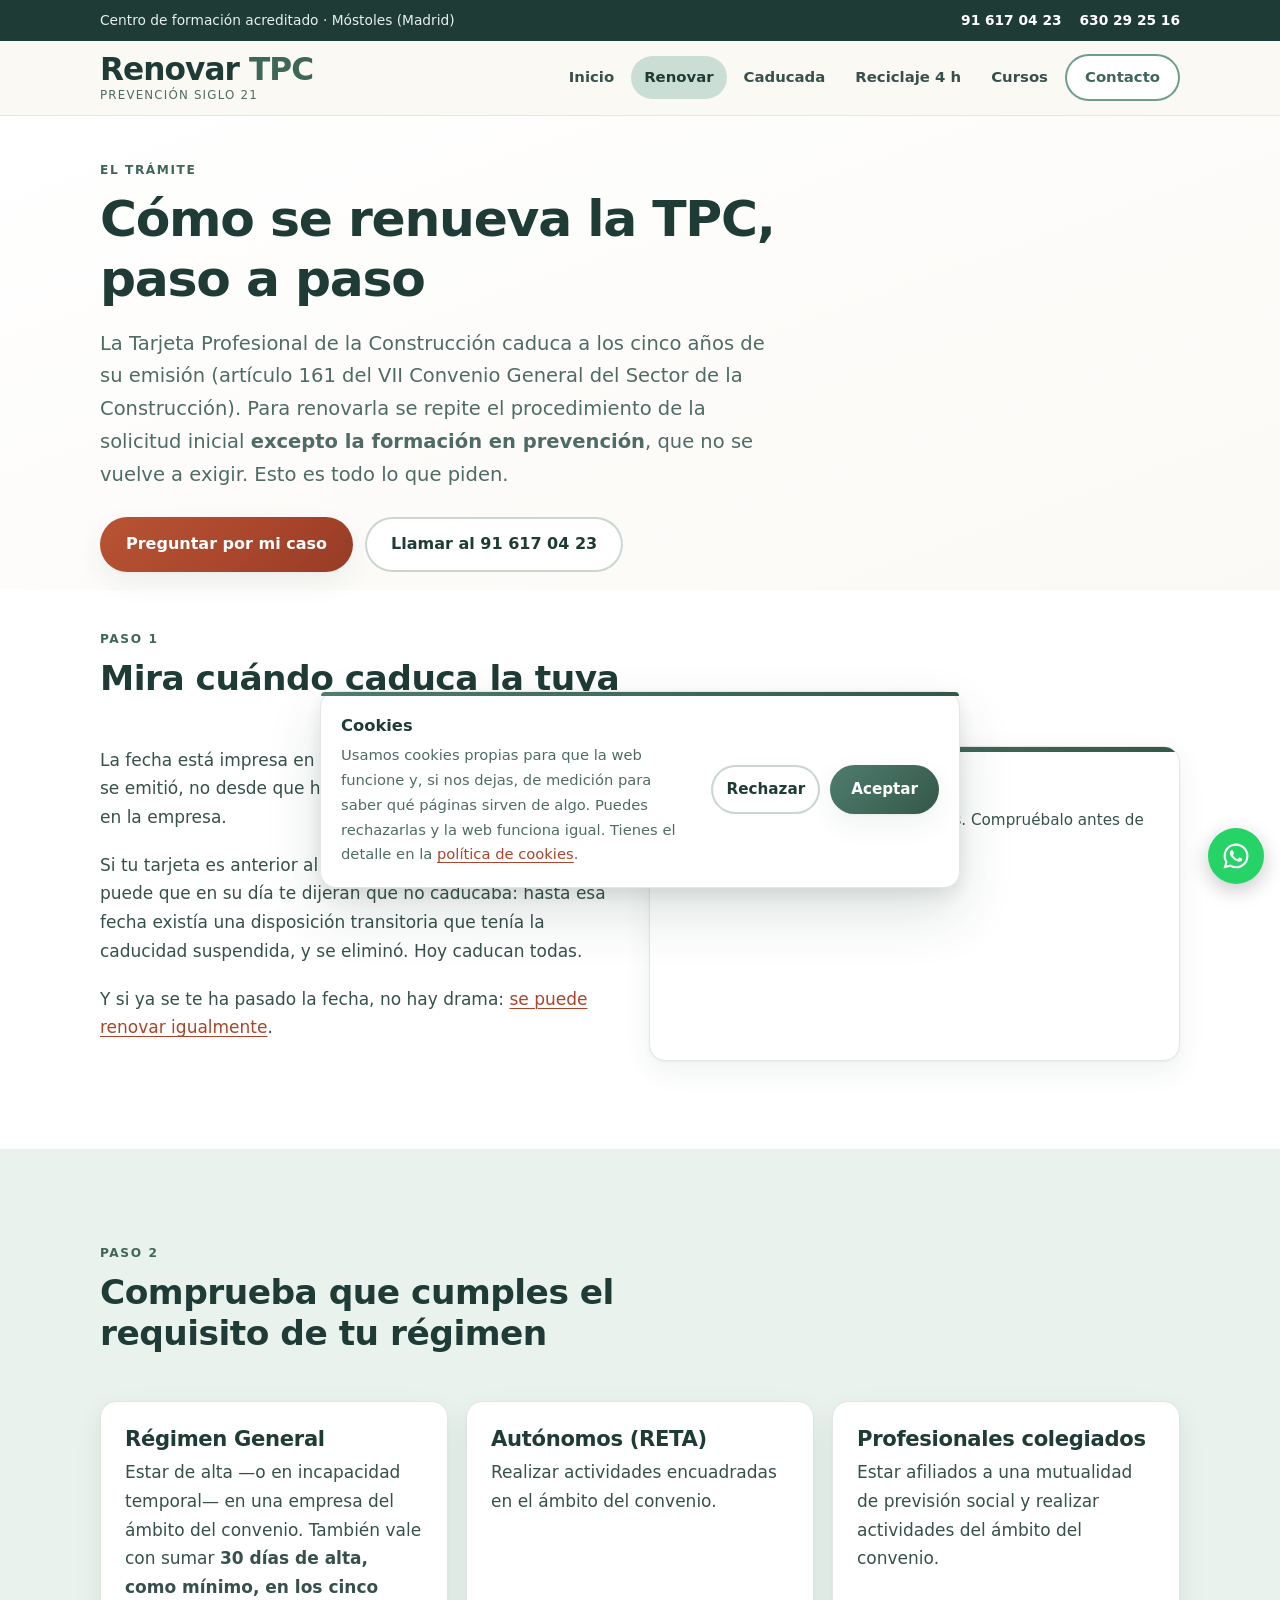
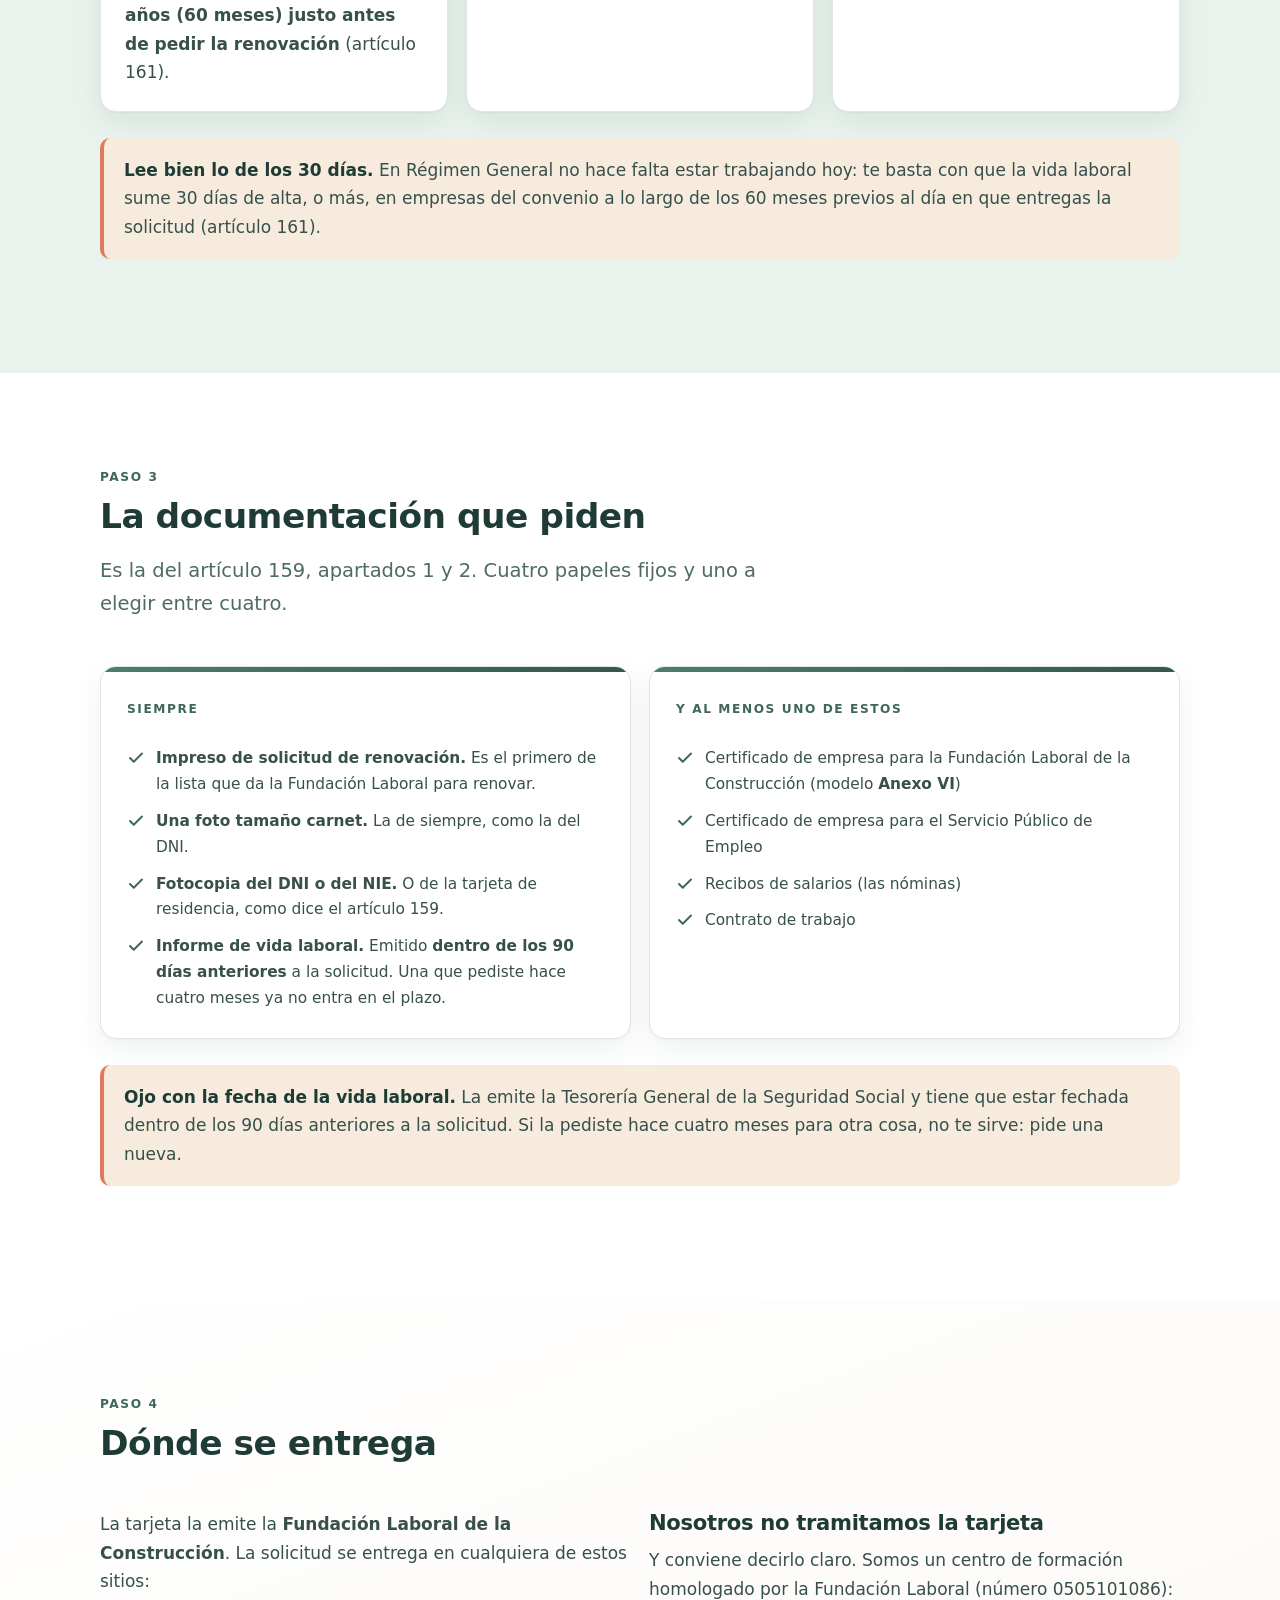
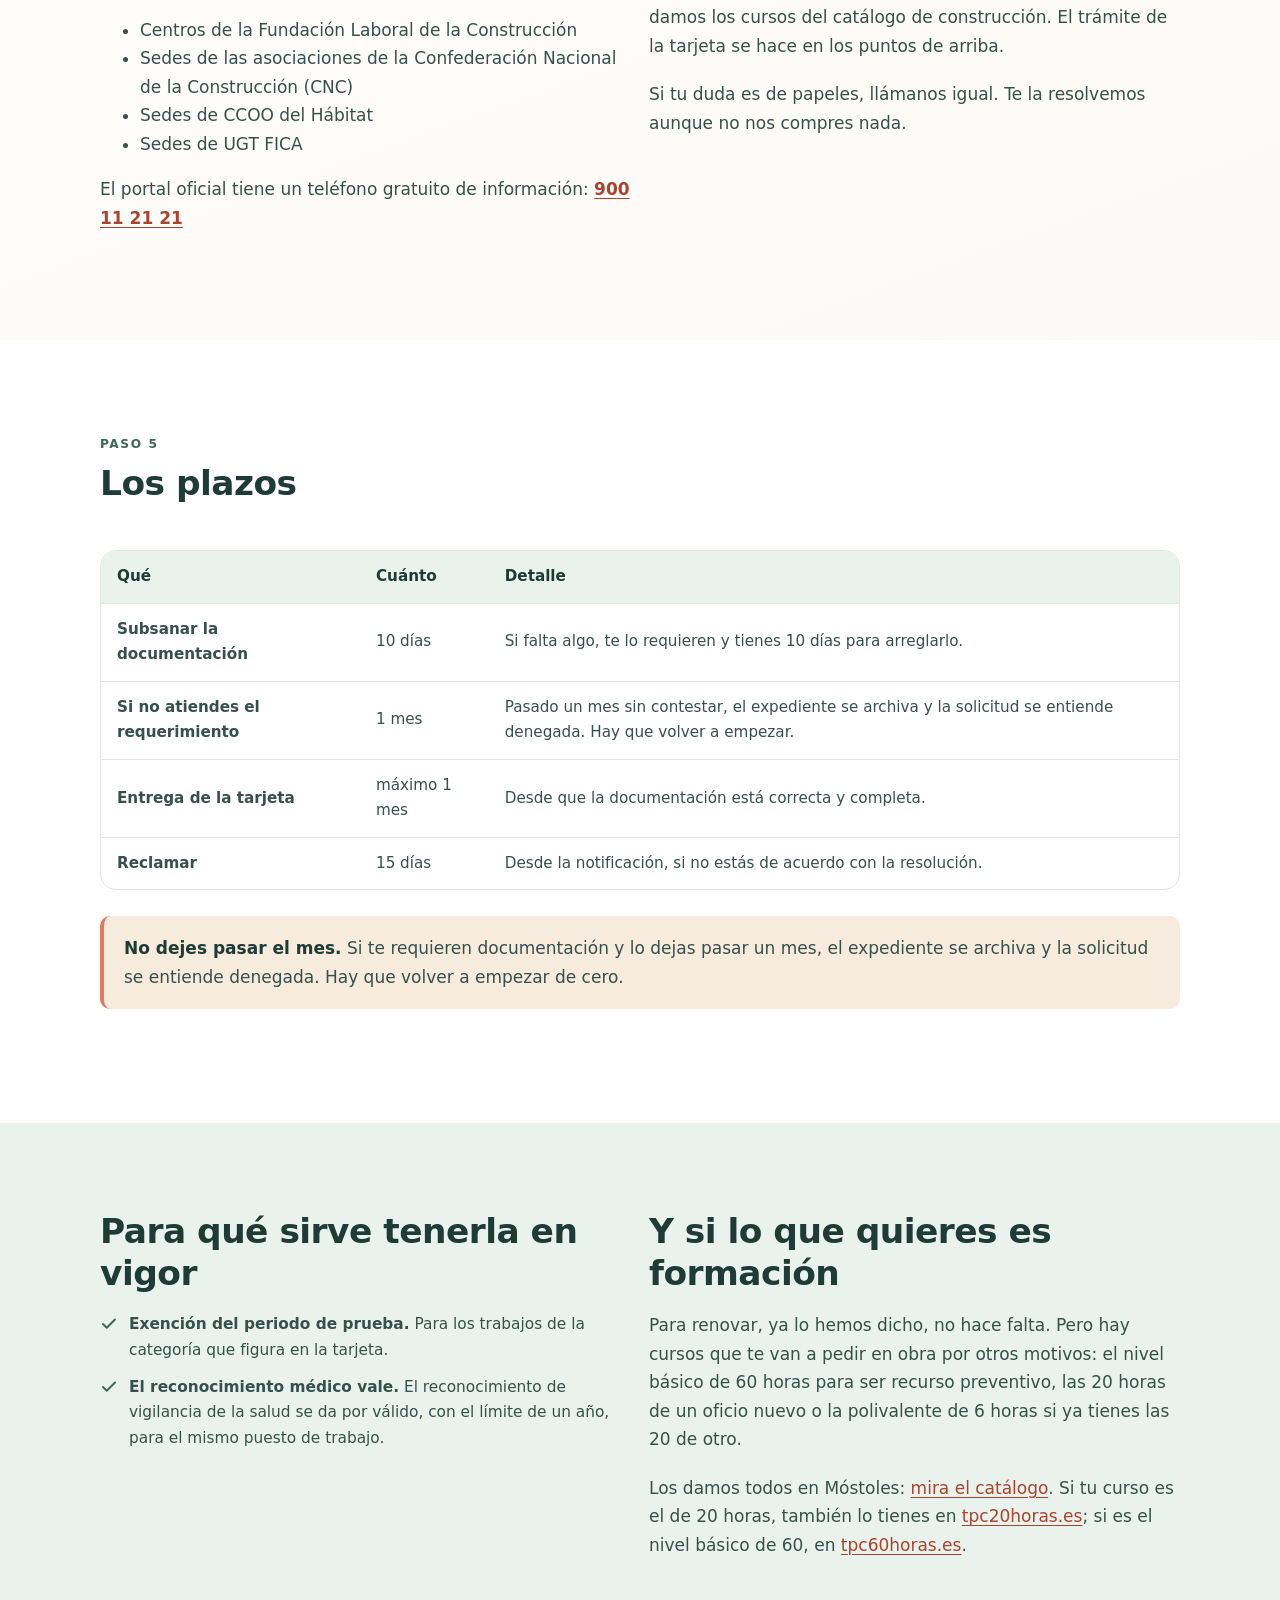
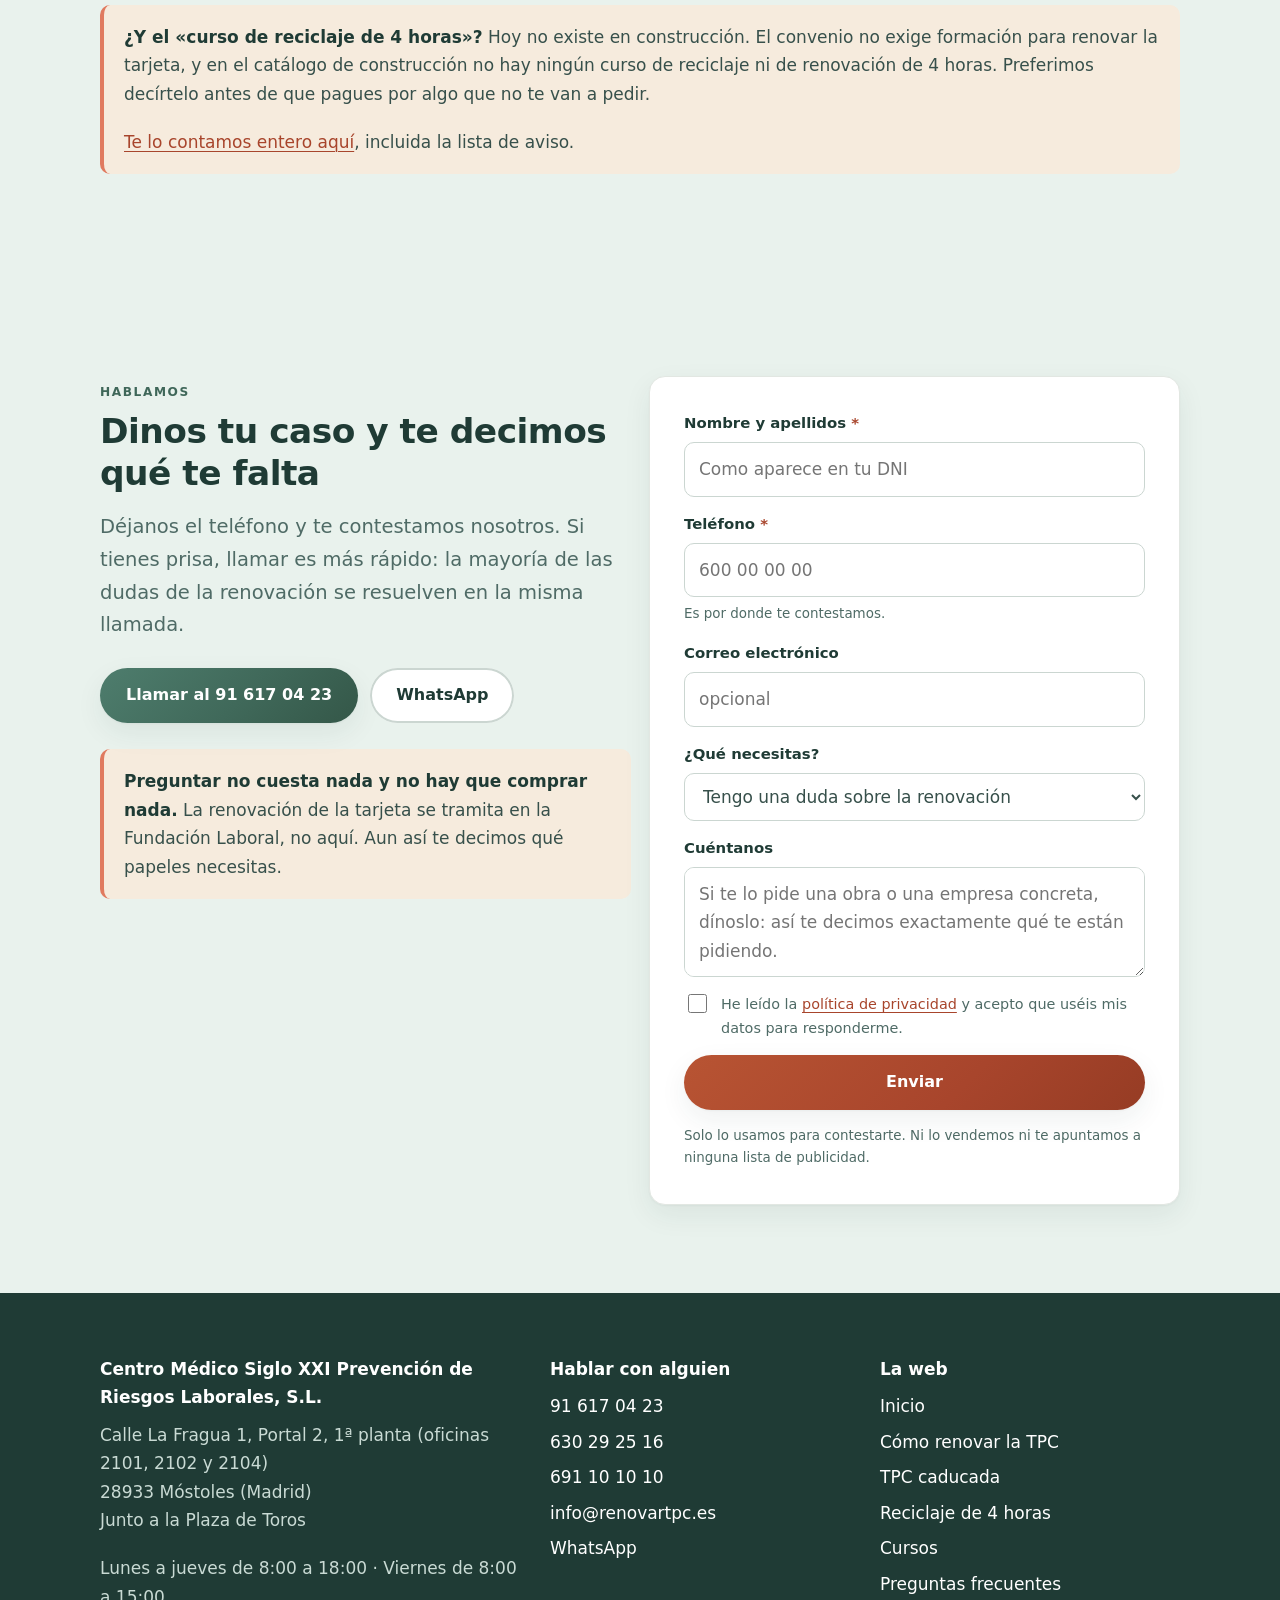
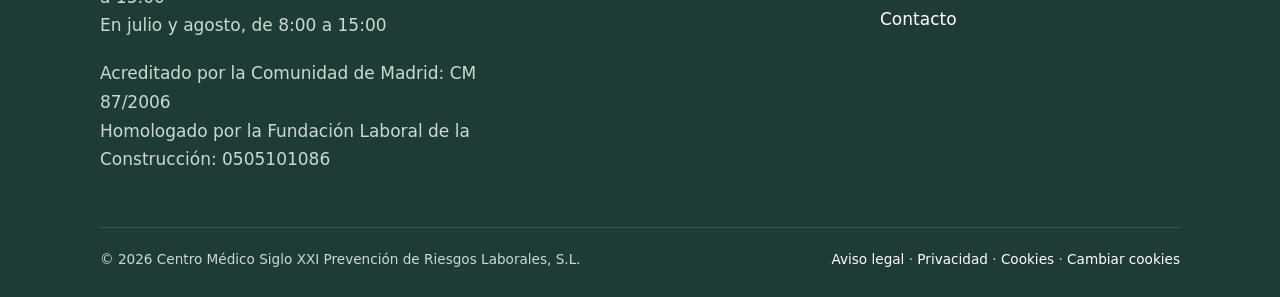
<file: renovar-la-tpc/index.html>
<!doctype html>
<html lang="es-ES" data-gtm="GTM-KFSLKC3Q">
<head>
<meta charset="utf-8">
<meta name="viewport" content="width=device-width, initial-scale=1">
<title>Cómo renovar la TPC paso a paso | Documentación y plazos</title>
<meta name="description" content="El trámite de renovación de la Tarjeta Profesional de la Construcción: quién puede, qué documentación pide el artículo 159, dónde se entrega y en cuánto te la dan.">
<link rel="canonical" href="https://renovartpc.es/renovar-la-tpc/">
<meta name="robots" content="index, follow, max-snippet:-1, max-image-preview:large">
<meta name="theme-color" content="#1F3B35">
<meta property="og:type" content="website">
<meta property="og:site_name" content="Renovar la TPC · Prevención Siglo 21">
<meta property="og:locale" content="es_ES">
<meta property="og:title" content="Cómo renovar la TPC paso a paso | Documentación y plazos">
<meta property="og:description" content="El trámite de renovación de la Tarjeta Profesional de la Construcción: quién puede, qué documentación pide el artículo 159, dónde se entrega y en cuánto te la dan.">
<meta property="og:url" content="https://renovartpc.es/renovar-la-tpc/">
<meta property="og:image" content="https://renovartpc.es/img/og-renovartpc.jpg">
<meta property="og:image:width" content="1200">
<meta property="og:image:height" content="630">
<meta property="og:image:alt" content="Renovar la Tarjeta Profesional de la Construcción: caducidad, documentación y duplicados, paso a paso">
<meta name="twitter:card" content="summary_large_image">
<meta name="twitter:image" content="https://renovartpc.es/img/og-renovartpc.jpg">
<link rel="icon" href="/favicon.svg" type="image/svg+xml">
<style>:root{--tinta:#1F3B35;--texto:#37504B;--tenue:#4F6B66;--papel:#ffffff;--crema:#FBF9F5;--menta:#E9F2ED;--cielo:#E6EEF2;--arena:#F6EBDD;--salvia:#6E9C8D;--salvia-osc:#3F6759;--salvia-tenue:#CBDED6;--coral:#E07A5F;--coral-osc:#A8452C;--coral-tenue:#FBE7E0;--borde:#E2E7E2;--borde-fuerte:#CBD6D1;--deg-salvia:linear-gradient(135deg,#4E7D6D 0%,#40695A 55%,#345748 100%);--deg-coral:linear-gradient(135deg,#B85433 0%,#A8452C 60%,#963C24 100%);--deg-papel:linear-gradient(160deg,#FFFFFF 0%,#FBF9F5 100%);--deg-hero:radial-gradient(1200px 620px at 12% -8%,#E9F2ED 0%,rgba(233,242,237,0) 62%),radial-gradient(1000px 560px at 92% 6%,#F6EBDD 0%,rgba(246,235,221,0) 60%),radial-gradient(900px 520px at 55% 108%,#E6EEF2 0%,rgba(230,238,242,0) 64%);--sombra:0 1px 2px rgba(31,59,53,.04),0 10px 28px rgba(31,59,53,.07);--sombra-alta:0 6px 16px rgba(31,59,53,.10),0 26px 56px rgba(31,59,53,.14);--brillo:0 0 0 4px rgba(110,156,141,.18);--brillo-coral:0 0 0 4px rgba(224,122,95,.22);--radio:16px;--radio-sm:10px;--ancho:1120px;--fuente:"Segoe UI",system-ui,-apple-system,"Helvetica Neue",Arial,sans-serif}*,*::before,*::after{box-sizing:border-box}html{scroll-behavior:smooth;-webkit-text-size-adjust:100%;overflow-x:hidden;scroll-padding-top:84px}body{margin:0;font-family:var(--fuente);font-size:17px;line-height:1.68;color:var(--texto);background:var(--crema);-webkit-font-smoothing:antialiased}img,svg,iframe{max-width:100%}img{height:auto;display:block}.wrap{width:100%;max-width:var(--ancho);margin:0 auto;padding:0 20px}:focus-visible{outline:3px solid var(--salvia-osc);outline-offset:3px;border-radius:4px}.saltar{position:absolute;left:-9999px;top:0;z-index:100;background:var(--tinta);color:#fff;padding:12px 18px;border-radius:0 0 var(--radio-sm) 0;font-weight:600}.saltar:focus{left:0}h1,h2,h3,h4{color:var(--tinta);line-height:1.2;margin:0 0 .5em;font-weight:700;letter-spacing:-.015em}h1{font-size:clamp(1.95rem,5.2vw,3.15rem);letter-spacing:-.025em}h2{font-size:clamp(1.5rem,3.6vw,2.15rem)}h3{font-size:clamp(1.12rem,2.2vw,1.32rem)}h4{font-size:1.02rem}p{margin:0 0 1.15em}a{color:var(--coral-osc);text-decoration-thickness:1px;text-underline-offset:3px}a:hover{color:var(--tinta)}.entradilla{font-size:clamp(1.05rem,2.1vw,1.22rem);color:var(--tenue);max-width:62ch}.rotulo{display:inline-block;font-size:.76rem;font-weight:800;letter-spacing:.13em;text-transform:uppercase;color:var(--salvia-osc);margin:0 0 .7em}.seccion{padding:clamp(48px,7vw,88px) 0}.seccion--menta{background:var(--menta)}.seccion--crema{background:var(--deg-papel)}.seccion--papel{background:var(--papel)}.cabecera-seccion{max-width:64ch;margin-bottom:clamp(28px,4vw,46px)}.barra{background:var(--tinta);color:#E8F0EC;font-size:.86rem}.barra__in{display:flex;flex-wrap:wrap;gap:6px 22px;align-items:center;justify-content:space-between;padding:9px 20px}.barra a{color:#fff;font-weight:600;text-decoration:none}.barra a:hover{text-decoration:underline}.barra__tels{display:flex;gap:18px;flex-wrap:wrap}.cab{position:sticky;top:0;z-index:50;background:rgba(251,249,245,.92);backdrop-filter:saturate(1.4) blur(10px);border-bottom:1px solid var(--borde)}.cab__in{display:flex;align-items:center;justify-content:space-between;gap:16px;padding:12px 20px}.logo{display:flex;flex-direction:column;text-decoration:none;line-height:1.16}.logo__marca{font-weight:800;font-size:1.16rem;color:var(--tinta);letter-spacing:-.02em}.logo__marca b{color:var(--salvia-osc);font-weight:800}.logo__sub{font-size:.69rem;letter-spacing:.1em;text-transform:uppercase;color:var(--tenue)}.nav ul{display:flex;align-items:center;gap:4px;list-style:none;margin:0;padding:0}.nav a:not(.btn){display:block;padding:9px 13px;border-radius:999px;color:var(--texto);text-decoration:none;font-size:.93rem;font-weight:600;transition:background .18s ease,color .18s ease}.nav a:not(.btn):hover{background:var(--menta);color:var(--tinta)}.nav a:not(.btn).activo{background:var(--salvia-tenue);color:var(--tinta)}.nav .btn{padding:11px 20px;font-size:.93rem}.menu-check,.menu-boton{display:none}.btn{position:relative;z-index:0;overflow:hidden;display:inline-flex;align-items:center;justify-content:center;gap:9px;padding:14px 26px;border:0;border-radius:999px;font:inherit;font-weight:700;font-size:1rem;text-decoration:none;cursor:pointer;transition:transform .22s cubic-bezier(.2,.7,.3,1),box-shadow .22s ease,filter .22s ease}.btn--cta{background:var(--deg-coral);color:#fff;box-shadow:var(--sombra)}.btn--cta:hover{color:#fff;transform:translateY(-2px) scale(1.035);box-shadow:var(--sombra-alta),var(--brillo-coral);filter:saturate(1.06)}.btn--salvia{background:var(--deg-salvia);color:#fff;box-shadow:var(--sombra)}.btn--salvia:hover{color:#fff;transform:translateY(-2px) scale(1.035);box-shadow:var(--sombra-alta),var(--brillo)}.btn--linea{background:var(--papel);color:var(--tinta);box-shadow:inset 0 0 0 2px var(--borde-fuerte)}.btn--linea:hover{color:var(--tinta);transform:translateY(-2px) scale(1.035);box-shadow:inset 0 0 0 2px var(--salvia),var(--brillo)}.btn:active{transform:translateY(0) scale(.99)}.btn::after{content:"";position:absolute;z-index:-1;top:-60%;bottom:-60%;left:-55%;width:38%;background:linear-gradient(100deg,transparent 0%,rgba(255,255,255,.10) 26%,rgba(255,255,255,.55) 50%,rgba(255,255,255,.10) 74%,transparent 100%);transform:translateX(0) skewX(-18deg);animation:destello 4.2s cubic-bezier(.5,0,.5,1) infinite}.btn--linea::after{background:linear-gradient(100deg,transparent,rgba(110,156,141,.18) 50%,transparent)}.btn:hover::after{animation-duration:1.2s}@keyframes destello{0%{transform:translateX(0) skewX(-18deg)}55%,100%{transform:translateX(455%) skewX(-18deg)}}.botonera{display:flex;flex-wrap:wrap;gap:12px;margin-top:26px}.hero{position:relative;overflow:hidden;background:var(--crema)}.hero::before{content:"";position:absolute;inset:0;background:var(--deg-hero);pointer-events:none}.hero__in{position:relative;padding:clamp(46px,8vw,96px) 20px clamp(40px,6vw,78px)}.hero__grid{display:grid;gap:clamp(30px,5vw,56px);align-items:center}.sello{display:inline-flex;align-items:center;gap:9px;background:var(--papel);border:1px solid var(--salvia-tenue);color:var(--salvia-osc);font-weight:700;font-size:.82rem;padding:7px 15px;border-radius:999px;box-shadow:var(--sombra)}.sello__punto{width:8px;height:8px;border-radius:50%;background:var(--salvia);box-shadow:0 0 0 4px rgba(110,156,141,.20)}.hero h1{margin:.55em 0 .3em}.hero h1 em{font-style:normal;color:var(--salvia-osc)}.ficha{background:var(--papel);border-radius:var(--radio);box-shadow:var(--sombra);padding:26px;border:1px solid var(--borde);position:relative;overflow:hidden}.ficha::before{content:"";position:absolute;inset:0 0 auto 0;height:5px;background:var(--deg-salvia)}.ficha__precio{display:flex;align-items:baseline;gap:10px;margin-bottom:2px}.ficha__euros{font-size:clamp(2.5rem,7vw,3.4rem);font-weight:800;color:var(--tinta);line-height:1}.ficha__iva{font-size:.9rem;color:var(--tenue);font-weight:600}.ficha__lista{list-style:none;margin:18px 0 0;padding:0;display:grid;gap:11px}.ficha__lista li{display:flex;gap:11px;align-items:flex-start;font-size:.96rem}.ficha__lista svg{flex:none;margin-top:3px}.cifras{background:var(--papel);border-top:1px solid var(--borde);border-bottom:1px solid var(--borde)}.cifras__grid{display:grid;grid-template-columns:repeat(4,1fr);gap:4px;padding:32px 0;text-align:center}.cifra__n{display:block;font-weight:800;line-height:1.05;color:var(--tinta);font-size:clamp(1.65rem,3.6vw,2.5rem)}.cifra__t{display:block;font-size:.84rem;color:var(--tenue);margin-top:5px}.rejilla{display:grid;gap:18px}.rejilla--2{grid-template-columns:repeat(2,1fr)}.rejilla--3{grid-template-columns:repeat(3,1fr)}.rejilla--4{grid-template-columns:repeat(4,1fr)}.tarjeta{background:var(--papel);border:1px solid var(--borde);border-radius:var(--radio);padding:24px;box-shadow:var(--sombra);position:relative;overflow:hidden;transition:transform .26s cubic-bezier(.2,.7,.3,1),box-shadow .26s ease,border-color .26s ease}.tarjeta:hover{transform:translateY(-4px) scale(1.012);box-shadow:var(--sombra-alta);border-color:var(--salvia-tenue)}.tarjeta h3{margin-bottom:.35em}.tarjeta p:last-child{margin-bottom:0}.tarjeta__num{display:inline-flex;align-items:center;justify-content:center;width:40px;height:40px;border-radius:12px;margin-bottom:14px;background:var(--deg-salvia);color:#fff;font-weight:800;font-size:1.02rem;box-shadow:var(--sombra)}.tarjeta--acento .tarjeta__num{background:var(--deg-coral)}.icono{display:inline-flex;align-items:center;justify-content:center;width:44px;height:44px;border-radius:13px;margin-bottom:14px;background:var(--menta);color:var(--salvia-osc)}.icono svg{width:22px;height:22px}.aviso{background:var(--arena);border-left:4px solid var(--coral);border-radius:var(--radio-sm);padding:18px 20px;margin:26px 0}.aviso p:last-child{margin-bottom:0}.aviso strong{color:var(--tinta)}.bloque{background:var(--papel);border:1px solid var(--borde);border-radius:var(--radio);overflow:hidden;margin-bottom:14px;transition:box-shadow .24s ease,border-color .24s ease}.bloque:hover{box-shadow:var(--sombra);border-color:var(--salvia-tenue)}.bloque__cab{display:flex;gap:14px;align-items:center;padding:18px 22px;background:var(--deg-papel)}.bloque__n{flex:none;width:34px;height:34px;border-radius:10px;display:grid;place-items:center;background:var(--menta);color:var(--salvia-osc);font-weight:800;font-size:.92rem}.bloque__cab h3{margin:0;font-size:1.06rem}.bloque ul{margin:0;padding:4px 22px 20px 48px;color:var(--texto)}.bloque li{margin:.3em 0}.pregunta{background:var(--papel);border:1px solid var(--borde);border-radius:var(--radio-sm);margin-bottom:10px;overflow:hidden;transition:border-color .2s ease,box-shadow .2s ease}.pregunta:hover{border-color:var(--salvia-tenue);box-shadow:var(--sombra)}.pregunta[open]{border-color:var(--salvia-tenue);box-shadow:var(--sombra)}.pregunta summary{cursor:pointer;list-style:none;padding:16px 52px 16px 20px;font-weight:700;color:var(--tinta);position:relative}.pregunta summary::-webkit-details-marker{display:none}.pregunta summary::after{content:"";position:absolute;right:20px;top:50%;width:10px;height:10px;margin-top:-6px;border-right:2.5px solid var(--salvia-osc);border-bottom:2.5px solid var(--salvia-osc);transform:rotate(45deg);transition:transform .22s ease}.pregunta[open] summary::after{transform:rotate(-135deg);margin-top:-2px}.pregunta__cuerpo{padding:0 20px 18px}.pregunta__cuerpo p:last-child{margin-bottom:0}.tabla-envoltorio{overflow-x:auto;border-radius:var(--radio);border:1px solid var(--borde);background:var(--papel)}table{width:100%;border-collapse:collapse;font-size:.95rem}th,td{padding:13px 16px;text-align:left;border-bottom:1px solid var(--borde)}th{background:var(--menta);color:var(--tinta);font-weight:700;white-space:nowrap}tr:last-child td{border-bottom:0}.form{display:grid;gap:15px}.campo{display:grid;gap:6px}.campo label{font-weight:600;font-size:.93rem;color:var(--tinta)}.campo .obl{color:var(--coral-osc)}.campo input,.campo select,.campo textarea{font:inherit;color:var(--texto);background:var(--papel);border:1.5px solid var(--borde-fuerte);border-radius:var(--radio-sm);padding:12px 14px;width:100%;transition:border-color .18s ease,box-shadow .18s ease}.campo input:hover,.campo select:hover,.campo textarea:hover{border-color:var(--salvia)}.campo input:focus,.campo select:focus,.campo textarea:focus{outline:none;border-color:var(--salvia-osc);box-shadow:var(--brillo)}.campo textarea{min-height:110px;resize:vertical}.campo .pista{font-size:.84rem;color:var(--tenue)}.consentimiento{display:flex;gap:11px;align-items:flex-start;font-size:.9rem;color:var(--tenue)}.consentimiento input{width:19px;height:19px;flex:none;margin-top:2px;accent-color:var(--salvia-osc)}.form__aviso{font-size:.84rem;color:var(--tenue);margin:0}.form-caja{background:var(--papel);border:1px solid var(--borde);border-radius:var(--radio);padding:clamp(22px,3.5vw,34px);box-shadow:var(--sombra)}.resultado{border-radius:var(--radio-sm);padding:15px 18px;font-weight:600;margin-top:4px}.resultado--ok{background:var(--menta);color:var(--salvia-osc);border:1px solid var(--salvia-tenue)}.resultado--mal{background:var(--coral-tenue);color:var(--coral-osc);border:1px solid #F0C4B7}.pie{background:var(--tinta);color:#C9DAD4;padding:clamp(40px,5vw,62px) 0 26px}.pie a{color:#fff;text-decoration:none}.pie a:hover{text-decoration:underline;color:#fff}.pie__grid{display:grid;gap:30px}.pie__titulo{color:#fff;font-weight:700;margin-bottom:.5em}.pie ul{list-style:none;margin:0;padding:0;display:grid;gap:7px}.pie__legal{margin-top:34px;padding-top:20px;border-top:1px solid rgba(255,255,255,.14);font-size:.85rem;display:flex;flex-wrap:wrap;gap:8px 20px;justify-content:space-between}.wasap{position:fixed;right:16px;bottom:16px;z-index:40;width:56px;height:56px;border-radius:50%;display:grid;place-items:center;background:#25D366;color:#fff;box-shadow:0 6px 20px rgba(0,0,0,.22);transition:transform .22s cubic-bezier(.2,.7,.3,1),box-shadow .22s ease}.wasap:hover{transform:scale(1.1);box-shadow:0 10px 28px rgba(0,0,0,.28);color:#fff}.wasap svg{width:30px;height:30px}.js .aparece{opacity:0;transform:translateY(20px)}.js .aparece.visible{opacity:1;transform:none;transition:opacity .55s ease,transform .55s ease}@media (prefers-reduced-motion:reduce){html{scroll-behavior:auto}.js .aparece{opacity:1;transform:none;transition:none}.btn::after{display:none}.btn:hover,.tarjeta:hover,.wasap:hover{transform:none}*{animation-duration:.001ms !important;animation-iteration-count:1 !important}}@media (min-width:720px){.hero__grid{grid-template-columns:1.15fr .85fr}.pie__grid{grid-template-columns:1.4fr 1fr 1fr}}@media (max-width:980px){.rejilla--4{grid-template-columns:repeat(2,1fr)}}@media (max-width:860px){.cab__in{flex-wrap:wrap}.menu-boton{display:grid;place-items:center;width:46px;height:46px;border-radius:12px;cursor:pointer;background:var(--menta)}.menu-boton span,.menu-boton span::before,.menu-boton span::after{content:"";display:block;width:20px;height:2px;border-radius:2px;background:var(--tinta);transition:transform .22s ease,opacity .22s ease}.menu-boton span::before{transform:translateY(-6px)}.menu-boton span::after{transform:translateY(4px)}.menu-check:checked + .menu-boton span{background:transparent}.menu-check:checked + .menu-boton span::before{transform:translateY(0) rotate(45deg)}.menu-check:checked + .menu-boton span::after{transform:translateY(-2px) rotate(-45deg)}.nav{flex-basis:100%;max-height:0;overflow:hidden;transition:max-height .3s ease}.menu-check:checked ~ .nav{max-height:32rem}.nav ul{flex-direction:column;align-items:stretch;gap:2px;padding:8px 0 12px}.nav a{padding:12px 14px;border-radius:var(--radio-sm)}.nav .btn{width:100%;margin-top:8px}}@media (max-width:700px){.rejilla--2,.rejilla--3{grid-template-columns:1fr}.cifras__grid{grid-template-columns:1fr 1fr;gap:22px 4px}.barra__in{justify-content:center;text-align:center}}@media (max-width:420px){.rejilla--4{grid-template-columns:1fr}}@media print{.cab,.barra,.wasap,.botonera,.form-caja,.pie__legal{display:none}body{background:#fff;font-size:12pt}.seccion{padding:12pt 0}a[href^="http"]::after{content:" (" attr(href) ")";font-size:9pt;color:#555}}.cookies{position:fixed;left:12px;right:12px;bottom:12px;z-index:60;background:var(--papel);border:1px solid var(--borde);border-radius:var(--radio);box-shadow:var(--sombra-alta);padding:20px;max-width:640px;margin:0 auto;opacity:0;transform:translateY(16px);transition:opacity .3s ease,transform .3s cubic-bezier(.2,.7,.3,1)}.cookies.visible{opacity:1;transform:none}.cookies::before{content:"";position:absolute;inset:0 0 auto 0;height:4px;border-radius:var(--radio) var(--radio) 0 0;background:var(--deg-salvia)}.cookies__in{display:grid;gap:16px}.cookies__texto strong{display:block;color:var(--tinta);font-size:1.02rem;margin-bottom:4px}.cookies__texto p{margin:0;font-size:.92rem;color:var(--tenue)}.cookies__botones{display:flex;gap:10px}.cookies__botones .btn{flex:1;padding:12px 18px;font-size:.95rem}@media (min-width:620px){.cookies__in{grid-template-columns:1fr auto;align-items:center}.cookies__botones{flex:none}}@media (prefers-reduced-motion:reduce){.cookies{transition:none;opacity:1;transform:none}}.logo__marca{font-size:1.95rem;letter-spacing:-.03em;line-height:1.05}.logo__sub{font-size:.74rem;margin-top:3px}@media (max-width:520px){.logo__marca{font-size:1.5rem}}.nav .btn--cta{background:var(--papel);color:var(--salvia-osc);box-shadow:inset 0 0 0 2px var(--salvia);transition:transform .24s cubic-bezier(.2,.7,.3,1),box-shadow .24s ease,background .24s ease,color .24s ease}.nav .btn--cta:hover{transform:scale(1.2);color:#fff;background:var(--deg-salvia);box-shadow:inset 0 0 0 2px transparent,var(--sombra-alta),var(--brillo)}.nav .btn--cta::after{display:none}.linterna{position:relative;overflow:hidden}.linterna::before{content:"";position:absolute;inset:0;pointer-events:none;opacity:0;transition:opacity .35s ease;background:radial-gradient(220px circle at var(--mx,50%) var(--my,50%),rgba(110,156,141,.30) 0%,rgba(110,156,141,.14) 38%,rgba(110,156,141,0) 70%)}.linterna:hover::before{opacity:1}.cifra__n{background-image:linear-gradient(100deg,var(--tinta) 0%,var(--tinta) 40%,var(--salvia) 50%,var(--tinta) 60%,var(--tinta) 100%);background-size:300% 100%;background-position:100% 0;-webkit-background-clip:text;background-clip:text;transition:background-position .75s ease}.cifras__grid>div:hover .cifra__n{background-position:0 0;-webkit-text-fill-color:transparent;color:transparent}.cifras__grid>div{border-radius:var(--radio);padding:10px 6px}.ficha--luz{transition:box-shadow .3s ease,border-color .3s ease}.ficha--luz:hover{box-shadow:var(--sombra-alta);border-color:var(--salvia-tenue)}.ficha--luz::before{z-index:2}.tarjeta.linterna:hover{border-color:var(--salvia)}.barras{margin:26px 0 6px}.barras__barra{display:flex;height:54px;border-radius:12px;overflow:hidden;box-shadow:var(--sombra);border:1px solid var(--borde)}.barras__parte{display:grid;place-items:center;color:#fff;font-weight:800;font-size:1.02rem;letter-spacing:-.01em}.barras__parte--aula{flex:20;background:linear-gradient(135deg,#35594C 0%,#2B4A3F 100%)}.barras__parte--online{flex:40;background:linear-gradient(135deg,#4E7D6D 0%,#40695A 100%)}.barras__pies{display:flex;margin-top:10px;gap:0}.barras__pie{font-size:.9rem;color:var(--tenue);padding-right:12px}.barras__pie strong{display:block;color:var(--tinta);font-size:.98rem}.barras__pie--aula{flex:20}.barras__pie--online{flex:40}@media (max-width:560px){.barras__parte{font-size:.88rem}.barras__pie{font-size:.82rem}}.temario-2{display:grid;gap:14px;align-items:start}@media (min-width:860px){.temario-2{grid-template-columns:1fr 1fr}}.temario-2 .bloque{margin-bottom:0}.temario-2 .bloque ul{padding:4px 20px 18px 46px;font-size:.95rem}.tels{list-style:none;margin:0;padding:0;display:grid;gap:10px;text-align:center}.tels a{display:block;font-size:1.28rem;font-weight:800;color:var(--salvia-osc);text-decoration:none;letter-spacing:-.01em;padding:8px 10px;border-radius:var(--radio-sm);transition:background .18s ease,transform .18s ease}.tels a:hover{background:var(--menta);color:var(--tinta);transform:scale(1.04)}.direccion{color:var(--texto);text-decoration:none;display:inline-block}.direccion:hover{color:var(--salvia-osc);text-decoration:underline}@media (prefers-reduced-motion:reduce){.linterna::before{display:none}.cifra__n{background-image:none;transition:none}.cifras__grid>div:hover .cifra__n{color:var(--tinta);-webkit-text-fill-color:currentColor}.nav .btn--cta:hover,.tels a:hover{transform:none}}main>.seccion:first-child{padding-top:clamp(22px,3vw,40px);padding-bottom:clamp(10px,1.4vw,18px)}main>.seccion:first-child .cabecera-seccion{margin-bottom:0}main>.seccion:first-child + .seccion{padding-top:clamp(20px,2.6vw,40px)}main>.seccion:first-child .entradilla:last-child{margin-bottom:0}main>.seccion:first-child h1{margin-bottom:.35em}@media (max-width:700px){main>.seccion:first-child{padding-top:18px;padding-bottom:8px}main>.seccion:first-child + .seccion{padding-top:18px}.seccion{padding:34px 0}.cabecera-seccion{margin-bottom:20px}main>.seccion:first-child .botonera{margin-top:18px}}</style>
<script type="application/ld+json">{"@context":"https://schema.org","@type":"HowTo","@id":"https://renovartpc.es/renovar-la-tpc/#howto","name":"Cómo renovar la Tarjeta Profesional de la Construcción","description":"El procedimiento de renovación de la TPC: es el mismo que el de la solicitud inicial excepto la formación en prevención, que no se exige.","inLanguage":"es","totalTime":"P1M","supply":[{"@type":"HowToSupply","name":"Impreso de solicitud de renovación"},{"@type":"HowToSupply","name":"Una foto tamaño carnet"},{"@type":"HowToSupply","name":"Fotocopia del DNI o del NIE"},{"@type":"HowToSupply","name":"Informe de vida laboral"}],"step":[{"@type":"HowToStep","position":1,"name":"Comprueba la fecha de caducidad de tu tarjeta","text":"La TPC caduca a los cinco años de su emisión (artículo 161 del VII Convenio General del Sector de la Construcción). La fecha está impresa en la propia tarjeta. Si ya ha pasado, se puede renovar igualmente.","url":"https://renovartpc.es/renovar-la-tpc/#paso-1"},{"@type":"HowToStep","position":2,"name":"Pide el informe de vida laboral","text":"Tiene que estar emitido dentro de los 90 días anteriores a la solicitud. Si es más antiguo, no vale y te lo requerirán.","url":"https://renovartpc.es/renovar-la-tpc/#paso-2"},{"@type":"HowToStep","position":3,"name":"Reúne el resto de la documentación","text":"Impreso de solicitud de renovación, una foto tamaño carnet y fotocopia del DNI o NIE. Y al menos uno de estos: certificado de empresa para la Fundación Laboral (Anexo VI), certificado de empresa para el Servicio Público de Empleo, recibos de salarios o contrato de trabajo.","url":"https://renovartpc.es/renovar-la-tpc/#paso-3"},{"@type":"HowToStep","position":4,"name":"Entrégalo en un punto de tramitación","text":"Centros de la Fundación Laboral de la Construcción, sedes de las asociaciones de la CNC, sedes de CCOO del Hábitat o de UGT FICA.","url":"https://renovartpc.es/renovar-la-tpc/#paso-4"},{"@type":"HowToStep","position":5,"name":"Espera la tarjeta","text":"La entrega tarda un mes como máximo desde que la documentación está correcta. Si falta algo, tienes 10 días para subsanarlo.","url":"https://renovartpc.es/renovar-la-tpc/#paso-5"}]}</script>
<script type="application/ld+json">{"@context":"https://schema.org","@type":"BreadcrumbList","itemListElement":[{"@type":"ListItem","position":1,"name":"Inicio","item":"https://renovartpc.es/"},{"@type":"ListItem","position":2,"name":"Renovar la TPC","item":"https://renovartpc.es/renovar-la-tpc/"}]}</script>
</head>
<body>
<a class="saltar" href="#principal">Saltar al contenido</a>

<div class="barra">
  <div class="wrap barra__in">
    <span>Centro de formación acreditado · Móstoles (Madrid)</span>
    <span class="barra__tels"><a href="tel:+34916170423">91 617 04 23</a> <a href="tel:+34630292516">630 29 25 16</a></span>
  </div>
</div>

<header class="cab">
  <div class="wrap cab__in">
    <a class="logo" href="/">
      <span class="logo__marca">Renovar <b>TPC</b></span>
      <span class="logo__sub">Prevención Siglo 21</span>
    </a>
    <input type="checkbox" id="abrir-menu" class="menu-check" hidden>
    <label for="abrir-menu" class="menu-boton" aria-label="Abrir el menú"><span></span></label>
    <nav class="nav" aria-label="Principal">
      <ul>
        <li><a href="/">Inicio</a></li>
        <li><a href="/renovar-la-tpc/" class="activo" aria-current="page">Renovar</a></li>
        <li><a href="/tpc-caducada/">Caducada</a></li>
        <li><a href="/curso-reciclaje-4-horas/">Reciclaje 4 h</a></li>
        <li><a href="/cursos/">Cursos</a></li>
        <li><a class="btn btn--cta" href="/contacto/">Contacto</a></li>
      </ul>
    </nav>
  </div>
</header>

<main id="principal">

<section class="seccion seccion--crema">
  <div class="wrap">
    <div class="cabecera-seccion">
      <p class="rotulo">El trámite</p>
      <h1>Cómo se renueva la TPC, paso a paso</h1>
      <p class="entradilla">La Tarjeta Profesional de la Construcción caduca a
      los cinco años de su emisión (artículo 161 del VII Convenio General del Sector de la Construcción). Para
      renovarla se repite el procedimiento de la solicitud inicial
      <strong>excepto la formación en prevención</strong>, que no se vuelve a
      exigir. Esto es todo lo que piden.</p>
      <div class="botonera"><a class="btn btn--cta" href="/contacto/">Preguntar por mi caso</a><a class="btn btn--linea" href="tel:+34916170423">Llamar al 91 617 04 23</a></div>
    </div>
  </div>
</section>

<section class="seccion seccion--papel">
  <div class="wrap">
    <div class="cabecera-seccion aparece">
      <p class="rotulo">Paso 1</p>
      <h2 id="paso-1">Mira cuándo caduca la tuya</h2>
    </div>
    <div class="rejilla rejilla--2">
      <div class="aparece">
        <p>La fecha está impresa en la tarjeta. Son cinco años desde que se
        emitió, no desde que hiciste el curso ni desde que entraste en la
        empresa.</p>
        <p>Si tu tarjeta es anterior al BOE del <strong>23 de febrero de 2016</strong>, puede
        que en su día te dijeran que no caducaba: hasta esa fecha existía una
        disposición transitoria que tenía la caducidad suspendida, y se
        eliminó. Hoy caducan todas.</p>
        <p>Y si ya se te ha pasado la fecha, no hay drama:
        <a href="/tpc-caducada/">se puede renovar igualmente</a>.</p>
      </div>
      <div class="ficha aparece" data-orden="1">
        <p class="rotulo">Quién puede renovar</p>
        <p style="font-size:.95rem">Depende del régimen en el que estés.
        Compruébalo antes de dar nada por perdido.</p>
      </div>
    </div>
  </div>
</section>

<section class="seccion seccion--menta">
  <div class="wrap">
    <div class="cabecera-seccion aparece">
      <p class="rotulo">Paso 2</p>
      <h2 id="paso-2">Comprueba que cumples el requisito de tu régimen</h2>
    </div>
    <div class="rejilla rejilla--3"><article class="tarjeta aparece" data-orden="0"><h3>Régimen General</h3><p>Estar de alta —o en incapacidad temporal— en una empresa del ámbito del convenio. También vale con sumar <strong>30 días de alta, como mínimo, en los cinco años (60 meses) justo antes de pedir la renovación</strong> (artículo 161).</p></article><article class="tarjeta aparece" data-orden="1"><h3>Autónomos (RETA)</h3><p>Realizar actividades encuadradas en el ámbito del convenio.</p></article><article class="tarjeta aparece" data-orden="2"><h3>Profesionales colegiados</h3><p>Estar afiliados a una mutualidad de previsión social y realizar actividades del ámbito del convenio.</p></article></div>
    <div class="aviso aparece" data-orden="3">
      <p><strong>Lee bien lo de los 30 días.</strong> En Régimen General no hace
      falta estar trabajando hoy: te basta con que la vida laboral sume 30 días
      de alta, o más, en empresas del convenio a lo largo de los 60 meses previos
      al día en que entregas la solicitud (artículo 161).</p>
    </div>
  </div>
</section>

<section class="seccion seccion--papel">
  <div class="wrap">
    <div class="cabecera-seccion aparece">
      <p class="rotulo">Paso 3</p>
      <h2 id="paso-3">La documentación que piden</h2>
      <p class="entradilla">Es la del artículo 159, apartados 1 y 2. Cuatro
      papeles fijos y uno a elegir entre cuatro.</p>
    </div>
    <div class="rejilla rejilla--2">
      <div class="ficha aparece">
        <p class="rotulo">Siempre</p>
        <ul class="ficha__lista"><li><svg width="18" height="18" viewBox="0 0 24 24" fill="none" stroke="#3F6759" stroke-width="2.6" stroke-linecap="round" stroke-linejoin="round" aria-hidden="true"><path d="M20 6 9 17l-5-5"/></svg><span><strong>Impreso de solicitud de renovación.</strong> Es el primero de la lista que da la Fundación Laboral para renovar.</span></li><li><svg width="18" height="18" viewBox="0 0 24 24" fill="none" stroke="#3F6759" stroke-width="2.6" stroke-linecap="round" stroke-linejoin="round" aria-hidden="true"><path d="M20 6 9 17l-5-5"/></svg><span><strong>Una foto tamaño carnet.</strong> La de siempre, como la del DNI.</span></li><li><svg width="18" height="18" viewBox="0 0 24 24" fill="none" stroke="#3F6759" stroke-width="2.6" stroke-linecap="round" stroke-linejoin="round" aria-hidden="true"><path d="M20 6 9 17l-5-5"/></svg><span><strong>Fotocopia del DNI o del NIE.</strong> O de la tarjeta de residencia, como dice el artículo 159.</span></li><li><svg width="18" height="18" viewBox="0 0 24 24" fill="none" stroke="#3F6759" stroke-width="2.6" stroke-linecap="round" stroke-linejoin="round" aria-hidden="true"><path d="M20 6 9 17l-5-5"/></svg><span><strong>Informe de vida laboral.</strong> Emitido <strong>dentro de los 90 días anteriores</strong> a la solicitud. Una que pediste hace cuatro meses ya no entra en el plazo.</span></li></ul>
      </div>
      <div class="ficha aparece" data-orden="1">
        <p class="rotulo">Y al menos uno de estos</p>
        <ul class="ficha__lista"><li><svg width="18" height="18" viewBox="0 0 24 24" fill="none" stroke="#3F6759" stroke-width="2.6" stroke-linecap="round" stroke-linejoin="round" aria-hidden="true"><path d="M20 6 9 17l-5-5"/></svg><span>Certificado de empresa para la Fundación Laboral de la Construcción (modelo <strong>Anexo VI</strong>)</span></li><li><svg width="18" height="18" viewBox="0 0 24 24" fill="none" stroke="#3F6759" stroke-width="2.6" stroke-linecap="round" stroke-linejoin="round" aria-hidden="true"><path d="M20 6 9 17l-5-5"/></svg><span>Certificado de empresa para el Servicio Público de Empleo</span></li><li><svg width="18" height="18" viewBox="0 0 24 24" fill="none" stroke="#3F6759" stroke-width="2.6" stroke-linecap="round" stroke-linejoin="round" aria-hidden="true"><path d="M20 6 9 17l-5-5"/></svg><span>Recibos de salarios (las nóminas)</span></li><li><svg width="18" height="18" viewBox="0 0 24 24" fill="none" stroke="#3F6759" stroke-width="2.6" stroke-linecap="round" stroke-linejoin="round" aria-hidden="true"><path d="M20 6 9 17l-5-5"/></svg><span>Contrato de trabajo</span></li></ul>
      </div>
    </div>
    <div class="aviso aparece" data-orden="2">
      <p><strong>Ojo con la fecha de la vida laboral.</strong> La emite la
      Tesorería General de la Seguridad Social y tiene que estar fechada dentro
      de los 90 días anteriores a la solicitud. Si la pediste hace cuatro meses
      para otra cosa, no te sirve: pide una nueva.</p>
    </div>
  </div>
</section>

<section class="seccion seccion--crema">
  <div class="wrap">
    <div class="cabecera-seccion aparece">
      <p class="rotulo">Paso 4</p>
      <h2 id="paso-4">Dónde se entrega</h2>
    </div>
    <div class="rejilla rejilla--2">
      <div class="aparece">
        <p>La tarjeta la emite la <strong>Fundación Laboral de la Construcción</strong>. La solicitud se
        entrega en cualquiera de estos sitios:</p>
        <ul><li>Centros de la Fundación Laboral de la Construcción</li><li>Sedes de las asociaciones de la Confederación Nacional de la Construcción (CNC)</li><li>Sedes de CCOO del Hábitat</li><li>Sedes de UGT FICA</li></ul>
        <p>El portal oficial tiene un teléfono gratuito de información: <a
        href="tel:+34900112121"><strong>900 11 21 21</strong></a></p>
      </div>
      <div class="aparece" data-orden="1">
        <h3>Nosotros no tramitamos la tarjeta</h3>
        <p>Y conviene decirlo claro. Somos un centro de formación homologado por
        la Fundación Laboral (número 0505101086): damos los cursos del catálogo de
        construcción. El trámite de la tarjeta se hace en los puntos de arriba.</p>
        <p>Si tu duda es de papeles, llámanos igual. Te la resolvemos aunque no
        nos compres nada.</p>
      </div>
    </div>
  </div>
</section>

<section class="seccion seccion--papel">
  <div class="wrap">
    <div class="cabecera-seccion aparece">
      <p class="rotulo">Paso 5</p>
      <h2 id="paso-5">Los plazos</h2>
    </div>
    <div class="tabla-envoltorio aparece">
      <table>
        <thead><tr><th>Qué</th><th>Cuánto</th><th>Detalle</th></tr></thead>
        <tbody><tr><td><strong>Subsanar la documentación</strong></td><td>10 días</td><td>Si falta algo, te lo requieren y tienes 10 días para arreglarlo.</td></tr><tr><td><strong>Si no atiendes el requerimiento</strong></td><td>1 mes</td><td>Pasado un mes sin contestar, el expediente se archiva y la solicitud se entiende denegada. Hay que volver a empezar.</td></tr><tr><td><strong>Entrega de la tarjeta</strong></td><td>máximo 1 mes</td><td>Desde que la documentación está correcta y completa.</td></tr><tr><td><strong>Reclamar</strong></td><td>15 días</td><td>Desde la notificación, si no estás de acuerdo con la resolución.</td></tr></tbody>
      </table>
    </div>
    <div class="aviso aparece" data-orden="1">
      <p><strong>No dejes pasar el mes.</strong> Si te requieren documentación y lo dejas pasar un mes, el
      expediente se archiva y la solicitud se entiende denegada. Hay que volver
      a empezar de cero.</p>
    </div>
  </div>
</section>

<section class="seccion seccion--menta">
  <div class="wrap">
    <div class="rejilla rejilla--2">
      <div class="aparece">
        <h2>Para qué sirve tenerla en vigor</h2>
        <ul class="ficha__lista"><li><svg width="18" height="18" viewBox="0 0 24 24" fill="none" stroke="#3F6759" stroke-width="2.6" stroke-linecap="round" stroke-linejoin="round" aria-hidden="true"><path d="M20 6 9 17l-5-5"/></svg><span><strong>Exención del periodo de prueba.</strong> Para los trabajos de la categoría que figura en la tarjeta.</span></li><li><svg width="18" height="18" viewBox="0 0 24 24" fill="none" stroke="#3F6759" stroke-width="2.6" stroke-linecap="round" stroke-linejoin="round" aria-hidden="true"><path d="M20 6 9 17l-5-5"/></svg><span><strong>El reconocimiento médico vale.</strong> El reconocimiento de vigilancia de la salud se da por válido, con el límite de un año, para el mismo puesto de trabajo.</span></li></ul>
      </div>
      <div class="aparece" data-orden="1">
        <h2>Y si lo que quieres es formación</h2>
        <p>Para renovar, ya lo hemos dicho, no hace falta. Pero hay cursos que
        te van a pedir en obra por otros motivos: el nivel básico de 60 horas
        para ser recurso preventivo, las 20 horas de un oficio nuevo o la
        polivalente de 6 horas si ya tienes las 20 de otro.</p>
        <p>Los damos todos en Móstoles: <a href="/cursos/">mira el catálogo</a>.
        Si tu curso es el de 20 horas, también lo tienes en <a href="https://tpc20horas.es" rel="noopener">tpc20horas.es</a>; si es el
        nivel básico de 60, en <a href="https://tpc60horas.es" rel="noopener">tpc60horas.es</a>.</p>
      </div>
    </div>
    
<div class="aviso aparece" data-orden="1">
  <p><strong>¿Y el «curso de reciclaje de 4 horas»?</strong> Hoy no existe en
  construcción. El convenio no exige formación para renovar la tarjeta, y en el
  catálogo de construcción no hay ningún curso de reciclaje ni de renovación de
  4 horas. Preferimos decírtelo antes de que pagues por algo que no te van a
  pedir.</p>
  <p><a href="/curso-reciclaje-4-horas/">Te lo contamos entero aquí</a>, incluida la lista de aviso.</p>
</div>
  </div>
</section>

<section class="seccion seccion--menta" id="pedir">
  <div class="wrap">
    <div class="rejilla rejilla--2">
      <div class="aparece">
        <p class="rotulo">Hablamos</p>
        <h2>Dinos tu caso y te decimos qué te falta</h2>
        <p class="entradilla">Déjanos el teléfono y te contestamos nosotros. Si tienes prisa, llamar es más rápido: la mayoría de las dudas de la renovación se resuelven en la misma llamada.</p>
        <div class="botonera">
          <a class="btn btn--salvia" href="tel:+34916170423">Llamar al 91 617 04 23</a>
          <a class="btn btn--linea" href="https://wa.me/34630292516?text=Hola,%20tengo%20una%20duda%20sobre%20la%20renovaci%C3%B3n%20de%20mi%20TPC"
             rel="noopener">WhatsApp</a>
        </div>
        <div class="aviso">
          <p><strong>Preguntar no cuesta nada y no hay que comprar nada.</strong> La renovación de la tarjeta se tramita en la Fundación Laboral, no aquí. Aun así te decimos qué papeles necesitas.</p>
        </div>
      </div>

      <div class="form-caja aparece" data-orden="1">
        <form class="form" method="post" action="https://formularios.tpcmetal.es/enviar/renovartpc">
          <input type="hidden" name="_next" value="https://renovartpc.es/gracias/">
          <input type="hidden" name="_t" value="">
          <input type="hidden" name="Origen" value="renovartpc.es/renovar-la-tpc/">
          <p style="position:absolute;left:-9999px" aria-hidden="true">
            <label>No rellenar <input type="text" name="_honey" tabindex="-1" autocomplete="off"></label>
          </p>

          <div class="campo">
            <label for="nombre">Nombre y apellidos <span class="obl">*</span></label>
            <input id="nombre" name="Nombre" type="text" required autocomplete="name"
                   maxlength="80" placeholder="Como aparece en tu DNI">
          </div>
          <div class="campo">
            <label for="telefono">Teléfono <span class="obl">*</span></label>
            <input id="telefono" name="Telefono" type="tel" required autocomplete="tel"
                   inputmode="tel" maxlength="20" placeholder="600 00 00 00">
            <span class="pista">Es por donde te contestamos.</span>
          </div>
          <div class="campo">
            <label for="correo">Correo electrónico</label>
            <input id="correo" name="Email" type="email" autocomplete="email"
                   maxlength="90" placeholder="opcional">
          </div>
          <div class="campo">
            <label for="motivo">¿Qué necesitas?</label>
            <select id="motivo" name="Curso"><option value="Renovación de la TPC">Tengo una duda sobre la renovación</option><option value="TPC caducada">La tengo caducada</option><option value="Duplicado de la TPC">Me la han robado o la he perdido</option><option value="Lista de aviso · reciclaje 4 h construcción">Avisadme si sale el reciclaje de 4 horas</option><option value="Curso del catálogo de construcción">Quiero hacer un curso</option></select>
          </div>
          <div class="campo">
            <label for="mensaje">Cuéntanos</label>
            <textarea id="mensaje" name="Mensaje" maxlength="900"
              placeholder="Si te lo pide una obra o una empresa concreta, dínoslo: así te decimos exactamente qué te están pidiendo."></textarea>
          </div>
          <label class="consentimiento">
            <input type="checkbox" name="Acepto" value="si" required>
            <span>He leído la <a href="/politica-de-privacidad/">política de
            privacidad</a> y acepto que uséis mis datos para responderme.</span>
          </label>
          <button type="submit" class="btn btn--cta">Enviar</button>
          <p class="form__aviso">Solo lo usamos para contestarte. Ni lo vendemos
          ni te apuntamos a ninguna lista de publicidad.</p>
        </form>
      </div>
    </div>
  </div>
</section>
</main>

<footer class="pie">
  <div class="wrap">
    <div class="pie__grid">
      <div>
        <p class="pie__titulo">Centro Médico Siglo XXI Prevención de Riesgos Laborales, S.L.</p>
        <p>Calle La Fragua 1, Portal 2, 1ª planta (oficinas 2101, 2102 y 2104)<br>28933 Móstoles (Madrid)<br>Junto a la Plaza de Toros</p>
        <p>Lunes a jueves de 8:00 a 18:00 · Viernes de 8:00 a 15:00<br>En julio y agosto, de 8:00 a 15:00</p>
        <p>Acreditado por la Comunidad de Madrid: CM 87/2006<br>
        Homologado por la Fundación Laboral de la Construcción: 0505101086</p>
      </div>
      <div>
        <p class="pie__titulo">Hablar con alguien</p>
        <ul>
          <li><a href="tel:+34916170423">91 617 04 23</a></li>
          <li><a href="tel:+34630292516">630 29 25 16</a></li>
          <li><a href="tel:+34691101010">691 10 10 10</a></li>
          <li><a href="mailto:info@renovartpc.es">info@renovartpc.es</a></li>
          <li><a href="https://wa.me/34630292516?text=Hola,%20tengo%20una%20duda%20sobre%20la%20renovaci%C3%B3n%20de%20mi%20TPC" rel="noopener">WhatsApp</a></li>
        </ul>
      </div>
      <div>
        <p class="pie__titulo">La web</p>
        <ul>
          <li><a href="/">Inicio</a></li>
          <li><a href="/renovar-la-tpc/">Cómo renovar la TPC</a></li>
          <li><a href="/tpc-caducada/">TPC caducada</a></li>
          <li><a href="/curso-reciclaje-4-horas/">Reciclaje de 4 horas</a></li>
          <li><a href="/cursos/">Cursos</a></li>
          <li><a href="/preguntas-frecuentes/">Preguntas frecuentes</a></li>
          <li><a href="/contacto/">Contacto</a></li>
        </ul>
      </div>
    </div>
    <div class="pie__legal">
      <span>© <span id="anyo">2026</span> Centro Médico Siglo XXI Prevención de Riesgos Laborales, S.L.</span>
      <span>
        <a href="/aviso-legal/">Aviso legal</a> ·
        <a href="/politica-de-privacidad/">Privacidad</a> ·
        <a href="/politica-de-cookies/">Cookies</a> ·
        <a href="#" data-abrir-cookies>Cambiar cookies</a>
      </span>
    </div>
  </div>
</footer>

<a class="wasap" href="https://wa.me/34630292516?text=Hola,%20tengo%20una%20duda%20sobre%20la%20renovaci%C3%B3n%20de%20mi%20TPC" rel="noopener"
   aria-label="Escribir por WhatsApp">
  <svg viewBox="0 0 24 24" fill="currentColor" aria-hidden="true"><path d="M12.04 2A9.9 9.9 0 0 0 2.1 11.9c0 1.75.46 3.45 1.34 4.95L2 22l5.3-1.39a9.9 9.9 0 0 0 4.74 1.21h.01a9.9 9.9 0 0 0 9.9-9.9A9.9 9.9 0 0 0 12.04 2zm0 18.15h-.01a8.2 8.2 0 0 1-4.19-1.15l-.3-.18-3.11.82.83-3.03-.2-.31a8.22 8.22 0 1 1 6.98 3.85zm4.5-6.16c-.25-.12-1.46-.72-1.68-.8-.23-.09-.39-.13-.56.12s-.64.8-.78.97c-.15.16-.29.18-.53.06-.25-.12-1.04-.38-1.98-1.22-.73-.65-1.23-1.46-1.37-1.71-.14-.24-.02-.38.11-.5.11-.11.25-.29.37-.44.13-.15.17-.25.25-.41.09-.17.04-.31-.02-.43-.06-.12-.56-1.34-.76-1.84-.2-.48-.4-.42-.56-.43h-.48c-.16 0-.43.06-.65.31-.22.25-.85.83-.85 2.03s.87 2.35.99 2.51c.12.17 1.71 2.61 4.15 3.66.58.25 1.03.4 1.39.51.58.19 1.11.16 1.53.1.47-.07 1.46-.6 1.66-1.18.21-.58.21-1.07.14-1.18-.06-.1-.22-.16-.47-.28z"/></svg>
</a>

<script src="/web.js" defer></script>
<script src="/respaldo-formularios.js" defer></script>
</body>
</html>
</file>
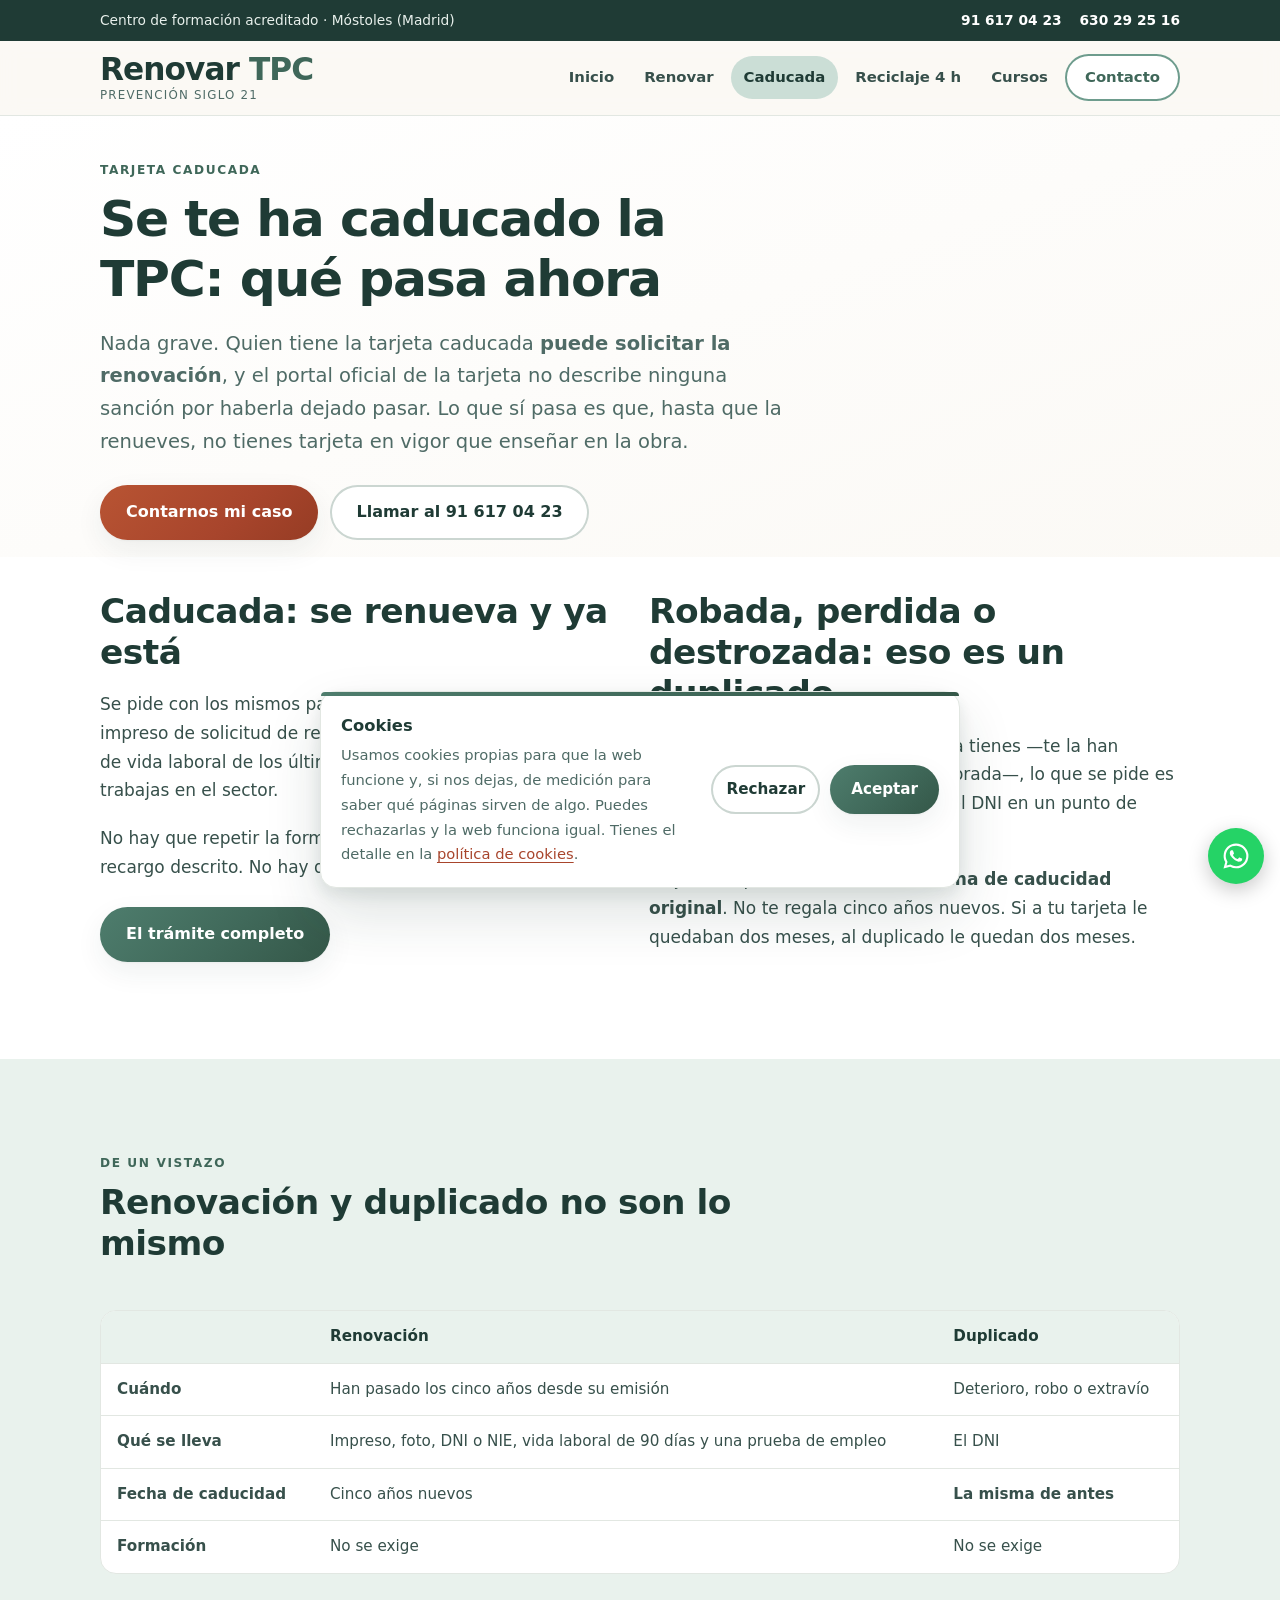
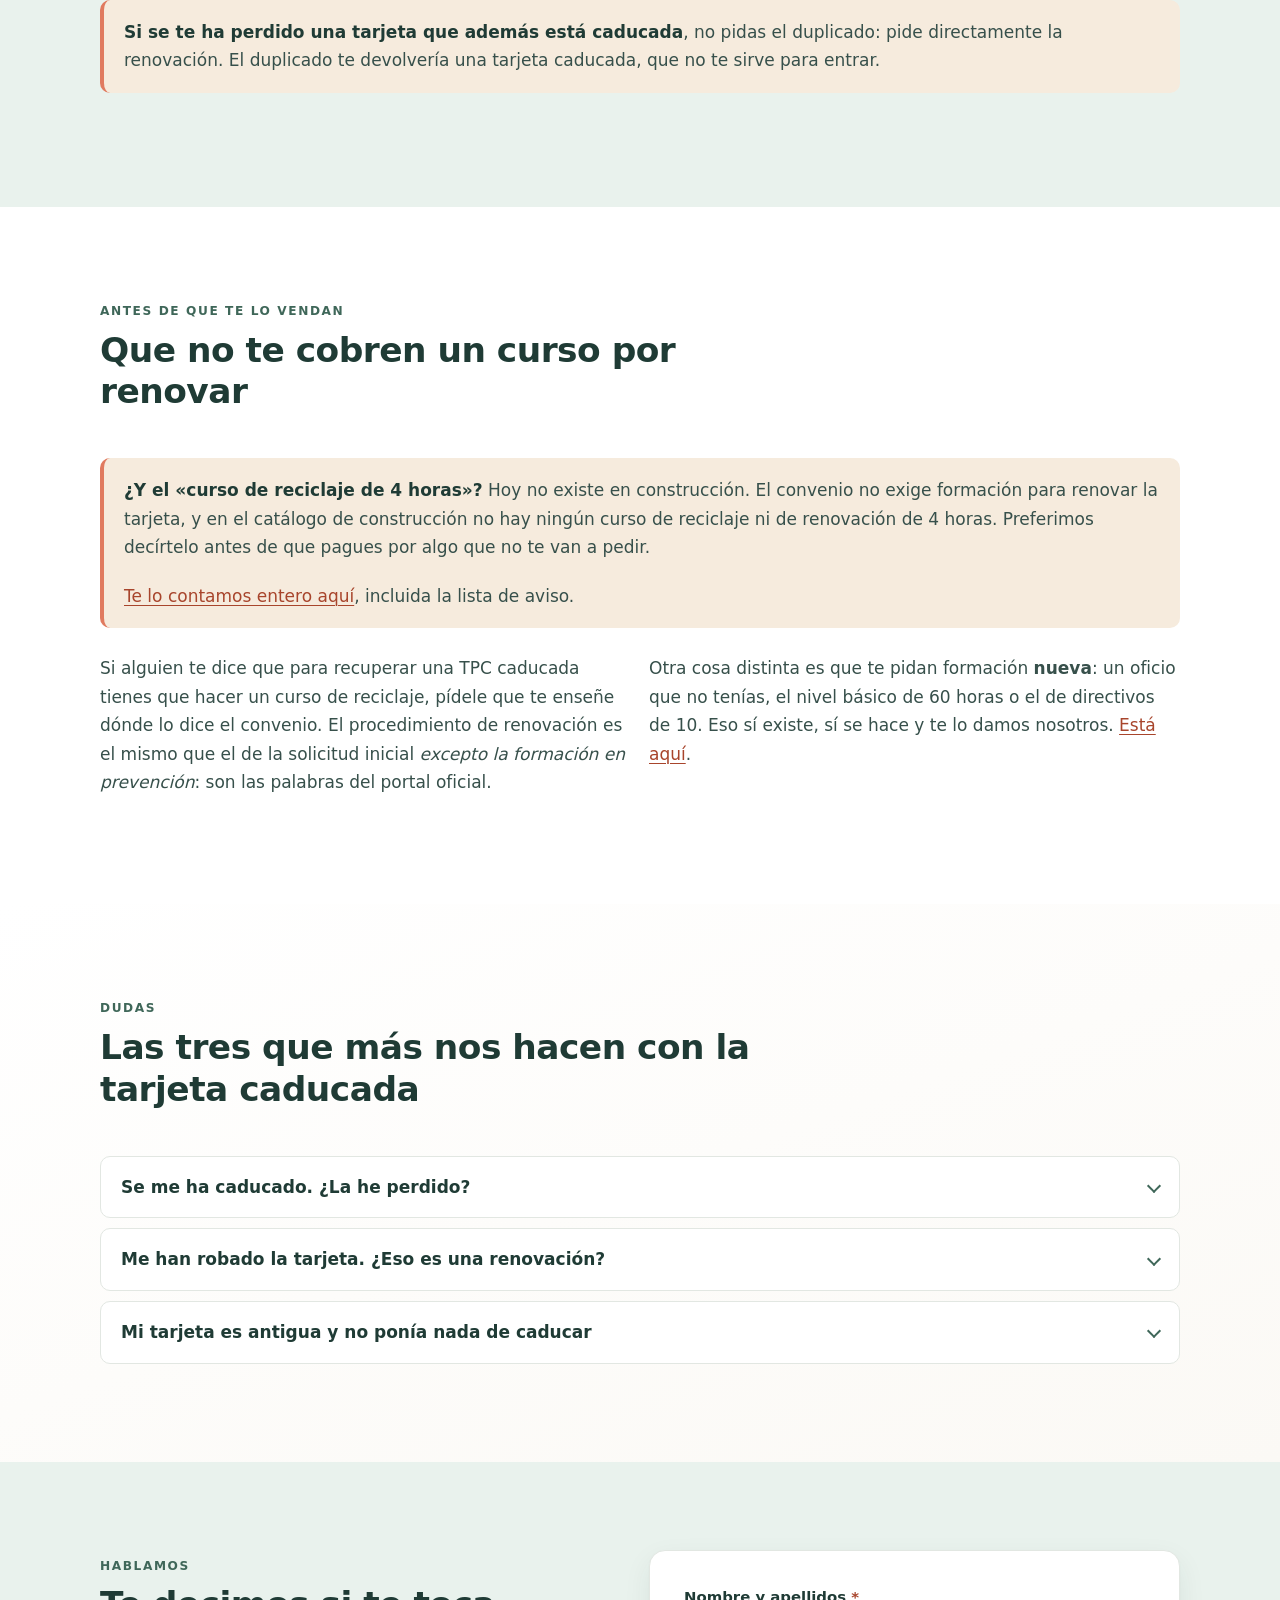
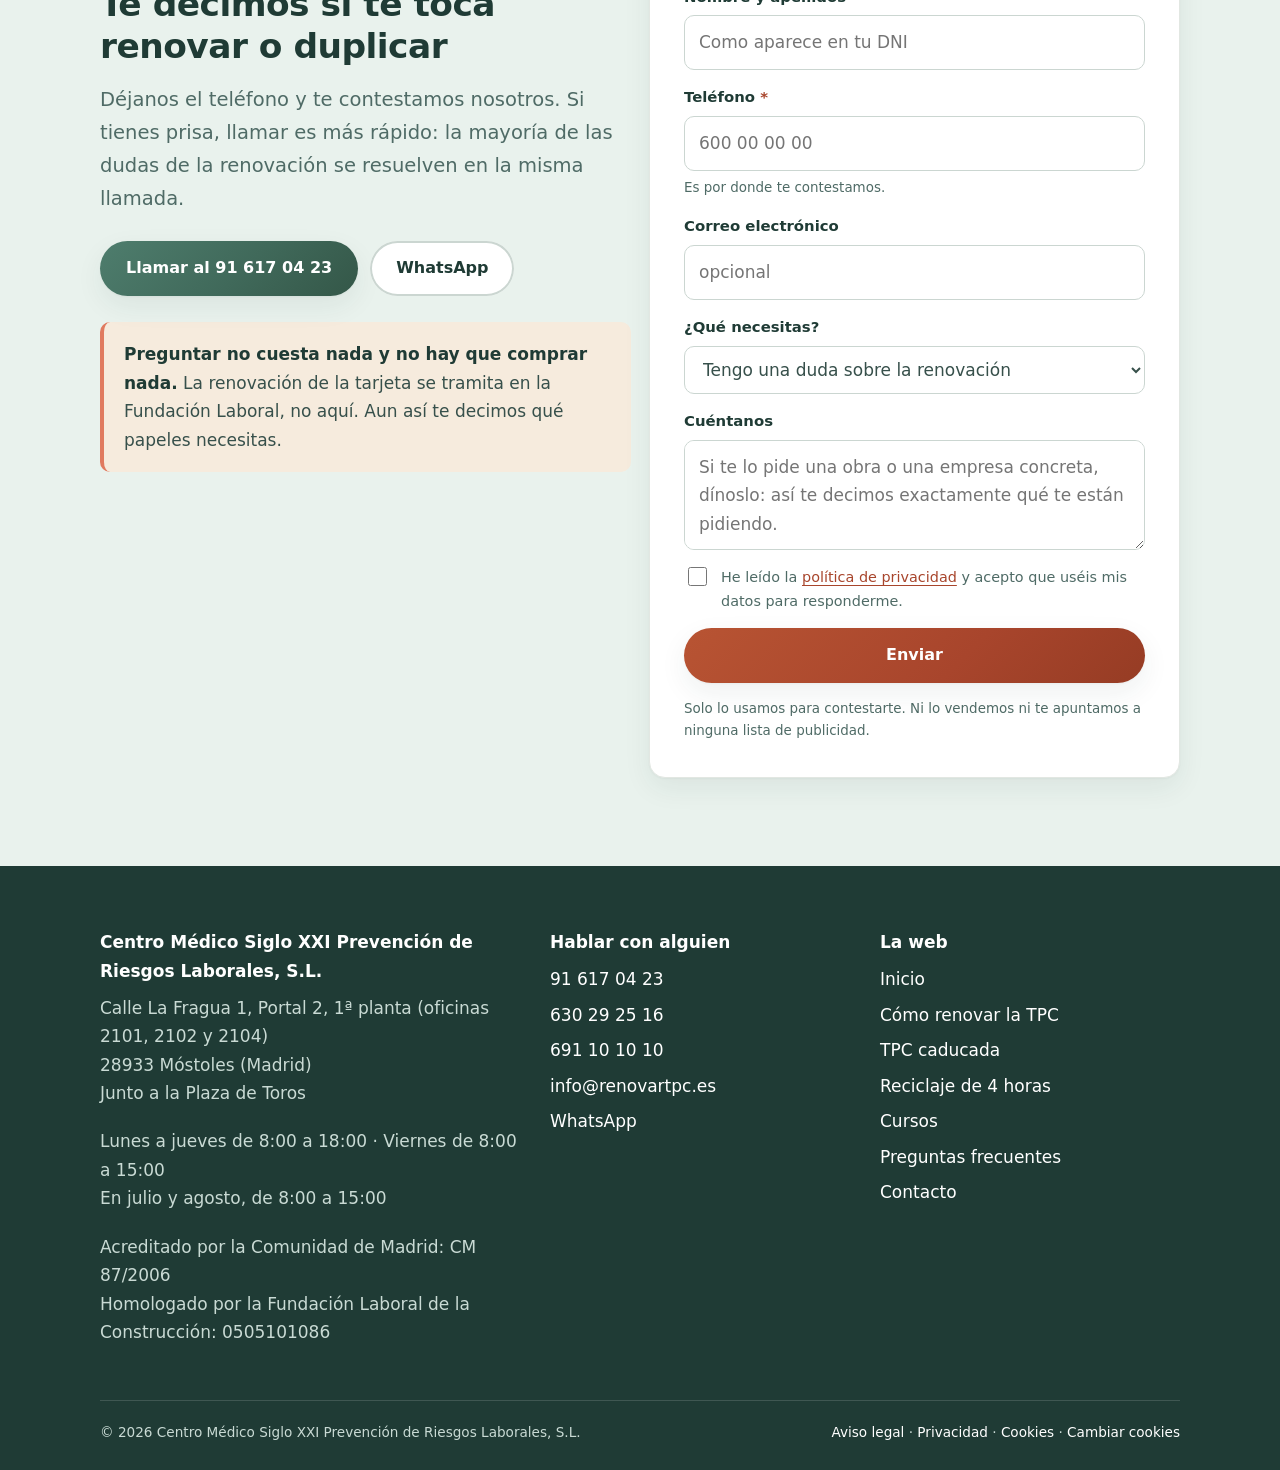
<file: tpc-caducada/index.html>
<!doctype html>
<html lang="es-ES" data-gtm="GTM-KFSLKC3Q">
<head>
<meta charset="utf-8">
<meta name="viewport" content="width=device-width, initial-scale=1">
<title>TPC caducada: qué hacer para renovarla | Duplicados</title>
<meta name="description" content="Si tu Tarjeta Profesional de la Construcción ha caducado, puedes renovarla igual. Y si te la han robado o la has perdido, lo que toca es un duplicado.">
<link rel="canonical" href="https://renovartpc.es/tpc-caducada/">
<meta name="robots" content="index, follow, max-snippet:-1, max-image-preview:large">
<meta name="theme-color" content="#1F3B35">
<meta property="og:type" content="website">
<meta property="og:site_name" content="Renovar la TPC · Prevención Siglo 21">
<meta property="og:locale" content="es_ES">
<meta property="og:title" content="TPC caducada: qué hacer para renovarla | Duplicados">
<meta property="og:description" content="Si tu Tarjeta Profesional de la Construcción ha caducado, puedes renovarla igual. Y si te la han robado o la has perdido, lo que toca es un duplicado.">
<meta property="og:url" content="https://renovartpc.es/tpc-caducada/">
<meta property="og:image" content="https://renovartpc.es/img/og-renovartpc.jpg">
<meta property="og:image:width" content="1200">
<meta property="og:image:height" content="630">
<meta property="og:image:alt" content="Renovar la Tarjeta Profesional de la Construcción: caducidad, documentación y duplicados, paso a paso">
<meta name="twitter:card" content="summary_large_image">
<meta name="twitter:image" content="https://renovartpc.es/img/og-renovartpc.jpg">
<link rel="icon" href="/favicon.svg" type="image/svg+xml">
<style>:root{--tinta:#1F3B35;--texto:#37504B;--tenue:#4F6B66;--papel:#ffffff;--crema:#FBF9F5;--menta:#E9F2ED;--cielo:#E6EEF2;--arena:#F6EBDD;--salvia:#6E9C8D;--salvia-osc:#3F6759;--salvia-tenue:#CBDED6;--coral:#E07A5F;--coral-osc:#A8452C;--coral-tenue:#FBE7E0;--borde:#E2E7E2;--borde-fuerte:#CBD6D1;--deg-salvia:linear-gradient(135deg,#4E7D6D 0%,#40695A 55%,#345748 100%);--deg-coral:linear-gradient(135deg,#B85433 0%,#A8452C 60%,#963C24 100%);--deg-papel:linear-gradient(160deg,#FFFFFF 0%,#FBF9F5 100%);--deg-hero:radial-gradient(1200px 620px at 12% -8%,#E9F2ED 0%,rgba(233,242,237,0) 62%),radial-gradient(1000px 560px at 92% 6%,#F6EBDD 0%,rgba(246,235,221,0) 60%),radial-gradient(900px 520px at 55% 108%,#E6EEF2 0%,rgba(230,238,242,0) 64%);--sombra:0 1px 2px rgba(31,59,53,.04),0 10px 28px rgba(31,59,53,.07);--sombra-alta:0 6px 16px rgba(31,59,53,.10),0 26px 56px rgba(31,59,53,.14);--brillo:0 0 0 4px rgba(110,156,141,.18);--brillo-coral:0 0 0 4px rgba(224,122,95,.22);--radio:16px;--radio-sm:10px;--ancho:1120px;--fuente:"Segoe UI",system-ui,-apple-system,"Helvetica Neue",Arial,sans-serif}*,*::before,*::after{box-sizing:border-box}html{scroll-behavior:smooth;-webkit-text-size-adjust:100%;overflow-x:hidden;scroll-padding-top:84px}body{margin:0;font-family:var(--fuente);font-size:17px;line-height:1.68;color:var(--texto);background:var(--crema);-webkit-font-smoothing:antialiased}img,svg,iframe{max-width:100%}img{height:auto;display:block}.wrap{width:100%;max-width:var(--ancho);margin:0 auto;padding:0 20px}:focus-visible{outline:3px solid var(--salvia-osc);outline-offset:3px;border-radius:4px}.saltar{position:absolute;left:-9999px;top:0;z-index:100;background:var(--tinta);color:#fff;padding:12px 18px;border-radius:0 0 var(--radio-sm) 0;font-weight:600}.saltar:focus{left:0}h1,h2,h3,h4{color:var(--tinta);line-height:1.2;margin:0 0 .5em;font-weight:700;letter-spacing:-.015em}h1{font-size:clamp(1.95rem,5.2vw,3.15rem);letter-spacing:-.025em}h2{font-size:clamp(1.5rem,3.6vw,2.15rem)}h3{font-size:clamp(1.12rem,2.2vw,1.32rem)}h4{font-size:1.02rem}p{margin:0 0 1.15em}a{color:var(--coral-osc);text-decoration-thickness:1px;text-underline-offset:3px}a:hover{color:var(--tinta)}.entradilla{font-size:clamp(1.05rem,2.1vw,1.22rem);color:var(--tenue);max-width:62ch}.rotulo{display:inline-block;font-size:.76rem;font-weight:800;letter-spacing:.13em;text-transform:uppercase;color:var(--salvia-osc);margin:0 0 .7em}.seccion{padding:clamp(48px,7vw,88px) 0}.seccion--menta{background:var(--menta)}.seccion--crema{background:var(--deg-papel)}.seccion--papel{background:var(--papel)}.cabecera-seccion{max-width:64ch;margin-bottom:clamp(28px,4vw,46px)}.barra{background:var(--tinta);color:#E8F0EC;font-size:.86rem}.barra__in{display:flex;flex-wrap:wrap;gap:6px 22px;align-items:center;justify-content:space-between;padding:9px 20px}.barra a{color:#fff;font-weight:600;text-decoration:none}.barra a:hover{text-decoration:underline}.barra__tels{display:flex;gap:18px;flex-wrap:wrap}.cab{position:sticky;top:0;z-index:50;background:rgba(251,249,245,.92);backdrop-filter:saturate(1.4) blur(10px);border-bottom:1px solid var(--borde)}.cab__in{display:flex;align-items:center;justify-content:space-between;gap:16px;padding:12px 20px}.logo{display:flex;flex-direction:column;text-decoration:none;line-height:1.16}.logo__marca{font-weight:800;font-size:1.16rem;color:var(--tinta);letter-spacing:-.02em}.logo__marca b{color:var(--salvia-osc);font-weight:800}.logo__sub{font-size:.69rem;letter-spacing:.1em;text-transform:uppercase;color:var(--tenue)}.nav ul{display:flex;align-items:center;gap:4px;list-style:none;margin:0;padding:0}.nav a:not(.btn){display:block;padding:9px 13px;border-radius:999px;color:var(--texto);text-decoration:none;font-size:.93rem;font-weight:600;transition:background .18s ease,color .18s ease}.nav a:not(.btn):hover{background:var(--menta);color:var(--tinta)}.nav a:not(.btn).activo{background:var(--salvia-tenue);color:var(--tinta)}.nav .btn{padding:11px 20px;font-size:.93rem}.menu-check,.menu-boton{display:none}.btn{position:relative;z-index:0;overflow:hidden;display:inline-flex;align-items:center;justify-content:center;gap:9px;padding:14px 26px;border:0;border-radius:999px;font:inherit;font-weight:700;font-size:1rem;text-decoration:none;cursor:pointer;transition:transform .22s cubic-bezier(.2,.7,.3,1),box-shadow .22s ease,filter .22s ease}.btn--cta{background:var(--deg-coral);color:#fff;box-shadow:var(--sombra)}.btn--cta:hover{color:#fff;transform:translateY(-2px) scale(1.035);box-shadow:var(--sombra-alta),var(--brillo-coral);filter:saturate(1.06)}.btn--salvia{background:var(--deg-salvia);color:#fff;box-shadow:var(--sombra)}.btn--salvia:hover{color:#fff;transform:translateY(-2px) scale(1.035);box-shadow:var(--sombra-alta),var(--brillo)}.btn--linea{background:var(--papel);color:var(--tinta);box-shadow:inset 0 0 0 2px var(--borde-fuerte)}.btn--linea:hover{color:var(--tinta);transform:translateY(-2px) scale(1.035);box-shadow:inset 0 0 0 2px var(--salvia),var(--brillo)}.btn:active{transform:translateY(0) scale(.99)}.btn::after{content:"";position:absolute;z-index:-1;top:-60%;bottom:-60%;left:-55%;width:38%;background:linear-gradient(100deg,transparent 0%,rgba(255,255,255,.10) 26%,rgba(255,255,255,.55) 50%,rgba(255,255,255,.10) 74%,transparent 100%);transform:translateX(0) skewX(-18deg);animation:destello 4.2s cubic-bezier(.5,0,.5,1) infinite}.btn--linea::after{background:linear-gradient(100deg,transparent,rgba(110,156,141,.18) 50%,transparent)}.btn:hover::after{animation-duration:1.2s}@keyframes destello{0%{transform:translateX(0) skewX(-18deg)}55%,100%{transform:translateX(455%) skewX(-18deg)}}.botonera{display:flex;flex-wrap:wrap;gap:12px;margin-top:26px}.hero{position:relative;overflow:hidden;background:var(--crema)}.hero::before{content:"";position:absolute;inset:0;background:var(--deg-hero);pointer-events:none}.hero__in{position:relative;padding:clamp(46px,8vw,96px) 20px clamp(40px,6vw,78px)}.hero__grid{display:grid;gap:clamp(30px,5vw,56px);align-items:center}.sello{display:inline-flex;align-items:center;gap:9px;background:var(--papel);border:1px solid var(--salvia-tenue);color:var(--salvia-osc);font-weight:700;font-size:.82rem;padding:7px 15px;border-radius:999px;box-shadow:var(--sombra)}.sello__punto{width:8px;height:8px;border-radius:50%;background:var(--salvia);box-shadow:0 0 0 4px rgba(110,156,141,.20)}.hero h1{margin:.55em 0 .3em}.hero h1 em{font-style:normal;color:var(--salvia-osc)}.ficha{background:var(--papel);border-radius:var(--radio);box-shadow:var(--sombra);padding:26px;border:1px solid var(--borde);position:relative;overflow:hidden}.ficha::before{content:"";position:absolute;inset:0 0 auto 0;height:5px;background:var(--deg-salvia)}.ficha__precio{display:flex;align-items:baseline;gap:10px;margin-bottom:2px}.ficha__euros{font-size:clamp(2.5rem,7vw,3.4rem);font-weight:800;color:var(--tinta);line-height:1}.ficha__iva{font-size:.9rem;color:var(--tenue);font-weight:600}.ficha__lista{list-style:none;margin:18px 0 0;padding:0;display:grid;gap:11px}.ficha__lista li{display:flex;gap:11px;align-items:flex-start;font-size:.96rem}.ficha__lista svg{flex:none;margin-top:3px}.cifras{background:var(--papel);border-top:1px solid var(--borde);border-bottom:1px solid var(--borde)}.cifras__grid{display:grid;grid-template-columns:repeat(4,1fr);gap:4px;padding:32px 0;text-align:center}.cifra__n{display:block;font-weight:800;line-height:1.05;color:var(--tinta);font-size:clamp(1.65rem,3.6vw,2.5rem)}.cifra__t{display:block;font-size:.84rem;color:var(--tenue);margin-top:5px}.rejilla{display:grid;gap:18px}.rejilla--2{grid-template-columns:repeat(2,1fr)}.rejilla--3{grid-template-columns:repeat(3,1fr)}.rejilla--4{grid-template-columns:repeat(4,1fr)}.tarjeta{background:var(--papel);border:1px solid var(--borde);border-radius:var(--radio);padding:24px;box-shadow:var(--sombra);position:relative;overflow:hidden;transition:transform .26s cubic-bezier(.2,.7,.3,1),box-shadow .26s ease,border-color .26s ease}.tarjeta:hover{transform:translateY(-4px) scale(1.012);box-shadow:var(--sombra-alta);border-color:var(--salvia-tenue)}.tarjeta h3{margin-bottom:.35em}.tarjeta p:last-child{margin-bottom:0}.tarjeta__num{display:inline-flex;align-items:center;justify-content:center;width:40px;height:40px;border-radius:12px;margin-bottom:14px;background:var(--deg-salvia);color:#fff;font-weight:800;font-size:1.02rem;box-shadow:var(--sombra)}.tarjeta--acento .tarjeta__num{background:var(--deg-coral)}.icono{display:inline-flex;align-items:center;justify-content:center;width:44px;height:44px;border-radius:13px;margin-bottom:14px;background:var(--menta);color:var(--salvia-osc)}.icono svg{width:22px;height:22px}.aviso{background:var(--arena);border-left:4px solid var(--coral);border-radius:var(--radio-sm);padding:18px 20px;margin:26px 0}.aviso p:last-child{margin-bottom:0}.aviso strong{color:var(--tinta)}.bloque{background:var(--papel);border:1px solid var(--borde);border-radius:var(--radio);overflow:hidden;margin-bottom:14px;transition:box-shadow .24s ease,border-color .24s ease}.bloque:hover{box-shadow:var(--sombra);border-color:var(--salvia-tenue)}.bloque__cab{display:flex;gap:14px;align-items:center;padding:18px 22px;background:var(--deg-papel)}.bloque__n{flex:none;width:34px;height:34px;border-radius:10px;display:grid;place-items:center;background:var(--menta);color:var(--salvia-osc);font-weight:800;font-size:.92rem}.bloque__cab h3{margin:0;font-size:1.06rem}.bloque ul{margin:0;padding:4px 22px 20px 48px;color:var(--texto)}.bloque li{margin:.3em 0}.pregunta{background:var(--papel);border:1px solid var(--borde);border-radius:var(--radio-sm);margin-bottom:10px;overflow:hidden;transition:border-color .2s ease,box-shadow .2s ease}.pregunta:hover{border-color:var(--salvia-tenue);box-shadow:var(--sombra)}.pregunta[open]{border-color:var(--salvia-tenue);box-shadow:var(--sombra)}.pregunta summary{cursor:pointer;list-style:none;padding:16px 52px 16px 20px;font-weight:700;color:var(--tinta);position:relative}.pregunta summary::-webkit-details-marker{display:none}.pregunta summary::after{content:"";position:absolute;right:20px;top:50%;width:10px;height:10px;margin-top:-6px;border-right:2.5px solid var(--salvia-osc);border-bottom:2.5px solid var(--salvia-osc);transform:rotate(45deg);transition:transform .22s ease}.pregunta[open] summary::after{transform:rotate(-135deg);margin-top:-2px}.pregunta__cuerpo{padding:0 20px 18px}.pregunta__cuerpo p:last-child{margin-bottom:0}.tabla-envoltorio{overflow-x:auto;border-radius:var(--radio);border:1px solid var(--borde);background:var(--papel)}table{width:100%;border-collapse:collapse;font-size:.95rem}th,td{padding:13px 16px;text-align:left;border-bottom:1px solid var(--borde)}th{background:var(--menta);color:var(--tinta);font-weight:700;white-space:nowrap}tr:last-child td{border-bottom:0}.form{display:grid;gap:15px}.campo{display:grid;gap:6px}.campo label{font-weight:600;font-size:.93rem;color:var(--tinta)}.campo .obl{color:var(--coral-osc)}.campo input,.campo select,.campo textarea{font:inherit;color:var(--texto);background:var(--papel);border:1.5px solid var(--borde-fuerte);border-radius:var(--radio-sm);padding:12px 14px;width:100%;transition:border-color .18s ease,box-shadow .18s ease}.campo input:hover,.campo select:hover,.campo textarea:hover{border-color:var(--salvia)}.campo input:focus,.campo select:focus,.campo textarea:focus{outline:none;border-color:var(--salvia-osc);box-shadow:var(--brillo)}.campo textarea{min-height:110px;resize:vertical}.campo .pista{font-size:.84rem;color:var(--tenue)}.consentimiento{display:flex;gap:11px;align-items:flex-start;font-size:.9rem;color:var(--tenue)}.consentimiento input{width:19px;height:19px;flex:none;margin-top:2px;accent-color:var(--salvia-osc)}.form__aviso{font-size:.84rem;color:var(--tenue);margin:0}.form-caja{background:var(--papel);border:1px solid var(--borde);border-radius:var(--radio);padding:clamp(22px,3.5vw,34px);box-shadow:var(--sombra)}.resultado{border-radius:var(--radio-sm);padding:15px 18px;font-weight:600;margin-top:4px}.resultado--ok{background:var(--menta);color:var(--salvia-osc);border:1px solid var(--salvia-tenue)}.resultado--mal{background:var(--coral-tenue);color:var(--coral-osc);border:1px solid #F0C4B7}.pie{background:var(--tinta);color:#C9DAD4;padding:clamp(40px,5vw,62px) 0 26px}.pie a{color:#fff;text-decoration:none}.pie a:hover{text-decoration:underline;color:#fff}.pie__grid{display:grid;gap:30px}.pie__titulo{color:#fff;font-weight:700;margin-bottom:.5em}.pie ul{list-style:none;margin:0;padding:0;display:grid;gap:7px}.pie__legal{margin-top:34px;padding-top:20px;border-top:1px solid rgba(255,255,255,.14);font-size:.85rem;display:flex;flex-wrap:wrap;gap:8px 20px;justify-content:space-between}.wasap{position:fixed;right:16px;bottom:16px;z-index:40;width:56px;height:56px;border-radius:50%;display:grid;place-items:center;background:#25D366;color:#fff;box-shadow:0 6px 20px rgba(0,0,0,.22);transition:transform .22s cubic-bezier(.2,.7,.3,1),box-shadow .22s ease}.wasap:hover{transform:scale(1.1);box-shadow:0 10px 28px rgba(0,0,0,.28);color:#fff}.wasap svg{width:30px;height:30px}.js .aparece{opacity:0;transform:translateY(20px)}.js .aparece.visible{opacity:1;transform:none;transition:opacity .55s ease,transform .55s ease}@media (prefers-reduced-motion:reduce){html{scroll-behavior:auto}.js .aparece{opacity:1;transform:none;transition:none}.btn::after{display:none}.btn:hover,.tarjeta:hover,.wasap:hover{transform:none}*{animation-duration:.001ms !important;animation-iteration-count:1 !important}}@media (min-width:720px){.hero__grid{grid-template-columns:1.15fr .85fr}.pie__grid{grid-template-columns:1.4fr 1fr 1fr}}@media (max-width:980px){.rejilla--4{grid-template-columns:repeat(2,1fr)}}@media (max-width:860px){.cab__in{flex-wrap:wrap}.menu-boton{display:grid;place-items:center;width:46px;height:46px;border-radius:12px;cursor:pointer;background:var(--menta)}.menu-boton span,.menu-boton span::before,.menu-boton span::after{content:"";display:block;width:20px;height:2px;border-radius:2px;background:var(--tinta);transition:transform .22s ease,opacity .22s ease}.menu-boton span::before{transform:translateY(-6px)}.menu-boton span::after{transform:translateY(4px)}.menu-check:checked + .menu-boton span{background:transparent}.menu-check:checked + .menu-boton span::before{transform:translateY(0) rotate(45deg)}.menu-check:checked + .menu-boton span::after{transform:translateY(-2px) rotate(-45deg)}.nav{flex-basis:100%;max-height:0;overflow:hidden;transition:max-height .3s ease}.menu-check:checked ~ .nav{max-height:32rem}.nav ul{flex-direction:column;align-items:stretch;gap:2px;padding:8px 0 12px}.nav a{padding:12px 14px;border-radius:var(--radio-sm)}.nav .btn{width:100%;margin-top:8px}}@media (max-width:700px){.rejilla--2,.rejilla--3{grid-template-columns:1fr}.cifras__grid{grid-template-columns:1fr 1fr;gap:22px 4px}.barra__in{justify-content:center;text-align:center}}@media (max-width:420px){.rejilla--4{grid-template-columns:1fr}}@media print{.cab,.barra,.wasap,.botonera,.form-caja,.pie__legal{display:none}body{background:#fff;font-size:12pt}.seccion{padding:12pt 0}a[href^="http"]::after{content:" (" attr(href) ")";font-size:9pt;color:#555}}.cookies{position:fixed;left:12px;right:12px;bottom:12px;z-index:60;background:var(--papel);border:1px solid var(--borde);border-radius:var(--radio);box-shadow:var(--sombra-alta);padding:20px;max-width:640px;margin:0 auto;opacity:0;transform:translateY(16px);transition:opacity .3s ease,transform .3s cubic-bezier(.2,.7,.3,1)}.cookies.visible{opacity:1;transform:none}.cookies::before{content:"";position:absolute;inset:0 0 auto 0;height:4px;border-radius:var(--radio) var(--radio) 0 0;background:var(--deg-salvia)}.cookies__in{display:grid;gap:16px}.cookies__texto strong{display:block;color:var(--tinta);font-size:1.02rem;margin-bottom:4px}.cookies__texto p{margin:0;font-size:.92rem;color:var(--tenue)}.cookies__botones{display:flex;gap:10px}.cookies__botones .btn{flex:1;padding:12px 18px;font-size:.95rem}@media (min-width:620px){.cookies__in{grid-template-columns:1fr auto;align-items:center}.cookies__botones{flex:none}}@media (prefers-reduced-motion:reduce){.cookies{transition:none;opacity:1;transform:none}}.logo__marca{font-size:1.95rem;letter-spacing:-.03em;line-height:1.05}.logo__sub{font-size:.74rem;margin-top:3px}@media (max-width:520px){.logo__marca{font-size:1.5rem}}.nav .btn--cta{background:var(--papel);color:var(--salvia-osc);box-shadow:inset 0 0 0 2px var(--salvia);transition:transform .24s cubic-bezier(.2,.7,.3,1),box-shadow .24s ease,background .24s ease,color .24s ease}.nav .btn--cta:hover{transform:scale(1.2);color:#fff;background:var(--deg-salvia);box-shadow:inset 0 0 0 2px transparent,var(--sombra-alta),var(--brillo)}.nav .btn--cta::after{display:none}.linterna{position:relative;overflow:hidden}.linterna::before{content:"";position:absolute;inset:0;pointer-events:none;opacity:0;transition:opacity .35s ease;background:radial-gradient(220px circle at var(--mx,50%) var(--my,50%),rgba(110,156,141,.30) 0%,rgba(110,156,141,.14) 38%,rgba(110,156,141,0) 70%)}.linterna:hover::before{opacity:1}.cifra__n{background-image:linear-gradient(100deg,var(--tinta) 0%,var(--tinta) 40%,var(--salvia) 50%,var(--tinta) 60%,var(--tinta) 100%);background-size:300% 100%;background-position:100% 0;-webkit-background-clip:text;background-clip:text;transition:background-position .75s ease}.cifras__grid>div:hover .cifra__n{background-position:0 0;-webkit-text-fill-color:transparent;color:transparent}.cifras__grid>div{border-radius:var(--radio);padding:10px 6px}.ficha--luz{transition:box-shadow .3s ease,border-color .3s ease}.ficha--luz:hover{box-shadow:var(--sombra-alta);border-color:var(--salvia-tenue)}.ficha--luz::before{z-index:2}.tarjeta.linterna:hover{border-color:var(--salvia)}.barras{margin:26px 0 6px}.barras__barra{display:flex;height:54px;border-radius:12px;overflow:hidden;box-shadow:var(--sombra);border:1px solid var(--borde)}.barras__parte{display:grid;place-items:center;color:#fff;font-weight:800;font-size:1.02rem;letter-spacing:-.01em}.barras__parte--aula{flex:20;background:linear-gradient(135deg,#35594C 0%,#2B4A3F 100%)}.barras__parte--online{flex:40;background:linear-gradient(135deg,#4E7D6D 0%,#40695A 100%)}.barras__pies{display:flex;margin-top:10px;gap:0}.barras__pie{font-size:.9rem;color:var(--tenue);padding-right:12px}.barras__pie strong{display:block;color:var(--tinta);font-size:.98rem}.barras__pie--aula{flex:20}.barras__pie--online{flex:40}@media (max-width:560px){.barras__parte{font-size:.88rem}.barras__pie{font-size:.82rem}}.temario-2{display:grid;gap:14px;align-items:start}@media (min-width:860px){.temario-2{grid-template-columns:1fr 1fr}}.temario-2 .bloque{margin-bottom:0}.temario-2 .bloque ul{padding:4px 20px 18px 46px;font-size:.95rem}.tels{list-style:none;margin:0;padding:0;display:grid;gap:10px;text-align:center}.tels a{display:block;font-size:1.28rem;font-weight:800;color:var(--salvia-osc);text-decoration:none;letter-spacing:-.01em;padding:8px 10px;border-radius:var(--radio-sm);transition:background .18s ease,transform .18s ease}.tels a:hover{background:var(--menta);color:var(--tinta);transform:scale(1.04)}.direccion{color:var(--texto);text-decoration:none;display:inline-block}.direccion:hover{color:var(--salvia-osc);text-decoration:underline}@media (prefers-reduced-motion:reduce){.linterna::before{display:none}.cifra__n{background-image:none;transition:none}.cifras__grid>div:hover .cifra__n{color:var(--tinta);-webkit-text-fill-color:currentColor}.nav .btn--cta:hover,.tels a:hover{transform:none}}main>.seccion:first-child{padding-top:clamp(22px,3vw,40px);padding-bottom:clamp(10px,1.4vw,18px)}main>.seccion:first-child .cabecera-seccion{margin-bottom:0}main>.seccion:first-child + .seccion{padding-top:clamp(20px,2.6vw,40px)}main>.seccion:first-child .entradilla:last-child{margin-bottom:0}main>.seccion:first-child h1{margin-bottom:.35em}@media (max-width:700px){main>.seccion:first-child{padding-top:18px;padding-bottom:8px}main>.seccion:first-child + .seccion{padding-top:18px}.seccion{padding:34px 0}.cabecera-seccion{margin-bottom:20px}main>.seccion:first-child .botonera{margin-top:18px}}</style>
<script type="application/ld+json">{"@context":"https://schema.org","@type":"FAQPage","mainEntity":[{"@type":"Question","name":"Se me ha caducado. ¿La he perdido?","acceptedAnswer":{"@type":"Answer","text":"No. Quien tiene la tarjeta caducada puede solicitar la renovación. El portal oficial no describe ninguna sanción por haberla dejado caducar. Se pide con los mismos papeles."}},{"@type":"Question","name":"Me han robado la tarjeta. ¿Eso es una renovación?","acceptedAnswer":{"@type":"Answer","text":"No, eso es un duplicado. Por deterioro, robo o extravío se pide mostrando el DNI en un punto de tramitación. Ojo con esto: el duplicado conserva la fecha de caducidad original. Si la tarjeta estaba a punto de caducar, el duplicado también."}},{"@type":"Question","name":"Mi tarjeta es antigua y no ponía nada de caducar","acceptedAnswer":{"@type":"Answer","text":"Hasta el BOE del 23 de febrero de 2016 había una disposición transitoria del V Convenio que tenía la caducidad suspendida. Ese BOE la suprimió, y desde entonces la tarjeta caduca a los cinco años de su emisión."}}]}</script>
<script type="application/ld+json">{"@context":"https://schema.org","@type":"BreadcrumbList","itemListElement":[{"@type":"ListItem","position":1,"name":"Inicio","item":"https://renovartpc.es/"},{"@type":"ListItem","position":2,"name":"TPC caducada","item":"https://renovartpc.es/tpc-caducada/"}]}</script>
</head>
<body>
<a class="saltar" href="#principal">Saltar al contenido</a>

<div class="barra">
  <div class="wrap barra__in">
    <span>Centro de formación acreditado · Móstoles (Madrid)</span>
    <span class="barra__tels"><a href="tel:+34916170423">91 617 04 23</a> <a href="tel:+34630292516">630 29 25 16</a></span>
  </div>
</div>

<header class="cab">
  <div class="wrap cab__in">
    <a class="logo" href="/">
      <span class="logo__marca">Renovar <b>TPC</b></span>
      <span class="logo__sub">Prevención Siglo 21</span>
    </a>
    <input type="checkbox" id="abrir-menu" class="menu-check" hidden>
    <label for="abrir-menu" class="menu-boton" aria-label="Abrir el menú"><span></span></label>
    <nav class="nav" aria-label="Principal">
      <ul>
        <li><a href="/">Inicio</a></li>
        <li><a href="/renovar-la-tpc/">Renovar</a></li>
        <li><a href="/tpc-caducada/" class="activo" aria-current="page">Caducada</a></li>
        <li><a href="/curso-reciclaje-4-horas/">Reciclaje 4 h</a></li>
        <li><a href="/cursos/">Cursos</a></li>
        <li><a class="btn btn--cta" href="/contacto/">Contacto</a></li>
      </ul>
    </nav>
  </div>
</header>

<main id="principal">

<section class="seccion seccion--crema">
  <div class="wrap">
    <div class="cabecera-seccion">
      <p class="rotulo">Tarjeta caducada</p>
      <h1>Se te ha caducado la TPC: qué pasa ahora</h1>
      <p class="entradilla">Nada grave. Quien tiene la tarjeta caducada
      <strong>puede solicitar la renovación</strong>, y el portal oficial de la
      tarjeta no describe ninguna sanción por haberla dejado pasar. Lo que sí
      pasa es que, hasta que la renueves, no tienes tarjeta en vigor que
      enseñar en la obra.</p>
      <div class="botonera"><a class="btn btn--cta" href="/contacto/">Contarnos mi caso</a><a class="btn btn--linea" href="tel:+34916170423">Llamar al 91 617 04 23</a></div>
    </div>
  </div>
</section>

<section class="seccion seccion--papel">
  <div class="wrap">
    <div class="rejilla rejilla--2">
      <div class="aparece">
        <h2>Caducada: se renueva y ya está</h2>
        <p>Se pide con los mismos papeles que cualquier renovación: impreso de
        solicitud de renovación, foto, DNI o NIE, informe de vida laboral de los
        últimos 90 días y una prueba de que trabajas en el sector.</p>
        <p>No hay que repetir la formación en prevención. No hay recargo
        descrito. No hay que empezar de cero.</p>
        <div class="botonera">
          <a class="btn btn--salvia" href="/renovar-la-tpc/">El trámite completo</a>
        </div>
      </div>
      <div class="aparece" data-orden="1">
        <h2>Robada, perdida o destrozada: eso es un duplicado</h2>
        <p>Si la tarjeta sigue en vigor pero no la tienes —te la han robado, la
        has perdido o está deteriorada—, lo que se pide es un
        <strong>duplicado</strong>. Se hace mostrando el DNI en un punto de
        tramitación.</p>
        <p>Y ojo: el duplicado
        <strong>conserva la fecha de caducidad original</strong>. No te regala
        cinco años nuevos. Si a tu tarjeta le quedaban dos meses, al duplicado
        le quedan dos meses.</p>
      </div>
    </div>
  </div>
</section>

<section class="seccion seccion--menta">
  <div class="wrap">
    <div class="cabecera-seccion aparece">
      <p class="rotulo">De un vistazo</p>
      <h2>Renovación y duplicado no son lo mismo</h2>
    </div>
    <div class="tabla-envoltorio aparece">
      <table>
        <thead><tr><th></th><th>Renovación</th><th>Duplicado</th></tr></thead>
        <tbody>
          <tr><td><strong>Cuándo</strong></td>
              <td>Han pasado los cinco años desde su emisión</td>
              <td>Deterioro, robo o extravío</td></tr>
          <tr><td><strong>Qué se lleva</strong></td>
              <td>Impreso, foto, DNI o NIE, vida laboral de 90 días y una prueba de empleo</td>
              <td>El DNI</td></tr>
          <tr><td><strong>Fecha de caducidad</strong></td>
              <td>Cinco años nuevos</td>
              <td><strong>La misma de antes</strong></td></tr>
          <tr><td><strong>Formación</strong></td>
              <td>No se exige</td>
              <td>No se exige</td></tr>
        </tbody>
      </table>
    </div>
    <div class="aviso aparece" data-orden="1">
      <p><strong>Si se te ha perdido una tarjeta que además está caducada</strong>,
      no pidas el duplicado: pide directamente la renovación. El duplicado te
      devolvería una tarjeta caducada, que no te sirve para entrar.</p>
    </div>
  </div>
</section>

<section class="seccion seccion--papel">
  <div class="wrap">
    <div class="cabecera-seccion aparece">
      <p class="rotulo">Antes de que te lo vendan</p>
      <h2>Que no te cobren un curso por renovar</h2>
    </div>
    
<div class="aviso aparece" data-orden="1">
  <p><strong>¿Y el «curso de reciclaje de 4 horas»?</strong> Hoy no existe en
  construcción. El convenio no exige formación para renovar la tarjeta, y en el
  catálogo de construcción no hay ningún curso de reciclaje ni de renovación de
  4 horas. Preferimos decírtelo antes de que pagues por algo que no te van a
  pedir.</p>
  <p><a href="/curso-reciclaje-4-horas/">Te lo contamos entero aquí</a>, incluida la lista de aviso.</p>
</div>
    <div class="rejilla rejilla--2">
      <div class="aparece" data-orden="2">
        <p>Si alguien te dice que para recuperar una TPC caducada tienes que
        hacer un curso de reciclaje, pídele que te enseñe dónde lo dice el
        convenio. El procedimiento de renovación es el mismo que el de la
        solicitud inicial <em>excepto la formación en prevención</em>: son las
        palabras del portal oficial.</p>
      </div>
      <div class="aparece" data-orden="3">
        <p>Otra cosa distinta es que te pidan formación <strong>nueva</strong>:
        un oficio que no tenías, el nivel básico de 60 horas o el de
        directivos de 10. Eso sí existe, sí se hace y te lo damos nosotros.
        <a href="/cursos/">Está aquí</a>.</p>
      </div>
    </div>
  </div>
</section>

<section class="seccion seccion--crema">
  <div class="wrap">
    <div class="cabecera-seccion aparece">
      <p class="rotulo">Dudas</p>
      <h2>Las tres que más nos hacen con la tarjeta caducada</h2>
    </div>
    <details class="pregunta"><summary>Se me ha caducado. ¿La he perdido?</summary><div class="pregunta__cuerpo"><p>No. Quien tiene la tarjeta caducada puede solicitar la renovación. El portal oficial no describe ninguna sanción por haberla dejado caducar. Se pide con los mismos papeles.</p></div></details><details class="pregunta"><summary>Me han robado la tarjeta. ¿Eso es una renovación?</summary><div class="pregunta__cuerpo"><p>No, eso es un <strong>duplicado</strong>. Por deterioro, robo o extravío se pide mostrando el DNI en un punto de tramitación. Ojo con esto: el duplicado <strong>conserva la fecha de caducidad original</strong>. Si la tarjeta estaba a punto de caducar, el duplicado también.</p></div></details><details class="pregunta"><summary>Mi tarjeta es antigua y no ponía nada de caducar</summary><div class="pregunta__cuerpo"><p>Hasta el BOE del 23 de febrero de 2016 había una disposición transitoria del V Convenio que tenía la caducidad suspendida. Ese BOE la suprimió, y desde entonces la tarjeta caduca a los cinco años de su emisión.</p></div></details>
  </div>
</section>

<section class="seccion seccion--menta" id="pedir">
  <div class="wrap">
    <div class="rejilla rejilla--2">
      <div class="aparece">
        <p class="rotulo">Hablamos</p>
        <h2>Te decimos si te toca renovar o duplicar</h2>
        <p class="entradilla">Déjanos el teléfono y te contestamos nosotros. Si tienes prisa, llamar es más rápido: la mayoría de las dudas de la renovación se resuelven en la misma llamada.</p>
        <div class="botonera">
          <a class="btn btn--salvia" href="tel:+34916170423">Llamar al 91 617 04 23</a>
          <a class="btn btn--linea" href="https://wa.me/34630292516?text=Hola,%20tengo%20una%20duda%20sobre%20la%20renovaci%C3%B3n%20de%20mi%20TPC"
             rel="noopener">WhatsApp</a>
        </div>
        <div class="aviso">
          <p><strong>Preguntar no cuesta nada y no hay que comprar nada.</strong> La renovación de la tarjeta se tramita en la Fundación Laboral, no aquí. Aun así te decimos qué papeles necesitas.</p>
        </div>
      </div>

      <div class="form-caja aparece" data-orden="1">
        <form class="form" method="post" action="https://formularios.tpcmetal.es/enviar/renovartpc">
          <input type="hidden" name="_next" value="https://renovartpc.es/gracias/">
          <input type="hidden" name="_t" value="">
          <input type="hidden" name="Origen" value="renovartpc.es/tpc-caducada/">
          <p style="position:absolute;left:-9999px" aria-hidden="true">
            <label>No rellenar <input type="text" name="_honey" tabindex="-1" autocomplete="off"></label>
          </p>

          <div class="campo">
            <label for="nombre">Nombre y apellidos <span class="obl">*</span></label>
            <input id="nombre" name="Nombre" type="text" required autocomplete="name"
                   maxlength="80" placeholder="Como aparece en tu DNI">
          </div>
          <div class="campo">
            <label for="telefono">Teléfono <span class="obl">*</span></label>
            <input id="telefono" name="Telefono" type="tel" required autocomplete="tel"
                   inputmode="tel" maxlength="20" placeholder="600 00 00 00">
            <span class="pista">Es por donde te contestamos.</span>
          </div>
          <div class="campo">
            <label for="correo">Correo electrónico</label>
            <input id="correo" name="Email" type="email" autocomplete="email"
                   maxlength="90" placeholder="opcional">
          </div>
          <div class="campo">
            <label for="motivo">¿Qué necesitas?</label>
            <select id="motivo" name="Curso"><option value="Renovación de la TPC">Tengo una duda sobre la renovación</option><option value="TPC caducada">La tengo caducada</option><option value="Duplicado de la TPC">Me la han robado o la he perdido</option><option value="Lista de aviso · reciclaje 4 h construcción">Avisadme si sale el reciclaje de 4 horas</option><option value="Curso del catálogo de construcción">Quiero hacer un curso</option></select>
          </div>
          <div class="campo">
            <label for="mensaje">Cuéntanos</label>
            <textarea id="mensaje" name="Mensaje" maxlength="900"
              placeholder="Si te lo pide una obra o una empresa concreta, dínoslo: así te decimos exactamente qué te están pidiendo."></textarea>
          </div>
          <label class="consentimiento">
            <input type="checkbox" name="Acepto" value="si" required>
            <span>He leído la <a href="/politica-de-privacidad/">política de
            privacidad</a> y acepto que uséis mis datos para responderme.</span>
          </label>
          <button type="submit" class="btn btn--cta">Enviar</button>
          <p class="form__aviso">Solo lo usamos para contestarte. Ni lo vendemos
          ni te apuntamos a ninguna lista de publicidad.</p>
        </form>
      </div>
    </div>
  </div>
</section>
</main>

<footer class="pie">
  <div class="wrap">
    <div class="pie__grid">
      <div>
        <p class="pie__titulo">Centro Médico Siglo XXI Prevención de Riesgos Laborales, S.L.</p>
        <p>Calle La Fragua 1, Portal 2, 1ª planta (oficinas 2101, 2102 y 2104)<br>28933 Móstoles (Madrid)<br>Junto a la Plaza de Toros</p>
        <p>Lunes a jueves de 8:00 a 18:00 · Viernes de 8:00 a 15:00<br>En julio y agosto, de 8:00 a 15:00</p>
        <p>Acreditado por la Comunidad de Madrid: CM 87/2006<br>
        Homologado por la Fundación Laboral de la Construcción: 0505101086</p>
      </div>
      <div>
        <p class="pie__titulo">Hablar con alguien</p>
        <ul>
          <li><a href="tel:+34916170423">91 617 04 23</a></li>
          <li><a href="tel:+34630292516">630 29 25 16</a></li>
          <li><a href="tel:+34691101010">691 10 10 10</a></li>
          <li><a href="mailto:info@renovartpc.es">info@renovartpc.es</a></li>
          <li><a href="https://wa.me/34630292516?text=Hola,%20tengo%20una%20duda%20sobre%20la%20renovaci%C3%B3n%20de%20mi%20TPC" rel="noopener">WhatsApp</a></li>
        </ul>
      </div>
      <div>
        <p class="pie__titulo">La web</p>
        <ul>
          <li><a href="/">Inicio</a></li>
          <li><a href="/renovar-la-tpc/">Cómo renovar la TPC</a></li>
          <li><a href="/tpc-caducada/">TPC caducada</a></li>
          <li><a href="/curso-reciclaje-4-horas/">Reciclaje de 4 horas</a></li>
          <li><a href="/cursos/">Cursos</a></li>
          <li><a href="/preguntas-frecuentes/">Preguntas frecuentes</a></li>
          <li><a href="/contacto/">Contacto</a></li>
        </ul>
      </div>
    </div>
    <div class="pie__legal">
      <span>© <span id="anyo">2026</span> Centro Médico Siglo XXI Prevención de Riesgos Laborales, S.L.</span>
      <span>
        <a href="/aviso-legal/">Aviso legal</a> ·
        <a href="/politica-de-privacidad/">Privacidad</a> ·
        <a href="/politica-de-cookies/">Cookies</a> ·
        <a href="#" data-abrir-cookies>Cambiar cookies</a>
      </span>
    </div>
  </div>
</footer>

<a class="wasap" href="https://wa.me/34630292516?text=Hola,%20tengo%20una%20duda%20sobre%20la%20renovaci%C3%B3n%20de%20mi%20TPC" rel="noopener"
   aria-label="Escribir por WhatsApp">
  <svg viewBox="0 0 24 24" fill="currentColor" aria-hidden="true"><path d="M12.04 2A9.9 9.9 0 0 0 2.1 11.9c0 1.75.46 3.45 1.34 4.95L2 22l5.3-1.39a9.9 9.9 0 0 0 4.74 1.21h.01a9.9 9.9 0 0 0 9.9-9.9A9.9 9.9 0 0 0 12.04 2zm0 18.15h-.01a8.2 8.2 0 0 1-4.19-1.15l-.3-.18-3.11.82.83-3.03-.2-.31a8.22 8.22 0 1 1 6.98 3.85zm4.5-6.16c-.25-.12-1.46-.72-1.68-.8-.23-.09-.39-.13-.56.12s-.64.8-.78.97c-.15.16-.29.18-.53.06-.25-.12-1.04-.38-1.98-1.22-.73-.65-1.23-1.46-1.37-1.71-.14-.24-.02-.38.11-.5.11-.11.25-.29.37-.44.13-.15.17-.25.25-.41.09-.17.04-.31-.02-.43-.06-.12-.56-1.34-.76-1.84-.2-.48-.4-.42-.56-.43h-.48c-.16 0-.43.06-.65.31-.22.25-.85.83-.85 2.03s.87 2.35.99 2.51c.12.17 1.71 2.61 4.15 3.66.58.25 1.03.4 1.39.51.58.19 1.11.16 1.53.1.47-.07 1.46-.6 1.66-1.18.21-.58.21-1.07.14-1.18-.06-.1-.22-.16-.47-.28z"/></svg>
</a>

<script src="/web.js" defer></script>
<script src="/respaldo-formularios.js" defer></script>
</body>
</html>
</file>
